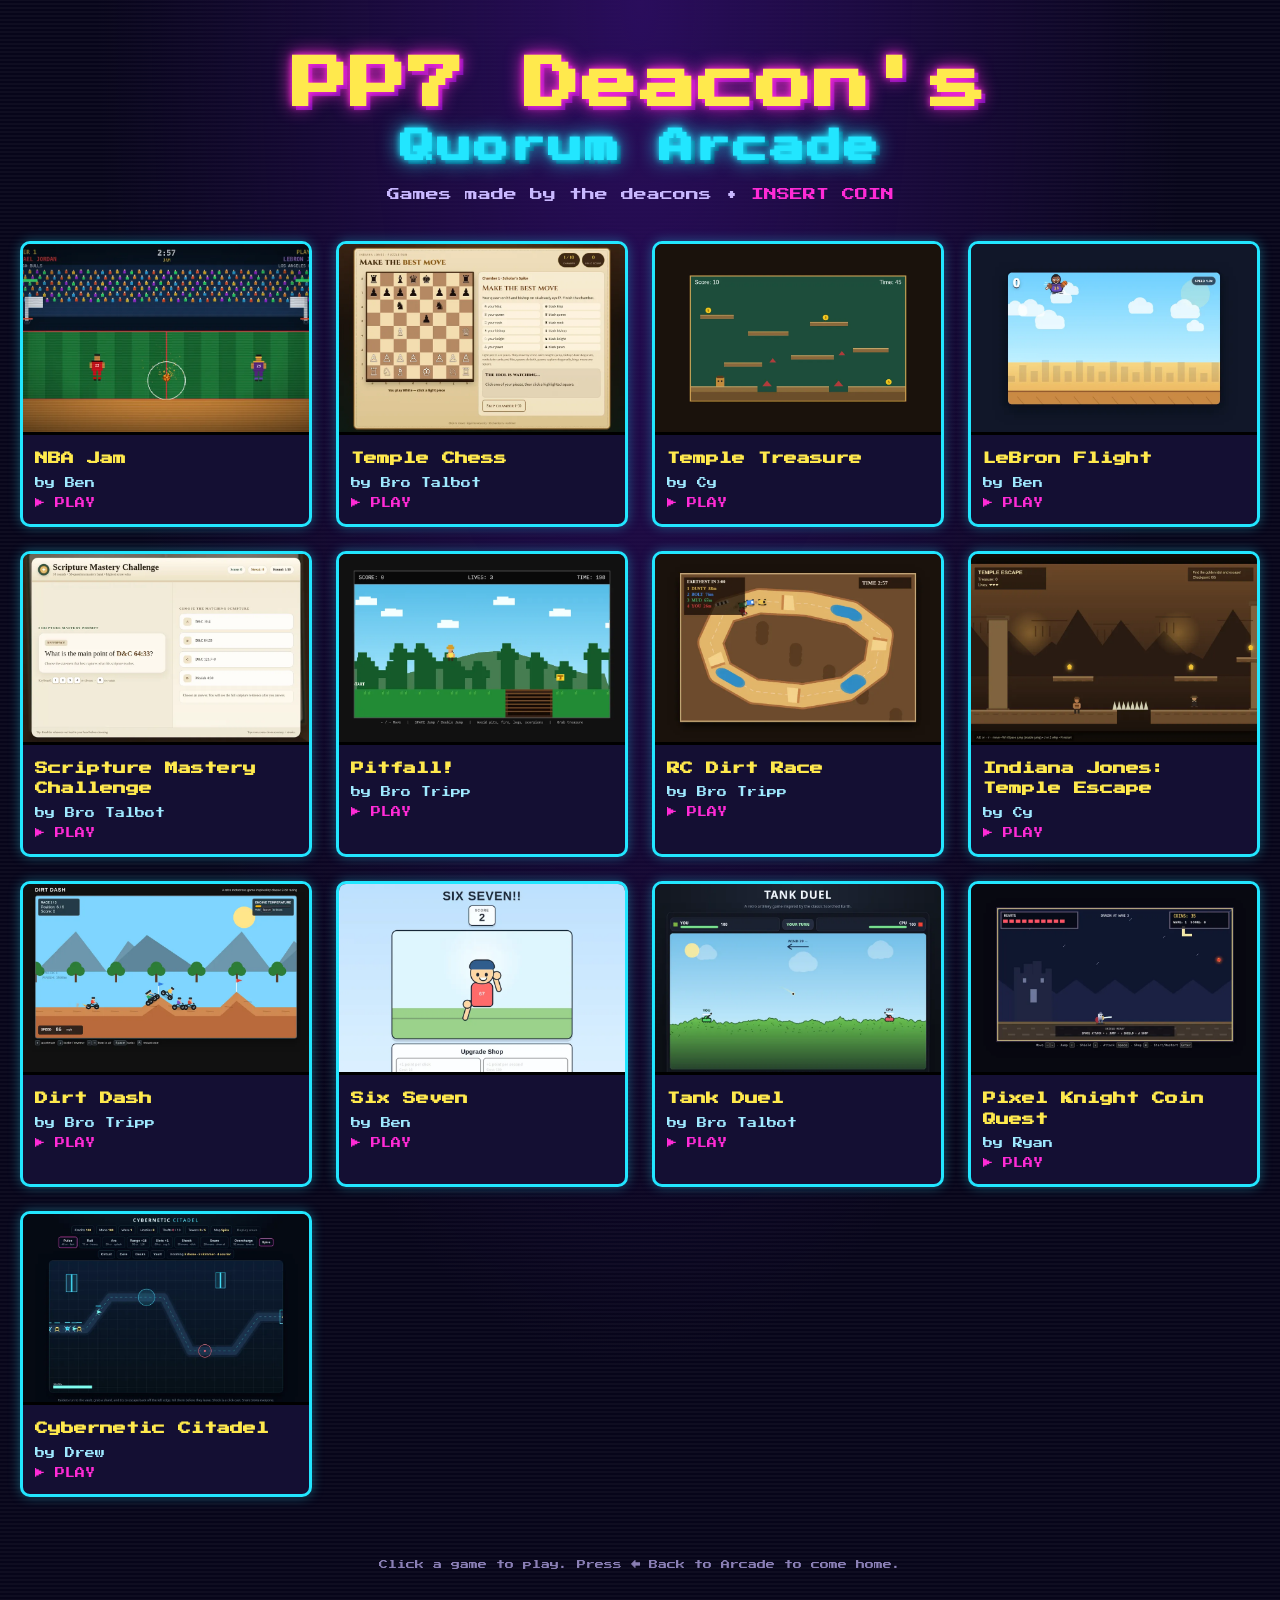
<file: index.html>
<!DOCTYPE html>
<html lang="en">
<head>
<meta charset="UTF-8">
<meta name="viewport" content="width=device-width, initial-scale=1.0">
<title>PP7 Deacon's Quorum Arcade</title>
<meta name="description" content="Games made by the PP7 deacons quorum.">
<link rel="preconnect" href="https://fonts.googleapis.com">
<link rel="preconnect" href="https://fonts.gstatic.com" crossorigin>
<link href="https://fonts.googleapis.com/css2?family=Press+Start+2P&display=swap" rel="stylesheet">
<link rel="stylesheet" href="style.css">
</head>
<body>
<header>
  <h1>PP7 Deacon's<span class="q">Quorum Arcade</span></h1>
  <p class="tag">Games made by the deacons &bull; <span class="blink">INSERT COIN</span></p>
</header>
<main><div class="grid" id="grid"></div></main>
<footer>Click a game to play. Press &larr; Back to Arcade to come home.</footer>
<script src="games.js"></script>
<script>
  const grid = document.getElementById("grid");
  for (const g of window.GAMES) {
    const a = document.createElement("a");
    a.className = "tile";
    a.href = "play.html?g=" + encodeURIComponent(g.slug);
    const img = document.createElement("img");
    img.src = g.shot; img.alt = g.title + " screenshot"; img.loading = "lazy";
    const cap = document.createElement("div"); cap.className = "cap";
    const h = document.createElement("h2"); h.textContent = g.title; cap.appendChild(h);
    if (g.maker) { const p = document.createElement("p"); p.textContent = "by " + g.maker; cap.appendChild(p); }
    const s = document.createElement("span"); s.className = "play"; s.textContent = "\u25B6 PLAY"; cap.appendChild(s);
    a.append(img, cap);
    grid.appendChild(a);
  }
</script>
</body>
</html>
</file>
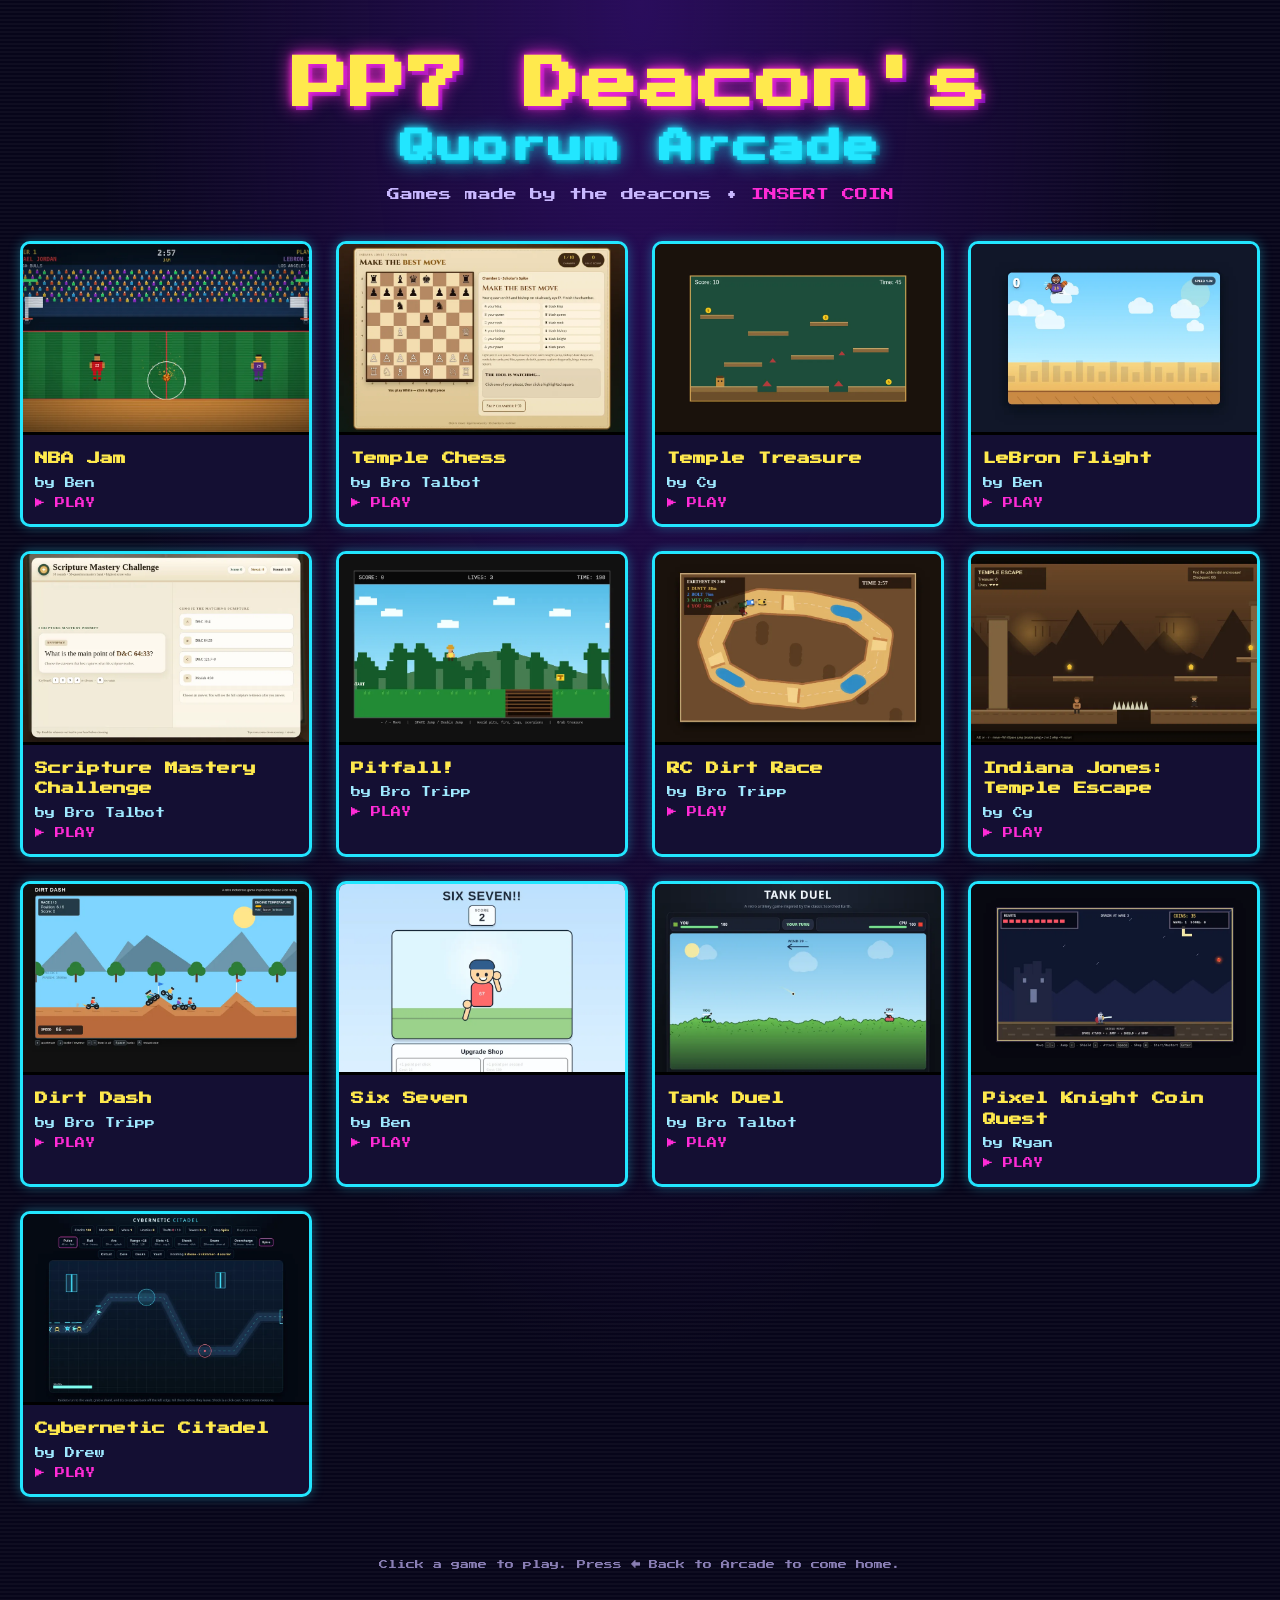
<file: play.html>
<!DOCTYPE html>
<html lang="en">
<head>
<meta charset="UTF-8">
<meta name="viewport" content="width=device-width, initial-scale=1.0">
<title>Play &ndash; PP7 Deacon's Quorum Arcade</title>
<link href="https://fonts.googleapis.com/css2?family=Press+Start+2P&display=swap" rel="stylesheet">
<link rel="stylesheet" href="style.css">
</head>
<body class="playpage">
<div class="bar">
  <a href="./">&larr; Back to Arcade</a>
  <span class="t" id="title"></span>
  <span class="m" id="maker"></span>
  <a id="direct" href="#" target="_blank" rel="noopener">Open full page &#8599;</a>
</div>
<iframe id="frame" title="Game" allow="autoplay; fullscreen; gamepad" allowfullscreen></iframe>
<script src="games.js"></script>
<script>
  const slug = new URLSearchParams(location.search).get("g");
  const game = window.GAMES.find(g => g.slug === slug);
  if (!game) { location.replace("./"); }
  else {
    document.title = game.title + " \u2013 PP7 Deacon's Quorum Arcade";
    document.getElementById("title").textContent = game.title;
    document.getElementById("maker").textContent = game.maker ? "by " + game.maker : "";
    const src = "games/" + game.slug + ".html";
    document.getElementById("direct").href = src;
    const f = document.getElementById("frame");
    const focusGame = () => { try { f.focus(); f.contentWindow.focus(); } catch (e) {} };
    f.addEventListener("load", focusGame);
    f.src = src;
    // Give focus back to the game if the player clicks the top bar background.
    document.querySelector(".bar").addEventListener("click", e => { if (e.target.tagName !== "A") focusGame(); });
  }
</script>
</body>
</html>
</file>
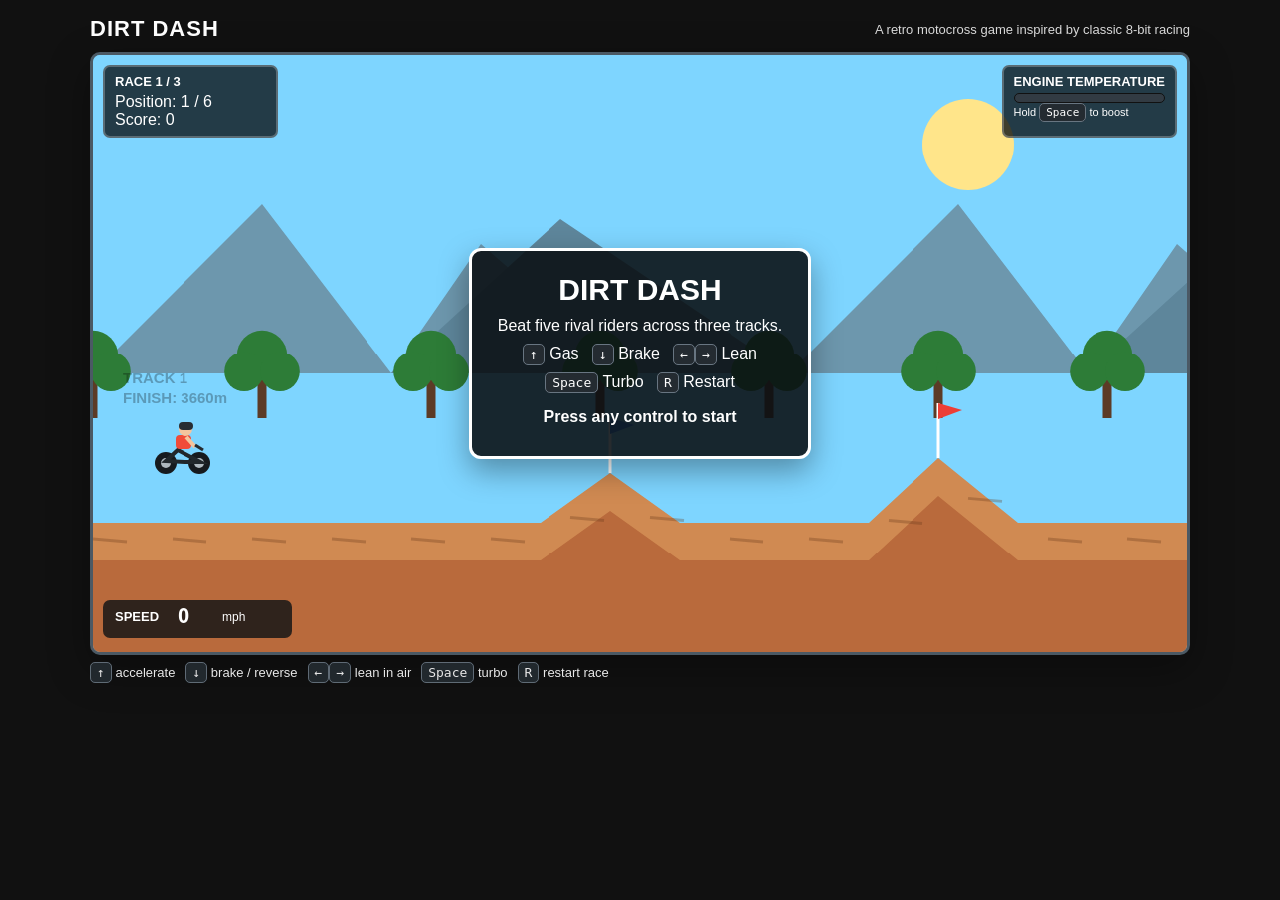
<file: games/dirt-dash.html>
<!DOCTYPE html>
<html lang="en">
<head>
<meta charset="UTF-8">
<meta name="viewport" content="width=device-width,initial-scale=1.0">
<title>Excite Bike - Dirt Dash</title>
<style>
  :root { --sky:#7ed5ff; --dirt:#b96a3c; --track:#d08a52; --grass:#4aa44a; --ink:#182028; }
  * { box-sizing:border-box; }
  html,body { margin:0; min-height:100%; font-family:Arial,Helvetica,sans-serif; background:#111; color:white; }
  body { display:flex; justify-content:center; align-items:center; padding:16px; }
  .wrap { width:min(1100px,100%); }
  .topbar { display:flex; justify-content:space-between; align-items:center; gap:12px; margin-bottom:10px; flex-wrap:wrap; }
  h1 { margin:0; font-size:22px; letter-spacing:1px; }
  .hint { opacity:.85; font-size:13px; }
  .game-shell { position:relative; background:#20262c; border:3px solid #4b5964; border-radius:10px; overflow:hidden; box-shadow:0 14px 40px rgba(0,0,0,.35); }
  canvas { display:block; width:100%; height:auto; background:var(--sky); image-rendering:pixelated; }
  .hud { position:absolute; top:10px; left:10px; right:10px; display:flex; justify-content:space-between; pointer-events:none; }
  .panel { background:rgba(10,16,20,.78); border:2px solid rgba(255,255,255,.25); border-radius:7px; padding:7px 10px; min-width:175px; }
  .panel strong { display:block; font-size:13px; margin-bottom:4px; }
  .bar { height:10px; background:#323b43; border-radius:8px; overflow:hidden; border:1px solid #111; }
  .fill { height:100%; width:0%; background:#ffb100; }
  .center-msg { position:absolute; inset:0; display:flex; align-items:center; justify-content:center; pointer-events:none; }
  .msg { text-align:center; background:rgba(10,14,18,.88); border:3px solid white; border-radius:12px; padding:22px 26px; max-width:440px; box-shadow:0 12px 30px rgba(0,0,0,.35); }
  .msg h2 { margin:0 0 8px; font-size:30px; }
  .msg p { margin:6px 0; line-height:1.4; }
  .hidden { display:none; }
  .controls { margin-top:10px; display:flex; gap:10px; flex-wrap:wrap; font-size:13px; opacity:.9; }
  kbd { background:#242b31; border:1px solid #687581; padding:2px 6px; border-radius:5px; }
</style>
</head>
<body>
<div class="wrap">
  <div class="topbar">
    <h1>DIRT DASH</h1>
    <div class="hint">A retro motocross game inspired by classic 8-bit racing</div>
  </div>

  <div class="game-shell">
    <canvas id="game" width="1100" height="600"></canvas>

    <div class="hud">
      <div class="panel">
        <strong>RACE <span id="raceText">1 / 3</span></strong>
        <div>Position: <span id="pos">1</span> / 6</div>
        <div>Score: <span id="score">0</span></div>
      </div>
      <div class="panel">
        <strong>ENGINE TEMPERATURE</strong>
        <div class="bar"><div id="tempFill" class="fill"></div></div>
        <div style="font-size:11px;margin-top:3px">Hold <kbd>Space</kbd> to boost</div>
      </div>
    </div>

    <div id="center" class="center-msg">
      <div class="msg">
        <h2>DIRT DASH</h2>
        <p>Beat five rival riders across three tracks.</p>
        <p><kbd>↑</kbd> Gas &nbsp; <kbd>↓</kbd> Brake &nbsp; <kbd>←</kbd><kbd>→</kbd> Lean</p>
        <p><kbd>Space</kbd> Turbo &nbsp; <kbd>R</kbd> Restart</p>
        <p style="margin-top:12px;font-weight:bold">Press any control to start</p>
      </div>
    </div>
  </div>

  <div class="controls">
    <span><kbd>↑</kbd> accelerate</span>
    <span><kbd>↓</kbd> brake / reverse</span>
    <span><kbd>←</kbd><kbd>→</kbd> lean in air</span>
    <span><kbd>Space</kbd> turbo</span>
    <span><kbd>R</kbd> restart race</span>
  </div>
</div>

<script>
(() => {
  "use strict";

  const canvas = document.getElementById("game");
  const ctx = canvas.getContext("2d");
  const W = canvas.width, H = canvas.height;

  const keys = Object.create(null);
  let started = false, finished = false, race = 1, score = 0;
  let cameraX = 0, time = 0, last = performance.now();

  const tracks = [
    [
      {x:0,y:470},{x:450,y:470},{x:520,y:420},{x:590,y:470},
      {x:780,y:470},{x:850,y:405},{x:930,y:470},{x:1180,y:470},
      {x:1270,y:420},{x:1360,y:470},{x:1600,y:470},{x:1740,y:390},
      {x:1880,y:470},{x:2140,y:470},{x:2240,y:425},{x:2340,y:470},
      {x:2600,y:470},{x:2700,y:360},{x:2810,y:470},{x:3100,y:470},
      {x:3270,y:410},{x:3440,y:470},{x:3750,y:470}
    ],
    [
      {x:0,y:470},{x:300,y:470},{x:380,y:380},{x:470,y:470},
      {x:700,y:470},{x:810,y:330},{x:920,y:470},{x:1130,y:470},
      {x:1210,y:395},{x:1290,y:470},{x:1490,y:470},{x:1610,y:350},
      {x:1740,y:470},{x:2010,y:470},{x:2130,y:410},{x:2250,y:470},
      {x:2500,y:470},{x:2650,y:300},{x:2800,y:470},{x:3020,y:470},
      {x:3170,y:390},{x:3320,y:470},{x:3650,y:470}
    ],
    [
      {x:0,y:470},{x:260,y:470},{x:360,y:410},{x:460,y:470},
      {x:620,y:470},{x:710,y:360},{x:800,y:470},{x:960,y:470},
      {x:1060,y:410},{x:1160,y:470},{x:1300,y:470},{x:1460,y:290},
      {x:1600,y:470},{x:1790,y:470},{x:1880,y:405},{x:1970,y:470},
      {x:2170,y:470},{x:2310,y:330},{x:2450,y:470},{x:2620,y:470},
      {x:2740,y:380},{x:2860,y:470},{x:3040,y:470},{x:3210,y:280},
      {x:3370,y:470},{x:3750,y:470}
    ]
  ];

  function trackY(x) {
    const p = tracks[race-1];
    if (x <= p[0].x) return p[0].y;
    for (let i=1;i<p.length;i++) {
      if (x <= p[i].x) {
        const a=p[i-1], b=p[i];
        const t=(x-a.x)/(b.x-a.x);
        return a.y+(b.y-a.y)*t;
      }
    }
    return p[p.length-1].y;
  }

  function slopeAt(x) {
    const p = tracks[race-1];
    for (let i=1;i<p.length;i++) {
      if (x <= p[i].x) {
        return Math.atan2(p[i].y-p[i-1].y, p[i].x-p[i-1].x);
      }
    }
    return 0;
  }

  const bike = {
    x:90,y:400,vx:0,vy:0,angle:0,air:false,airTime:0,
    temp:0,boosting:false,crash:0,wheels:0
  };

  const rivals = [];
  const rivalColors = ["#d34a37","#7d53c8","#f2c94c","#2d9cdb","#27ae60"];
  function resetRivals() {
    rivals.length=0;
    for(let i=0;i<5;i++){
      rivals.push({
        x:50-(i*50), y:trackY(Math.max(0,50-i*50))-12,
        vx:160 + Math.random()*35 + race*6,
        angle:0, color:rivalColors[i],
        wobble:Math.random()*10,
        jump:0
      });
    }
  }

  function resetRace() {
    bike.x=90; bike.y=trackY(bike.x)-12; bike.vx=0; bike.vy=0;
    bike.angle=0; bike.air=false; bike.airTime=0; bike.temp=0; bike.crash=0;
    cameraX=0; time=0; finished=false;
    resetRivals();
    hideMessage();
  }

  function startGame() {
    started=true;
    race=1; score=0;
    resetRace();
  }

  function finishRace() {
    if(finished) return;
    finished=true;
    const place = 1 + rivals.filter(r=>r.x > bike.x).length;
    const bonus = Math.max(1, 7-place) * 250;
    score += bonus;
    const msg =
      place===1 ? "YOU WIN!" :
      `FINISHED ${place}${place===2?"ND":place===3?"RD":"TH"}`;
    showMessage(msg, `Race ${race} complete. +${bonus} bonus points.`,
      race<3 ? "Press ↑ / Space to start the next race." : "Press ↑ / Space for a rematch.");
  }

  function nextRace() {
    if(!finished) return;
    if(race<3) race++;
    else { race=1; score=0; }
    resetRace();
    started=true;
  }

  function showMessage(title, body, footer) {
    const c=document.getElementById("center");
    c.querySelector(".msg").innerHTML =
      `<h2>${title}</h2><p>${body}</p><p style="margin-top:12px;font-weight:bold">${footer}</p>`;
    c.classList.remove("hidden");
  }
  function hideMessage(){document.getElementById("center").classList.add("hidden");}

  function onKey(e) {
    const k=e.key.toLowerCase();
    keys[k]=true;
    if(["arrowup","arrowdown","arrowleft","arrowright"," ","r"].includes(k) || e.code==="Space"){
      e.preventDefault();
    }
    if(!started && (k.startsWith("arrow") || e.code==="Space")) startGame();
    if(started && finished && (k.startsWith("arrow") || e.code==="Space")) nextRace();
    if(k==="r") {
      if(!started) startGame(); else { started=true; resetRace(); }
    }
  }
  function offKey(e){ keys[e.key.toLowerCase()]=false; }

  window.addEventListener("keydown",onKey,{passive:false});
  window.addEventListener("keyup",offKey);

  function spawnDust(x,y,n=3){
    for(let i=0;i<n;i++) dust.push({
      x, y, vx:-30-Math.random()*80, vy:-20-Math.random()*50,
      life:.3+Math.random()*.35, size:2+Math.random()*4
    });
  }
  const dust=[];

  function update(dt) {
    if(!started || finished) return;
    time += dt;

    const gas = keys["arrowup"];
    const brake = keys["arrowdown"];
    const left = keys["arrowleft"];
    const right = keys["arrowright"];
    const turbo = keys[" "] || keys["spacebar"];

    bike.boosting = !!turbo && bike.temp < 100 && bike.crash<=0;
    const targetMax = bike.boosting ? 370 : 265;
    const accel = gas ? (bike.boosting ? 300 : 190) : -70;
    if(bike.crash<=0){
      bike.vx += accel*dt;
      if(brake) bike.vx -= 240*dt;
      bike.vx *= Math.pow(0.985, dt*60);
      bike.vx = Math.max(-70, Math.min(targetMax, bike.vx));
      if(bike.boosting) bike.temp += 31*dt;
      else bike.temp -= 17*dt;
      bike.temp = Math.max(0, Math.min(100,bike.temp));
    } else {
      bike.vx *= Math.pow(.965,dt*60);
      bike.crash -= dt;
      if(bike.crash<=0){ bike.angle=0; }
    }

    if(bike.air){
      if(left) bike.angle -= 3.0*dt;
      if(right) bike.angle += 3.0*dt;
      bike.vy += 740*dt;
      bike.y += bike.vy*dt;
      bike.x += bike.vx*dt;
      bike.airTime += dt;

      const ground = trackY(bike.x)-12;
      if(bike.y >= ground){
        bike.y=ground;
        bike.vy=0;
        const desired=slopeAt(bike.x);
        const err = Math.abs(angleDiff(bike.angle, desired));
        bike.air=false;
        if(err > 0.75 || Math.abs(bike.airTime) > 2.1){
          bike.crash=1.1;
          bike.vx*=.55;
          score=Math.max(0,score-120);
          spawnDust(bike.x,bike.y+10,8);
        } else {
          score += Math.round(bike.airTime*80);
          bike.angle = desired;
          spawnDust(bike.x,bike.y+7,5);
        }
      }
    } else if(bike.crash<=0){
      bike.x += bike.vx*dt;
      const ground=trackY(bike.x)-12;
      bike.y=ground;
      bike.angle=slopeAt(bike.x);
      // automatic jump when the track drops quickly beneath the rider
      const aheadY=trackY(bike.x+55);
      if(ground - (aheadY-12) > 18 && bike.vx > 135){
        bike.air=true;
        bike.vy = -270 - Math.min(70,bike.vx*.12);
        bike.y -= 2;
        bike.airTime=0;
      }
      if(Math.random()<dt*10 && gas) spawnDust(bike.x-8,bike.y+10,1);
    }

    // Cool engine rapidly near landing, slowly while rolling.
    if(!bike.boosting && bike.temp>0) bike.temp=Math.max(0,bike.temp-3*dt);

    rivals.forEach((r,idx)=>{
      const target=180 + race*20 + idx*4;
      r.vx += (target-r.vx)*dt*0.8;
      r.x += r.vx*dt;
      const gy=trackY(r.x);
      const next=trackY(r.x+42);
      if(gy-next > 25 && r.vx>150 && Math.random()<dt*3.2){
        r.jump=.55+Math.random()*.35;
        r.y=gy-18; r.vx+=25;
      }
      if(r.jump>0){
        r.jump-=dt;
        r.y += (gy-r.y)*dt*.7 - 75*dt;
      } else {
        r.y=gy-10;
      }
      r.angle=slopeAt(r.x);
    });

    cameraX += ((bike.x-230)-cameraX)*Math.min(1,dt*5);
    cameraX = Math.max(0, cameraX);

    if(bike.x >= tracks[race-1][tracks[race-1].length-1].x-60) finishRace();

    // collide with rivals
    if(bike.crash<=0 && !bike.air){
      for(const r of rivals){
        if(Math.abs(bike.x-r.x)<30 && Math.abs(bike.y-r.y)<22){
          bike.crash=.75; bike.vx*=.55; score=Math.max(0,score-75);
          spawnDust(bike.x,bike.y+10,7);
          break;
        }
      }
    }

    // particles
    for(let i=dust.length-1;i>=0;i--){
      const p=dust[i]; p.x+=p.vx*dt; p.y+=p.vy*dt; p.vy+=130*dt; p.life-=dt;
      if(p.life<=0) dust.splice(i,1);
    }

    document.getElementById("score").textContent=Math.floor(score);
    const pos=1+rivals.filter(r=>r.x>bike.x).length;
    document.getElementById("pos").textContent=pos;
    document.getElementById("raceText").textContent=`${race} / 3`;
    document.getElementById("tempFill").style.width=bike.temp+"%";
  }

  function angleDiff(a,b){
    let d=a-b;
    while(d>Math.PI)d-=Math.PI*2;
    while(d<-Math.PI)d+=Math.PI*2;
    return d;
  }

  function rr(x,y,w,h,r=6){
    ctx.beginPath();
    ctx.moveTo(x+r,y);
    ctx.arcTo(x+w,y,x+w,y+h,r);
    ctx.arcTo(x+w,y+h,x,y+h,r);
    ctx.arcTo(x,y+h,x,y,r);
    ctx.arcTo(x,y,x+w,y,r);
    ctx.closePath();
    ctx.fill();
  }

  function drawBackground() {
    ctx.fillStyle="#7ed5ff"; ctx.fillRect(0,0,W,H);
    // sun
    ctx.fillStyle="#ffe58a"; ctx.beginPath(); ctx.arc(880,90,46,0,Math.PI*2); ctx.fill();

    // mountains
    const off=-(cameraX*.15)%700;
    for(let i=-1;i<3;i++){
      const x=i*700+off;
      ctx.fillStyle="#6d97ad";
      ctx.beginPath();
      ctx.moveTo(x,320); ctx.lineTo(x+170,150); ctx.lineTo(x+300,320); ctx.lineTo(x+390,190);
      ctx.lineTo(x+540,320); ctx.closePath(); ctx.fill();
      ctx.fillStyle="#5e869b";
      ctx.beginPath();
      ctx.moveTo(x+300,320); ctx.lineTo(x+470,165); ctx.lineTo(x+700,320); ctx.closePath(); ctx.fill();
    }

    // distant trees
    const treeOff=-(cameraX*.32)%170;
    for(let i=-1;i<9;i++){
      const x=i*170+treeOff;
      drawTree(x,365,0.9);
    }
  }

  function drawTree(x,y,s){
    ctx.fillStyle="#5c3b26"; ctx.fillRect(x-5*s,y-55*s,10*s,55*s);
    ctx.fillStyle="#2d7c37";
    ctx.beginPath(); ctx.arc(x,y-70*s,28*s,0,Math.PI*2); ctx.fill();
    ctx.beginPath(); ctx.arc(x-20*s,y-52*s,22*s,0,Math.PI*2); ctx.fill();
    ctx.beginPath(); ctx.arc(x+20*s,y-52*s,22*s,0,Math.PI*2); ctx.fill();
  }

  function drawTrack(){
    ctx.save();
    ctx.translate(-cameraX,0);
    const p=tracks[race-1];

    // grass/ground below track
    ctx.fillStyle="#4aa44a"; ctx.fillRect(cameraX-30,470,W+60,H-470);

    // track polygon
    ctx.fillStyle="#d08a52";
    ctx.beginPath();
    ctx.moveTo(p[0].x,470);
    for(const pt of p) ctx.lineTo(pt.x,pt.y);
    ctx.lineTo(p[p.length-1].x,H);
    ctx.lineTo(p[0].x,H);
    ctx.closePath(); ctx.fill();

    // darker lower dirt strip
    ctx.fillStyle="#b96a3c";
    ctx.beginPath();
    ctx.moveTo(p[0].x,510);
    for(const pt of p) ctx.lineTo(pt.x,pt.y+38);
    ctx.lineTo(p[p.length-1].x,H);
    ctx.lineTo(p[0].x,H);
    ctx.closePath(); ctx.fill();

    // lane-like marks
    ctx.strokeStyle="rgba(100,55,25,.30)";
    ctx.lineWidth=3;
    for(let x=Math.floor(cameraX/80)*80;x<cameraX+W+100;x+=80){
      const y=trackY(x)+16;
      ctx.beginPath(); ctx.moveTo(x,y); ctx.lineTo(x+34,y+3); ctx.stroke();
    }

    // jumps / flags
    for(let i=1;i<p.length-1;i++){
      const pt=p[i];
      if(pt.y<430){
        ctx.strokeStyle="#fff"; ctx.lineWidth=3;
        ctx.beginPath(); ctx.moveTo(pt.x,pt.y); ctx.lineTo(pt.x,pt.y-55); ctx.stroke();
        ctx.fillStyle = i%2 ? "#ed3d35" : "#2f80ed";
        ctx.beginPath(); ctx.moveTo(pt.x,pt.y-55); ctx.lineTo(pt.x+24,pt.y-48); ctx.lineTo(pt.x,pt.y-39); ctx.closePath(); ctx.fill();
      }
    }

    // finish line
    const finishX=p[p.length-1].x-50;
    const fy=trackY(finishX);
    for(let row=0;row<5;row++){
      for(let col=0;col<2;col++){
        ctx.fillStyle=(row+col)%2 ? "#fff" : "#222";
        ctx.fillRect(finishX+col*12,fy-54+row*11,12,11);
      }
    }
    ctx.restore();
  }

  function drawBike(x,y,angle,color="#ef4e36",scale=1,player=false){
    ctx.save();
    ctx.translate(x,y);
    ctx.rotate(angle);

    // shadow
    if(!player){
      ctx.globalAlpha=.18;
      ctx.fillStyle="#111"; ctx.beginPath(); ctx.ellipse(0,18,24,5,0,0,Math.PI*2); ctx.fill();
      ctx.globalAlpha=1;
    }

    // wheels
    ctx.fillStyle="#161a1e";
    for(const wx of [-17,17]){
      ctx.beginPath(); ctx.arc(wx,10,11,0,Math.PI*2); ctx.fill();
      ctx.fillStyle="#aeb7bd"; ctx.beginPath(); ctx.arc(wx,10,5,0,Math.PI*2); ctx.fill();
      ctx.fillStyle="#161a1e";
    }

    // frame
    ctx.strokeStyle="#21272b"; ctx.lineWidth=4;
    ctx.beginPath(); ctx.moveTo(-17,8); ctx.lineTo(-5,-3); ctx.lineTo(18,9); ctx.lineTo(2,9); ctx.closePath(); ctx.stroke();

    // body / rider
    ctx.fillStyle=color; rr(-7,-18,16,14,4);
    ctx.fillStyle="#f4c49d"; ctx.beginPath(); ctx.arc(3,-24,7,0,Math.PI*2); ctx.fill();
    ctx.fillStyle="#272d33"; rr(-4,-31,15,8,4);
    ctx.strokeStyle="#f4c49d"; ctx.lineWidth=4;
    ctx.beginPath(); ctx.moveTo(4,-16); ctx.lineTo(13,-6); ctx.stroke();

    // handlebars
    ctx.strokeStyle="#252b30"; ctx.lineWidth=3;
    ctx.beginPath(); ctx.moveTo(13,-8); ctx.lineTo(21,-3); ctx.stroke();

    // turbo flame
    if(player && bike.boosting){
      ctx.fillStyle="#ffcf33";
      ctx.beginPath(); ctx.moveTo(-25,4); ctx.lineTo(-46,-4); ctx.lineTo(-30,6); ctx.lineTo(-44,14); ctx.closePath(); ctx.fill();
      ctx.fillStyle="#ff6b35";
      ctx.beginPath(); ctx.moveTo(-24,7); ctx.lineTo(-40,2); ctx.lineTo(-28,10); ctx.closePath(); ctx.fill();
    }

    // crashed rider
    if(player && bike.crash>0){
      ctx.fillStyle="rgba(255,255,255,.85)";
      ctx.font="bold 14px Arial";
      ctx.fillText("!",28,-20);
    }

    ctx.restore();
  }

  function drawDust(){
    ctx.save(); ctx.translate(-cameraX,0);
    for(const p of dust){
      ctx.globalAlpha=Math.max(0,p.life/.6);
      ctx.fillStyle="#d3a16e";
      ctx.beginPath(); ctx.arc(p.x,p.y,p.size,0,Math.PI*2); ctx.fill();
    }
    ctx.restore();
  }

  function draw(){
    ctx.clearRect(0,0,W,H);
    drawBackground();
    drawTrack();

    // distance marker text
    ctx.save();
    ctx.translate(-cameraX,0);
    ctx.fillStyle="rgba(0,0,0,.28)";
    ctx.font="bold 15px Arial";
    const finish=tracks[race-1][tracks[race-1].length-1].x;
    ctx.fillText(`TRACK ${race}`, Math.max(cameraX+20,30), 330);
    ctx.fillText(`FINISH: ${Math.max(0,Math.round(finish-bike.x))}m`, Math.max(cameraX+20,30), 350);

    for(const r of rivals) drawBike(r.x,r.y,r.angle,r.color,.9,false);
    drawBike(bike.x,bike.y,bike.angle,bike.crash>0?"#d9d9d9":"#f04b39",1,true);
    ctx.restore();

    drawDust();

    // speedometer
    ctx.fillStyle="rgba(10,16,20,.78)";
    rr(10,H-52,190,38,7);
    ctx.fillStyle="#fff";
    ctx.font="bold 13px Arial";
    ctx.fillText("SPEED",22,H-31);
    ctx.font="bold 22px Arial";
    ctx.fillText(Math.max(0,Math.round(bike.vx*.43)),85,H-29);
    ctx.font="12px Arial";
    ctx.fillText("mph",130,H-31);

    if(!started){
      // title screen remains visible
    } else if(!finished && bike.temp>92){
      ctx.fillStyle="rgba(170,30,20,.86)";
      rr(W/2-150,74,300,36,7);
      ctx.fillStyle="#fff"; ctx.font="bold 16px Arial"; ctx.textAlign="center";
      ctx.fillText(bike.temp>=100?"ENGINE OVERHEATED!":"ENGINE HOT — RELEASE TURBO",W/2,98);
      ctx.textAlign="left";
    }
  }

  function loop(now){
    const dt=Math.min(.033,(now-last)/1000); last=now;
    update(dt); draw();
    requestAnimationFrame(loop);
  }

  // Initial state
  document.getElementById("tempFill").style.width="0%";
  draw();
  requestAnimationFrame(loop);
})();
</script>
</body>
</html>
</file>
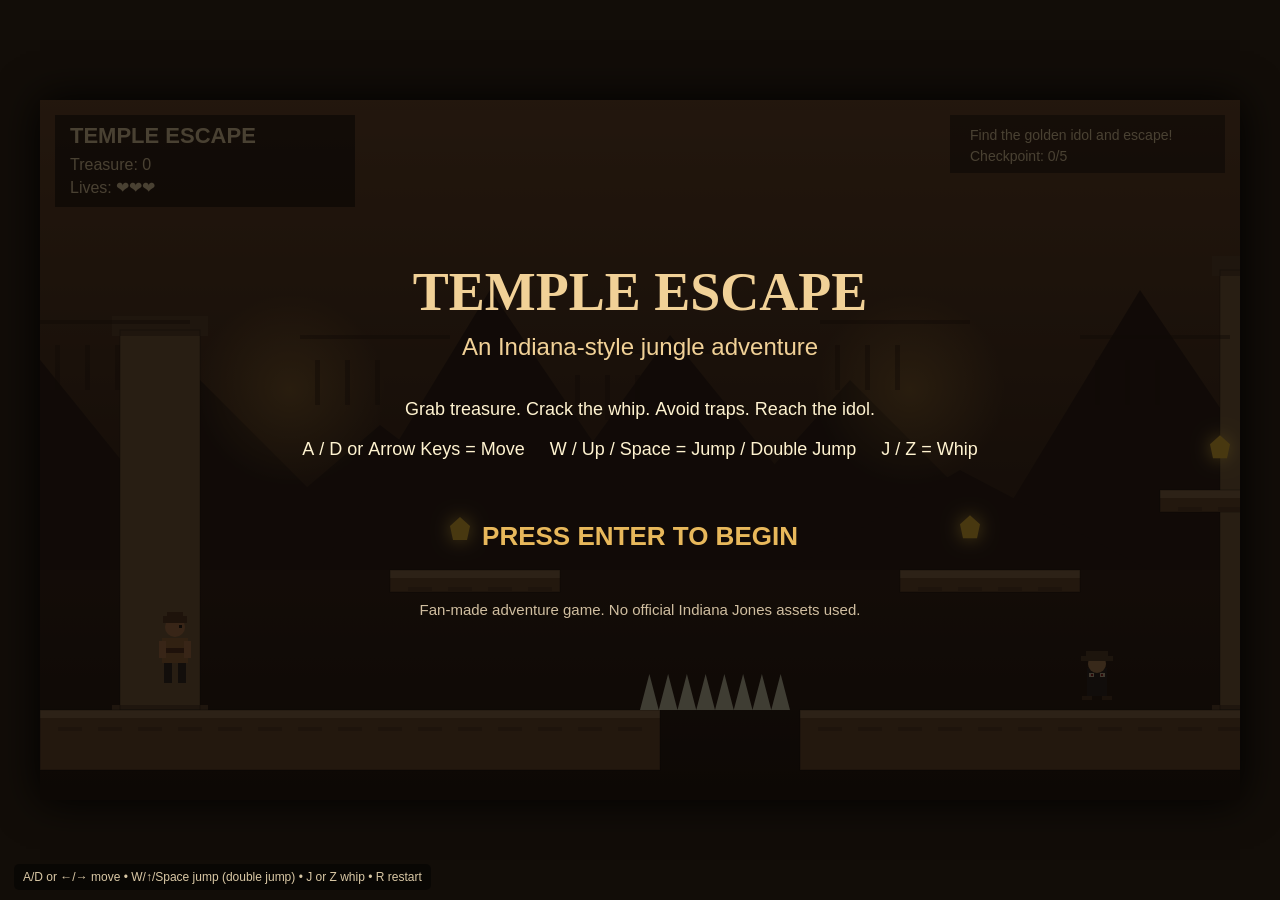
<file: games/indiana-jones-temple-escape.html>
<!DOCTYPE html>
<html lang="en">
<head>
<meta charset="UTF-8">
<meta name="viewport" content="width=device-width,initial-scale=1.0">
<title>Temple Escape - Indiana-Style Adventure</title>
<style>
  html,body{margin:0;height:100%;overflow:hidden;background:#120d08;color:#fff;font-family:Arial,Helvetica,sans-serif}
  body{display:flex;align-items:center;justify-content:center}
  canvas{display:block;background:#1b120b;image-rendering:auto;box-shadow:0 0 40px #000}
  #help{position:fixed;left:14px;bottom:10px;font-size:12px;color:#d9c8a5;background:rgba(0,0,0,.45);padding:6px 9px;border-radius:5px;pointer-events:none}
</style>
</head>
<body>
<canvas id="game" width="1200" height="700"></canvas>
<div id="help">A/D or ←/→ move • W/↑/Space jump (double jump) • J or Z whip • R restart</div>
<script>
'use strict';
const canvas=document.getElementById('game');
const ctx=canvas.getContext('2d');
const W=canvas.width,H=canvas.height;

const keys={};
addEventListener('keydown',e=>{keys[e.key.toLowerCase()]=true; if(['arrowup','arrowdown','arrowleft','arrowright',' '].includes(e.key.toLowerCase()))e.preventDefault(); if(e.key.toLowerCase()==='r'&&gameState!=='play')reset();});
addEventListener('keyup',e=>keys[e.key.toLowerCase()]=false);

const level={width:7200,height:1200};
let cameraX=0,cameraY=0,gameState='title',score=0,lives=3,time=0,message='',messageTimer=0,finishTimer=0;

const player={x:120,y:520,w:30,h:46,vx:0,vy:0,speed:250,jump:560,onGround:false,jumpsUsed:0,maxJumps:2,facing:1,whipTimer:0,invuln:0,spawnX:120,spawnY:520};

const platforms=[
{x:0,y:610,w:620,h:60},{x:760,y:610,w:490,h:60},{x:1380,y:610,w:540,h:60},{x:2040,y:610,w:410,h:60},
{x:2550,y:610,w:580,h:60},{x:3220,y:610,w:470,h:60},{x:3820,y:610,w:500,h:60},{x:4460,y:610,w:620,h:60},
{x:5200,y:610,w:470,h:60},{x:5830,y:610,w:640,h:60},{x:6600,y:610,w:600,h:60},
{x:350,y:470,w:170,h:22},{x:860,y:470,w:180,h:22},{x:1120,y:390,w:140,h:22},{x:1500,y:470,w:180,h:22},
{x:1720,y:360,w:160,h:22},{x:2140,y:470,w:170,h:22},{x:2680,y:455,w:160,h:22},{x:2920,y:360,w:150,h:22},
{x:3370,y:440,w:170,h:22},{x:3640,y:340,w:160,h:22},{x:3920,y:450,w:180,h:22},{x:4230,y:350,w:140,h:22},
{x:4620,y:460,w:170,h:22},{x:4900,y:340,w:180,h:22},{x:5300,y:455,w:150,h:22},{x:5560,y:350,w:170,h:22},
{x:5940,y:450,w:170,h:22},{x:6260,y:340,w:160,h:22},{x:6690,y:455,w:170,h:22}
];

const spikes=[
{x:600,y:574,w:150,h:36},{x:1250,y:574,w:130,h:36},{x:1920,y:574,w:120,h:36},{x:2450,y:574,w:100,h:36},
{x:3130,y:574,w:90,h:36},{x:3690,y:574,w:130,h:36},{x:4320,y:574,w:140,h:36},{x:5080,y:574,w:120,h:36},{x:5670,y:574,w:160,h:36},{x:6470,y:574,w:130,h:36}
];

const pits=[];
for(let x=620;x<7200;x+=540) pits.push({x:x,w:140});

const gems=[
{x:420,y:430},{x:930,y:430},{x:1180,y:350},{x:1560,y:430},{x:1790,y:320},{x:2200,y:430},{x:2730,y:415},{x:2970,y:320},
{x:3420,y:400},{x:3700,y:300},{x:3970,y:410},{x:4290,y:310},{x:4680,y:420},{x:4970,y:300},{x:5370,y:415},{x:5650,y:310},
{x:6020,y:410},{x:6350,y:300},{x:6760,y:415}
].map((g,i)=>({...g,r:11,collected:false,id:i}));

const enemies=[
{x:1040,y:554,w:34,h:46,vx:-55,min:790,max:1220,kind:'guard'},
{x:1740,y:314,w:34,h:46,vx:45,min:1630,max:1890,kind:'guard'},
{x:2270,y:564,w:34,h:46,vx:65,min:2050,max:2400,kind:'guard'},
{x:3470,y:394,w:34,h:46,vx:-45,min:3370,max:3535,kind:'guard'},
{x:4020,y:404,w:34,h:46,vx:55,min:3890,max:4100,kind:'guard'},
{x:4740,y:414,w:34,h:46,vx:-55,min:4620,max:4790,kind:'guard'},
{x:5440,y:409,w:34,h:46,vx:50,min:5310,max:5445,kind:'guard'},
{x:6110,y:404,w:34,h:46,vx:-55,min:5940,max:6110,kind:'guard'}
].map(e=>({...e,alive:true,stun:0}));

const rollingBoulders=[
{x:1560,y:80,r:28,vx:-90,vy:0,active:false,startX:1560},
{x:4100,y:80,r:34,vx:-110,vy:0,active:false,startX:4100},
{x:6030,y:80,r:32,vx:-105,vy:0,active:false,startX:6030}
];

const checkpoints=[{x:1200,y:520,active:false},{x:2500,y:520,active:false},{x:3820,y:520,active:false},{x:5200,y:520,active:false},{x:6600,y:520,active:false}];

const templeColumns=[
{x:80,y:230,w:80,h:380},{x:1180,y:170,w:55,h:440},{x:1900,y:210,w:65,h:400},{x:3120,y:180,w:80,h:430},
{x:4310,y:160,w:65,h:450},{x:5680,y:190,w:75,h:420},{x:7060,y:190,w:80,h:420}
];

function reset(){
 gameState='play';score=0;lives=3;time=0;finishTimer=0;message='';
 player.x=player.spawnX=120;player.y=player.spawnY=520;player.vx=player.vy=0;player.invuln=0;player.onGround=false;player.jumpsUsed=0;player.jumpLock=false;
 gems.forEach(g=>g.collected=false);enemies.forEach(e=>{e.alive=true;e.stun=0});
 rollingBoulders.forEach(b=>{b.x=b.startX;b.y=80;b.vx=-Math.abs(b.vx);b.vy=0;b.active=false});
 checkpoints.forEach(c=>c.active=false);
}

function rectsOverlap(a,b){return a.x<b.x+b.w&&a.x+a.w>b.x&&a.y<b.y+b.h&&a.y+a.h>b.y}
function clamp(v,a,b){return Math.max(a,Math.min(b,v));}
function showMsg(t){message=t;messageTimer=2.5;}
function hurt(reason){
 if(player.invuln>0)return;
 lives--;player.invuln=2.0;player.vy=-300;player.vx=-player.facing*120;showMsg(reason||'Watch out!');
 if(lives<=0){gameState='gameover';return;}
 player.x=player.spawnX;player.y=player.spawnY;player.vx=player.vy=0;player.onGround=false;player.jumpsUsed=0;player.jumpLock=false;
}

function update(dt){
 if(gameState==='title'||gameState==='gameover'||gameState==='win')return;
 time+=dt;
 if(messageTimer>0)messageTimer-=dt;
 if(player.invuln>0)player.invuln-=dt;

 const left=keys['a']||keys['arrowleft'],right=keys['d']||keys['arrowright'],jump=keys['w']||keys['arrowup']||keys[' '],whip=keys['j']||keys['z'];
 let move=(right?1:0)-(left?1:0);
 player.vx += move*player.speed*dt*7;
 if(!move) player.vx *= Math.pow(0.001,dt);
 player.vx=clamp(player.vx,-player.speed,player.speed);
 if(move)player.facing=move;
 if(jump && !player.jumpLock && player.jumpsUsed<player.maxJumps){
   player.vy=-player.jump;
   player.onGround=false;
   player.jumpsUsed++;
   player.jumpLock=true;
 }
 if(!jump)player.jumpLock=false;
 if(whip && player.whipCooldown<=0){player.whipTimer=.20;player.whipCooldown=.42;}
 if(player.whipCooldown>0)player.whipCooldown-=dt;
 if(player.whipTimer>0)player.whipTimer-=dt;

 player.vy+=1450*dt;
 let oldY=player.y;
 player.x+=player.vx*dt;player.y+=player.vy*dt;
 player.x=clamp(player.x,0,level.width-player.w);
 player.onGround=false;
 for(const p of platforms){
   if(player.x+player.w>p.x&&player.x<p.x+p.w){
     if(oldY+player.h<=p.y && player.y+player.h>=p.y && player.vy>=0){player.y=p.y-player.h;player.vy=0;player.onGround=true;player.jumpsUsed=0;}
     else if(oldY>=p.y+p.h && player.y<=p.y+p.h && player.vy<0){player.y=p.y+p.h;player.vy=0;}
   }
 }
 for(const s of spikes){if(rectsOverlap(player,{x:s.x,y:s.y,w:s.w,h:s.h}))hurt('Spikes!');}
 if(player.y>760)hurt('You fell!');

 for(const c of checkpoints){if(!c.active&&player.x>c.x){c.active=true;player.spawnX=c.x;player.spawnY=c.y;showMsg('Checkpoint reached!');}}
 for(const g of gems){if(!g.collected&&Math.hypot(player.x+player.w/2-g.x,player.y+player.h/2-g.y)<30){g.collected=true;score+=100;showMsg('+100 treasure');}}

 for(const e of enemies){
   if(!e.alive)continue;
   e.x+=e.vx*dt;
   if(e.x<e.min||e.x>e.max)e.vx*=-1;
   if(e.stun>0)e.stun-=dt;
   if(rectsOverlap(player,e)){
      const whipHit=player.whipTimer>0 && ((player.facing>0&&player.x<e.x)||(player.facing<0&&player.x>e.x));
      if(whipHit){e.alive=false;score+=200;showMsg('+200 guard defeated');}
      else if(player.vy>100&&player.y+player.h-e.y<20){e.alive=false;player.vy=-330;score+=150;showMsg('+150 stomp');}
      else hurt('A guard caught you!');
   }
 }

 for(const b of rollingBoulders){
   if(!b.active && player.x>b.startX-380)b.active=true;
   if(b.active){b.vy+=1200*dt;b.x+=b.vx*dt;b.y+=b.vy*dt;let landed=false;
     for(const p of platforms){if(b.x+b.r>p.x&&b.x-b.r<p.x+p.w&&b.y+b.r>=p.y&&b.y-b.r<p.y&&b.vy>0){b.y=p.y-b.r;b.vy=0;landed=true;}}
     if(b.y>900){b.x=b.startX;b.y=80;b.vy=0;b.active=false;}
     if(Math.hypot(player.x+player.w/2-b.x,player.y+player.h/2-b.y)<b.r+25)hurt('BOULDER!');
   }
 }

 const goalX=6980;
 if(player.x>goalX){
   gameState='win';finishTimer=time;
 }
 cameraX+=(player.x-420-cameraX)*Math.min(1,dt*5);
 cameraX=clamp(cameraX,0,level.width-W);
 cameraY=0;
}

function drawBackground(){
 const grd=ctx.createLinearGradient(0,0,0,H);grd.addColorStop(0,'#6b4728');grd.addColorStop(.55,'#3d2818');grd.addColorStop(1,'#1c120b');ctx.fillStyle=grd;ctx.fillRect(0,0,W,H);
 // distant mountains
 ctx.fillStyle='#2a1b12';
 for(let i=0;i<18;i++){let x=((i*470-cameraX*.18)%3000)-300;let h=100+(i%5)*45;ctx.beginPath();ctx.moveTo(x,470);ctx.lineTo(x+170,470-h);ctx.lineTo(x+360,470);ctx.closePath();ctx.fill();}
 // torch glow
 for(let x=250;x<7200;x+=620){
   let sx=x-cameraX*0.45;
   if(sx>-100&&sx<W+100){let g=ctx.createRadialGradient(sx,290,2,sx,290,95);g.addColorStop(0,'rgba(255,196,83,.30)');g.addColorStop(1,'rgba(255,196,83,0)');ctx.fillStyle=g;ctx.fillRect(sx-100,190,sx+100,200)}
 }
}

function drawTemple(){
 ctx.save();ctx.translate(-cameraX,-cameraY);
 for(const c of templeColumns){
   ctx.fillStyle='#7f633e';ctx.fillRect(c.x,c.y,c.w,c.h);
   ctx.fillStyle='#5d452b';ctx.fillRect(c.x-8,c.y-14,c.w+16,20);ctx.fillRect(c.x-8,c.y+c.h-5,c.w+16,15);
   ctx.strokeStyle='rgba(0,0,0,.3)';ctx.strokeRect(c.x,c.y,c.w,c.h);
 }
 ctx.fillStyle='#8f7047';ctx.fillRect(6750,140,360,30);ctx.fillStyle='#5b432b';ctx.fillRect(6780,170,300,280);
 // murals / hieroglyphs
 ctx.fillStyle='rgba(41,24,13,.45)';
 for(let x=0;x<7200;x+=260){ctx.fillRect(x,220+(x/260%3)*15,150,4);ctx.fillRect(x+15,245+(x/260%3)*15,5,45);ctx.fillRect(x+45,245+(x/260%3)*15,5,45);ctx.fillRect(x+75,245+(x/260%3)*15,5,45);}
 ctx.restore();
}

function drawPlatforms(){
 ctx.save();ctx.translate(-cameraX,-cameraY);
 for(const p of platforms){
   ctx.fillStyle='#6c4c2d';ctx.fillRect(p.x,p.y,p.w,p.h);
   ctx.fillStyle='#92704a';ctx.fillRect(p.x,p.y,p.w,8);
   ctx.strokeStyle='rgba(0,0,0,.35)';ctx.strokeRect(p.x,p.y,p.w,p.h);
   for(let x=p.x+18;x<p.x+p.w-10;x+=40){ctx.fillStyle='rgba(40,25,15,.25)';ctx.fillRect(x,p.y+17,24,4)}
 }
 // spikes
 for(const s of spikes){ctx.fillStyle='#d0d0b0';ctx.beginPath();for(let i=0;i<8;i++){let bx=s.x+i*s.w/8;ctx.moveTo(bx,s.y+s.h);ctx.lineTo(bx+s.w/16,s.y);ctx.lineTo(bx+s.w/8,s.y+s.h)}ctx.fill();}
 ctx.restore();
}

function drawGem(g){
 if(g.collected)return;const pulse=Math.sin(time*5+g.id)*2;ctx.save();ctx.translate(g.x-cameraX,g.y-pulse);ctx.shadowColor='#ffd34e';ctx.shadowBlur=18;ctx.fillStyle='#f2bf32';ctx.beginPath();ctx.moveTo(0,-13);ctx.lineTo(10,-4);ctx.lineTo(7,10);ctx.lineTo(-7,10);ctx.lineTo(-10,-4);ctx.closePath();ctx.fill();ctx.restore()}

function drawEnemy(e){
 if(!e.alive)return;const x=e.x-cameraX,y=e.y;ctx.save();ctx.translate(x,y);
 ctx.fillStyle='#2c251f';ctx.fillRect(7,14,20,28);ctx.fillStyle='#b98957';ctx.beginPath();ctx.arc(17,10,9,0,Math.PI*2);ctx.fill();
 ctx.fillStyle='#574127';ctx.fillRect(1,2,32,5);ctx.fillRect(6,-3,22,7);
 ctx.fillStyle='#d9c7a4';ctx.fillRect(9,19,5,4);ctx.fillRect(20,19,5,4);ctx.fillStyle='#8f1717';ctx.fillRect(11,20,2,2);ctx.fillRect(21,20,2,2);
 ctx.fillStyle='#4e3721';ctx.fillRect(2,42,10,4);ctx.fillRect(22,42,10,4);ctx.restore();
}

function drawBoulder(b){if(!b.active)return;ctx.save();ctx.translate(b.x-cameraX,b.y);ctx.rotate(time*4);ctx.fillStyle='#54432e';ctx.beginPath();ctx.arc(0,0,b.r,0,Math.PI*2);ctx.fill();ctx.strokeStyle='#2f2419';ctx.lineWidth=5;ctx.stroke();for(let i=0;i<5;i++){ctx.strokeStyle='#8b704a';ctx.beginPath();ctx.arc(0,0,b.r*(.3+i*.12),i*.8,(i*.8)+2);ctx.stroke();}ctx.restore();}

function drawPlayer(){
 if(player.invuln>0&&Math.floor(player.invuln*10)%2===0)return;
 const x=player.x-cameraX,y=player.y;ctx.save();ctx.translate(x+player.w/2,y+player.h/2);ctx.scale(player.facing,1);
 // legs
 ctx.fillStyle='#2f261f';let walk=Math.sin(time*12*clamp(Math.abs(player.vx)/80,0,1));ctx.fillRect(-11,15,8,25+walk*3);ctx.fillRect(3,15,8,25-walk*3);
 // body and shirt
 ctx.fillStyle='#9f6b3b';ctx.fillRect(-13,-5,26,25);ctx.fillStyle='#5b341c';ctx.fillRect(-14,5,28,5);
 // head
 ctx.fillStyle='#b97b4b';ctx.beginPath();ctx.arc(0,-16,10,0,Math.PI*2);ctx.fill();
 // hat
 ctx.fillStyle='#5a3a1f';ctx.fillRect(-12,-27,24,7);ctx.fillRect(-8,-31,16,6);
 // face
 ctx.fillStyle='#1f1811';ctx.fillRect(4,-18,3,3);
 // arms / whip
 ctx.fillStyle='#b97b4b';ctx.fillRect(-16,-2,7,17);ctx.fillRect(9,-2,7,17);
 if(player.whipTimer>0){
   ctx.strokeStyle='#d4b17b';ctx.lineWidth=3;ctx.beginPath();ctx.moveTo(14,7);ctx.quadraticCurveTo(40,-9,62,9);ctx.quadraticCurveTo(42,25,22,14);ctx.stroke();
   ctx.fillStyle='#d9c19a';ctx.beginPath();ctx.arc(63,9,3,0,Math.PI*2);ctx.fill();
 }
 ctx.restore();
}

function drawHUD(){
 ctx.fillStyle='rgba(0,0,0,.55)';ctx.fillRect(15,15,300,92);
 ctx.fillStyle='#f6dfae';ctx.font='bold 22px Arial';ctx.fillText('TEMPLE ESCAPE',30,43);
 ctx.font='16px Arial';ctx.fillText('Treasure: '+score,30,70);ctx.fillText('Lives: '+ '❤'.repeat(Math.max(0,lives)),30,93);
 ctx.fillStyle='rgba(0,0,0,.45)';ctx.fillRect(W-290,15,275,58);ctx.fillStyle='#f6dfae';ctx.font='14px Arial';ctx.fillText('Find the golden idol and escape!',W-270,40);ctx.fillText('Checkpoint: '+checkpoints.filter(c=>c.active).length+'/'+checkpoints.length,W-270,61);
 if(messageTimer>0){ctx.font='bold 24px Arial';ctx.textAlign='center';ctx.fillStyle='#ffe09b';ctx.fillText(message,W/2,100);ctx.textAlign='left';}
}

function drawGoal(){
 const x=6975-cameraX;ctx.save();ctx.translate(x,500);ctx.fillStyle='#a07a46';ctx.fillRect(0,0,100,110);ctx.fillStyle='#2b1a10';ctx.fillRect(20,20,60,90);ctx.fillStyle='#d39b31';ctx.beginPath();ctx.arc(50,60,22,0,Math.PI*2);ctx.fill();ctx.fillStyle='#ffe07a';ctx.beginPath();ctx.arc(43,52,7,0,Math.PI*2);ctx.fill();ctx.restore();
}

function render(){
 drawBackground();drawTemple();drawPlatforms();
 drawGoal();
 for(const g of gems)drawGem(g);
 for(const b of rollingBoulders)drawBoulder(b);
 for(const e of enemies)drawEnemy(e);
 drawPlayer();drawHUD();
 if(gameState==='title')drawTitle();
 else if(gameState==='gameover')drawEnd(false);
 else if(gameState==='win')drawEnd(true);
}

function drawTitle(){
 ctx.fillStyle='rgba(8,5,3,.72)';ctx.fillRect(0,0,W,H);
 ctx.textAlign='center';ctx.fillStyle='#f1d197';ctx.font='bold 54px Georgia';ctx.fillText('TEMPLE ESCAPE',W/2,210);
 ctx.font='24px Arial';ctx.fillText('An Indiana-style jungle adventure',W/2,255);
 ctx.font='18px Arial';ctx.fillStyle='#fff3d0';ctx.fillText('Grab treasure. Crack the whip. Avoid traps. Reach the idol.',W/2,315);
 ctx.fillText('A / D or Arrow Keys = Move     W / Up / Space = Jump / Double Jump     J / Z = Whip',W/2,355);
 ctx.fillStyle='#e8b85b';ctx.font='bold 26px Arial';ctx.fillText('PRESS ENTER TO BEGIN',W/2,445);
 ctx.font='15px Arial';ctx.fillStyle='#d0bea0';ctx.fillText('Fan-made adventure game. No official Indiana Jones assets used.',W/2,515);
 ctx.textAlign='left';
}
function drawEnd(win){
 ctx.fillStyle='rgba(7,4,2,.72)';ctx.fillRect(0,0,W,H);ctx.textAlign='center';ctx.fillStyle=win?'#ffd66c':'#f06d4f';ctx.font='bold 54px Georgia';ctx.fillText(win?'ESCAPE!':'GAME OVER',W/2,245);
 ctx.fillStyle='#fff2d0';ctx.font='24px Arial';ctx.fillText(win?'You made it out with the treasure.':'The temple claimed another archaeologist.',W/2,300);
 ctx.font='20px Arial';ctx.fillText('Score: '+score+'   •   Time: '+time.toFixed(1)+'s',W/2,345);
 ctx.fillStyle='#e8b85b';ctx.font='bold 24px Arial';ctx.fillText('PRESS R TO RESTART',W/2,415);ctx.textAlign='left';
}

addEventListener('keydown',e=>{if((e.key==='Enter'||e.key===' ')&&gameState==='title'){reset();}});
let last=performance.now();
function loop(now){const dt=Math.min(.033,(now-last)/1000);last=now;update(dt);render();requestAnimationFrame(loop)}
requestAnimationFrame(loop);
</script>
</body>
</html>
</file>
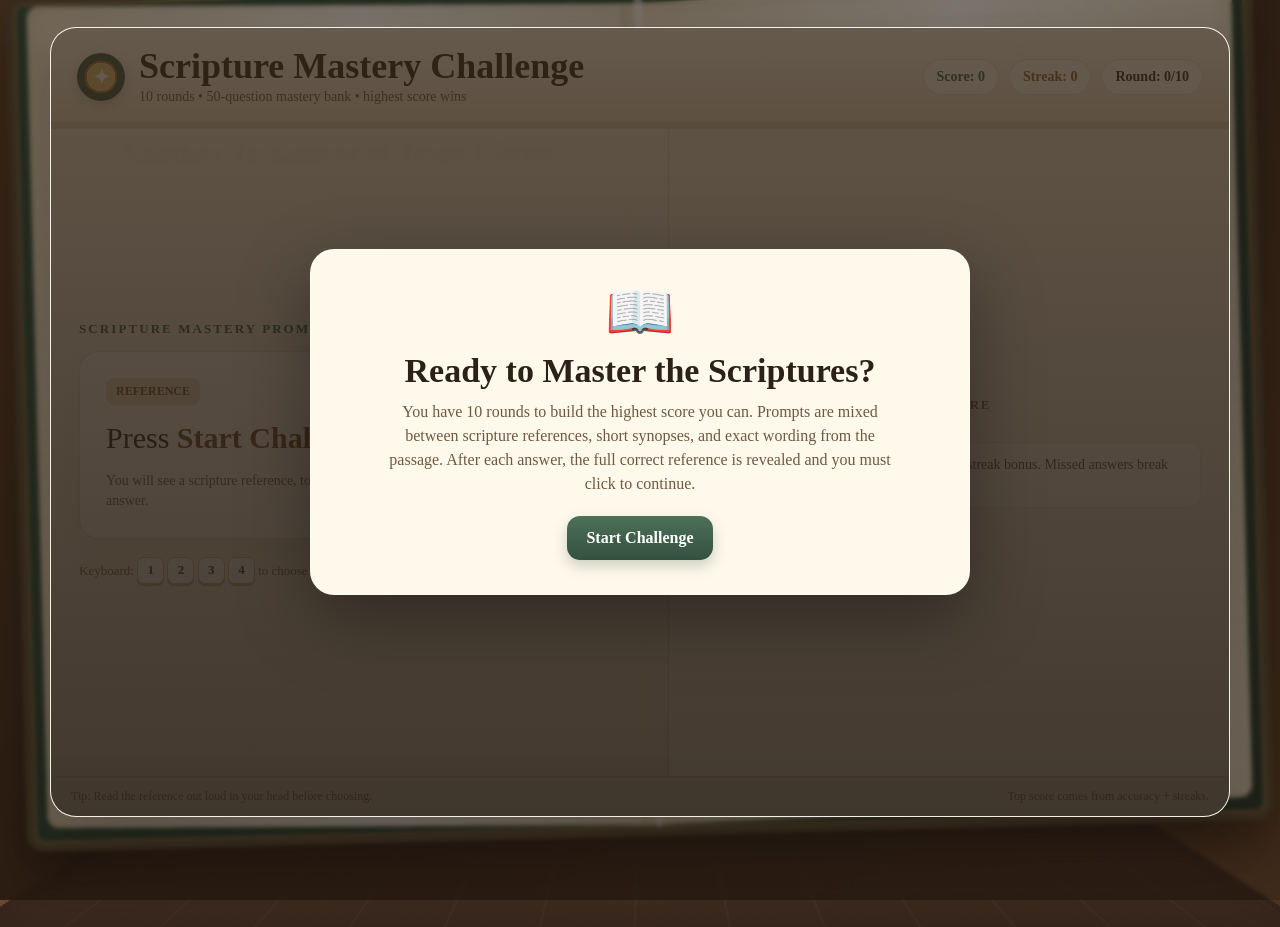
<file: games/lds-scripture-mastery.html>
<!DOCTYPE html>
<html lang="en">
<head>
<meta charset="UTF-8">
<meta name="viewport" content="width=device-width, initial-scale=1.0">
<title>LDS Scripture Mastery Challenge</title>
<style>
  :root{
    --ink:#2b2118;
    --paper:#f4ead2;
    --paper2:#fffaf0;
    --gold:#c99a43;
    --brown:#714d2e;
    --green:#365845;
    --red:#a24739;
    --shadow:0 18px 50px rgba(24,18,12,.30);
  }
  *{box-sizing:border-box}
  html,body{height:100%;margin:0}
  body{
    font-family: Georgia, "Times New Roman", serif;
    color:var(--ink);
    background:
      radial-gradient(circle at 50% 15%, rgba(255,255,255,.16), transparent 28%),
      linear-gradient(135deg,#6b492f 0%,#3f2b1d 45%,#6b492f 100%);
    overflow:hidden;
  }

  /* The background is a stylized, self-contained "open quad" illustration. */
  .quad-bg{
    position:fixed; inset:-8%;
    pointer-events:none;
    opacity:.95;
    filter:saturate(.85);
  }
  .desk{
    position:absolute; left:0; right:0; bottom:0; height:44%;
    background:
      repeating-linear-gradient(90deg,rgba(255,255,255,.025) 0 3px,transparent 3px 105px),
      linear-gradient(#523725,#2e1f16);
    transform:perspective(900px) rotateX(62deg);
    transform-origin:bottom;
    box-shadow:inset 0 20px 50px rgba(0,0,0,.25);
  }
  .quad{
    position:absolute; left:8%; right:8%; top:5%; bottom:13%;
    transform:rotate(-1.5deg);
    filter:drop-shadow(0 24px 24px rgba(0,0,0,.45));
  }
  .cover{
    position:absolute; inset:0;
    background:linear-gradient(135deg,#2c513b,#1e392b);
    border-radius:18px;
    box-shadow:inset 0 0 0 8px rgba(13,28,20,.45), inset 0 0 0 10px #967348;
  }
  .page{
    position:absolute; top:2%; bottom:2%; width:49%;
    background:
      repeating-linear-gradient(0deg,rgba(109,80,43,.06) 0 1px,transparent 1px 22px),
      linear-gradient(90deg,#e9dbbb,#fffaf0 55%,#e9ddc4);
    box-shadow:inset 0 0 25px rgba(90,62,27,.18);
    overflow:hidden;
    padding:8% 7%;
  }
  .page.left{left:1.7%; transform:skewY(1.2deg); border-radius:12px 4px 4px 12px}
  .page.right{right:1.7%; transform:skewY(-1.2deg); border-radius:4px 12px 12px 4px}
  .fold{
    position:absolute; left:49.2%; top:1%; bottom:1%; width:3%;
    background:linear-gradient(90deg,rgba(70,45,20,.25),rgba(255,255,255,.55),rgba(70,45,20,.18));
    border-radius:50%;
  }
  .page-head{
    font-size:clamp(12px,1.5vw,20px); font-weight:700; letter-spacing:.08em;
    text-align:center; color:#6c4e32; margin-bottom:10px;
  }
  .mini-title{
    font-size:clamp(18px,2.3vw,30px); text-align:center; margin:0 0 12px;
    font-weight:700; color:#3a2b1b;
  }
  .lines{
    height:78%;
    background:repeating-linear-gradient(0deg,transparent 0 17px,rgba(72,53,31,.16) 17px 18px);
    opacity:.7;
  }
  .gold-mark{
    position:absolute; left:11%; right:11%; height:14px; top:38%;
    border-top:4px solid rgba(190,133,37,.42); border-bottom:4px solid rgba(190,133,37,.18);
  }
  .gold-mark.two{top:59%; left:20%; right:18%}

  .veil{
    position:fixed; inset:0;
    background:rgba(26,18,11,.54);
    backdrop-filter:blur(2px);
  }

  .app{
    position:relative; z-index:2;
    width:min(1180px,94vw); height:min(790px,94vh);
    margin:3vh auto;
    background:rgba(247,240,221,.96);
    border:1px solid rgba(255,255,255,.35);
    border-radius:26px;
    box-shadow:var(--shadow);
    overflow:hidden;
    display:flex; flex-direction:column;
  }

  header{
    padding:20px 26px 16px;
    background:linear-gradient(180deg,rgba(255,251,239,.98),rgba(239,227,200,.96));
    border-bottom:1px solid rgba(86,61,34,.18);
    display:flex; align-items:center; justify-content:space-between; gap:20px;
  }
  .brand{
    display:flex; align-items:center; gap:14px;
  }
  .seal{
    width:48px;height:48px;border-radius:50%;
    display:grid;place-items:center;
    background:radial-gradient(circle,#e3bd6d 0 42%,#9b6e2f 43% 48%,#355442 49%);
    color:#fff; font-weight:700; font-size:20px;
    box-shadow:0 4px 12px rgba(0,0,0,.18);
  }
  h1{margin:0;font-size:clamp(24px,3vw,36px);line-height:1}
  .subtitle{margin:5px 0 0;color:#6d5841;font-size:14px}
  .hud{
    display:flex; align-items:center; gap:10px; flex-wrap:wrap; justify-content:flex-end;
  }
  .pill{
    padding:9px 13px; border-radius:999px; background:#fffaf0;
    border:1px solid rgba(79,57,33,.14); font-size:14px; font-weight:700;
  }
  .score-pill{color:var(--green)}
  .streak-pill{color:#8b6221}

  .progress{
    height:7px;background:#dfd0b2;
  }
  .progress-fill{
    height:100%; width:0;
    background:linear-gradient(90deg,var(--green),#c49a4a);
    transition:width .35s ease;
  }

  main{
    flex:1; display:grid; grid-template-columns:1.05fr .95fr;
    gap:0; min-height:0;
  }
  .left-panel,.right-panel{padding:28px;min-height:0}
  .left-panel{
    border-right:1px solid rgba(85,58,30,.14);
    display:flex; flex-direction:column;
    justify-content:center;
  }
  .round-label{
    color:var(--green); font-size:13px; text-transform:uppercase; letter-spacing:.16em;
    font-weight:700; margin-bottom:14px;
  }
  .prompt-card{
    background:rgba(255,251,241,.88);
    border:1px solid rgba(76,54,31,.16);
    border-radius:20px;
    padding:26px;
    box-shadow:0 12px 30px rgba(73,49,27,.08);
  }
  .prompt-type{
    display:inline-block; padding:6px 10px; border-radius:8px;
    background:#e9ddc3;color:#72512f; font-size:12px; font-weight:700;
    margin-bottom:14px;
  }
  .prompt{
    font-size:clamp(21px,2.4vw,30px);
    line-height:1.25; margin:0;
  }
  .prompt strong{color:#6b4a29}
  .hint{
    margin:14px 0 0; color:#765f47; font-size:14px; line-height:1.45;
  }
  .keyboard-tip{
    margin-top:18px; color:#7d694f; font-size:13px;
  }
  kbd{
    display:inline-grid;place-items:center;min-width:27px;height:27px;
    padding:0 7px;border-radius:7px;background:#fff;border:1px solid #cdbd9e;
    box-shadow:0 2px 0 #c4b294;font-family:inherit;font-weight:700;color:#4b3928;
  }

  .right-panel{
    display:flex; flex-direction:column; justify-content:center;
    background:linear-gradient(180deg,rgba(243,234,214,.72),rgba(255,250,239,.7));
  }
  .choose{
    font-size:13px;text-transform:uppercase;letter-spacing:.14em;font-weight:700;color:#7b654c;
    margin-bottom:13px;
  }
  .choices{display:grid;gap:12px}
  .choice{
    width:100%; border:1px solid rgba(78,56,31,.19);
    background:#fffdf8; border-radius:16px;
    padding:15px 16px; text-align:left;
    font-family:inherit; color:var(--ink);
    cursor:pointer; transition:.16s ease;
    display:grid;grid-template-columns:38px 1fr;align-items:center;gap:12px;
    min-height:67px;
  }
  .choice:hover{transform:translateY(-2px);box-shadow:0 7px 15px rgba(83,56,27,.10);border-color:#c7aa75}
  .choice:active{transform:translateY(0)}
  .letter{
    width:34px;height:34px;border-radius:10px;background:#efe3ca;
    display:grid;place-items:center;font-weight:700;color:#74502c;
  }
  .choice-text{font-size:15px;line-height:1.25}
  .choice.correct{background:#e9f3ea;border-color:#80aa87}
  .choice.correct .letter{background:#365845;color:#fff}
  .choice.wrong{background:#f8e8e4;border-color:#c77a6b}
  .choice.wrong .letter{background:#a24739;color:#fff}
  .choice.disabled{pointer-events:none}

  .feedback{
    min-height:54px; margin-top:16px; padding:12px 14px; border-radius:12px;
    background:rgba(255,251,239,.75); border:1px solid rgba(76,54,31,.11);
    font-size:14px; line-height:1.4; color:#624d37;
  }
  .feedback b{color:var(--green)}

  footer{
    padding:12px 20px; border-top:1px solid rgba(85,58,30,.13);
    display:flex; justify-content:space-between; align-items:center; gap:10px;
    font-size:12px; color:#78634b;
  }

  .overlay{
    position:absolute;inset:0;z-index:5;
    background:linear-gradient(rgba(48,34,22,.74),rgba(36,26,17,.86));
    display:flex; align-items:center; justify-content:center;
    padding:24px;
  }
  .modal{
    width:min(660px,94%); background:#fff9ec; border-radius:24px; padding:34px;
    box-shadow:0 24px 70px rgba(0,0,0,.35); text-align:center;
    border:1px solid rgba(255,255,255,.25);
  }
  .modal .big-seal{font-size:56px;line-height:1;margin-bottom:12px}
  .modal h2{font-size:34px;margin:0 0 10px}
  .modal p{color:#6f5942;line-height:1.5;margin:0 auto 20px;max-width:520px}
  .stats{display:grid;grid-template-columns:repeat(3,1fr);gap:10px;margin:20px 0}
  .stat{background:#f2e7cf;border-radius:14px;padding:14px}
  .stat .n{font-size:27px;font-weight:700;color:#34513d}
  .stat .l{font-size:11px;text-transform:uppercase;letter-spacing:.1em;color:#7d674b}
  .btn{
    border:0;border-radius:13px;padding:13px 19px;cursor:pointer;
    background:linear-gradient(180deg,#4d7058,#34513f); color:#fff;
    font-family:inherit;font-size:16px;font-weight:700;
    box-shadow:0 6px 14px rgba(52,81,63,.25);
  }
  .btn.alt{background:linear-gradient(180deg,#b4863f,#8d672f)}
  .hidden{display:none!important}

  .flash{
    animation:flash .45s ease;
  }
  @keyframes flash{
    0%{transform:scale(1)}
    45%{transform:scale(1.018)}
    100%{transform:scale(1)}
  }
  @media(max-width:860px){
    body{overflow:auto}
    .app{height:auto;min-height:94vh;margin:3vh auto}
    main{grid-template-columns:1fr}
    .left-panel{border-right:0;border-bottom:1px solid rgba(85,58,30,.14)}
    .right-panel{padding-top:22px}
  }
  @media(max-width:540px){
    header{padding:16px}
    .left-panel,.right-panel{padding:18px}
    .hud{gap:6px}
    .pill{font-size:12px;padding:7px 10px}
    .prompt-card{padding:20px}
    .stats{grid-template-columns:1fr}
  }
</style>
</head>
<body>
<div class="quad-bg" aria-hidden="true">
  <div class="desk"></div>
  <div class="quad">
    <div class="cover"></div>
    <div class="page left">
      <div class="page-head">THE BOOK OF MORMON</div>
      <div class="mini-title">Another Testament of Jesus Christ</div>
      <div class="lines"></div>
      <div class="gold-mark"></div>
      <div class="gold-mark two"></div>
    </div>
    <div class="page right">
      <div class="page-head">HOLY SCRIPTURES</div>
      <div class="mini-title">Doctrine & Covenants</div>
      <div class="lines"></div>
      <div class="gold-mark"></div>
      <div class="gold-mark two"></div>
    </div>
    <div class="fold"></div>
  </div>
</div>
<div class="veil"></div>

<div class="app">
  <header>
    <div class="brand">
      <div class="seal">✦</div>
      <div>
        <h1>Scripture Mastery Challenge</h1>
        <div class="subtitle">10 rounds • 50-question mastery bank • highest score wins</div>
      </div>
    </div>
    <div class="hud">
      <div class="pill score-pill">Score: <span id="score">0</span></div>
      <div class="pill streak-pill">Streak: <span id="streak">0</span></div>
      <div class="pill">Round: <span id="round">0</span>/10</div>
    </div>
  </header>

  <div class="progress"><div class="progress-fill" id="progress"></div></div>

  <main id="game">
    <section class="left-panel">
      <div class="round-label">Scripture Mastery Prompt</div>
      <div class="prompt-card" id="promptCard">
        <div class="prompt-type" id="promptType">REFERENCE</div>
        <p class="prompt" id="prompt">Press <strong>Start Challenge</strong> to begin.</p>
        <p class="hint" id="hint">You will see a scripture reference, topic, or short scripture clue. Choose the matching answer.</p>
      </div>
      <div class="keyboard-tip">
        Keyboard: <kbd>1</kbd> <kbd>2</kbd> <kbd>3</kbd> <kbd>4</kbd> to choose &nbsp;•&nbsp; <kbd>R</kbd> to restart
      </div>
    </section>

    <section class="right-panel">
      <div class="choose">Choose the matching scripture</div>
      <div class="choices" id="choices"></div>
      <div class="feedback" id="feedback">Each correct answer earns <b>100 points</b>, plus a streak bonus. Missed answers break the streak.</div>
    </section>
  </main>

  <footer>
    <span>Tip: Read the reference out loud in your head before choosing.</span>
    <span>Top score comes from accuracy + streaks.</span>
  </footer>

  <div class="overlay" id="overlay">
    <div class="modal">
      <div class="big-seal">📖</div>
      <h2 id="modalTitle">Ready to Master the Scriptures?</h2>
      <p id="modalText">You have 10 rounds to build the highest score you can. Prompts are mixed between scripture references, short synopses, and exact wording from the passage. After each answer, the full correct reference is revealed and you must click to continue.</p>
      <div class="stats hidden" id="finalStats">
        <div class="stat"><div class="n" id="finalScore">0</div><div class="l">Final Score</div></div>
        <div class="stat"><div class="n" id="finalCorrect">0/10</div><div class="l">Correct</div></div>
        <div class="stat"><div class="n" id="finalBest">0</div><div class="l">Best Streak</div></div>
      </div>
      <button class="btn" id="startBtn">Start Challenge</button>
    </div>
  </div>
</div>

<script>
const QUESTIONS = [
  // Book of Mormon — mostly mastery classics
  {book:"Book of Mormon",ref:"1 Nephi 3:7",topic:"The Lord provides a way to accomplish what He commands.",answer:"1 Nephi 3:7",promptType:"SYNOPSIS",prompt:"When God gives a command, He also provides a way for His children to accomplish it.",verse:"And it came to pass that I, Nephi, said unto my father: I will go and do the things which the Lord hath commanded, for I know that the Lord giveth no commandments unto the children of men, save he shall prepare a way for them that they may accomplish the thing which he commandeth them.",note:"What scripture teaches that obedience is possible because God prepares the way?"},
  {book:"Book of Mormon",ref:"2 Nephi 2:25",topic:"Men are that they might have joy.",answer:"2 Nephi 2:25",promptType:"CLUE",prompt:"“Men are, that they might have ___.”",note:"A foundational teaching from Lehi about agency and the purpose of life."},
  {book:"Book of Mormon",ref:"2 Nephi 2:27",topic:"We are free to choose liberty and eternal life, or captivity and death.",answer:"2 Nephi 2:27",promptType:"TOPIC",prompt:"Agency: choosing liberty and eternal life, or captivity and death.",note:"Remember the choice-and-agency theme."},
  {book:"Book of Mormon",ref:"2 Nephi 9:28–29",topic:"Learning is good when we hearken to God's counsel.",answer:"2 Nephi 9:28–29",promptType:"TOPIC",prompt:"Learning is valuable, but knowledge must be joined with God's counsel.",note:"Think “learned” versus “hearken unto the counsels of God.”"},
  {book:"Book of Mormon",ref:"2 Nephi 25:26",topic:"We talk of Christ, rejoice in Christ, preach of Christ, and prophesy of Christ.",answer:"2 Nephi 25:26",promptType:"CLUE",prompt:"We “talk of Christ… rejoice in Christ… preach of Christ… [and] prophesy of Christ.”",note:"The answer begins with a 2 Nephi reference."},
  {book:"Book of Mormon",ref:"2 Nephi 28:7–9",topic:"The false teaching that people can sin a little and still be saved.",answer:"2 Nephi 28:7–9",promptType:"TOPIC",prompt:"A warning against the idea that a little sin is harmless because God will forgive everyone.",note:"Look for the “eat, drink, and be merry” warning."},
  {book:"Book of Mormon",ref:"2 Nephi 31:20",topic:"Press forward with a steadfastness in Christ, feasting upon the word of Christ.",answer:"2 Nephi 31:20",promptType:"CLUE",prompt:"Press forward with a steadfastness in Christ, having a perfect brightness of hope.",note:"This one ends with enduring to the end."},
  {book:"Book of Mormon",ref:"Mosiah 2:17",topic:"When we are in the service of our fellow beings, we are only in the service of God.",answer:"Mosiah 2:17",promptType:"CLUE",prompt:"“When ye are in the service of your fellow beings ye are only in the service of your God.”",note:"A favorite service scripture."},
  {book:"Book of Mormon",ref:"Mosiah 3:19",topic:"The natural man must yield to the enticings of the Holy Spirit.",answer:"Mosiah 3:19",promptType:"TOPIC",prompt:"Put off the natural man and become a saint through the Atonement of Christ.",note:"Think humility, meekness, patience, love, and submission to the Spirit."},
  {book:"Book of Mormon",ref:"Mosiah 4:30",topic:"Watch yourselves, thoughts, words, and deeds, and continue in faith.",answer:"Mosiah 4:30",promptType:"TOPIC",prompt:"Guard your thoughts, words, and deeds so they remain righteous.",note:"A “watch yourselves” scripture."},
  {book:"Book of Mormon",ref:"Alma 5:14",topic:"Being spiritually born again and receiving His image in your countenance.",answer:"Alma 5:14",promptType:"TOPIC",prompt:"Have you experienced a mighty change in your heart and received His image in your countenance?",note:"The “mighty change” scripture."},
  {book:"Book of Mormon",ref:"Alma 7:11–12",topic:"Christ takes upon Him pains, sicknesses, infirmities, and temptations.",answer:"Alma 7:11–12",promptType:"TOPIC",prompt:"Christ knows how to succor His people because He experienced mortal pains, sicknesses, and temptations.",note:"A key Atonement-and-compassion passage."},
  {book:"Book of Mormon",ref:"Alma 32:21",topic:"Faith is hope for things not seen which are true.",answer:"Alma 32:21",promptType:"CLUE",prompt:"Faith is not a perfect knowledge; it is hope for things which are not seen, but are true.",note:"A definition of faith from Alma."},
  {book:"Book of Mormon",ref:"Alma 34:32",topic:"This life is the time to prepare to meet God.",answer:"Alma 34:32",promptType:"TOPIC",prompt:"This life is the time to prepare to meet God.",note:"Think “day of this life… day of repentance… prepare.”"},
  {book:"Book of Mormon",ref:"Helaman 5:12",topic:"Build your foundation on the rock of Christ.",answer:"Helaman 5:12",promptType:"CLUE",prompt:"Build your foundation upon the rock of our Redeemer, who is Christ.",note:"The foundation/rock scripture."},
  {book:"Book of Mormon",ref:"3 Nephi 11:10–11",topic:"Christ declares Himself to the people in the Americas.",answer:"3 Nephi 11:10–11",promptType:"TOPIC",prompt:"Jesus Christ identifies Himself after appearing to the people in the land of Bountiful.",note:"He teaches that He has suffered the Father's will."},
  {book:"Book of Mormon",ref:"3 Nephi 11:29",topic:"The spirit of contention is of the devil.",answer:"3 Nephi 11:29",promptType:"CLUE",prompt:"The spirit of contention is not of Christ; it is of the devil.",note:"Contention → 3 Nephi 11."},
  {book:"Book of Mormon",ref:"3 Nephi 12:48",topic:"Be perfect, even as the Father in Heaven is perfect.",answer:"3 Nephi 12:48",promptType:"CLUE",prompt:"“Therefore I would that ye should be perfect even as I…”",note:"Sermon at the temple in the Book of Mormon."},
  {book:"Book of Mormon",ref:"3 Nephi 17:21",topic:"Jesus ministers individually to children and blesses them.",answer:"3 Nephi 17:21",promptType:"TOPIC",prompt:"Jesus takes the children one by one and blesses them.",note:"A tender scene from Christ's ministry in the Americas."},
  {book:"Book of Mormon",ref:"Ether 12:27",topic:"God gives weakness so we may be humble and turn weakness into strength.",answer:"Ether 12:27",promptType:"TOPIC",prompt:"God can make weak things become strong when we humble ourselves and exercise faith.",note:"Think weakness → humility → strength."},
  {book:"Book of Mormon",ref:"Moroni 10:4–5",topic:"Ask God with real intent and receive a spiritual witness of truth.",answer:"Moroni 10:4–5",promptType:"CLUE",prompt:"Ask God with a sincere heart and real intent, having faith in Christ.",note:"The classic “know by the power of the Holy Ghost” scripture."},
  {book:"Book of Mormon",ref:"Moroni 10:32",topic:"Come unto Christ and be perfected in Him.",answer:"Moroni 10:32",promptType:"TOPIC",prompt:"Come unto Christ, deny yourselves of all ungodliness, and love God with all your might.",note:"The closing invitation of the Book of Mormon."},
  {book:"Book of Mormon",ref:"Moroni 10:33",topic:"Through Christ's grace, we can be sanctified and perfected.",answer:"Moroni 10:33",promptType:"TOPIC",prompt:"Christ's grace can sanctify and perfect those who love God with all their might.",note:"The companion to Moroni 10:32."},
  {book:"Book of Mormon",ref:"Mosiah 18:8–10",topic:"Bear one another's burdens, mourn with those that mourn, and comfort those in need.",answer:"Mosiah 18:8–10",promptType:"TOPIC",prompt:"A baptismal covenant to bear burdens, mourn, comfort, and stand as witnesses of God.",note:"Alma teaches these covenant promises at the Waters of Mormon."},
  {book:"Book of Mormon",ref:"Jacob 2:18–19",topic:"Seek the kingdom of God first; use riches to do good.",answer:"Jacob 2:18–19",promptType:"TOPIC",prompt:"Seek first the kingdom of God; if you obtain riches, use them to bless others.",note:"A stewardship-and-riches teaching."},
  {book:"Book of Mormon",ref:"1 Nephi 19:23",topic:"Apply scripture to ourselves for profit and learning.",answer:"1 Nephi 19:23",promptType:"CLUE",prompt:"Nephi likens the scriptures unto his people so they might profit and learn.",note:"“Likening” the scriptures to ourselves."},

  // Doctrine & Covenants
  {book:"Doctrine and Covenants",ref:"D&C 6:36",topic:"Look unto Christ in every thought; doubt not, fear not.",answer:"D&C 6:36",promptType:"CLUE",prompt:"“Look unto me in every thought; doubt not, fear not.”",note:"Short, memorable, and directly tied to faith over fear."},
  {book:"Doctrine and Covenants",ref:"D&C 8:2–3",topic:"The Spirit speaks to the mind and heart; by this power Moses led Israel.",answer:"D&C 8:2–3",promptType:"TOPIC",prompt:"Revelation can come through the mind and heart by the Spirit of truth.",note:"Associated with the “burning bush” / Moses example."},
  {book:"Doctrine and Covenants",ref:"D&C 10:4",topic:"Do not run faster or labor more than you have strength.",answer:"D&C 10:4",promptType:"CLUE",prompt:"“Do not run faster or labor more than you have strength…”",note:"A scripture about pacing yourself in the work."},
  {book:"Doctrine and Covenants",ref:"D&C 11:12",topic:"Put your trust in the Spirit that leads to do good, righteous judgment, humility, and love.",answer:"D&C 11:12",promptType:"TOPIC",prompt:"Trust the Spirit that leads to do good and judge righteously.",note:"A guidance-and-Spirit scripture."},
  {book:"Doctrine and Covenants",ref:"D&C 18:10",topic:"The worth of souls is great in the sight of God.",answer:"D&C 18:10",promptType:"CLUE",prompt:"“Remember the worth of souls is great in the sight of God.”",note:"One of the best-known D&C verses."},
  {book:"Doctrine and Covenants",ref:"D&C 19:16–19",topic:"Christ describes His suffering and Atonement.",answer:"D&C 19:16–19",promptType:"TOPIC",prompt:"Christ describes His suffering for the sins of the world.",note:"A powerful first-person account of the Atonement."},
  {book:"Doctrine and Covenants",ref:"D&C 25:13",topic:"Cleave unto covenants and let your heart rejoice.",answer:"D&C 25:13",promptType:"CLUE",prompt:"“Cleave unto the covenants which thou hast made…”",note:"A revelation to Emma Smith."},
  {book:"Doctrine and Covenants",ref:"D&C 42:61",topic:"If you ask, you shall receive revelation upon revelation and knowledge upon knowledge.",answer:"D&C 42:61",promptType:"CLUE",prompt:"Ask, and you will receive revelation “upon revelation, knowledge upon knowledge.”",note:"Think continuing revelation."},
  {book:"Doctrine and Covenants",ref:"D&C 58:27",topic:"Be anxiously engaged in a good cause and do many things of your own free will.",answer:"D&C 58:27",promptType:"TOPIC",prompt:"Use agency to do many good things of your own free will.",note:"A classic agency-and-initiative passage."},
  {book:"Doctrine and Covenants",ref:"D&C 64:33",topic:"Be not weary in well-doing; lay your foundation and great things shall come.",answer:"D&C 64:33",promptType:"CLUE",prompt:"“Be not weary in well-doing, for ye are laying the foundation of a great work.”",note:"Keep going when good work feels slow."},
  {book:"Doctrine and Covenants",ref:"D&C 84:35",topic:"Those who receive priesthood receive the Father and Son.",answer:"D&C 84:35",promptType:"TOPIC",prompt:"Those who receive the priesthood receive the Lord's servants and ultimately the Father and Son.",note:"Think oath/covenant and priesthood blessings."},
  {book:"Doctrine and Covenants",ref:"D&C 88:118",topic:"Seek learning by study and also by faith.",answer:"D&C 88:118",promptType:"CLUE",prompt:"“Seek ye out of the best books words of wisdom; seek learning, even by study and also by faith.”",note:"A favorite learning scripture."},
  {book:"Doctrine and Covenants",ref:"D&C 121:7–8",topic:"Adversity is temporary; God will give experience and lift us up.",answer:"D&C 121:7–8",promptType:"TOPIC",prompt:"In difficult times, remember that adversity is for a small moment and God can exalt you.",note:"A Joseph Smith Liberty Jail passage."},
  {book:"Doctrine and Covenants",ref:"D&C 121:36–37",topic:"Priesthood power depends on righteous principles, not compulsion.",answer:"D&C 121:36–37",promptType:"TOPIC",prompt:"Priesthood power or influence must be exercised by persuasion, long-suffering, gentleness, and love.",note:"Power versus unrighteous dominion."},
  {book:"Doctrine and Covenants",ref:"D&C 122:7",topic:"Tribulation gives experience and will work for your good.",answer:"D&C 122:7",promptType:"CLUE",prompt:"“All these things shall give thee experience, and shall be for thy good.”",note:"Another Liberty Jail classic."},

  // Pearl of Great Price
  {book:"Pearl of Great Price",ref:"Moses 1:39",topic:"God's work and glory is to bring to pass the immortality and eternal life of man.",answer:"Moses 1:39",promptType:"CLUE",prompt:"“This is my work and my glory—to bring to pass the immortality and eternal life of man.”",note:"One of the signature verses of the Pearl of Great Price."},
  {book:"Pearl of Great Price",ref:"Abraham 3:25",topic:"Earth life is a proving ground to see whether we will do what God commands.",answer:"Abraham 3:25",promptType:"TOPIC",prompt:"God's purpose for mortal testing: prove whether His children will do what He commands.",note:"Think “prove them now.”"},
  {book:"Pearl of Great Price",ref:"Moses 6:57",topic:"The natural man is an enemy to God unless he yields to the Holy Spirit.",answer:"Moses 6:57",promptType:"TOPIC",prompt:"A warning about the natural man and the need to become clean through the Spirit.",note:"A Pearl of Great Price parallel to teachings in Mosiah."},
  {book:"Pearl of Great Price",ref:"Joseph Smith—History 1:15–17",topic:"The First Vision and Heavenly Father and Jesus Christ appearing to Joseph Smith.",answer:"Joseph Smith—History 1:15–17",promptType:"TOPIC",prompt:"Joseph Smith prays in the Sacred Grove and sees the Father and the Son.",note:"The First Vision account."},
  {book:"Pearl of Great Price",ref:"Joseph Smith—History 1:29–33",topic:"The angel Moroni appears to Joseph Smith and teaches about the coming record.",answer:"Joseph Smith—History 1:29–33",promptType:"TOPIC",prompt:"An angel named Moroni appears and speaks of the Book of Mormon and latter-day events.",note:"The Moroni visit."},

  // New Testament
  {book:"New Testament",ref:"Matthew 5:48",topic:"Be ye therefore perfect.",answer:"Matthew 5:48",promptType:"CLUE",prompt:"“Be ye therefore perfect, even as your Father which is in heaven is perfect.”",note:"Part of the Sermon on the Mount."},
  {book:"New Testament",ref:"Matthew 11:28–30",topic:"Christ invites those who labor and are heavy laden to come unto Him.",answer:"Matthew 11:28–30",promptType:"TOPIC",prompt:"Christ invites the weary to come unto Him and learn of Him.",note:"Think yoke, rest, and meekness."},
  {book:"New Testament",ref:"Matthew 16:15–19",topic:"Peter testifies that Jesus is the Christ and receives priesthood keys.",answer:"Matthew 16:15–19",promptType:"TOPIC",prompt:"Peter identifies Jesus as the Christ; the Savior speaks of keys and revelation.",note:"“Thou art the Christ…”"},
  {book:"New Testament",ref:"Matthew 22:37–39",topic:"Love God and love your neighbor.",answer:"Matthew 22:37–39",promptType:"CLUE",prompt:"The two great commandments: love God with all your heart and love your neighbor as yourself.",note:"Two great commandments."},
  {book:"New Testament",ref:"John 3:5",topic:"Be born of water and of the Spirit.",answer:"John 3:5",promptType:"CLUE",prompt:"“Except a man be born of water and of the Spirit, he cannot enter into the kingdom of God.”",note:"Nicodemus asks Jesus about being born again."},
  {book:"New Testament",ref:"John 14:15",topic:"If ye love me, keep my commandments.",answer:"John 14:15",promptType:"CLUE",prompt:"“If ye love me, keep my commandments.”",note:"Simple connection between love and obedience."},
  {book:"New Testament",ref:"John 15:12",topic:"Love one another as Christ has loved us.",answer:"John 15:12",promptType:"TOPIC",prompt:"Christ's command: love one another as I have loved you.",note:"A discipleship standard."},
  {book:"New Testament",ref:"Romans 8:28",topic:"All things work together for good to them that love God.",answer:"Romans 8:28",promptType:"TOPIC",prompt:"God can work all things together for good for those who love Him.",note:"A classic hope-and-trust scripture."},
  {book:"New Testament",ref:"1 Corinthians 10:13",topic:"God provides a way to escape temptation.",answer:"1 Corinthians 10:13",promptType:"TOPIC",prompt:"God is faithful and provides a way to escape every temptation.",note:"Temptation does not make obedience impossible."},
  {book:"New Testament",ref:"1 Corinthians 15:40–42",topic:"Different bodies and glories; resurrection brings differing glories.",answer:"1 Corinthians 15:40–42",promptType:"TOPIC",prompt:"Paul teaches about different heavenly and earthly glories in connection with resurrection.",note:"“Glory” is the key concept."},

  // Old Testament — smaller set
  {book:"Old Testament",ref:"Joshua 1:9",topic:"Be strong and of a good courage; the Lord is with thee.",answer:"Joshua 1:9",promptType:"CLUE",prompt:"“Be strong and of a good courage; be not afraid…”",note:"Joshua receives a charge before leading Israel."},
  {book:"Old Testament",ref:"Proverbs 3:5–6",topic:"Trust in the Lord and acknowledge Him; He will direct your paths.",answer:"Proverbs 3:5–6",promptType:"TOPIC",prompt:"Trust the Lord rather than leaning only on your own understanding.",note:"A very common wisdom scripture."},
  {book:"Old Testament",ref:"Isaiah 1:18",topic:"Though sins be as scarlet, they can become white as snow.",answer:"Isaiah 1:18",promptType:"CLUE",prompt:"“Though your sins be as scarlet, they shall be as white as snow.”",note:"A forgiveness and cleansing image."},
  {book:"Old Testament",ref:"Isaiah 53:3–5",topic:"The Messiah is wounded for our transgressions and bears our griefs.",answer:"Isaiah 53:3–5",promptType:"TOPIC",prompt:"A prophecy describing the suffering Servant bearing our griefs and transgressions.",note:"A famous Messianic prophecy."},
  {book:"Old Testament",ref:"Daniel 2:44",topic:"God will set up a kingdom that shall never be destroyed.",answer:"Daniel 2:44",promptType:"TOPIC",prompt:"God establishes a kingdom that will never be destroyed or left to another people.",note:"Think latter-day kingdom and Daniel's interpretation."},
  {book:"Old Testament",ref:"Malachi 3:8–10",topic:"Tithing; bring the tithes into the storehouse.",answer:"Malachi 3:8–10",promptType:"TOPIC",prompt:"A promise and command about tithes, the storehouse, and opening the windows of heaven.",note:"The classic tithing passage."}
];

const TOTAL_ROUNDS = 10;
const LETTERS = ["A","B","C","D"];

let round = 0;
let score = 0;
let streak = 0;
let bestStreak = 0;
let correct = 0;
let current = null;
let answered = false;
let roundSet = [];
let currentPromptMode = null;

const $ = id => document.getElementById(id);

function shuffle(arr){
  const copy = [...arr];
  for(let i=copy.length-1;i>0;i--){
    const j=Math.floor(Math.random()*(i+1));
    [copy[i],copy[j]]=[copy[j],copy[i]];
  }
  return copy;
}

function makeRoundSet(){
  // Favor Book of Mormon while guaranteeing variety.
  const bom = QUESTIONS.filter(q=>q.book==="Book of Mormon");
  const dnc = QUESTIONS.filter(q=>q.book==="Doctrine and Covenants");
  const pogp = QUESTIONS.filter(q=>q.book==="Pearl of Great Price");
  const nt = QUESTIONS.filter(q=>q.book==="New Testament");
  const ot = QUESTIONS.filter(q=>q.book==="Old Testament");
  const picked = [
    ...shuffle(bom).slice(0,5),
    ...shuffle(dnc).slice(0,2),
    ...shuffle(pogp).slice(0,1),
    ...shuffle(nt).slice(0,1),
    ...shuffle(ot).slice(0,1)
  ];
  return shuffle(picked).slice(0,TOTAL_ROUNDS);
}

function distractorsFor(answer){
  const sameBook = QUESTIONS.filter(q=>q.ref!==answer.ref && q.book===answer.book);
  const other = QUESTIONS.filter(q=>q.ref!==answer.ref && q.book!==answer.book);
  const pool = shuffle([...sameBook,...other]);
  const seen = new Set();
  const out = [];
  for(const q of pool){
    if(q.answer!==answer.answer && !seen.has(q.answer)){
      seen.add(q.answer); out.push(q.answer);
      if(out.length===3) break;
    }
  }
  return shuffle([answer.answer,...out]);
}

function startGame(){
  round=0; score=0; streak=0; bestStreak=0; correct=0;
  roundSet=makeRoundSet();
  $("overlay").classList.add("hidden");
  $("finalStats").classList.add("hidden");
  $("startBtn").textContent="Start Challenge";
  updateHud();
  nextRound();
}

function getPromptMode(q, idx){
  // Deliberately mixed: reference, synopsis, and exact wording tied to the main point.
  const modes = ["REFERENCE", "SYNOPSIS", "WORDING"];
  return modes[idx % modes.length];
}

function buildPrompt(q, idx){
  const mode = getPromptMode(q, idx);
  if(mode === "REFERENCE"){
    return {
      label:"REFERENCE",
      text:`What is the main point of <strong>${q.ref}</strong>?`,
      hint:"Choose the statement that best captures what this scripture teaches.",
      mode
    };
  }
  if(mode === "WORDING"){
    // Use the exact wording field where present; otherwise use a neutral wording clue
    // based on the topic without naming the answer or book.
    const wording = q.verse || q.prompt;
    return {
      label:"SCRIPTURE WORDING",
      text:`Which main point is expressed by this scripture wording?<div style="margin-top:12px;font-size:.72em;line-height:1.45;color:#684f35;">“${wording}”</div>`,
      hint:"Choose the main teaching expressed by the words above.",
      mode
    };
  }
  return {
    label:"SYNOPSIS",
    text:q.prompt || q.topic,
    hint:"Choose the scripture reference that best matches this teaching.",
    mode
  };
}

function nextRound(){
  if(round>=TOTAL_ROUNDS){
    endGame();
    return;
  }
  current=roundSet[round];
  answered=false;
  const built=buildPrompt(current, round);
  currentPromptMode=built.mode;
  $("round").textContent=String(round+1);
  $("score").textContent=score;
  $("streak").textContent=streak;
  $("progress").style.width=((round/TOTAL_ROUNDS)*100)+"%";
  $("promptType").textContent=built.label;
  $("prompt").innerHTML=built.text;
  $("hint").textContent=built.hint;

  const choices = $("choices");
  choices.innerHTML="";
  distractorsFor(current).forEach((text,i)=>{
    const btn=document.createElement("button");
    btn.className="choice";
    btn.dataset.index=i;
    btn.innerHTML=`<span class="letter">${LETTERS[i]}</span><span class="choice-text">${text}</span>`;
    btn.addEventListener("click",()=>choose(i));
    choices.appendChild(btn);
  });
  $("feedback").innerHTML='Choose an answer. You will see the full scripture reference after you answer.';
  $("promptCard").classList.remove("flash");
  void $("promptCard").offsetWidth;
  $("promptCard").classList.add("flash");
}

function choose(index){
  if(answered) return;
  answered=true;
  const buttons=[...document.querySelectorAll(".choice")];
  const chosen=buttons[index];
  const correctIndex=buttons.findIndex(b=>b.querySelector(".choice-text").textContent===current.answer);
  const isCorrect=index===correctIndex;

  if(isCorrect){
    correct++;
    streak++;
    bestStreak=Math.max(bestStreak,streak);
    const bonus=(streak-1)*25;
    score += 100 + bonus;
    chosen.classList.add("correct");
    $("feedback").innerHTML=`<b>Correct!</b> The full reference is <strong>${current.ref}</strong> — ${current.book}. +${100+bonus} points${bonus?` (${bonus} streak bonus)`:''}.`;
  }else{
    streak=0;
    chosen.classList.add("wrong");
    buttons[correctIndex].classList.add("correct");
    $("feedback").innerHTML=`<b>Not quite.</b> The full reference was <strong>${current.ref}</strong> — ${current.book}. Your streak resets to 0.`;
  }

  updateHud();
  $("progress").style.width=((round+1)/TOTAL_ROUNDS*100)+"%";
  buttons.forEach(b=>b.classList.add("disabled"));

  // Require the player to click before moving on.
  const next=document.createElement("button");
  next.className="btn next-btn";
  next.textContent=round+1>=TOTAL_ROUNDS ? "See Final Score" : "Next Question →";
  next.style.marginTop="12px";
  next.addEventListener("click",()=>{
    round++;
    next.remove();
    nextRound();
  });
  $("feedback").appendChild(document.createElement("br"));
  $("feedback").appendChild(next);
}

function updateHud(){
  $("score").textContent=score;
  $("streak").textContent=streak;
  $("round").textContent=round;
}

function endGame(){
  $("progress").style.width="100%";
  $("finalScore").textContent=score;
  $("finalCorrect").textContent=`${correct}/${TOTAL_ROUNDS}`;
  $("finalBest").textContent=bestStreak;
  let title="Challenge Complete!";
  if(score>=1350) title="Scripture Mastery! 🔥";
  else if(score>=1100) title="Excellent Work!";
  else if(score>=850) title="Great Job!";
  else if(score>=600) title="Nice Start!";
  $("modalTitle").textContent=title;
  $("modalText").textContent=getFinalMessage(score,correct);
  $("finalStats").classList.remove("hidden");
  $("startBtn").textContent="Play Again";
  $("overlay").classList.remove("hidden");
}

function getFinalMessage(s,c){
  if(c===10) return "Perfect 10/10. You know these scriptures cold!";
  if(c>=8) return "Strong showing. A little more repetition and you'll have these references locked in.";
  if(c>=6) return "Nice work. Revisit the ones you missed, then run it again.";
  return "Good first pass. Scripture mastery is built one verse at a time — try again and beat your score!";
}

$("startBtn").addEventListener("click",startGame);

document.addEventListener("keydown",e=>{
  const key=e.key.toLowerCase();
  if(key==="r"){
    startGame();
    return;
  }
  if($("overlay").classList.contains("hidden") && !answered && ["1","2","3","4"].includes(e.key)){
    choose(Number(e.key)-1);
  }
  if(!$("overlay").classList.contains("hidden") && e.key==="Enter"){
    startGame();
  }
});

updateHud();
</script>
</body>
</html>
</file>
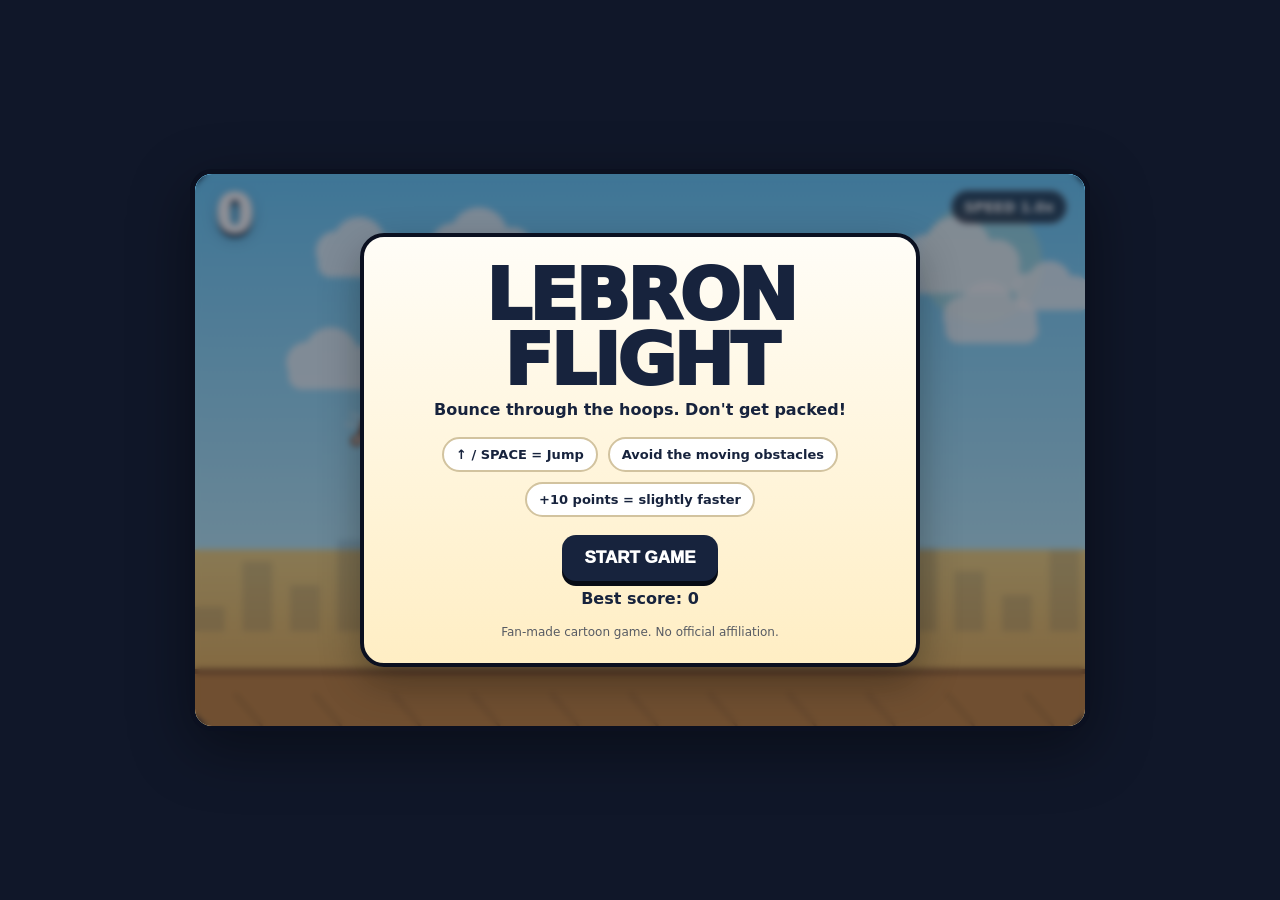
<file: games/lebron-flight.html>
<!DOCTYPE html>
<html lang="en">
<head>
<meta charset="UTF-8">
<meta name="viewport" content="width=device-width, initial-scale=1.0">
<title>LeBron Flight</title>
<style>
  :root {
    --court: #f5c96a;
    --sky: #7ed6ff;
    --navy: #17233d;
    --gold: #f7c948;
    --orange: #ff8a3d;
    --red: #e95454;
    --white: #fffdf7;
  }
  * { box-sizing: border-box; }
  html, body {
    width: 100%; height: 100%; margin: 0;
    font-family: system-ui, -apple-system, Segoe UI, Roboto, Arial, sans-serif;
    background: #101729;
    overflow: hidden;
  }
  body { display: grid; place-items: center; }
  #wrap {
    position: relative;
    width: min(94vw, 900px);
    aspect-ratio: 16 / 10;
    max-height: 94vh;
    border: 5px solid #0b1020;
    border-radius: 22px;
    overflow: hidden;
    box-shadow: 0 18px 60px rgba(0,0,0,.4);
    background: var(--sky);
  }
  canvas { width: 100%; height: 100%; display: block; }
  #hud {
    position: absolute;
    inset: 0;
    pointer-events: none;
    z-index: 3;
  }
  #score {
    position: absolute;
    left: 20px;
    top: 14px;
    color: white;
    font-weight: 1000;
    font-size: clamp(30px, 5vw, 54px);
    line-height: 1;
    text-shadow: 0 3px 0 #101729, 0 5px 14px rgba(0,0,0,.24);
    letter-spacing: -2px;
  }
  #speed {
    position: absolute;
    right: 18px;
    top: 16px;
    padding: 7px 11px;
    border-radius: 999px;
    color: #fff;
    background: rgba(16,23,41,.72);
    font-weight: 800;
    font-size: 14px;
    border: 2px solid rgba(255,255,255,.24);
  }
  #overlay {
    position: absolute;
    inset: 0;
    z-index: 5;
    display: grid;
    place-items: center;
    background: rgba(8,13,28,.46);
    backdrop-filter: blur(3px);
  }
  .panel {
    width: min(86%, 560px);
    padding: 26px 28px 24px;
    border: 4px solid #0b1020;
    border-radius: 24px;
    background: linear-gradient(180deg, #fffdf7, #ffeec4);
    color: var(--navy);
    text-align: center;
    box-shadow: 0 16px 40px rgba(0,0,0,.32);
  }
  .title {
    margin: 0 0 7px;
    font-size: clamp(38px, 7vw, 72px);
    line-height: .9;
    font-weight: 1000;
    letter-spacing: -3px;
  }
  .subtitle {
    margin: 0 0 18px;
    font-size: 16px;
    font-weight: 750;
  }
  .controls {
    display: flex;
    justify-content: center;
    gap: 10px;
    flex-wrap: wrap;
    margin: 12px 0 18px;
  }
  .pill {
    padding: 8px 12px;
    background: white;
    border: 2px solid #d2c39f;
    border-radius: 999px;
    font-size: 13px;
    font-weight: 800;
  }
  button {
    appearance: none;
    border: 0;
    border-radius: 14px;
    background: var(--navy);
    color: white;
    padding: 13px 22px;
    font-size: 17px;
    font-weight: 950;
    cursor: pointer;
    box-shadow: 0 5px 0 #070b15;
    transition: transform .08s ease, filter .12s ease;
  }
  button:hover { filter: brightness(1.14); }
  button:active { transform: translateY(3px); box-shadow: 0 2px 0 #070b15; }
  #status {
    margin: 8px 0 0;
    font-weight: 850;
    min-height: 23px;
  }
  .tiny { font-size: 12px; opacity: .72; margin-top: 13px; }
  @media (max-width: 620px) {
    #wrap { border-width: 3px; border-radius: 15px; }
    .panel { padding: 22px 18px; }
  }
</style>
</head>
<body>
<div id="wrap">
  <canvas id="game" width="900" height="560" aria-label="LeBron Flight game"></canvas>
  <div id="hud">
    <div id="score">0</div>
    <div id="speed">SPEED 1.0x</div>
  </div>
  <div id="overlay">
    <div class="panel">
      <h1 class="title">LEBRON<br>FLIGHT</h1>
      <p class="subtitle">Bounce through the hoops. Don't get packed!</p>
      <div class="controls">
        <span class="pill">↑ / SPACE = Jump</span>
        <span class="pill">Avoid the moving obstacles</span>
        <span class="pill">+10 points = slightly faster</span>
      </div>
      <button id="startBtn">START GAME</button>
      <div id="status"></div>
      <div class="tiny">Fan-made cartoon game. No official affiliation.</div>
    </div>
  </div>
</div>
<script>
(() => {
  const canvas = document.getElementById('game');
  const ctx = canvas.getContext('2d');
  const overlay = document.getElementById('overlay');
  const scoreEl = document.getElementById('score');
  const speedEl = document.getElementById('speed');
  const startBtn = document.getElementById('startBtn');
  const statusEl = document.getElementById('status');

  const W = canvas.width, H = canvas.height;
  const groundY = H - 58;

  // Difficulty is deliberately conservative so each 10-point speed bump is noticeable, not brutal.
  const BASE_SPEED = 205;
  const SPEED_STEP = 18;
  const MAX_SPEED_BONUS = 6;
  const GRAVITY = 1200;
  const JUMP_VELOCITY = -425;
  const PLAYER_X = 205;
  const PLAYER_RADIUS = 24;
  const OBSTACLE_WIDTH = 78;
  const GAP_HEIGHT = 172;
  const SPAWN_DISTANCE = 345;

  let state = 'ready';
  let score = 0;
  let best = Number(localStorage.getItem('lebronFlightBest') || 0);
  let elapsed = 0;
  let spawnTimer = 0;
  let nextId = 1;
  let obstacles = [];
  let particles = [];
  let clouds = [];
  let shake = 0;

  const player = { x: PLAYER_X, y: H * .46, vy: 0, rotation: 0, bob: 0 };

  // Decorative clouds are placed once for a smoother background.
  for (let i = 0; i < 8; i++) {
    clouds.push({
      x: Math.random() * W,
      y: 50 + Math.random() * 170,
      s: .65 + Math.random() * .8,
      speed: 8 + Math.random() * 13
    });
  }

  function resetGame() {
    state = 'playing';
    score = 0;
    elapsed = 0;
    spawnTimer = .8;
    nextId = 1;
    obstacles = [];
    particles = [];
    player.y = H * .46;
    player.vy = 0;
    player.rotation = 0;
    shake = 0;
    scoreEl.textContent = '0';
    speedEl.textContent = 'SPEED 1.0x';
    overlay.style.display = 'none';
  }

  function currentSpeed() {
    const bonusLevels = Math.min(MAX_SPEED_BONUS, Math.floor(score / 10));
    return BASE_SPEED + bonusLevels * SPEED_STEP;
  }

  function jump() {
    if (state === 'ready' || state === 'gameover') {
      resetGame();
    }
    if (state === 'playing') {
      player.vy = JUMP_VELOCITY;
      burst(player.x - 6, player.y + 23, 5, 0.25);
    }
  }

  function spawnObstacle(x = W + 40) {
    const minTop = 74;
    const maxTop = groundY - GAP_HEIGHT - 74;
    const gapTop = minTop + Math.random() * Math.max(1, maxTop - minTop);
    const wobble = (Math.random() - .5) * 12;
    obstacles.push({
      id: nextId++, x, gapTop, width: OBSTACLE_WIDTH, passed: false,
      phase: Math.random() * Math.PI * 2,
      wobble,
      amplitude: 16 + Math.random() * 18,
      speed: .75 + Math.random() * .45
    });
  }

  function update(dt) {
    elapsed += dt;

    for (const c of clouds) {
      c.x -= c.speed * dt;
      if (c.x < -150) c.x = W + 70;
    }

    if (state !== 'playing') return;

    const speed = currentSpeed();
    speedEl.textContent = `SPEED ${(speed / BASE_SPEED).toFixed(1)}x`;

    player.vy += GRAVITY * dt;
    player.y += player.vy * dt;
    player.rotation = Math.max(-0.42, Math.min(1.0, player.vy / 700));
    player.bob += dt * 10;

    spawnTimer -= dt;
    if (spawnTimer <= 0) {
      const last = obstacles[obstacles.length - 1];
      if (!last || last.x < W - 250) spawnObstacle();
      spawnTimer = SPAWN_DISTANCE / speed;
    }

    for (const o of obstacles) {
      o.x -= speed * dt;
      const dy = Math.sin(elapsed * o.speed * 2 + o.phase) * o.amplitude + o.wobble;
      o.renderGapTop = o.gapTop + dy;

      if (!o.passed && o.x + o.width < player.x - PLAYER_RADIUS) {
        o.passed = true;
        score += 1;
        scoreEl.textContent = score;
        burst(o.x + o.width, o.renderGapTop + GAP_HEIGHT / 2, 7, 0.5);
      }

      const circleHit = circleRectCollision(player.x, player.y, PLAYER_RADIUS - 3, o.x, 0, o.width, o.renderGapTop)
        || circleRectCollision(player.x, player.y, PLAYER_RADIUS - 3, o.x, o.renderGapTop + GAP_HEIGHT, o.width, groundY - (o.renderGapTop + GAP_HEIGHT));
      if (circleHit) gameOver();
    }

    obstacles = obstacles.filter(o => o.x > -100);

    if (player.y - PLAYER_RADIUS < 0 || player.y + PLAYER_RADIUS > groundY) gameOver();

    updateParticles(dt);
    shake = Math.max(0, shake - dt);
  }

  function circleRectCollision(cx, cy, r, rx, ry, rw, rh) {
    if (rw <= 0 || rh <= 0) return false;
    const nx = Math.max(rx, Math.min(cx, rx + rw));
    const ny = Math.max(ry, Math.min(cy, ry + rh));
    const dx = cx - nx, dy = cy - ny;
    return dx * dx + dy * dy < r * r;
  }

  function gameOver() {
    if (state !== 'playing') return;
    state = 'gameover';
    shake = .22;
    best = Math.max(best, score);
    localStorage.setItem('lebronFlightBest', String(best));
    burst(player.x, player.y, 18, 1.0);
    overlay.style.display = 'grid';
    startBtn.textContent = 'PLAY AGAIN';
    statusEl.innerHTML = `Score: <b>${score}</b> &nbsp; • &nbsp; Best: <b>${best}</b>`;
  }

  function burst(x, y, amount, life) {
    for (let i = 0; i < amount; i++) {
      const a = Math.random() * Math.PI * 2;
      const s = 40 + Math.random() * 130;
      particles.push({ x, y, vx: Math.cos(a) * s, vy: Math.sin(a) * s, life, max: life, size: 2 + Math.random() * 4 });
    }
  }

  function updateParticles(dt) {
    for (const p of particles) {
      p.life -= dt;
      p.x += p.vx * dt;
      p.y += p.vy * dt;
      p.vy += 260 * dt;
    }
    particles = particles.filter(p => p.life > 0);
  }

  function draw() {
    ctx.save();
    if (shake > 0) {
      ctx.translate((Math.random() - .5) * 10 * (shake / .22), (Math.random() - .5) * 8 * (shake / .22));
    }
    drawBackground();
    drawObstacles();
    drawGround();
    drawPlayer();
    drawParticles();
    ctx.restore();
  }

  function drawBackground() {
    const sky = ctx.createLinearGradient(0, 0, 0, H);
    sky.addColorStop(0, '#6fd0ff');
    sky.addColorStop(.68, '#bff0ff');
    sky.addColorStop(.68, '#f7d785');
    sky.addColorStop(1, '#e9ad54');
    ctx.fillStyle = sky;
    ctx.fillRect(0, 0, W, H);

    // Soft sun halo.
    ctx.globalAlpha = .25;
    ctx.fillStyle = '#fff7b0';
    ctx.beginPath(); ctx.arc(W - 105, 90, 62, 0, Math.PI * 2); ctx.fill();
    ctx.globalAlpha = 1;

    for (const c of clouds) drawCloud(c);

    // Distant arena silhouette.
    ctx.fillStyle = 'rgba(33,49,78,.12)';
    for (let x = 0; x < W; x += 48) {
      const h = 25 + ((x * 17) % 70);
      ctx.fillRect(x, groundY - 38 - h, 30, h);
    }
  }

  function drawCloud(c) {
    ctx.save();
    ctx.translate(c.x, c.y);
    ctx.scale(c.s, c.s);
    ctx.fillStyle = 'rgba(255,255,255,.78)';
    ctx.beginPath();
    ctx.arc(0, 12, 20, 0, Math.PI * 2);
    ctx.arc(23, 4, 26, 0, Math.PI * 2);
    ctx.arc(53, 14, 18, 0, Math.PI * 2);
    ctx.roundRect(-18, 12, 90, 26, 13);
    ctx.fill();
    ctx.restore();
  }

  function drawGround() {
    ctx.fillStyle = '#ca8a45';
    ctx.fillRect(0, groundY, W, H - groundY);
    ctx.fillStyle = '#8d5930';
    ctx.fillRect(0, groundY, W, 5);
    ctx.strokeStyle = 'rgba(75,45,28,.22)';
    ctx.lineWidth = 3;
    for (let x = -40; x < W + 40; x += 80) {
      ctx.beginPath(); ctx.moveTo(x, groundY + 25); ctx.lineTo(x + 28, H); ctx.stroke();
    }
  }

  function drawObstacles() {
    for (const o of obstacles) {
      const gapTop = o.renderGapTop ?? o.gapTop;
      drawBasketPost(o.x, gapTop - 18, o.width, 18, true);
      drawBasketPost(o.x, gapTop + GAP_HEIGHT, o.width, groundY - (gapTop + GAP_HEIGHT), false);

      // glowing hoop in the middle of the gap
      const hx = o.x + o.width * .5;
      const hy = gapTop + GAP_HEIGHT * .5;
      ctx.strokeStyle = '#ff5b35';
      ctx.lineWidth = 8;
      ctx.beginPath(); ctx.arc(hx, hy, 29, 0, Math.PI * 2); ctx.stroke();
      ctx.strokeStyle = 'rgba(255,255,255,.65)';
      ctx.lineWidth = 3;
      ctx.beginPath(); ctx.arc(hx, hy, 29, 0, Math.PI * 2); ctx.stroke();

      // Net lines.
      ctx.strokeStyle = 'rgba(255,255,255,.85)';
      ctx.lineWidth = 2;
      for (let i = -16; i <= 16; i += 8) {
        ctx.beginPath(); ctx.moveTo(hx + i, hy + 28); ctx.lineTo(hx + i * .62, hy + 52); ctx.stroke();
      }
    }
  }

  function drawBasketPost(x, y, w, h, fromTop) {
    ctx.save();
    const g = ctx.createLinearGradient(x, y, x + w, y);
    g.addColorStop(0, '#17233d');
    g.addColorStop(.5, '#364b78');
    g.addColorStop(1, '#17233d');
    ctx.fillStyle = g;
    ctx.fillRect(x, y, w, h);
    ctx.strokeStyle = '#0b1020';
    ctx.lineWidth = 4;
    ctx.strokeRect(x, y, w, h);
    ctx.fillStyle = 'rgba(255,255,255,.12)';
    ctx.fillRect(x + 10, y + 7, 11, Math.max(0, h - 14));
    ctx.restore();
  }

  function drawPlayer() {
    const bob = state === 'ready' ? Math.sin(elapsed * 3.3) * 7 : Math.sin(player.bob) * 2;
    ctx.save();
    ctx.translate(player.x, player.y + bob);
    ctx.rotate(player.rotation);
    drawLeBron();
    ctx.restore();
  }

  // Stylized, fictional cartoon basketball-player character.
  function drawLeBron() {
    // shadow
    ctx.globalAlpha = .18;
    ctx.fillStyle = '#111827';
    ctx.beginPath(); ctx.ellipse(0, 33, 29, 8, 0, 0, Math.PI * 2); ctx.fill();
    ctx.globalAlpha = 1;

    // Legs: thicker, athletic stance
    ctx.strokeStyle = '#171a25'; ctx.lineWidth = 10; ctx.lineCap = 'round';
    ctx.beginPath(); ctx.moveTo(-10, 18); ctx.lineTo(-14, 39); ctx.moveTo(10, 18); ctx.lineTo(17, 39); ctx.stroke();
    // Athletic calves
    ctx.strokeStyle = '#8d583d'; ctx.lineWidth = 9;
    ctx.beginPath(); ctx.moveTo(-13, 28); ctx.lineTo(-14, 39); ctx.moveTo(13, 28); ctx.lineTo(17, 39); ctx.stroke();
    // shoes
    ctx.fillStyle = '#f2f4f7';
    ctx.beginPath(); ctx.roundRect(-23, 35, 22, 10, 4); ctx.fill();
    ctx.beginPath(); ctx.roundRect(8, 35, 23, 10, 4); ctx.fill();
    ctx.strokeStyle = '#17233d'; ctx.lineWidth = 3;
    ctx.beginPath(); ctx.moveTo(-19, 39); ctx.lineTo(-6, 39); ctx.moveTo(12, 39); ctx.lineTo(25, 39); ctx.stroke();

    // Broad, V-shaped torso / bodybuilder chest
    ctx.fillStyle = '#6b4bc2';
    ctx.beginPath();
    ctx.moveTo(-28, 0); ctx.quadraticCurveTo(-30, 7, -27, 16);
    ctx.lineTo(-21, 30); ctx.quadraticCurveTo(0, 37, 21, 30);
    ctx.lineTo(27, 16); ctx.quadraticCurveTo(30, 7, 28, 0);
    ctx.quadraticCurveTo(14, -7, 0, -4);
    ctx.quadraticCurveTo(-14, -7, -28, 0);
    ctx.closePath(); ctx.fill();
    ctx.strokeStyle = '#17233d'; ctx.lineWidth = 4; ctx.stroke();
    // Chest definition
    ctx.strokeStyle = 'rgba(23,35,61,.55)'; ctx.lineWidth = 2.5;
    ctx.beginPath(); ctx.moveTo(0, 1); ctx.lineTo(0, 25); ctx.moveTo(-22, 8); ctx.quadraticCurveTo(-11, 1, 0, 7); ctx.moveTo(0, 7); ctx.quadraticCurveTo(11, 1, 22, 8); ctx.stroke();
    ctx.fillStyle = '#f6c945';
    ctx.font = '900 16px system-ui'; ctx.textAlign = 'center'; ctx.textBaseline = 'middle';
    ctx.fillText('23', 0, 17);

    // Huge muscular arms and rounded deltoids
    ctx.fillStyle = '#8d583d';
    ctx.beginPath();
    ctx.ellipse(-28, 5, 9, 12, -.45, 0, Math.PI * 2);
    ctx.ellipse(28, 4, 9, 12, .45, 0, Math.PI * 2);
    ctx.fill();
    ctx.strokeStyle = '#6d412e'; ctx.lineWidth = 2; ctx.stroke();
    ctx.strokeStyle = '#8d583d'; ctx.lineWidth = 11;
    ctx.beginPath(); ctx.moveTo(-29, 6); ctx.lineTo(-42, 15); ctx.moveTo(29, 5); ctx.lineTo(42, -2); ctx.stroke();
    // biceps highlights
    ctx.strokeStyle = 'rgba(255,205,170,.42)'; ctx.lineWidth = 3;
    ctx.beginPath(); ctx.moveTo(-34, 9); ctx.quadraticCurveTo(-39, 12, -40, 15); ctx.moveTo(34, 7); ctx.quadraticCurveTo(39, 3, 40, 0); ctx.stroke();
    // wristbands
    ctx.strokeStyle = '#f5f0e8'; ctx.lineWidth = 5;
    ctx.beginPath(); ctx.moveTo(-38, 12); ctx.lineTo(-42, 15); ctx.moveTo(38, 0); ctx.lineTo(42, -2); ctx.stroke();

    // Thick neck
    ctx.fillStyle = '#8d583d'; ctx.fillRect(-9, -13, 18, 12);
    ctx.fillStyle = 'rgba(255,205,170,.35)'; ctx.fillRect(-6, -10, 5, 9);
    // head
    ctx.fillStyle = '#9c6245';
    ctx.beginPath(); ctx.arc(0, -21, 19, 0, Math.PI * 2); ctx.fill();
    ctx.strokeStyle = '#17233d'; ctx.lineWidth = 4; ctx.stroke();
    // hairline
    ctx.fillStyle = '#252329';
    ctx.beginPath();
    ctx.arc(0, -27, 17, Math.PI, Math.PI * 2);
    ctx.lineTo(10, -38); ctx.lineTo(6, -30); ctx.lineTo(2, -34); ctx.lineTo(-3, -30); ctx.lineTo(-8, -34); ctx.lineTo(-14, -27);
    ctx.closePath(); ctx.fill();
    // eyebrows + eyes
    ctx.strokeStyle = '#3a2218'; ctx.lineWidth = 2.5;
    ctx.beginPath(); ctx.moveTo(-11, -24); ctx.lineTo(-4, -26); ctx.moveTo(4, -26); ctx.lineTo(11, -24); ctx.stroke();
    ctx.fillStyle = '#fff';
    ctx.beginPath(); ctx.arc(-7, -20, 4, 0, Math.PI * 2); ctx.arc(7, -20, 4, 0, Math.PI * 2); ctx.fill();
    ctx.fillStyle = '#182033';
    ctx.beginPath(); ctx.arc(-7, -20, 2, 0, Math.PI * 2); ctx.arc(7, -20, 2, 0, Math.PI * 2); ctx.fill();
    // beard + smile
    ctx.fillStyle = '#3a241b';
    ctx.beginPath(); ctx.arc(0, -12, 8, 0, Math.PI); ctx.fill();
    ctx.strokeStyle = '#fff3e8'; ctx.lineWidth = 2;
    ctx.beginPath(); ctx.arc(0, -11, 7, 0.15, Math.PI - .15); ctx.stroke();

    // basketball in hand
    ctx.fillStyle = '#e8752d';
    ctx.beginPath(); ctx.arc(36, -3, 10, 0, Math.PI * 2); ctx.fill();
    ctx.strokeStyle = '#5b321c'; ctx.lineWidth = 1.7;
    ctx.beginPath(); ctx.arc(36, -3, 10, -1.1, 1.1); ctx.stroke();
    ctx.beginPath(); ctx.moveTo(29, -10); ctx.quadraticCurveTo(40, -3, 43, 6); ctx.stroke();

    // little cape-like motion streak, purely decorative
    ctx.strokeStyle = 'rgba(255,255,255,.65)'; ctx.lineWidth = 3;
    ctx.beginPath(); ctx.moveTo(-31, -7); ctx.lineTo(-47, -12); ctx.moveTo(-33, -1); ctx.lineTo(-52, -2); ctx.stroke();
  }

  function drawParticles() {
    for (const p of particles) {
      ctx.globalAlpha = Math.max(0, p.life / p.max);
      ctx.fillStyle = '#fff6c6';
      ctx.beginPath(); ctx.arc(p.x, p.y, p.size, 0, Math.PI * 2); ctx.fill();
    }
    ctx.globalAlpha = 1;
  }

  let last = performance.now();
  function loop(now) {
    const dt = Math.min(.033, (now - last) / 1000);
    last = now;
    update(dt);
    draw();
    requestAnimationFrame(loop);
  }

  function handleInput(e) {
    if (e.code === 'Space' || e.code === 'ArrowUp') {
      e.preventDefault();
      jump();
    }
  }

  window.addEventListener('keydown', handleInput);
  canvas.addEventListener('pointerdown', jump);
  startBtn.addEventListener('click', resetGame);

  statusEl.textContent = `Best score: ${best}`;
  requestAnimationFrame(loop);
})();
</script>
</body>
</html>
</file>
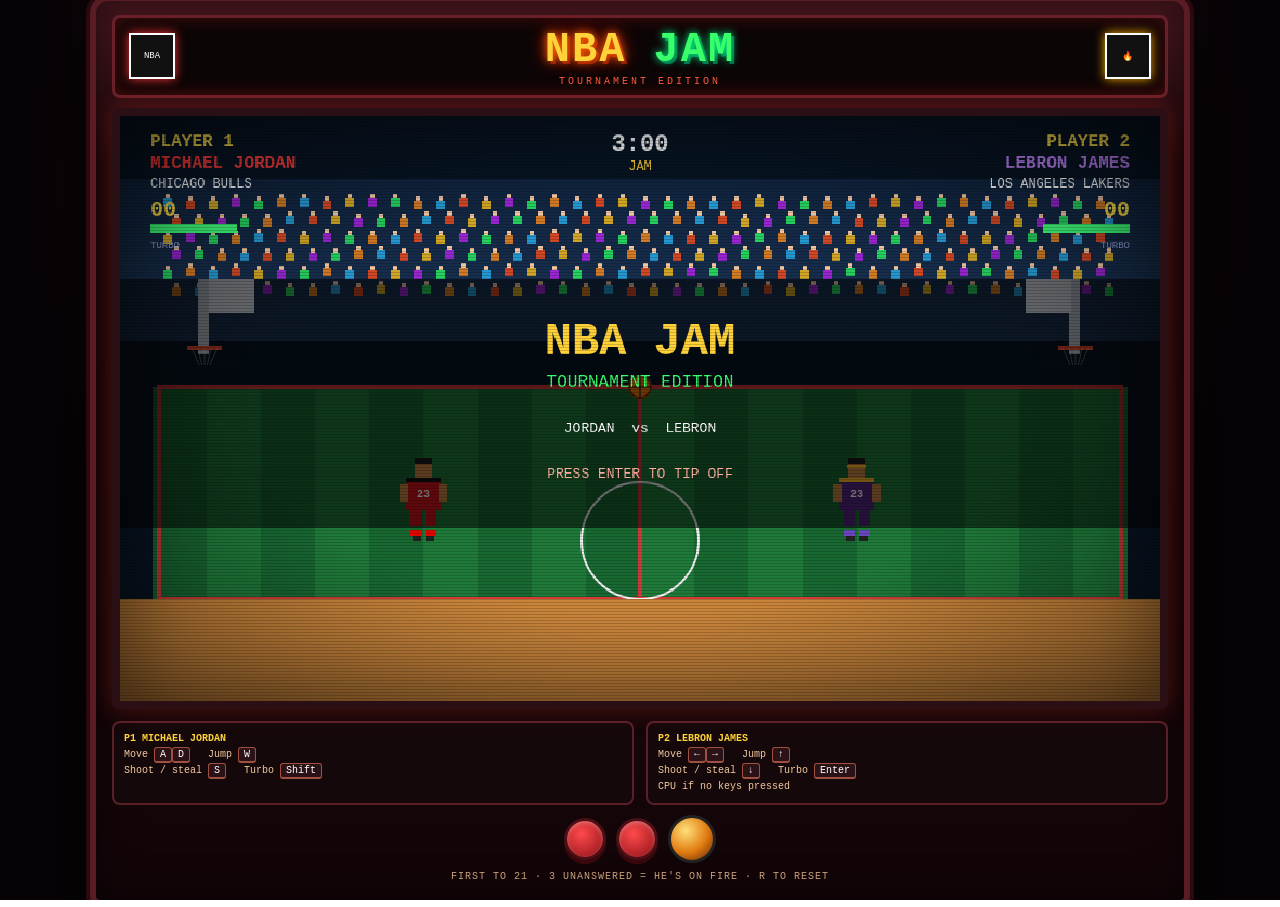
<file: games/nba-jam.html>
<!DOCTYPE html>
<html lang="en">
<head>
<meta charset="UTF-8" />
<meta name="viewport" content="width=device-width, initial-scale=1" />
<title>NBA JAM — Tournament Edition</title>
<style>
  :root {
    --cab: #1a0a0c;
    --cab-edge: #3a1218;
    --neon: #ff2a2a;
  }
  * { box-sizing: border-box; }
  html, body {
    margin: 0; height: 100%;
    background: radial-gradient(ellipse at 50% 20%, #2a1014 0%, #070306 70%);
    color: #ffe8c8;
    font-family: "Press Start 2P", "Courier New", monospace;
    overflow: hidden;
  }
  body {
    display: flex; align-items: center; justify-content: center;
    min-height: 100%;
  }
  .cabinet {
    width: min(1100px, 96vw);
    background: linear-gradient(180deg, #4a1820 0%, #1c070a 18%, #120508 100%);
    border: 6px solid #5a1c24;
    border-radius: 18px 18px 10px 10px;
    box-shadow: 0 0 0 4px #2a0a10, 0 30px 80px rgba(0,0,0,.7), inset 0 0 40px rgba(0,0,0,.5);
    padding: 14px 16px 18px;
  }
  .marquee {
    display: flex; align-items: center; justify-content: space-between;
    background: #0b0506;
    border: 3px solid #6a2028;
    border-radius: 8px;
    padding: 8px 14px;
    margin-bottom: 10px;
    box-shadow: inset 0 0 18px rgba(255,40,40,.25);
  }
  .logo {
    font-weight: 900;
    letter-spacing: 2px;
    font-size: clamp(22px, 4vw, 42px);
    color: #ffd23a;
    text-shadow: 0 0 8px #ff6a00, 0 0 18px #ff2200, 3px 3px 0 #7a1800;
  }
  .logo span { color: #39ff6a; text-shadow: 0 0 8px #0f8, 3px 3px 0 #064; }
  .sub {
    font-size: 10px;
    color: #ff5a3a;
    letter-spacing: 3px;
    text-align: center;
    margin-top: 2px;
  }
  .badge {
    width: 46px; height: 46px;
    border: 2px solid #fff;
    background: #111;
    display: grid; place-items: center;
    font-size: 9px; color: #fff;
    box-shadow: 0 0 10px #f33;
  }
  .screen-wrap {
    position: relative;
    background: #000;
    border: 8px solid #2a1014;
    border-radius: 6px;
    box-shadow: inset 0 0 30px rgba(0,255,180,.08), 0 0 24px rgba(255,60,40,.25);
    overflow: hidden;
  }
  canvas { display: block; width: 100%; height: auto; image-rendering: pixelated; background: #061018; }
  .crt {
    pointer-events: none;
    position: absolute; inset: 0;
    background:
      repeating-linear-gradient(to bottom, rgba(0,0,0,.18) 0 1px, transparent 1px 3px);
    mix-blend-mode: multiply;
    box-shadow: inset 0 0 80px rgba(0,0,0,.45);
  }
  .crt::after {
    content: "";
    position: absolute; inset: 0;
    background: radial-gradient(ellipse at center, transparent 50%, rgba(0,0,0,.45) 100%);
  }
  .controls {
    display: flex; justify-content: space-between; gap: 12px;
    margin-top: 12px; font-size: 10px; line-height: 1.6; color: #f3c9a0;
  }
  .panel {
    flex: 1;
    background: #14080a;
    border: 2px solid #5a2028;
    border-radius: 8px;
    padding: 8px 10px;
  }
  .panel b { color: #ffd23a; }
  .buttons {
    display: flex; gap: 10px; align-items: center; justify-content: center;
    margin-top: 10px;
  }
  button.joy {
    width: 42px; height: 42px; border-radius: 50%;
    border: 3px solid #4a1016;
    background: radial-gradient(circle at 40% 35%, #ff4a4a, #8a1018);
    box-shadow: 0 4px 0 #3a080c, inset 0 2px 4px rgba(255,255,255,.3);
    cursor: pointer;
  }
  button.ball {
    width: 48px; height: 48px; border-radius: 50%;
    border: 3px solid #222;
    background: radial-gradient(circle at 35% 30%, #ffe07a, #e07a10 55%, #5a2208);
  }
  .hint { text-align: center; font-size: 10px; color: #c9a07a; margin-top: 8px; letter-spacing: 1px; }
  kbd {
    background: #2a1216; border: 1px solid #a05040; border-bottom-width: 2px;
    padding: 1px 5px; border-radius: 3px; color: #fff;
  }
</style>
</head>
<body>
<div class="cabinet">
  <div class="marquee">
    <div class="badge">NBA</div>
    <div style="text-align:center">
      <div class="logo">NBA <span>JAM</span></div>
      <div class="sub">TOURNAMENT EDITION</div>
    </div>
    <div class="badge" style="box-shadow:0 0 10px #fa0">🔥</div>
  </div>
  <div class="screen-wrap">
    <canvas id="game" width="960" height="540"></canvas>
    <div class="crt"></div>
  </div>
  <div class="controls">
    <div class="panel"><b>P1 MICHAEL JORDAN</b><br>Move <kbd>A</kbd><kbd>D</kbd> &nbsp; Jump <kbd>W</kbd><br>Shoot / steal <kbd>S</kbd> &nbsp; Turbo <kbd>Shift</kbd></div>
    <div class="panel"><b>P2 LEBRON JAMES</b><br>Move <kbd>←</kbd><kbd>→</kbd> &nbsp; Jump <kbd>↑</kbd><br>Shoot / steal <kbd>↓</kbd> &nbsp; Turbo <kbd>Enter</kbd><br>CPU if no keys pressed</div>
  </div>
  <div class="buttons">
    <button class="joy" aria-label="button"></button>
    <button class="joy" aria-label="button"></button>
    <button class="ball" aria-label="ball"></button>
  </div>
  <div class="hint">FIRST TO 21 · 3 UNANSWERED = HE'S ON FIRE · R TO RESET</div>
</div>
<script>
const canvas = document.getElementById("game");
const ctx = canvas.getContext("2d");
ctx.imageSmoothingEnabled = false;

const W = 960, H = 540;
const COURT_Y = 392;
const HOOP_L = { x: 78, y: 168, rim: 214 };
const HOOP_R = { x: 882, y: 168, rim: 214 };

const keys = {};
addEventListener("keydown", e => {
  keys[e.key] = true;
  if (["ArrowUp","ArrowDown","ArrowLeft","ArrowRight"," "].includes(e.key)) e.preventDefault();
  if (e.key === "r" || e.key === "R") reset();
  if (state === "title" && (e.key === "Enter" || e.key === " ")) state = "play";
});
addEventListener("keyup", e => { keys[e.key] = false; });

const sparks = [];
const crowd = [];
for (let r = 0; r < 6; r++) {
  for (let c = 0; c < 42; c++) {
    crowd.push({
      x: 40 + c * 21 + (r % 2) * 8,
      y: 78 + r * 16,
      hue: [200, 12, 45, 280, 140, 30][(c + r) % 6],
      phase: Math.random() * 6
    });
  }
}

function makePlayer(side) {
  return {
    side,
    x: side === 1 ? 280 : 680,
    y: COURT_Y,
    vx: 0, vy: 0,
    w: 46, h: 78,
    face: 1,
    turbo: 100,
    onFire: false,
    fireMeter: 0,
    score: 0,
    dunking: 0,
    stealCd: 0,
    shotCd: 0,
    anim: 0,
    cpu: side === 2
  };
}

let p1, p2, ball, state, msg, msgT, clock, winner;
function reset() {
  p1 = makePlayer(1);
  p2 = makePlayer(2);
  ball = {
    x: 480, y: 250, vx: 0, vy: 0,
    holder: null, r: 11,
    shot: false, glow: 0
  };
  state = "title";
  msg = "";
  msgT = 0;
  clock = 180;
  winner = null;
  sparks.length = 0;
}
reset();
state = "title";

function announce(text, t = 90) { msg = text; msgT = t; }

function spawnSparks(x, y, color, n = 10) {
  for (let i = 0; i < n; i++) {
    sparks.push({
      x, y,
      vx: (Math.random() - 0.5) * 6,
      vy: -Math.random() * 5 - 1,
      life: 20 + Math.random() * 18,
      color
    });
  }
}

function possess(player) {
  ball.holder = player;
  ball.shot = false;
  ball.vx = 0; ball.vy = 0;
}

function shoot(player, dunk) {
  if (ball.holder !== player || player.shotCd > 0) return;
  const dir = player.side === 1 ? 1 : -1;
  const hoop = player.side === 1 ? HOOP_R : HOOP_L;
  ball.holder = null;
  ball.shot = true;
  ball.x = player.x + dir * 18;
  ball.y = player.y - (dunk ? 70 : 58);
  const dx = hoop.x - ball.x;
  const dy = hoop.rim - ball.y;
  const power = dunk ? 1.05 : 0.92;
  ball.vx = dx * 0.045 * power + dir * (dunk ? 1.2 : 0.4);
  ball.vy = -11.5 - Math.min(4, Math.abs(dx) / 90);
  if (player.onFire) { ball.vx *= 1.05; ball.glow = 40; }
  player.shotCd = dunk ? 28 : 16;
  if (dunk) {
    player.dunking = 22;
    spawnSparks(ball.x, ball.y, player.side === 1 ? "#ffd23a" : "#c084fc", 16);
  } else {
    spawnSparks(ball.x, ball.y, "#ffb020", 6);
  }
}

function trySteal(thief, victim) {
  if (thief.stealCd > 0 || ball.holder !== victim) return;
  const dist = Math.abs(thief.x - victim.x);
  if (dist < 54 && Math.abs(thief.y - victim.y) < 30) {
    if (Math.random() < (thief.onFire ? 0.55 : 0.38)) {
      possess(thief);
      announce("STEAL!");
      spawnSparks(thief.x, thief.y - 40, "#fff", 8);
    }
    thief.stealCd = 30;
  }
}

function score(side) {
  const scorer = side === 1 ? p1 : p2;
  const points = scorer.onFire ? 2 : 1;
  scorer.score += points;
  scorer.fireMeter += 1;
  if (scorer.fireMeter >= 3 && !scorer.onFire) {
    scorer.onFire = true;
    announce(side === 1 ? "JORDAN'S ON FIRE!" : "LEBRON'S ON FIRE!", 120);
  } else {
    announce(points === 2 ? "BOOM SHAKALAKA!" : (Math.random() < 0.5 ? "FROM DOWNTOWN!" : "HE'S HEATING UP!"));
  }
  const other = side === 1 ? p2 : p1;
  other.fireMeter = 0;
  other.onFire = false;
  spawnSparks(side === 1 ? HOOP_R.x : HOOP_L.x, 200, "#ffe14a", 22);
  if (scorer.score >= 21) {
    winner = scorer;
    state = "over";
    announce(side === 1 ? "JORDAN WINS!" : "LEBRON WINS!", 999);
  } else {
    setTimeout(() => {
      if (state !== "play") return;
      ball.holder = null;
      ball.shot = false;
      ball.x = 480; ball.y = 230; ball.vx = 0; ball.vy = 2;
    }, 500);
  }
}

function updatePlayer(p, input) {
  p.anim++;
  if (p.stealCd > 0) p.stealCd--;
  if (p.shotCd > 0) p.shotCd--;
  if (p.dunking > 0) p.dunking--;

  const turboHeld = input.turbo && p.turbo > 0;
  if (turboHeld) p.turbo = Math.max(0, p.turbo - 0.45);
  else p.turbo = Math.min(100, p.turbo + 0.28);
  const spd = turboHeld ? 6.4 : 4.1;

  if (p.y >= COURT_Y - 0.5) {
    p.y = COURT_Y;
    p.vy = 0;
    if (input.left) { p.vx = -spd; p.face = -1; }
    else if (input.right) { p.vx = spd; p.face = 1; }
    else p.vx *= 0.7;
    if (input.jump) p.vy = turboHeld ? -13.4 : -11.2;
  } else {
    if (input.left) p.vx = Math.max(p.vx - 0.35, -spd);
    if (input.right) p.vx = Math.min(p.vx + 0.35, spd);
    p.vy += 0.48;
  }

  p.x += p.vx;
  p.y += p.vy;
  p.x = Math.max(70, Math.min(890, p.x));
  if (p.y > COURT_Y) { p.y = COURT_Y; p.vy = 0; }

  if (ball.holder === p) {
    const dir = p.face;
    ball.x = p.x + dir * 16;
    ball.y = p.y - (p.dunking ? 72 : 46) + Math.sin(p.anim * 0.45) * 3;
    if (input.shoot) {
      const hoop = p.side === 1 ? HOOP_R : HOOP_L;
      const near = Math.abs(p.x - hoop.x) < 150 && p.y < COURT_Y - 20;
      shoot(p, near || p.dunking);
    }
  } else if (input.shoot && !ball.shot) {
    const victim = p === p1 ? p2 : p1;
    trySteal(p, victim);
    if (!ball.holder && Math.hypot(p.x - ball.x, (p.y - 40) - ball.y) < 42) possess(p);
  }
}

function cpuInput(p) {
  const offense = ball.holder === p || (!ball.holder && ((p.side === 1 && ball.x < 480) || (p.side === 2 && ball.x > 480)));
  const hoop = p.side === 1 ? HOOP_R : HOOP_L;
  let left = false, right = false, jump = false, shoot = false, turbo = false;
  if (ball.holder === p) {
    if (p.side === 1 && p.x < hoop.x - 90) right = true;
    else if (p.side === 2 && p.x > hoop.x + 90) left = true;
    else {
      jump = p.y >= COURT_Y;
      if (p.y < COURT_Y - 30 || Math.abs(p.x - hoop.x) < 120) shoot = true;
    }
    turbo = Math.abs(p.x - hoop.x) > 160 && p.turbo > 20;
  } else if (ball.holder) {
    const v = ball.holder;
    if (p.x > v.x + 10) left = true;
    else if (p.x < v.x - 10) right = true;
    shoot = Math.abs(p.x - v.x) < 50;
    turbo = p.turbo > 30;
  } else {
    if (p.x > ball.x + 8) left = true;
    else if (p.x < ball.x - 8) right = true;
    if (ball.y < COURT_Y - 50 && Math.abs(p.x - ball.x) < 40) jump = true;
    shoot = Math.hypot(p.x - ball.x, (p.y - 40) - ball.y) < 46;
  }
  return { left, right, jump, shoot, turbo };
}

function updateBall() {
  if (ball.holder) return;
  ball.vy += 0.42;
  ball.x += ball.vx;
  ball.y += ball.vy;
  if (ball.glow > 0) ball.glow--;

  if (ball.y > COURT_Y - 8) {
    ball.y = COURT_Y - 8;
    ball.vy *= -0.62;
    ball.vx *= 0.86;
    if (Math.abs(ball.vy) < 1.4) ball.vy = 0;
    spawnSparks(ball.x, ball.y, "#ffb040", 3);
    ball.shot = false;
  }
  if (ball.x < 50 || ball.x > 910) ball.vx *= -0.8;

  for (const hoop of [HOOP_L, HOOP_R]) {
    if (ball.shot && ball.vy > 0 && Math.abs(ball.x - hoop.x) < 18 && ball.y > hoop.rim - 8 && ball.y < hoop.rim + 16) {
      const side = hoop === HOOP_R ? 1 : 2;
      ball.shot = false;
      ball.vy = 2;
      score(side);
      return;
    }
  }

  if (!ball.shot && ball.vy === 0) {
    for (const p of [p1, p2]) {
      if (Math.hypot(p.x - ball.x, (p.y - 30) - ball.y) < 36) possess(p);
    }
  }
}

function step() {
  if (state !== "play") return;
  clock -= 1 / 60;
  if (clock <= 0) {
    clock = 0;
    state = "over";
    winner = p1.score === p2.score ? null : (p1.score > p2.score ? p1 : p2);
    announce(winner ? (winner === p1 ? "JORDAN WINS!" : "LEBRON WINS!") : "TIE GAME!", 999);
    return;
  }

  const p2human = keys["ArrowLeft"] || keys["ArrowRight"] || keys["ArrowUp"] || keys["ArrowDown"] || keys["Enter"];
  p2.cpu = !p2human;

  const i1 = {
    left: keys["a"] || keys["A"],
    right: keys["d"] || keys["D"],
    jump: keys["w"] || keys["W"],
    shoot: keys["s"] || keys["S"],
    turbo: keys["Shift"]
  };
  const i2 = p2.cpu ? cpuInput(p2) : {
    left: keys["ArrowLeft"],
    right: keys["ArrowRight"],
    jump: keys["ArrowUp"],
    shoot: keys["ArrowDown"],
    turbo: keys["Enter"]
  };
  updatePlayer(p1, i1);
  updatePlayer(p2, i2);
  updateBall();

  for (let i = sparks.length - 1; i >= 0; i--) {
    const s = sparks[i];
    s.x += s.vx; s.y += s.vy; s.vy += 0.15; s.life--;
    if (s.life <= 0) sparks.splice(i, 1);
  }
  if (msgT > 0) msgT--;
}

function px(x, y, w, h, c) { ctx.fillStyle = c; ctx.fillRect(x | 0, y | 0, w, h); }

function drawCrowd() {
  for (const f of crowd) {
    const bob = Math.sin(performance.now() / 220 + f.phase) > 0.2 ? -2 : 0;
    px(f.x, f.y + bob, 8, 8, `hsl(${f.hue} 70% 48%)`);
    px(f.x + 2, f.y - 4 + bob, 4, 4, "#f1c7a2");
  }
}

function drawCourt() {
  ctx.fillStyle = "#071424";
  ctx.fillRect(0, 0, W, H);
  const g = ctx.createLinearGradient(0, 60, 0, 200);
  g.addColorStop(0, "#10243f");
  g.addColorStop(1, "#1a3354");
  ctx.fillStyle = g;
  ctx.fillRect(0, 58, W, 150);
  drawCrowd();

  for (let i = 0; i < 18; i++) {
    ctx.fillStyle = i % 2 ? "#1f7a3a" : "#186832";
    ctx.fillRect(30 + i * 50, 250, 50, 200);
  }
  ctx.strokeStyle = "#d23a3a";
  ctx.lineWidth = 4;
  ctx.strokeRect(36, 250, 888, 196);
  ctx.beginPath();
  ctx.moveTo(480, 250); ctx.lineTo(480, 446);
  ctx.stroke();
  ctx.strokeStyle = "#f2f2f2";
  ctx.lineWidth = 2;
  ctx.beginPath();
  ctx.arc(480, 392, 54, 0, Math.PI * 2);
  ctx.stroke();
  ctx.fillStyle = "#c9843a";
  ctx.fillRect(0, 446, W, 94);

  drawHoop(HOOP_L, -1);
  drawHoop(HOOP_R, 1);
}

function drawHoop(h, dir) {
  ctx.fillStyle = "#c8d0da";
  ctx.fillRect(h.x - 6, 150, 10, 70);
  ctx.fillStyle = "#e8eef6";
  ctx.fillRect(h.x + (dir < 0 ? 4 : -46), 150, 42, 32);
  ctx.strokeStyle = "#ff5030";
  ctx.lineWidth = 4;
  ctx.beginPath();
  ctx.moveTo(h.x - 16, h.rim);
  ctx.lineTo(h.x + 16, h.rim);
  ctx.stroke();
  ctx.strokeStyle = "rgba(255,255,255,.35)";
  ctx.lineWidth = 1;
  for (let i = -12; i <= 12; i += 6) {
    ctx.beginPath();
    ctx.moveTo(h.x + i, h.rim);
    ctx.lineTo(h.x + i * 0.4, h.rim + 16);
    ctx.stroke();
  }
}

function drawPlayer(p) {
  const x = p.x, y = p.y;
  const bob = (p.y >= COURT_Y && Math.abs(p.vx) > 0.4) ? Math.sin(p.anim * 0.5) * 2 : 0;
  const fire = p.onFire;
  if (fire) {
    ctx.fillStyle = "rgba(255,120,20,.35)";
    ctx.beginPath();
    ctx.ellipse(x, y - 36, 28, 40, 0, 0, Math.PI * 2);
    ctx.fill();
  }
  const jersey = p.side === 1 ? "#d0121c" : "#552583";
  const trim = p.side === 1 ? "#111" : "#fdb927";
  const skin = "#c68642";
  ctx.fillStyle = "#222";
  ctx.fillRect(x - 10, y - 8 + bob, 8, 8);
  ctx.fillRect(x + 2, y - 8 + bob, 8, 8);
  ctx.fillStyle = p.side === 1 ? "#e10600" : "#6b46c1";
  ctx.fillRect(x - 12, y - 10 + bob, 10, 6);
  ctx.fillRect(x + 2, y - 10 + bob, 10, 6);

  ctx.fillStyle = jersey;
  ctx.fillRect(x - 16, y - 58 + bob, 32, 30);
  ctx.fillStyle = trim;
  ctx.fillRect(x - 16, y - 58 + bob, 32, 4);
  ctx.fillStyle = "#fff";
  ctx.font = "bold 10px monospace";
  ctx.textAlign = "center";
  ctx.fillText("23", x, y - 40 + bob);
  ctx.fillStyle = skin;
  ctx.fillRect(x - 8, y - 74 + bob, 16, 16);
  ctx.fillStyle = "#1a1a1a";
  ctx.fillRect(x - 8, y - 76 + bob, 16, 5);
  if (p.side === 2) {
    ctx.fillStyle = "#fdb927";
    ctx.fillRect(x - 9, y - 70 + bob, 18, 3);
  }
  ctx.fillStyle = skin;
  ctx.fillRect(x - 22, y - 52 + bob, 8, 16);
  ctx.fillRect(x + 14, y - 52 + bob, 8, 16);
  ctx.fillStyle = jersey;
  ctx.fillRect(x - 12, y - 30 + bob, 10, 16);
  ctx.fillRect(x + 2, y - 30 + bob, 10, 16);

  if (p.dunking) {
    ctx.fillStyle = skin;
    ctx.fillRect(x + p.face * 10, y - 78, 8, 14);
  }
}

function drawBall() {
  const x = ball.x, y = ball.y;
  if (ball.glow > 0 || (ball.holder && ball.holder.onFire)) {
    ctx.fillStyle = "rgba(255,180,40,.45)";
    ctx.beginPath();
    ctx.arc(x, y, 16, 0, Math.PI * 2);
    ctx.fill();
  }
  ctx.fillStyle = "#e87512";
  ctx.beginPath();
  ctx.arc(x, y, ball.r, 0, Math.PI * 2);
  ctx.fill();
  ctx.strokeStyle = "#5a2808";
  ctx.lineWidth = 1.5;
  ctx.beginPath();
  ctx.arc(x, y, ball.r - 1, 0, Math.PI * 2);
  ctx.moveTo(x - ball.r, y); ctx.lineTo(x + ball.r, y);
  ctx.moveTo(x, y - ball.r); ctx.lineTo(x, y + ball.r);
  ctx.stroke();
  if (ball.vx || ball.vy) {
    ctx.strokeStyle = "rgba(255,200,80,.5)";
    ctx.beginPath();
    ctx.moveTo(x - ball.vx * 2, y - ball.vy * 2);
    ctx.lineTo(x, y);
    ctx.stroke();
  }
}

function hud() {
  ctx.textAlign = "left";
  ctx.font = "bold 16px monospace";
  ctx.fillStyle = "#ffe14a";
  ctx.fillText("PLAYER 1", 28, 28);
  ctx.fillStyle = "#ff3b3b";
  ctx.fillText("MICHAEL JORDAN", 28, 48);
  ctx.fillStyle = "#fff";
  ctx.font = "12px monospace";
  ctx.fillText("CHICAGO BULLS", 28, 66);
  ctx.fillStyle = "#ffe14a";
  ctx.font = "bold 20px monospace";
  ctx.fillText(String(p1.score).padStart(2, "0"), 28, 92);

  ctx.textAlign = "right";
  ctx.font = "bold 16px monospace";
  ctx.fillStyle = "#ffe14a";
  ctx.fillText("PLAYER 2", W - 28, 28);
  ctx.fillStyle = "#c084fc";
  ctx.fillText("LEBRON JAMES", W - 28, 48);
  ctx.fillStyle = "#fff";
  ctx.font = "12px monospace";
  ctx.fillText("LOS ANGELES LAKERS", W - 28, 66);
  ctx.fillStyle = "#ffe14a";
  ctx.font = "bold 20px monospace";
  ctx.fillText(String(p2.score).padStart(2, "0"), W - 28, 92);

  const m = Math.floor(clock / 60);
  const s = Math.floor(clock % 60);
  ctx.textAlign = "center";
  ctx.fillStyle = "#fff";
  ctx.font = "bold 22px monospace";
  ctx.fillText(`${m}:${String(s).padStart(2, "0")}`, W / 2, 32);
  ctx.fillStyle = "#ffd23a";
  ctx.font = "12px monospace";
  ctx.fillText("JAM", W / 2, 50);

  function meter(x, val, fire) {
    ctx.fillStyle = "#222";
    ctx.fillRect(x, 100, 80, 8);
    ctx.fillStyle = fire ? "#ff6a00" : "#3dff7a";
    ctx.fillRect(x, 100, val * 0.8, 8);
  }
  meter(28, p1.turbo, p1.onFire);
  meter(W - 108, p2.turbo, p2.onFire);
  ctx.textAlign = "left";
  ctx.font = "9px monospace";
  ctx.fillStyle = p1.onFire ? "#ffb020" : "#9ad";
  ctx.fillText(p1.onFire ? "ON FIRE" : "TURBO", 28, 122);
  ctx.textAlign = "right";
  ctx.fillStyle = p2.onFire ? "#ffb020" : "#9ad";
  ctx.fillText(p2.onFire ? "ON FIRE" : "TURBO", W - 28, 122);

  if (msgT > 0) {
    ctx.textAlign = "center";
    ctx.font = "bold 26px monospace";
    ctx.fillStyle = "#111";
    ctx.fillText(msg, W / 2 + 3, 183);
    ctx.fillStyle = "#ffe14a";
    ctx.fillText(msg, W / 2, 180);
  }
}

function drawTitle() {
  ctx.fillStyle = "rgba(0,0,0,.55)";
  ctx.fillRect(0, 150, W, 230);
  ctx.textAlign = "center";
  ctx.font = "bold 42px monospace";
  ctx.fillStyle = "#ffd23a";
  ctx.fillText("NBA JAM", W / 2, 220);
  ctx.font = "16px monospace";
  ctx.fillStyle = "#39ff6a";
  ctx.fillText("TOURNAMENT EDITION", W / 2, 250);
  ctx.fillStyle = "#fff";
  ctx.font = "13px monospace";
  ctx.fillText("JORDAN  vs  LEBRON", W / 2, 292);
  ctx.fillStyle = "#ffb0a0";
  ctx.fillText("PRESS ENTER TO TIP OFF", W / 2, 334);
}

function drawOver() {
  ctx.fillStyle = "rgba(0,0,0,.55)";
  ctx.fillRect(0, 160, W, 200);
  ctx.textAlign = "center";
  ctx.font = "bold 32px monospace";
  ctx.fillStyle = "#ffe14a";
  ctx.fillText(winner ? (winner === p1 ? "JORDAN WINS" : "LEBRON WINS") : "TIE GAME", W / 2, 230);
  ctx.font = "16px monospace";
  ctx.fillStyle = "#fff";
  ctx.fillText(`${p1.score}  -  ${p2.score}`, W / 2, 270);
  ctx.fillStyle = "#ffb0a0";
  ctx.fillText("PRESS R TO PLAY AGAIN", W / 2, 314);
}

function frame() {
  step();
  drawCourt();
  const order = [p1, p2].sort((a, b) => a.y - b.y);
  order.forEach(drawPlayer);
  drawBall();
  for (const s of sparks) {
    ctx.globalAlpha = Math.max(0, s.life / 30);
    ctx.fillStyle = s.color;
    ctx.fillRect(s.x, s.y, 3, 3);
    ctx.globalAlpha = 1;
  }
  hud();
  if (state === "title") drawTitle();
  if (state === "over") drawOver();
  requestAnimationFrame(frame);
}
requestAnimationFrame(frame);
</script>
</body>
</html>
</file>
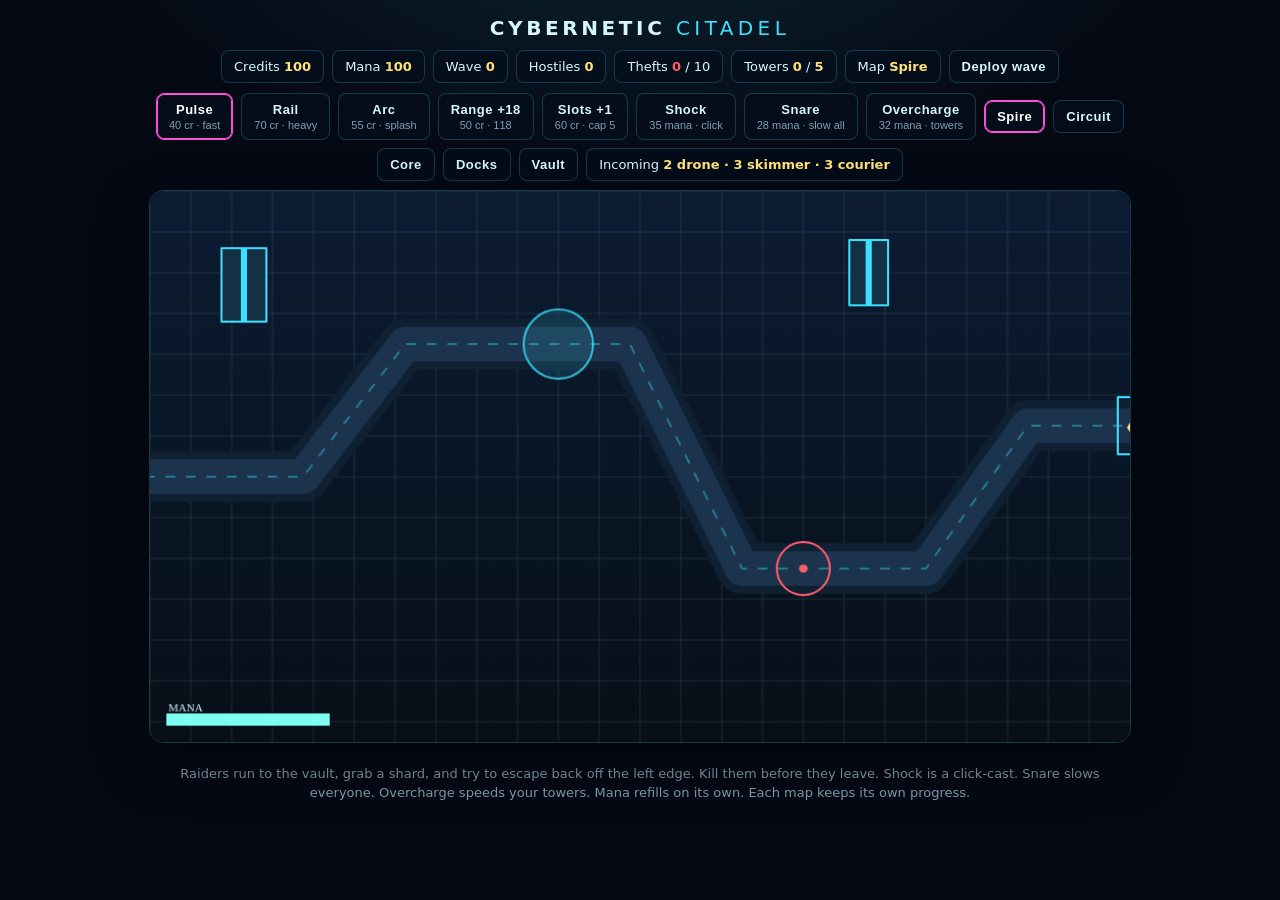
<file: games/pathwatch.html>
<!DOCTYPE html>
<html lang="en">
<head>
<meta charset="UTF-8" />
<meta name="viewport" content="width=device-width, initial-scale=1" />
<title>Cybernetic Citadel</title>
<style>
  :root { --ink:#d7f7ff; --muted:#7f9eae; --cyan:#3ee0ff; --mag:#ff4fd8; --gold:#ffe27a; --danger:#ff5d6c; --panel:rgba(6,14,28,.82); }
  * { box-sizing: border-box; }
  html, body { margin:0; min-height:100%; background:radial-gradient(900px 420px at 50% -10%, rgba(62,224,255,.12), transparent 60%), #050914; color:var(--ink); font-family:"Segoe UI", system-ui, sans-serif; }
  body { display:flex; flex-direction:column; align-items:center; padding:16px 12px 28px; gap:10px; }
  h1 { margin:0; font-weight:700; letter-spacing:.18em; text-transform:uppercase; font-size:20px; }
  h1 span { color:var(--cyan); font-weight:500; letter-spacing:.22em; }
  .hud, .shop { display:flex; flex-wrap:wrap; gap:8px; align-items:center; justify-content:center; width:min(980px,100%); }
  .stat, button { background:var(--panel); border:1px solid rgba(62,224,255,.22); border-radius:8px; padding:8px 12px; color:var(--ink); font-size:13px; }
  .stat b { color:var(--gold); font-variant-numeric:tabular-nums; }
  .stat.leak b { color:var(--danger); }
  button { cursor:pointer; font-weight:700; letter-spacing:.04em; }
  button small { display:block; font-weight:500; color:var(--muted); letter-spacing:0; font-size:11px; margin-top:2px; }
  button:hover:not(:disabled) { border-color:var(--cyan); color:var(--cyan); }
  button:hover:not(:disabled) small { color:inherit; }
  button:disabled { opacity:.42; cursor:not-allowed; }
  button.sel { border-color:var(--mag); box-shadow:0 0 0 1px var(--mag) inset; color:#fff; }
  #wrap { position:relative; width:min(980px,100%); border-radius:14px; overflow:hidden; box-shadow:0 0 0 1px rgba(62,224,255,.25), 0 20px 50px rgba(0,0,0,.5); }
  canvas { display:block; width:100%; height:auto; cursor:crosshair; background:#07111c; }
  .hint { width:min(980px,100%); color:var(--muted); font-size:13px; line-height:1.45; text-align:center; }
  #overlay { position:absolute; inset:0; display:none; align-items:center; justify-content:center; background:rgba(4,8,16,.7); text-align:center; }
  #overlay.show { display:flex; }
  .card { background:rgba(8,16,32,.96); border:1px solid rgba(62,224,255,.45); border-radius:14px; padding:26px 32px; max-width:400px; }
  .card h2 { margin:0 0 8px; letter-spacing:.08em; text-transform:uppercase; }
  .card p { margin:0 0 16px; color:var(--muted); }
</style>
</head>
<body>
  <h1>Cybernetic <span>Citadel</span></h1>
  <div class="hud">
    <div class="stat">Credits <b id="coins">100</b></div>
    <div class="stat">Mana <b id="mana">100</b></div>
    <div class="stat">Wave <b id="wave">0</b></div>
    <div class="stat">Hostiles <b id="left">0</b></div>
    <div class="stat leak">Thefts <b id="leaked">0</b> / 10</div>
    <div class="stat">Towers <b id="towers">0</b> / <b id="maxTowers">5</b></div>
    <div class="stat">Map <b id="mapName">Spire</b></div>
    <button id="next" type="button">Deploy wave</button>
  </div>
  <div class="shop">
    <button id="pickPulse" class="sel" type="button">Pulse<small>40 cr · fast</small></button>
    <button id="pickRail" type="button">Rail<small>70 cr · heavy</small></button>
    <button id="pickArc" type="button">Arc<small>55 cr · splash</small></button>
    <button id="buyRange" type="button">Range +18<small id="rangePrice">50 cr</small></button>
    <button id="buySlots" type="button">Slots +1<small id="slotPrice">60 cr</small></button>
    <button id="powShock" type="button">Shock<small id="shockCost">35 mana · click</small></button>
    <button id="powSnare" type="button">Snare<small>28 mana · slow all</small></button>
    <button id="powOver" type="button">Overcharge<small>32 mana · towers</small></button>
    <button id="map0" class="sel" type="button">Spire</button>
    <button id="map1" type="button">Circuit</button>
    <button id="map2" type="button">Core</button>
    <button id="map3" type="button">Docks</button>
    <button id="map4" type="button">Vault</button>
    <div class="stat">Incoming <b id="preview">raid</b></div>
  </div>
  <div id="wrap">
    <canvas id="c" width="960" height="540"></canvas>
    <div id="overlay">
      <div class="card">
        <h2 id="endTitle">Core stolen</h2>
        <p id="endText">Ten thieves escaped with shards.</p>
        <button id="retry" type="button">Reboot this map</button>
      </div>
    </div>
  </div>
  <p class="hint">Raiders run to the vault, grab a shard, and try to escape back off the left edge. Kill them before they leave. Shock is a click-cast. Snare slows everyone. Overcharge speeds your towers. Mana refills on its own. Each map keeps its own progress.</p>
<script>
(() => {
  const canvas = document.getElementById("c");
  const ctx = canvas.getContext("2d");
  const W = canvas.width, H = canvas.height;
  const TOWER_COST = 40;     // Pulse cost
  const TOWER_RANGE = 118;   // base range, pixels
  const ENEMY_HEALTH = 32;   // drone hit points
  const WAVE_SIZE = 8;
  const MAX_TOWERS = 5;
  const START_COINS = 100;
  const START_MANA = 100;
  const MANA_REGEN = 7;      // mana per second
  const LEAK_LIMIT = 10;
  const SAVE_KEY = "cybernetic-citadel-v3";

  const TOWERS = {
    pulse: { name: "Pulse", cost: TOWER_COST, range: 1, damage: 7, fire: 280, color: "#3ee0ff", splash: 0 },
    rail:  { name: "Rail", cost: 70, range: 1.35, damage: 22, fire: 760, color: "#ff4fd8", splash: 0 },
    arc:   { name: "Arc", cost: 55, range: 0.86, damage: 9, fire: 450, color: "#ffe27a", splash: 44 }
  };
  const POWERS = { shock: 35, snare: 28, over: 32 };

  const MAPS = [
    { name: "Spire", accent: "#3ee0ff", sky: ["#0c1c33", "#071018"], roster: ["drone", "skimmer", "courier"],
      path: [{x:-24,y:280},{x:150,y:280},{x:250,y:150},{x:470,y:150},{x:580,y:370},{x:760,y:370},{x:860,y:230},{x:1000,y:230}],
      obstacles: [
        {kind:"pylon",x:92,y:92,w:44,h:72}, {kind:"pylon",x:704,y:80,w:38,h:64},
        {kind:"slow",x:400,y:150,r:34,slow:0.5}, {kind:"mine",x:640,y:370,r:26,dmg:18}
      ] },
    { name: "Circuit", accent: "#7dfff2", sky: ["#10241c", "#07140f"], roster: ["hulk", "shield", "drone"],
      path: [{x:-24,y:120},{x:180,y:120},{x:300,y:250},{x:180,y:400},{x:460,y:400},{x:620,y:220},{x:780,y:220},{x:1000,y:340}],
      obstacles: [
        {kind:"wall",x:360,y:70,w:96,h:26}, {kind:"wall",x:520,y:300,w:26,h:92},
        {kind:"boost",x:180,y:120,r:32,boost:1.45}, {kind:"slow",x:460,y:400,r:38,slow:0.42}
      ] },
    { name: "Core", accent: "#ff4fd8", sky: ["#1a1028", "#0c0814"], roster: ["wraith", "sapper", "drone"],
      path: [{x:-24,y:420},{x:140,y:420},{x:220,y:260},{x:380,y:120},{x:560,y:120},{x:700,y:280},{x:620,y:430},{x:820,y:430},{x:1000,y:200}],
      obstacles: [
        {kind:"monolith",x:470,y:250,w:34,h:112}, {kind:"vent",x:380,y:120,r:32,dps:14},
        {kind:"vent",x:700,y:280,r:30,dps:14}, {kind:"laser",x:620,y:430,r:22,dps:22}
      ] },
    { name: "Docks", accent: "#ffb15a", sky: ["#1c1810", "#100e0a"], roster: ["courier", "hulk", "skimmer"],
      path: [{x:-24,y:180},{x:200,y:180},{x:320,y:340},{x:520,y:340},{x:640,y:160},{x:820,y:160},{x:1000,y:300}],
      obstacles: [
        {kind:"crane",x:120,y:70,w:28,h:90}, {kind:"crane",x:740,y:60,w:28,h:80},
        {kind:"boost",x:320,y:340,r:36,boost:1.55}, {kind:"mine",x:520,y:340,r:28,dmg:22},
        {kind:"wall",x:400,y:80,w:70,h:22}
      ] },
    { name: "Vault", accent: "#d7a6ff", sky: ["#14102a", "#0a0816"], roster: ["shield", "wraith", "sapper", "courier"],
      path: [{x:-24,y:270},{x:160,y:270},{x:240,y:140},{x:420,y:140},{x:500,y:300},{x:360,y:420},{x:620,y:420},{x:760,y:240},{x:1000,y:240}],
      obstacles: [
        {kind:"monolith",x:300,y:300,w:30,h:90}, {kind:"pylon",x:680,y:90,w:36,h:60},
        {kind:"laser",x:420,y:140,r:24,dps:20}, {kind:"slow",x:620,y:420,r:40,slow:0.4},
        {kind:"mine",x:760,y:240,r:26,dmg:16}
      ] }
  ];

  const ui = {
    coins: document.getElementById("coins"), mana: document.getElementById("mana"),
    wave: document.getElementById("wave"), left: document.getElementById("left"),
    leaked: document.getElementById("leaked"), towers: document.getElementById("towers"),
    maxTowers: document.getElementById("maxTowers"), mapName: document.getElementById("mapName"),
    next: document.getElementById("next"), buyRange: document.getElementById("buyRange"),
    buySlots: document.getElementById("buySlots"), rangePrice: document.getElementById("rangePrice"),
    slotPrice: document.getElementById("slotPrice"), preview: document.getElementById("preview"),
    pulse: document.getElementById("pickPulse"), rail: document.getElementById("pickRail"),
    arc: document.getElementById("pickArc"), shock: document.getElementById("powShock"),
    snare: document.getElementById("powSnare"), over: document.getElementById("powOver"),
    maps: [0,1,2,3,4].map((i) => document.getElementById("map" + i)),
    overlay: document.getElementById("overlay"), endTitle: document.getElementById("endTitle"),
    endText: document.getElementById("endText"), retry: document.getElementById("retry")
  };

  let mapIndex = 0, saves = [null, null, null, null, null];
  let coins = START_COINS, mana = START_MANA, wave = 0, leaked = 0;
  let towerRange = TOWER_RANGE, maxTowers = MAX_TOWERS, rangeLevel = 0, slotLevel = 0;
  let selected = "pulse", casting = "";
  let towers = [], enemies = [], shots = [], sparks = [], queue = [];
  let spawnTimer = 0, spawning = false, over = false;
  let hover = null, message = "", messageT = 0, banner = "", bannerT = 0;
  let snareT = 0, overT = 0;

  function map() { return MAPS[mapIndex]; }
  function path() { return map().path; }
  function pathLen() {
    const p = path(); let n = 0;
    for (let i = 1; i < p.length; i++) n += Math.hypot(p[i].x - p[i-1].x, p[i].y - p[i-1].y);
    return n;
  }
  function pointOnPath(dist) {
    const p = path(); let left = Math.max(0, Math.min(pathLen(), dist));
    for (let i = 1; i < p.length; i++) {
      const a = p[i-1], b = p[i], seg = Math.hypot(b.x - a.x, b.y - a.y);
      if (left <= seg) { const t = seg ? left / seg : 0; return { x: a.x + (b.x-a.x)*t, y: a.y + (b.y-a.y)*t }; }
      left -= seg;
    }
    return { x: p[p.length-1].x, y: p[p.length-1].y };
  }
  function distToSegment(px, py, ax, ay, bx, by) {
    const dx = bx-ax, dy = by-ay, len2 = dx*dx+dy*dy;
    let t = len2 ? ((px-ax)*dx + (py-ay)*dy) / len2 : 0;
    t = Math.max(0, Math.min(1, t));
    return Math.hypot(px - (ax+dx*t), py - (ay+dy*t));
  }
  function onPath(x, y, pad) {
    const p = path();
    for (let i = 1; i < p.length; i++) if (distToSegment(x, y, p[i-1].x, p[i-1].y, p[i].x, p[i].y) < pad) return true;
    return false;
  }
  function onObstacle(x, y) {
    for (const o of map().obstacles) {
      if (!o.w) continue;
      if (Math.abs(x-o.x) < o.w/2+16 && Math.abs(y-o.y) < o.h/2+16) return true;
    }
    return false;
  }
  function zoneAt(x, y) {
    for (const o of map().obstacles) if (o.r && Math.hypot(x-o.x, y-o.y) <= o.r) return o;
    return null;
  }

  function fresh() {
    return { coins: START_COINS, mana: START_MANA, wave: 0, leaked: 0, towerRange: TOWER_RANGE, maxTowers: MAX_TOWERS, rangeLevel: 0, slotLevel: 0, towers: [], enemies: [], queue: [], spawning: false, spawnTimer: 0, over: false };
  }
  function capture() {
    saves[mapIndex] = { coins, mana, wave, leaked, towerRange, maxTowers, rangeLevel, slotLevel, towers: towers.map((t) => ({...t})), enemies: enemies.map((e) => ({...e})), queue: queue.slice(), spawning, spawnTimer, over };
    try { localStorage.setItem(SAVE_KEY, JSON.stringify(saves)); } catch (err) {}
  }
  function apply(state) {
    const s = state && typeof state.coins === "number" ? state : fresh();
    coins = s.coins; mana = s.mana == null ? START_MANA : s.mana;
    wave = s.wave || 0; leaked = s.leaked || 0;
    towerRange = s.towerRange || TOWER_RANGE; maxTowers = s.maxTowers || MAX_TOWERS;
    rangeLevel = s.rangeLevel || 0; slotLevel = s.slotLevel || 0;
    towers = (s.towers || []).filter((t) => TOWERS[t.kind]).map((t) => ({...t}));
    enemies = (s.enemies || []).filter((e) => e && typeof e.dist === "number").map((e) => ({...e}));
    queue = (s.queue || []).slice(); spawning = !!s.spawning; spawnTimer = s.spawnTimer || 0; over = !!s.over;
    shots = []; sparks = []; banner = ""; bannerT = 0; snareT = 0; overT = 0; casting = "";
    ui.overlay.classList.toggle("show", over);
    if (over) { ui.endTitle.textContent = "Core stolen"; ui.endText.textContent = "Ten shards left " + map().name + ". Last wave: " + wave + "."; }
  }
  function loadSaves() {
    try {
      const parsed = JSON.parse(localStorage.getItem(SAVE_KEY) || "null");
      if (Array.isArray(parsed) && parsed.length === 5) saves = parsed;
    } catch (err) { saves = [null,null,null,null,null]; }
  }

  function enemiesLeft() { return enemies.length + (spawning ? queue.length : 0); }
  function waveHealth(n) { return ENEMY_HEALTH + Math.max(0, n-1) * 6; }
  function buildQueue(n) {
    const roster = map().roster;
    if (n % 5 === 0) {
      const list = ["boss"];
      for (let i = 0; i < 4 + Math.floor(n/5); i++) list.push(roster[i % roster.length]);
      return list;
    }
    const count = WAVE_SIZE + (n-1) * 2;
    const list = [];
    for (let i = 0; i < count; i++) list.push(roster[(i + n) % roster.length]);
    return list;
  }
  function previewText(n) {
    if (n % 5 === 0) return "BOSS raid";
    const q = buildQueue(n);
    return map().roster.map((k) => q.filter((x) => x === k).length + " " + k).join(" · ");
  }
  function syncHud() {
    ui.coins.textContent = Math.floor(coins);
    ui.mana.textContent = Math.floor(mana);
    ui.wave.textContent = wave;
    ui.left.textContent = enemiesLeft();
    ui.leaked.textContent = leaked;
    ui.towers.textContent = towers.length;
    ui.maxTowers.textContent = maxTowers;
    ui.mapName.textContent = map().name;
    ui.rangePrice.textContent = (50 + rangeLevel * 25) + " cr · " + Math.round(towerRange);
    ui.slotPrice.textContent = (60 + slotLevel * 30) + " cr · cap " + maxTowers;
    ui.preview.textContent = previewText(wave + 1);
    ui.next.disabled = over || spawning || enemies.length > 0;
    ui.shock.classList.toggle("sel", casting === "shock");
    ui.pulse.classList.toggle("sel", selected === "pulse" && !casting);
    ui.rail.classList.toggle("sel", selected === "rail" && !casting);
    ui.arc.classList.toggle("sel", selected === "arc" && !casting);
    ui.maps.forEach((btn, i) => btn.classList.toggle("sel", i === mapIndex));
  }
  function toast(text) { message = text; messageT = 1.6; }
  function spendMana(cost) {
    if (mana < cost) { toast("Need " + cost + " mana"); return false; }
    mana -= cost; return true;
  }

  function makeEnemy(kind) {
    const base = waveHealth(wave);
    const common = { dist: 0, carrying: false, returning: false, mined: false, wobble: Math.random()*6 };
    if (kind === "boss") return { ...common, kind, hp: base*16+90, maxHp: base*16+90, speed: 22, r: 22, reward: 90, leak: 3, color: "#ff4fd8", armor: 1 };
    if (kind === "skimmer") return { ...common, kind, hp: Math.round(base*0.55), maxHp: Math.round(base*0.55), speed: 76, r: 10, reward: 10, leak: 1, color: "#7dfff2", armor: 1 };
    if (kind === "hulk") return { ...common, kind, hp: Math.round(base*2.7), maxHp: Math.round(base*2.7), speed: 26, r: 15, reward: 22, leak: 1, color: "#ffb15a", armor: 1 };
    if (kind === "shield") return { ...common, kind, hp: Math.round(base*1.45), maxHp: Math.round(base*1.45), speed: 38, r: 12, reward: 16, leak: 1, color: "#9bdcff", armor: 0.55 };
    if (kind === "wraith") return { ...common, kind, hp: Math.round(base*0.72), maxHp: Math.round(base*0.72), speed: 62, r: 11, reward: 14, leak: 1, color: "#d7a6ff", armor: 1 };
    if (kind === "courier") return { ...common, kind, hp: Math.round(base*0.85), maxHp: Math.round(base*0.85), speed: 52, r: 11, reward: 18, leak: 1, color: "#ffe27a", armor: 1 };
    if (kind === "sapper") return { ...common, kind, hp: Math.round(base*1.1), maxHp: Math.round(base*1.1), speed: 42, r: 12, reward: 15, leak: 1, color: "#ff8a5b", armor: 1 };
    return { ...common, kind: "drone", hp: base, maxHp: base, speed: 44, r: 11, reward: 11, leak: 1, color: "#3ee0ff", armor: 1 };
  }
  function burst(x, y, color, n) {
    for (let i = 0; i < n; i++) {
      const a = Math.random()*Math.PI*2, s = 40+Math.random()*100;
      sparks.push({ x, y, vx: Math.cos(a)*s, vy: Math.sin(a)*s, life: 0.35+Math.random()*0.3, color });
    }
  }
  function hurt(enemy, amount, x, y) {
    enemy.hp -= amount * (enemy.armor == null ? 1 : enemy.armor);
    burst(x, y, "#d7f7ff", 3);
    if (enemy.hp <= 0) {
      coins += (enemy.reward || 0) + (enemy.carrying ? 8 : 0);
      burst(x, y, enemy.color, enemy.kind === "boss" ? 22 : 10);
      enemies = enemies.filter((e) => e !== enemy);
      if (enemy.kind === "boss") { banner = "BOSS DOWN — SHARD SECURED"; bannerT = 1.6; }
      syncHud();
    }
  }
  function nearest(tower, range) {
    let best = null, bestD = range;
    for (const e of enemies) {
      const p = pointOnPath(e.dist), d = Math.hypot(p.x-tower.x, p.y-tower.y);
      if (d <= bestD) { bestD = d; best = e; }
    }
    return best;
  }

  function reset() { apply(fresh()); ui.overlay.classList.remove("show"); capture(); syncHud(); }
  function startWave() {
    if (over || spawning || enemies.length) return;
    wave += 1; queue = buildQueue(wave); spawnTimer = 0.12; spawning = true;
    if (wave % 5 === 0) { banner = "WAVE " + wave + " — VAULT RAID"; bannerT = 2.4; }
    capture(); syncHud();
  }
  function endGame() {
    over = true; spawning = false; queue = [];
    ui.endTitle.textContent = "Core stolen";
    ui.endText.textContent = "Ten shards escaped " + map().name + ". Last wave: " + wave + ".";
    ui.overlay.classList.add("show"); capture(); syncHud();
  }

  ui.next.addEventListener("click", startWave);
  ui.retry.addEventListener("click", reset);
  ui.pulse.addEventListener("click", () => { selected = "pulse"; casting = ""; syncHud(); });
  ui.rail.addEventListener("click", () => { selected = "rail"; casting = ""; syncHud(); });
  ui.arc.addEventListener("click", () => { selected = "arc"; casting = ""; syncHud(); });
  ui.shock.addEventListener("click", () => { casting = casting === "shock" ? "" : "shock"; syncHud(); });
  ui.snare.addEventListener("click", () => { if (over) return; if (!spendMana(POWERS.snare)) return; snareT = 3.2; toast("Snare field"); syncHud(); });
  ui.over.addEventListener("click", () => { if (over) return; if (!spendMana(POWERS.over)) return; overT = 4; toast("Towers overcharged"); syncHud(); });
  ui.maps.forEach((btn, i) => btn.addEventListener("click", () => {
    if (i === mapIndex) return;
    capture(); mapIndex = i; apply(saves[i] || fresh()); toast(map().name + " restored"); syncHud();
  }));
  ui.buyRange.addEventListener("click", () => {
    if (over) return; const cost = 50 + rangeLevel*25;
    if (coins < cost) return toast("Range costs " + cost);
    coins -= cost; rangeLevel++; towerRange += 18; capture(); syncHud();
  });
  ui.buySlots.addEventListener("click", () => {
    if (over) return; const cost = 60 + slotLevel*30;
    if (coins < cost) return toast("Slot costs " + cost);
    coins -= cost; slotLevel++; maxTowers++; capture(); syncHud();
  });

  function canvasPos(ev) {
    const r = canvas.getBoundingClientRect();
    return { x: (ev.clientX-r.left)*(W/r.width), y: (ev.clientY-r.top)*(H/r.height) };
  }
  canvas.addEventListener("mousemove", (ev) => { hover = canvasPos(ev); });
  canvas.addEventListener("mouseleave", () => { hover = null; });
  canvas.addEventListener("click", (ev) => {
    if (over) return;
    const p = canvasPos(ev);
    if (casting === "shock") {
      if (!spendMana(POWERS.shock)) return;
      burst(p.x, p.y, "#ffe27a", 16);
      for (const e of enemies.slice()) {
        const q = pointOnPath(e.dist);
        if (Math.hypot(q.x-p.x, q.y-p.y) < 90) hurt(e, 26, q.x, q.y);
      }
      casting = ""; syncHud(); return;
    }
    const def = TOWERS[selected];
    if (towers.length >= maxTowers) return toast("Tower cap " + maxTowers);
    if (coins < def.cost) return toast(def.name + " costs " + def.cost);
    if (p.x < 26 || p.y < 26 || p.x > W-26 || p.y > H-26 || onPath(p.x, p.y, 36) || onObstacle(p.x, p.y)) return toast("Grid blocked");
    for (const t of towers) if (Math.hypot(t.x-p.x, t.y-p.y) < 44) return toast("Too close");
    coins -= def.cost;
    towers.push({ x: p.x, y: p.y, kind: selected, cooldown: 0, angle: -Math.PI/2, spin: Math.random()*6 });
    burst(p.x, p.y, def.color, 10); capture(); syncHud();
  });

  function drawBackdrop() {
    const g = ctx.createLinearGradient(0, 0, 0, H);
    g.addColorStop(0, map().sky[0]); g.addColorStop(1, map().sky[1]);
    ctx.fillStyle = g; ctx.fillRect(0, 0, W, H);
    ctx.strokeStyle = "rgba(215,247,255,0.05)";
    for (let x = 0; x < W; x += 40) { ctx.beginPath(); ctx.moveTo(x, 0); ctx.lineTo(x, H); ctx.stroke(); }
    for (let y = 0; y < H; y += 40) { ctx.beginPath(); ctx.moveTo(0, y); ctx.lineTo(W, y); ctx.stroke(); }
  }
  function drawPath() {
    const p = path();
    ctx.lineJoin = "round"; ctx.lineCap = "round";
    ctx.strokeStyle = "#102033"; ctx.lineWidth = 50;
    ctx.beginPath(); ctx.moveTo(p[0].x, p[0].y);
    for (let i = 1; i < p.length; i++) ctx.lineTo(p[i].x, p[i].y);
    ctx.stroke();
    ctx.strokeStyle = "#1b334c"; ctx.lineWidth = 34; ctx.stroke();
    ctx.strokeStyle = map().accent; ctx.globalAlpha = 0.4; ctx.lineWidth = 2;
    ctx.setLineDash([8, 12]); ctx.stroke(); ctx.setLineDash([]); ctx.globalAlpha = 1;
    const end = p[p.length-1];
    ctx.save(); ctx.translate(end.x-36, end.y);
    ctx.strokeStyle = map().accent; ctx.lineWidth = 2;
    ctx.strokeRect(-16, -28, 32, 56);
    ctx.fillStyle = "#ffe27a"; ctx.beginPath(); ctx.moveTo(0, -10); ctx.lineTo(7, 2); ctx.lineTo(0, 12); ctx.lineTo(-7, 2); ctx.closePath(); ctx.fill();
    ctx.restore();
  }
  function drawObstacles(now) {
    for (const o of map().obstacles) {
      ctx.save(); ctx.translate(o.x, o.y);
      if (o.kind === "pylon") {
        ctx.fillStyle = "#143044"; ctx.strokeStyle = "#3ee0ff"; ctx.lineWidth = 2;
        ctx.fillRect(-o.w/2, -o.h/2, o.w, o.h); ctx.strokeRect(-o.w/2, -o.h/2, o.w, o.h);
        ctx.fillStyle = "#3ee0ff"; ctx.fillRect(-3, -o.h/2, 6, o.h);
      } else if (o.kind === "wall") {
        ctx.fillStyle = "#12382f"; ctx.strokeStyle = "#7dfff2"; ctx.lineWidth = 2;
        ctx.fillRect(-o.w/2, -o.h/2, o.w, o.h); ctx.strokeRect(-o.w/2, -o.h/2, o.w, o.h);
      } else if (o.kind === "monolith") {
        ctx.fillStyle = "#2a1438"; ctx.strokeStyle = "#ff4fd8"; ctx.lineWidth = 2;
        ctx.beginPath(); ctx.moveTo(0, -o.h/2); ctx.lineTo(o.w/2, o.h/2); ctx.lineTo(-o.w/2, o.h/2); ctx.closePath(); ctx.fill(); ctx.stroke();
      } else if (o.kind === "crane") {
        ctx.strokeStyle = "#ffb15a"; ctx.lineWidth = 3;
        ctx.beginPath(); ctx.moveTo(0, o.h/2); ctx.lineTo(0, -o.h/2); ctx.lineTo(28, -o.h/2); ctx.stroke();
        ctx.fillStyle = "#ffb15a"; ctx.fillRect(24, -o.h/2, 6, 18);
      } else if (o.kind === "slow") {
        ctx.strokeStyle = "rgba(62,224,255,.8)"; ctx.beginPath(); ctx.arc(0, 0, o.r, 0, Math.PI*2); ctx.stroke();
        ctx.globalAlpha = 0.12; ctx.fillStyle = "#3ee0ff"; ctx.fill();
      } else if (o.kind === "boost") {
        ctx.strokeStyle = "rgba(255,177,90,.9)"; ctx.setLineDash([4, 4]);
        ctx.beginPath(); ctx.arc(0, 0, o.r, 0, Math.PI*2); ctx.stroke(); ctx.setLineDash([]);
        ctx.globalAlpha = 0.12; ctx.fillStyle = "#ffb15a"; ctx.fill();
      } else if (o.kind === "vent" || o.kind === "laser") {
        ctx.strokeStyle = o.kind === "laser" ? "#ff5d6c" : "#ff4fd8";
        ctx.beginPath(); ctx.arc(0, 0, o.r + Math.sin(now/180)*2, 0, Math.PI*2); ctx.stroke();
        if (o.kind === "laser") { ctx.beginPath(); ctx.moveTo(-o.r, 0); ctx.lineTo(o.r, 0); ctx.stroke(); }
        ctx.globalAlpha = 0.14; ctx.fillStyle = ctx.strokeStyle; ctx.fill();
      } else if (o.kind === "mine") {
        ctx.strokeStyle = "#ff5d6c"; ctx.lineWidth = 2;
        ctx.beginPath(); ctx.arc(0, 0, o.r, 0, Math.PI*2); ctx.stroke();
        ctx.fillStyle = "#ff5d6c"; ctx.beginPath(); ctx.arc(0, 0, 4, 0, Math.PI*2); ctx.fill();
      }
      ctx.restore();
    }
  }
  function drawTower(t, preview, now) {
    const def = TOWERS[t.kind] || TOWERS.pulse;
    ctx.save(); ctx.translate(t.x, t.y); ctx.globalAlpha = preview ? 0.55 : 1;
    ctx.fillStyle = "rgba(0,0,0,.3)"; ctx.beginPath(); ctx.ellipse(0, 16, 14, 5, 0, 0, Math.PI*2); ctx.fill();
    ctx.strokeStyle = def.color; ctx.fillStyle = "#071018"; ctx.lineWidth = 2;
    if (t.kind === "rail") {
      ctx.beginPath(); ctx.moveTo(-11, 12); ctx.lineTo(-7, -8); ctx.lineTo(7, -8); ctx.lineTo(11, 12); ctx.closePath(); ctx.fill(); ctx.stroke();
      ctx.save(); ctx.rotate(t.angle||0); ctx.beginPath(); ctx.moveTo(4, -4); ctx.lineTo(22, -4); ctx.moveTo(4, 4); ctx.lineTo(22, 4); ctx.stroke(); ctx.restore();
    } else if (t.kind === "arc") {
      ctx.beginPath(); ctx.moveTo(-12, 12); ctx.lineTo(0, -2); ctx.lineTo(12, 12); ctx.stroke();
      ctx.beginPath(); ctx.arc(0, -2, 7, 0, Math.PI*2); ctx.fill(); ctx.stroke();
      ctx.save(); ctx.rotate(t.angle||0); ctx.beginPath(); ctx.moveTo(6, -4); ctx.lineTo(18, -8); ctx.moveTo(6, 4); ctx.lineTo(18, 8); ctx.stroke(); ctx.restore();
    } else {
      ctx.beginPath(); ctx.arc(0, 0, 13, 0, Math.PI*2); ctx.fill(); ctx.stroke();
      ctx.save(); ctx.rotate((now||0)/260 + (t.spin||0)); ctx.beginPath(); ctx.arc(0, 0, 8, 0.2, 2.2); ctx.stroke(); ctx.restore();
      ctx.save(); ctx.rotate(t.angle||0); ctx.fillStyle = def.color; ctx.fillRect(4, -2, 12, 4); ctx.restore();
    }
    ctx.restore();
  }
  function limb(x1, y1, x2, y2) { ctx.beginPath(); ctx.moveTo(x1, y1); ctx.lineTo(x2, y2); ctx.stroke(); }
  function drawEnemy(e, now) {
    const p = pointOnPath(e.dist);
    const bob = Math.sin(now/150 + e.wobble) * 2;
    const face = e.returning ? Math.PI : 0;
    ctx.save(); ctx.translate(p.x, p.y + bob); ctx.rotate(face);
    ctx.lineWidth = 2; ctx.strokeStyle = e.color; ctx.fillStyle = e.color;
    if (e.kind === "boss") {
      ctx.beginPath();
      ctx.moveTo(0, -18); ctx.lineTo(14, -6); ctx.lineTo(10, 14); ctx.lineTo(-10, 14); ctx.lineTo(-14, -6); ctx.closePath();
      ctx.fill();
      ctx.fillStyle = "#1a0a18"; ctx.fillRect(-6, -2, 12, 6);
      limb(-12, 8, -18, 16); limb(12, 8, 18, 16);
    } else if (e.kind === "hulk") {
      ctx.fillStyle = "#3a2a18"; ctx.fillRect(-12, -8, 24, 16); ctx.strokeRect(-12, -8, 24, 16);
      ctx.fillStyle = e.color; ctx.fillRect(-4, -3, 8, 6);
      limb(-10, 8, -14, 16); limb(10, 8, 14, 16);
    } else if (e.kind === "shield") {
      ctx.beginPath(); ctx.arc(-2, 0, 7, 0, Math.PI*2); ctx.fill();
      ctx.strokeStyle = "#e8f7ff"; ctx.beginPath(); ctx.arc(2, 0, 12, -1, 1); ctx.stroke();
    } else if (e.kind === "wraith") {
      ctx.globalAlpha = 0.8;
      ctx.beginPath(); ctx.moveTo(0, -12); ctx.quadraticCurveTo(12, 0, 6, 14); ctx.lineTo(-6, 14); ctx.quadraticCurveTo(-12, 0, 0, -12); ctx.fill();
      ctx.globalAlpha = 1; ctx.fillStyle = "#fff"; ctx.fillRect(-3, -2, 2, 2); ctx.fillRect(2, -2, 2, 2);
    } else if (e.kind === "skimmer") {
      ctx.beginPath(); ctx.moveTo(14, 0); ctx.lineTo(-8, -7); ctx.lineTo(-4, 0); ctx.lineTo(-8, 7); ctx.closePath(); ctx.fill();
      limb(-2, -7, 4, -12); limb(-2, 7, 4, 12);
    } else if (e.kind === "courier") {
      ctx.fillStyle = "#221c08"; ctx.beginPath(); ctx.arc(0, 0, 7, 0, Math.PI*2); ctx.fill(); ctx.stroke();
      ctx.fillStyle = e.color; ctx.fillRect(-5, -8, 10, 5);
      limb(-5, 4, -9, 12); limb(5, 4, 9, 12);
    } else if (e.kind === "sapper") {
      ctx.beginPath(); ctx.arc(0, -1, 7, 0, Math.PI*2); ctx.fill();
      ctx.fillStyle = "#2a140c"; ctx.fillRect(4, -4, 8, 8); ctx.strokeRect(4, -4, 8, 8);
    } else {
      ctx.beginPath(); ctx.arc(0, 0, 8, 0, Math.PI*2); ctx.fill();
      ctx.strokeStyle = "#d7f7ff"; limb(-6, -2, -12, -8); limb(6, -2, 12, -8); limb(-4, 6, -8, 12); limb(4, 6, 8, 12);
      ctx.fillStyle = "#071018"; ctx.beginPath(); ctx.arc(2, -1, 2, 0, Math.PI*2); ctx.fill();
    }
    if (e.carrying) {
      ctx.fillStyle = "#ffe27a";
      ctx.beginPath(); ctx.moveTo(0, -e.r-12); ctx.lineTo(5, -e.r-6); ctx.lineTo(0, -e.r); ctx.lineTo(-5, -e.r-6); ctx.closePath(); ctx.fill();
    }
    ctx.rotate(-face);
    const ratio = Math.max(0, e.hp / (e.maxHp || 1));
    const bw = e.kind === "boss" ? 40 : 22;
    ctx.fillStyle = "rgba(0,0,0,.55)"; ctx.fillRect(-bw/2, -e.r-16, bw, 3);
    ctx.fillStyle = e.returning ? "#ffe27a" : "#3ee0ff"; ctx.fillRect(-bw/2, -e.r-16, bw*ratio, 3);
    ctx.restore();
  }

  let last = performance.now();
  function frame(now) {
    const dt = Math.min(0.05, (now-last)/1000); last = now;
    const len = pathLen();
    if (!over) {
      mana = Math.min(START_MANA, mana + MANA_REGEN * dt);
      if (snareT > 0) snareT -= dt;
      if (overT > 0) overT -= dt;
      if (spawning) {
        spawnTimer -= dt;
        if (spawnTimer <= 0 && queue.length) {
          enemies.push(makeEnemy(queue.shift()));
          spawnTimer = 0.58;
          if (!queue.length) spawning = false;
          syncHud();
        }
      }
      for (const e of enemies) {
        const pos = pointOnPath(e.dist);
        const zone = zoneAt(pos.x, pos.y);
        let speed = e.speed;
        if (snareT > 0) speed *= 0.45;
        if (zone && zone.kind === "slow") speed *= zone.slow;
        if (zone && zone.kind === "boost") speed *= zone.boost;
        if (zone && (zone.kind === "vent" || zone.kind === "laser")) e.hp -= zone.dps * dt;
        if (zone && zone.kind === "mine" && !e.mined) { e.hp -= zone.dmg; e.mined = true; burst(pos.x, pos.y, "#ff5d6c", 8); }
        if (!e.returning) {
          e.dist += speed * dt;
          if (e.dist >= len) { e.dist = len; e.returning = true; e.carrying = true; }
        } else {
          e.dist -= speed * (e.kind === "courier" ? 1.15 : 1) * dt;
        }
        if (e.hp <= 0) { coins += e.reward || 0; burst(pos.x, pos.y, e.color, 8); }
      }
      const dead = enemies.some((e) => e.hp <= 0);
      enemies = enemies.filter((e) => e.hp > 0);
      const escaped = enemies.filter((e) => e.returning && e.dist <= 0);
      if (escaped.length) {
        leaked += escaped.reduce((n, e) => n + (e.leak || 1), 0);
        enemies = enemies.filter((e) => !(e.returning && e.dist <= 0));
        syncHud();
        if (leaked >= LEAK_LIMIT) endGame();
      } else if (dead) syncHud();
      const fireMul = overT > 0 ? 0.55 : 1;
      for (const t of towers) {
        const def = TOWERS[t.kind]; if (!def) continue;
        t.cooldown -= dt * 1000;
        const target = nearest(t, towerRange * def.range);
        if (!target) continue;
        const p = pointOnPath(target.dist);
        t.angle = Math.atan2(p.y-t.y, p.x-t.x);
        if (t.cooldown <= 0) {
          t.cooldown = def.fire * fireMul;
          shots.push({ x: t.x, y: t.y, target, speed: t.kind === "rail" ? 520 : 360, damage: def.damage, splash: def.splash, color: def.color });
        }
      }
      for (let i = shots.length-1; i >= 0; i--) {
        const s = shots[i];
        if (!enemies.includes(s.target)) { shots.splice(i, 1); continue; }
        const p = pointOnPath(s.target.dist);
        const dx = p.x-s.x, dy = p.y-s.y, dist = Math.hypot(dx, dy) || 1;
        if (dist <= s.speed*dt + (s.target.r||10)) {
          hurt(s.target, s.damage, p.x, p.y);
          if (s.splash) for (const e of enemies.slice()) {
            if (e === s.target) continue;
            const q = pointOnPath(e.dist);
            if (Math.hypot(q.x-p.x, q.y-p.y) <= s.splash) hurt(e, Math.ceil(s.damage*0.6), q.x, q.y);
          }
          shots.splice(i, 1);
        } else { s.x += dx/dist*s.speed*dt; s.y += dy/dist*s.speed*dt; }
      }
      for (let i = sparks.length-1; i >= 0; i--) {
        const s = sparks[i]; s.life -= dt; s.x += s.vx*dt; s.y += s.vy*dt;
        if (s.life <= 0) sparks.splice(i, 1);
      }
      if (messageT > 0) messageT -= dt;
      if (bannerT > 0) bannerT -= dt;
    }
    drawBackdrop(); drawPath(); drawObstacles(now);
    if (hover && !over) {
      if (casting === "shock") {
        ctx.beginPath(); ctx.arc(hover.x, hover.y, 90, 0, Math.PI*2);
        ctx.strokeStyle = "rgba(255,226,122,.7)"; ctx.stroke();
      } else {
        const def = TOWERS[selected];
        const ok = towers.length < maxTowers && coins >= def.cost && !onPath(hover.x, hover.y, 36) && !onObstacle(hover.x, hover.y);
        ctx.beginPath(); ctx.arc(hover.x, hover.y, towerRange*def.range, 0, Math.PI*2);
        ctx.strokeStyle = ok ? "rgba(62,224,255,.45)" : "rgba(255,93,108,.5)"; ctx.stroke();
        drawTower({ x: hover.x, y: hover.y, kind: selected, angle: 0, spin: 0 }, true, now);
      }
    }
    for (const t of towers) {
      const def = TOWERS[t.kind]; if (!def) continue;
      ctx.beginPath(); ctx.arc(t.x, t.y, towerRange*def.range, 0, Math.PI*2);
      ctx.strokeStyle = overT > 0 ? "rgba(255,226,122,.25)" : "rgba(215,247,255,.08)"; ctx.stroke();
      drawTower(t, false, now);
    }
    for (const e of enemies) drawEnemy(e, now);
    for (const s of shots) { ctx.fillStyle = s.color; ctx.beginPath(); ctx.arc(s.x, s.y, 3, 0, Math.PI*2); ctx.fill(); }
    for (const s of sparks) { ctx.globalAlpha = Math.max(0, s.life*2); ctx.fillStyle = s.color; ctx.fillRect(s.x, s.y, 3, 3); ctx.globalAlpha = 1; }
    ctx.fillStyle = "rgba(8,16,28,.7)"; ctx.fillRect(16, H-28, 160, 12);
    ctx.fillStyle = "#7dfff2"; ctx.fillRect(16, H-28, 160 * (mana / START_MANA), 12);
    ctx.fillStyle = "#d7f7ff"; ctx.font = "11px Segoe UI"; ctx.textAlign = "left"; ctx.fillText("MANA", 18, H-30);
    if (bannerT > 0) {
      ctx.globalAlpha = Math.min(1, bannerT); ctx.fillStyle = "#ff4fd8"; ctx.font = "700 20px Segoe UI"; ctx.textAlign = "center";
      ctx.fillText(banner, W/2, 48); ctx.globalAlpha = 1;
    } else if (messageT > 0) {
      ctx.globalAlpha = Math.min(1, messageT); ctx.fillStyle = "#d7f7ff"; ctx.font = "600 16px Segoe UI"; ctx.textAlign = "center";
      ctx.fillText(message, W/2, 40); ctx.globalAlpha = 1;
    }
    requestAnimationFrame(frame);
  }

  loadSaves();
  apply(saves[0] || fresh());
  syncHud();
  requestAnimationFrame(frame);
})();
</script>
</body>
</html>
</file>
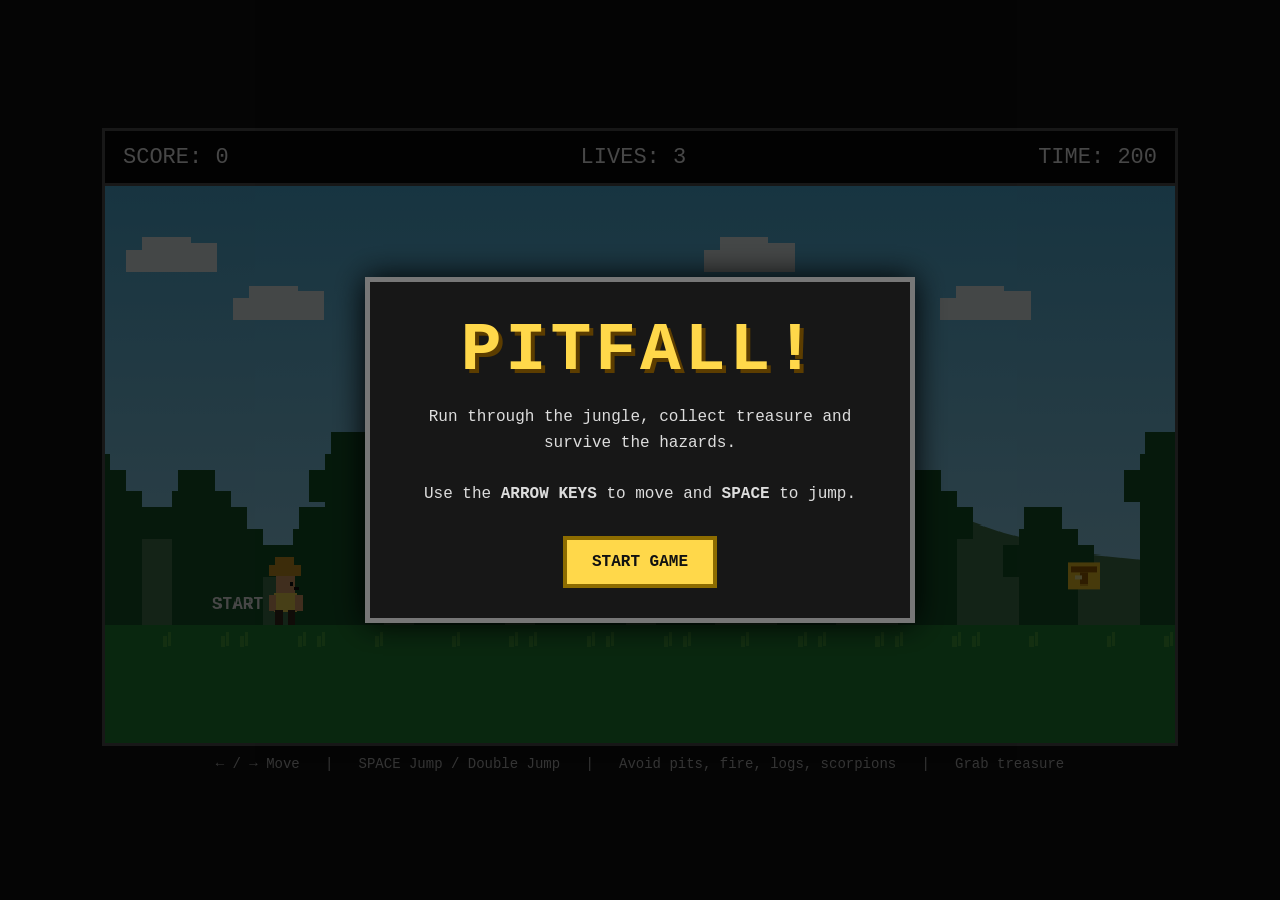
<file: games/pitfall.html>
<!DOCTYPE html>
<html lang="en">
<head>
<meta charset="UTF-8">
<meta name="viewport" content="width=device-width, initial-scale=1.0">
<title>Pitfall!</title>
<style>
* { box-sizing: border-box; }
body {
  margin: 0;
  background: #111;
  color: #fff;
  font-family: "Courier New", monospace;
  display: flex;
  align-items: center;
  justify-content: center;
  min-height: 100vh;
  overflow: hidden;
}
#gameWrap { width: min(100vw, 1100px); padding: 12px; }
#hud {
  height: 58px;
  background: #090909;
  border: 3px solid #555;
  display: flex;
  align-items: center;
  justify-content: space-between;
  padding: 0 18px;
  font-size: clamp(14px, 2vw, 22px);
}
#game {
  display: block;
  width: 100%;
  height: auto;
  background: #1d7a2c;
  image-rendering: pixelated;
  border-left: 3px solid #555;
  border-right: 3px solid #555;
  border-bottom: 3px solid #555;
}
#instructions { text-align: center; color: #bbb; margin-top: 10px; font-size: 14px; }
#overlay {
  position: fixed; inset: 0; display: flex; align-items: center; justify-content: center;
  background: rgba(0,0,0,.72); z-index: 10;
}
#panel {
  width: min(90vw, 550px); background: #171717; border: 5px solid #777;
  padding: 30px; text-align: center; box-shadow: 0 0 30px #000;
}
#panel h1 {
  margin: 0 0 12px; color: #ffd84a; font-size: clamp(34px, 7vw, 68px);
  text-shadow: 4px 4px #5c3d00; letter-spacing: 4px;
}
#panel p { color: #ddd; line-height: 1.6; }
button {
  margin-top: 12px; padding: 13px 25px; font: inherit; font-weight: bold;
  color: #111; background: #ffd84a; border: 4px solid #8d6c00; cursor: pointer;
}
</style>
</head>
<body>
<div id="gameWrap">
  <div id="hud">
    <div>SCORE: <span id="score">0</span></div>
    <div>LIVES: <span id="lives">3</span></div>
    <div>TIME: <span id="time">200</span></div>
  </div>
  <canvas id="game" width="1000" height="520"></canvas>
  <div id="instructions">← / → Move &nbsp; | &nbsp; SPACE Jump / Double Jump &nbsp; | &nbsp; Avoid pits, fire, logs, scorpions &nbsp; | &nbsp; Grab treasure</div>
</div>
<div id="overlay">
  <div id="panel">
    <h1>PITFALL!</h1>
    <p>Run through the jungle, collect treasure and survive the hazards.<br><br>Use the <b>ARROW KEYS</b> to move and <b>SPACE</b> to jump.</p>
    <button id="startBtn">START GAME</button>
  </div>
</div>
<script>
"use strict";
const canvas = document.getElementById("game");
const ctx = canvas.getContext("2d");
const scoreEl = document.getElementById("score");
const livesEl = document.getElementById("lives");
const timeEl = document.getElementById("time");
const overlay = document.getElementById("overlay");
const panel = document.getElementById("panel");
ctx.imageSmoothingEnabled = false;

const WORLD_WIDTH = 18000, GROUND_Y = 410, GRAVITY = 1800, PLAYER_SPEED = 260, JUMP_SPEED = 700, GAME_TIME = 200;
const keys = {left:false, right:false, jump:false};
window.addEventListener("keydown", e => {
  if (["ArrowLeft","ArrowRight","Space"].includes(e.code)) e.preventDefault();
  if (e.code === "ArrowLeft") keys.left = true;
  if (e.code === "ArrowRight") keys.right = true;
  if (e.code === "Space" && !e.repeat) {
    keys.jump = true;
    if (game.running && player.jumps < 2) {
      player.vy = -JUMP_SPEED;
      player.onGround = false;
      player.jumps++;
    }
  }
  if ((e.code === "Enter" || e.code === "Space") && !game.running) startGame();
});
window.addEventListener("keyup", e => {
  if (e.code === "ArrowLeft") keys.left = false;
  if (e.code === "ArrowRight") keys.right = false;
  if (e.code === "Space") keys.jump = false;
});
function rand(min,max){return Math.random()*(max-min)+min}
function clamp(v,min,max){return Math.max(min,Math.min(max,v))}
function rectsOverlap(a,b){return a.x<b.x+b.w&&a.x+a.w>b.x&&a.y<b.y+b.h&&a.y+a.h>b.y}

const hazards=[], treasures=[], scorpions=[], logs=[];
function generateWorld(){
  hazards.length=0; treasures.length=0; scorpions.length=0; logs.length=0;
  let x=700;
  while(x<WORLD_WIDTH-700){
    const r=Math.random();
    if(r<.28){
      const w=rand(110,190); hazards.push({type:"pit",x,y:GROUND_Y+12,w,h:150}); x+=w+rand(220,420);
    } else if(r<.48){
      const w=rand(60,110); hazards.push({type:"fire",x,y:GROUND_Y-4,w,h:55}); x+=w+rand(220,400);
    } else if(r<.65){
      logs.push({x,y:GROUND_Y-28,w:70,h:28,speed:rand(90,150),startX:x,direction:Math.random()<.5?1:-1}); x+=rand(300,500);
    } else x+=rand(250,450);
  }
  for(let i=0;i<45;i++) treasures.push({x:rand(800,WORLD_WIDTH-500),y:rand(270,370),w:30,h:25,collected:false,bob:rand(0,Math.PI*2)});
  for(let i=0;i<26;i++) scorpions.push({x:rand(900,WORLD_WIDTH-500),y:GROUND_Y-18,w:38,h:18,speed:rand(25,55),direction:Math.random()<.5?-1:1});
  treasures[0].x=900; treasures[0].y=350; treasures[1].x=1250; treasures[1].y=330; treasures[2].x=1600; treasures[2].y=345;
}
const player={x:150,y:GROUND_Y-58,w:36,h:58,vx:0,vy:0,onGround:true,jumps:0,invulnerable:0,anim:0};
function resetPlayer(){player.x=150;player.y=GROUND_Y-player.h;player.vx=0;player.vy=0;player.onGround=true;player.jumps=0;player.invulnerable=1.5}
const game={running:false,score:0,lives:3,timeLeft:GAME_TIME,cameraX:0,lastTime:0,flash:0,win:false};

function startGame(){
  generateWorld(); game.running=true; game.win=false; game.score=0; game.lives=3; game.timeLeft=GAME_TIME; game.cameraX=0; game.flash=0;
  resetPlayer(); overlay.style.display="none"; scoreEl.textContent=game.score; livesEl.textContent=game.lives; timeEl.textContent=Math.ceil(game.timeLeft); game.lastTime=performance.now();
}
function endGame(won=false){
  game.running=false; game.win=won;
  panel.innerHTML=`<h1>${won?"YOU DID IT!":"GAME OVER"}</h1><p>Final Score: <b>${game.score}</b><br>${won?"You made it safely through the jungle!":"The jungle got the better of you!"}</p><button id="again">PLAY AGAIN</button>`;
  panel.querySelector("#again").addEventListener("click",startGame); overlay.style.display="flex";
}
function hurtPlayer(){
  if(player.invulnerable>0||!game.running)return;
  game.lives--; player.invulnerable=2; game.flash=.35;
  if(game.lives<=0){endGame(false);return}
  resetPlayer(); livesEl.textContent=game.lives;
}
function update(dt){
  if(!game.running)return;
  game.timeLeft-=dt; if(game.timeLeft<=0){game.timeLeft=0;endGame(false);return}
  player.invulnerable=Math.max(0,player.invulnerable-dt); game.flash=Math.max(0,game.flash-dt);
  let moving=false;
  if(keys.right){player.vx=PLAYER_SPEED;moving=true}else if(keys.left){player.vx=-PLAYER_SPEED;moving=true}else player.vx=0;
  player.vy+=GRAVITY*dt; player.x+=player.vx*dt; player.y+=player.vy*dt; player.x=clamp(player.x,0,WORLD_WIDTH-player.w);
  if(player.y+player.h>=GROUND_Y){player.y=GROUND_Y-player.h;player.vy=0;player.onGround=true;player.jumps=0}
  player.anim+=dt*(moving?10:3);
  for(const h of hazards){
    if(h.type==="pit"){
      const inside=player.x+player.w*.55>h.x&&player.x+player.w*.45<h.x+h.w;
      if(inside&&player.y+player.h>=GROUND_Y&&player.x+player.w>h.x+10&&player.x<h.x+h.w-10){hurtPlayer();return}
    } else if(rectsOverlap(player,h)){hurtPlayer();break}
  }
  for(const log of logs){
    log.x+=log.speed*log.direction*dt; if(log.x<log.startX-100||log.x>log.startX+100)log.direction*=-1;
    if(rectsOverlap(player,log)){hurtPlayer();break}
  }
  for(const s of scorpions){
    s.x+=s.speed*s.direction*dt;
    if(rectsOverlap(player,s)){hurtPlayer();break}
  }
  for(const t of treasures) if(!t.collected&&rectsOverlap(player,t)){t.collected=true;game.score+=250}
  if(player.x>=WORLD_WIDTH-600){game.score+=Math.ceil(game.timeLeft)*10;endGame(true);return}
  const target=player.x-canvas.width*.35; game.cameraX+= (target-game.cameraX)*Math.min(1,dt*6); game.cameraX=clamp(game.cameraX,0,WORLD_WIDTH-canvas.width);
  scoreEl.textContent=game.score; livesEl.textContent=game.lives; timeEl.textContent=Math.ceil(game.timeLeft);
}
function drawBackground(){
  const g=ctx.createLinearGradient(0,0,0,GROUND_Y); g.addColorStop(0,"#54bce8");g.addColorStop(1,"#a8e8ff");ctx.fillStyle=g;ctx.fillRect(0,0,canvas.width,GROUND_Y);
  for(let i=0;i<7;i++){const x=((i*220-game.cameraX*.15)%1200+1200)%1200-100,y=60+(i%3)*45;ctx.fillStyle="#f5ffff";ctx.fillRect(x,y,85,20);ctx.fillRect(x+15,y-12,45,25);ctx.fillRect(x+55,y-7,30,20)}
  ctx.fillStyle="#477d52";ctx.beginPath();ctx.moveTo(0,350);for(let x=0;x<=canvas.width;x+=70){const wx=x+game.cameraX*.35,y=305+Math.sin(wx*.008)*45;ctx.lineTo(x,y)}ctx.lineTo(canvas.width,GROUND_Y);ctx.lineTo(0,GROUND_Y);ctx.closePath();ctx.fill();
  for(let i=0;i<15;i++){const x=((i*113-game.cameraX*.5)%1100+1100)%1100-50,y=250+(i%3)*35;ctx.fillStyle="#145a2a";ctx.fillRect(x,y,55,170);ctx.fillRect(x-15,y+15,85,30);ctx.fillRect(x+5,y-20,35,45)}
  ctx.fillStyle="#228b36";ctx.fillRect(0,GROUND_Y,canvas.width,canvas.height-GROUND_Y);
  ctx.fillStyle="#47a83e";for(let x=0;x<canvas.width;x+=18){const wx=x+Math.floor(game.cameraX);if(Math.sin(wx*2.7)>.25){ctx.fillRect(x,GROUND_Y+10,4,10);ctx.fillRect(x+5,GROUND_Y+6,3,13)}}
}
function drawPit(h){const x=h.x-game.cameraX;ctx.fillStyle="#3b2314";ctx.fillRect(x,GROUND_Y,h.w,canvas.height-GROUND_Y);ctx.fillStyle="#130b07";ctx.fillRect(x+10,GROUND_Y+12,h.w-20,90);ctx.fillStyle="#704624";for(let y=GROUND_Y;y<GROUND_Y+90;y+=14)ctx.fillRect(x,y,h.w,5)}
function drawFire(h){const x=h.x-game.cameraX,f=Math.sin(performance.now()*.015+h.x)*7;ctx.fillStyle="#8f1d0e";ctx.fillRect(x,GROUND_Y+28,h.w,10);ctx.fillStyle="#ffb000";ctx.beginPath();ctx.moveTo(x+h.w*.5,GROUND_Y-25-f);ctx.lineTo(x+h.w*.18,GROUND_Y+30);ctx.lineTo(x+h.w*.48,GROUND_Y+15);ctx.lineTo(x+h.w*.7,GROUND_Y+30);ctx.lineTo(x+h.w*.9,GROUND_Y-5);ctx.closePath();ctx.fill();ctx.fillStyle="#ffe15a";ctx.beginPath();ctx.moveTo(x+h.w*.5,GROUND_Y-5-f);ctx.lineTo(x+h.w*.35,GROUND_Y+28);ctx.lineTo(x+h.w*.55,GROUND_Y+15);ctx.lineTo(x+h.w*.68,GROUND_Y+28);ctx.closePath();ctx.fill()}
function drawLog(l){const x=l.x-game.cameraX;ctx.fillStyle="#623817";ctx.fillRect(x,l.y,l.w,l.h);ctx.fillStyle="#946034";ctx.fillRect(x+8,l.y+6,l.w-16,4);ctx.strokeStyle="#3b1f0c";ctx.lineWidth=4;ctx.beginPath();ctx.arc(x+8,l.y+l.h/2,11,0,Math.PI*2);ctx.stroke();ctx.beginPath();ctx.arc(x+l.w-8,l.y+l.h/2,11,0,Math.PI*2);ctx.stroke()}
function drawScorpion(s){const x=s.x-game.cameraX;ctx.fillStyle="#201512";ctx.fillRect(x+8,s.y,22,12);ctx.fillRect(x,s.y+4,8,6);ctx.fillRect(x+30,s.y+4,8,6);for(let i=0;i<3;i++){ctx.fillRect(x+8+i*8,s.y+10,3,10);ctx.fillRect(x+26-i*8,s.y+10,3,10)}ctx.strokeStyle="#201512";ctx.lineWidth=4;ctx.beginPath();ctx.arc(x+26,s.y-4,12,.2*Math.PI,1.4*Math.PI);ctx.stroke();ctx.fillStyle="#d0d0d0";ctx.fillRect(x+11,s.y+3,4,4)}
function drawTreasure(t){const x=t.x-game.cameraX,b=Math.sin(performance.now()*.004+t.bob)*4;ctx.fillStyle="#ffd129";ctx.fillRect(x,t.y+b,t.w,t.h);ctx.fillStyle="#a76500";ctx.fillRect(x+3,t.y+b+4,t.w-6,5);ctx.fillRect(x+11,t.y+b+9,8,12);ctx.fillStyle="#fff59a";ctx.fillRect(x+7,t.y+b+12,6,4)}
function drawExit(){const x=WORLD_WIDTH-430-game.cameraX;ctx.fillStyle="#6f4e37";ctx.fillRect(x,210,18,200);ctx.fillRect(x+170,210,18,200);ctx.fillRect(x,210,188,18);ctx.fillStyle="#ffd740";ctx.font="bold 23px Courier New";ctx.fillText("HOME",x+52,190);ctx.fillStyle="#e41d2f";ctx.beginPath();ctx.moveTo(x+95,228);ctx.lineTo(x+148,242);ctx.lineTo(x+95,256);ctx.closePath();ctx.fill()}
function drawPlayer(){
  if(player.invulnerable>0&&Math.floor(player.invulnerable*12)%2===0)return;
  const x=player.x-game.cameraX,y=player.y,running=Math.abs(player.vx)>1,leg=running?Math.sin(player.anim)*7:0;
  ctx.fillStyle="#d79d27";ctx.fillRect(x+3,y+2,30,10);ctx.fillRect(x+9,y-6,18,10);
  ctx.fillStyle="#e6a56b";ctx.fillRect(x+10,y+12,18,17);ctx.fillStyle="#ffe253";ctx.fillRect(x+8,y+28,21,18);
  ctx.fillStyle="#e6a56b";ctx.fillRect(x+3,y+30,7,15);ctx.fillRect(x+28,y+30,7,15);
  ctx.fillStyle="#3b2b1d";ctx.fillRect(x+9,y+44,7,14+leg);ctx.fillRect(x+21,y+44,7,14-leg);
  ctx.fillStyle="#111";const d=player.vx<0?-1:1;ctx.fillRect(x+(d>0?23:10),y+18,3,3);ctx.fillRect(x+(d>0?27:7),y+22,4,3)
}
function drawWorld(){
  drawBackground();
  for(const h of hazards){if(h.x+h.w<game.cameraX-100||h.x>game.cameraX+canvas.width+100)continue;if(h.type==="pit")drawPit(h);else drawFire(h)}
  for(const l of logs)if(l.x+l.w>game.cameraX-100&&l.x<game.cameraX+canvas.width+100)drawLog(l);
  for(const s of scorpions)if(s.x+s.w>game.cameraX-100&&s.x<game.cameraX+canvas.width+100)drawScorpion(s);
  for(const t of treasures)if(!t.collected&&t.x+t.w>game.cameraX-100&&t.x<game.cameraX+canvas.width+100)drawTreasure(t);
  drawExit();drawPlayer();
  if(player.x<500){ctx.fillStyle="#fff";ctx.font="bold 16px Courier New";ctx.fillText("START",100-game.cameraX,GROUND_Y-15)}
  if(game.flash>0){ctx.fillStyle=`rgba(255,0,0,${game.flash*.4})`;ctx.fillRect(0,0,canvas.width,canvas.height)}
}
generateWorld(); drawWorld();
function loop(now){const dt=Math.min((now-game.lastTime)/1000,.033);game.lastTime=now;update(dt);drawWorld();requestAnimationFrame(loop)}
requestAnimationFrame(loop);
</script>
</body>
</html>
</file>
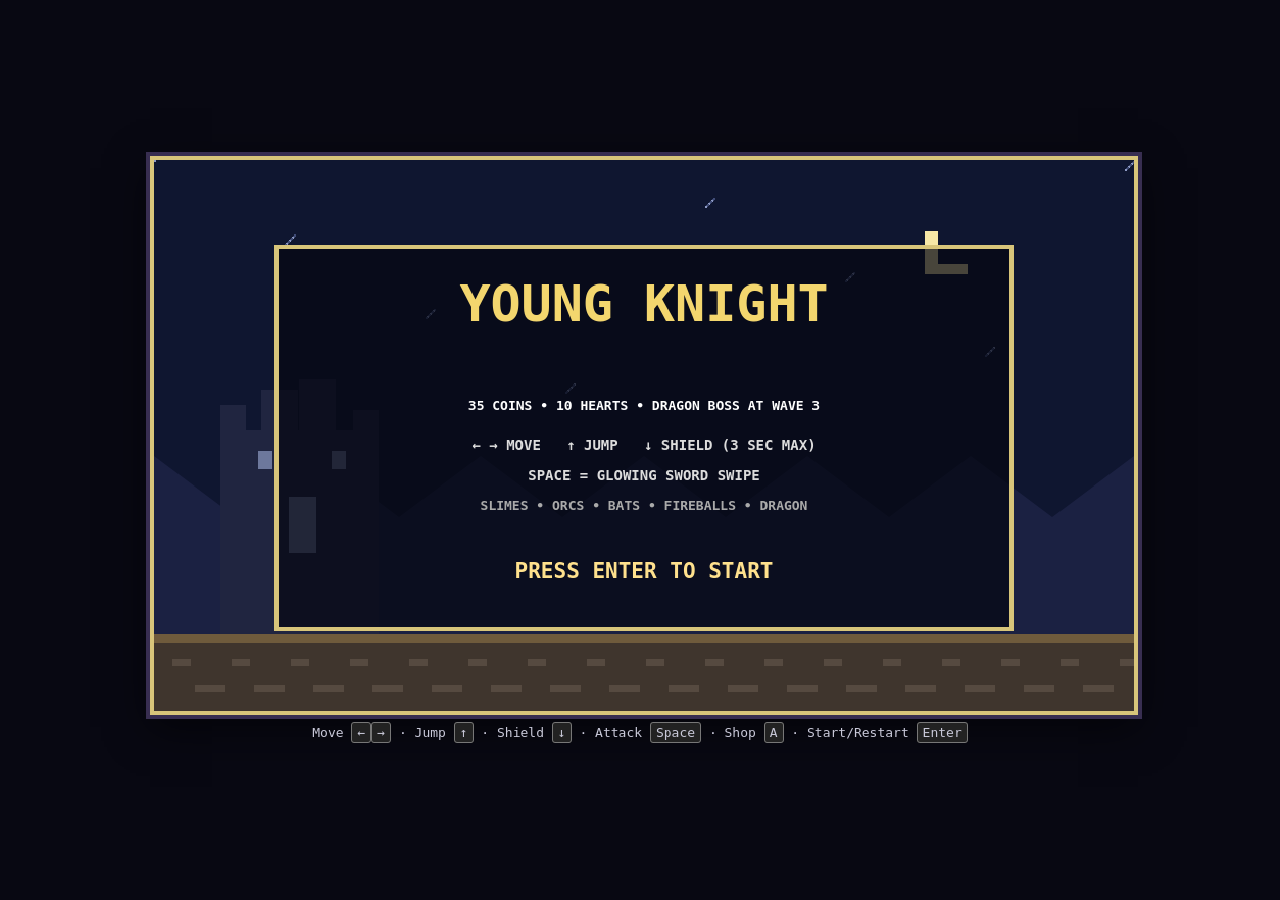
<file: games/pixel-knight-coin-quest.html>
<!DOCTYPE html>
<html lang="en">
<head>
<meta charset="UTF-8">
<meta name="viewport" content="width=device-width, initial-scale=1.0">
<title>Young Knight</title>
<style>
  html,body{
    margin:0;
    padding:0;
    background:#080812;
    color:#fff;
    font-family:monospace;
  }
  body{
    min-height:100vh;
    display:flex;
    justify-content:center;
    align-items:center;
  }
  #gameWrap{
    width:min(1000px,100vw);
    padding:10px;
    box-sizing:border-box;
    text-align:center;
  }
  canvas{
    display:block;
    width:100%;
    height:auto;
    aspect-ratio:16/9;
    background:#10152a;
    border:4px solid #d8c57a;
    image-rendering:pixelated;
    image-rendering:crisp-edges;
    box-shadow:0 0 0 4px #382e51,0 12px 40px rgba(0,0,0,.6);
    touch-action:none;
  }
  #help{
    margin-top:8px;
    color:#c9c9d9;
    font-size:13px;
    line-height:1.6;
  }
  kbd{
    border:1px solid #777;
    background:#222;
    padding:2px 5px;
    border-radius:3px;
  }
</style>
</head>
<body>
<div id="gameWrap">
  <canvas id="game" width="960" height="540" aria-label="Pixel Knight Coin Quest"></canvas>
  <div id="help">
    Move <kbd>←</kbd><kbd>→</kbd> · Jump <kbd>↑</kbd> · Shield <kbd>↓</kbd> ·
    Attack <kbd>Space</kbd> · Shop <kbd>A</kbd> · Start/Restart <kbd>Enter</kbd>
  </div>
</div>

<script>
(() => {
  "use strict";

  const canvas = document.getElementById("game");
  const ctx = canvas.getContext("2d");
  ctx.imageSmoothingEnabled = false;

  const W = canvas.width;
  const H = canvas.height;
  const GROUND_Y = 465;
  const MAX_HEARTS = 10;

  const keys = Object.create(null);
  let state = "title";
  let lastTime = performance.now();

  let enemySpawnTimer = 0;
  let batSpawnTimer = 7;
  let fireballTimer = 1.7;
  let coinTimer = 5.5;

  let particles = [];
  let floatingTexts = [];
  let game = null;

  function resetGame() {
    game = {
      score: 0,
      coins: 35,
      hearts: 10,
      wave: 1,
      enemiesDefeated: 0,
      time: 0,
      damageCooldown: 0,
      dragon: null,
      dragonNextWave: 3,
      dragonAshes: [],
      fireZones: [],
      player: {
        x: 140,
        y: GROUND_Y - 34,
        w: 24,
        h: 34,
        vx: 0,
        vy: 0,
        speed: 220,
        jumpPower: 470,
        onGround: true,
        facing: 1,
        attackTimer: 0,
        attackCooldown: 0,
        swordLevel: 1,
        armorLevel: 1,
        glowTimer: 0,
        shield: false,
        shieldTime: 0,
        shieldPulse: 0,
        walkTimer: 0
      },
      enemies: [],
      fireballs: [],
      coinsPickups: []
    };

    enemySpawnTimer = 1.9;
    batSpawnTimer = 7;
    fireballTimer = 1.6;
    coinTimer = 5.5;
    particles = [];
    floatingTexts = [];
  }

  function startGame() {
    resetGame();
    state = "playing";
  }

  const rand = (a, b) => a + Math.random() * (b - a);
  const clamp = (v, a, b) => Math.max(a, Math.min(b, v));
  const rectHit = (a, b) =>
    a.x < b.x + b.w &&
    a.x + a.w > b.x &&
    a.y < b.y + b.h &&
    a.y + a.h > b.y;

  function addText(x, y, text, color = "#fff") {
    floatingTexts.push({ x, y, text, color, life: 0.9, maxLife: 0.9 });
  }

  function burst(x, y, color, count = 10) {
    for (let i = 0; i < count; i++) {
      const a = rand(0, Math.PI * 2);
      const s = rand(40, 180);
      particles.push({
        x,
        y,
        vx: Math.cos(a) * s,
        vy: Math.sin(a) * s,
        life: rand(0.25, 0.75),
        maxLife: 0.75,
        color,
        size: Math.random() < 0.7 ? 3 : 5
      });
    }
  }

  function recordDefeat() {
    game.enemiesDefeated++;
    if (game.enemiesDefeated === 25 && !game.dragon && game.wave >= game.dragonNextWave) {
      spawnDragon();
    }
  }

  function damagePlayer() {
    const p = game.player;
    if (game.damageCooldown > 0) return;

    if (p.shield) {
      p.shieldPulse = 0.22;
      addText(p.x + 28, p.y - 16, "BLOCK!", "#9ce8ff");
      burst(p.x + 28, p.y + 17, "#9ce8ff", 7);
      return;
    }

    game.hearts--;
    game.damageCooldown = 0.72;
    burst(p.x + 12, p.y + 16, "#ff5969", 12);
    addText(p.x + 12, p.y - 12, "-1 HEART", "#ff7777");

    if (game.hearts <= 0) {
      game.hearts = 0;
      state = "gameover";
    }
  }

  function addCoins(amount) {
    game.coins += amount;
    game.score += amount * 10;
    addText(game.player.x + 12, game.player.y - 14, "+" + amount + " COINS", "#ffd85e");
  }

  function spawnCoinPickup(x, y, amount = 2) {
    game.coinsPickups.push({
      x,
      y,
      w: 15,
      h: 15,
      amount,
      bob: rand(0, Math.PI * 2)
    });
  }

  function spawnEnemy() {
    const groundCount = game.enemies.filter(
      e => e.kind === "slime" || e.kind === "orc"
    ).length;

    if (groundCount >= 3) return;

    const kind = Math.random() < 0.58 ? "slime" : "orc";
    const fromRight = Math.random() < 0.85;

    game.enemies.push({
      kind,
      x: fromRight ? W + 35 : -60,
      y: kind === "slime" ? GROUND_Y - 28 : GROUND_Y - 50,
      w: kind === "slime" ? 30 : 32,
      h: kind === "slime" ? 28 : 50,
      hp: kind === "slime" ? 2 : 4,
      maxHp: kind === "slime" ? 2 : 4,
      speed: kind === "slime" ? rand(48, 68) : rand(32, 48),
      dir: fromRight ? -1 : 1,
      pulse: rand(0, Math.PI * 2),
      knockback: 0
    });
  }

  function spawnBat() {
    if (game.enemies.filter(e => e.kind === "bat").length >= 2) return;

    const fromRight = Math.random() < 0.72;
    const y = rand(130, 310);

    game.enemies.push({
      kind: "bat",
      x: fromRight ? W + 45 : -45,
      y,
      baseY: y,
      w: 36,
      h: 22,
      hp: 1,
      maxHp: 1,
      speed: rand(58, 85),
      dir: fromRight ? -1 : 1,
      pulse: rand(0, Math.PI * 2),
      phase: rand(0, Math.PI * 2),
      knockback: 0
    });
  }

  function spawnFireball(x = W + 30, y = rand(190, 400), vx = -rand(165, 225), dragon = false) {
    game.fireballs.push({
      x,
      y,
      w: dragon ? 24 : 18,
      h: dragon ? 24 : 18,
      vx,
      vy: dragon ? rand(-18, 18) : rand(-25, 25),
      spin: rand(0, Math.PI * 2),
      dragonFlame: dragon,
      life: dragon ? 2.7 : Infinity
    });
  }

  function spawnDragon() {
    if (game.dragon) return;
    game.dragon = {
      x: W + 220,
      y: 125,
      targetX: 58,
      groundY: GROUND_Y - 150,
      w: 190,
      h: 160,
      hp: 65,
      maxHp: 65,
      wingTimer: 0,
      fireTimer: 2.3,
      roarTimer: 1.8,
      hitCooldown: 0,
      mode: 'flying',
      flyTime: 0,
      aim: 0,
      fireAnim: 0,
      fireShot: false,
      headBob: 0,
      breath: 0,
      roarPulse: 0,
      landed: false,
      dying: false,
      deathTimer: 0,
      deathMax: 4.2,
      deathBurstTimer: 0,
      flameTime: 0,
      fallAngle: 0
    };
    addText(W / 2, 150, 'THE DRAGON IS FLYING IN!', '#ff646e');
    burst(W - 80, 170, '#8c2636', 25);
  }

  function attack() {
    const p = game.player;

    // Sword cannot be used while shield is equipped.
    if (p.shield || p.attackCooldown > 0 || state !== "playing") return;

    p.attackTimer = 0.30;
    p.attackCooldown = Math.max(0.20, 0.36 - p.swordLevel * 0.025);
    p.glowTimer = 0.35;

    const reach = 54 + p.swordLevel * 5;
    const hitbox = {
      x: p.facing === 1 ? p.x + 10 : p.x - reach + 14,
      y: p.y - 8,
      w: reach,
      h: 48
    };

    let hitSomething = false;

    for (let i = game.enemies.length - 1; i >= 0; i--) {
      const e = game.enemies[i];

      if (!rectHit(hitbox, e)) continue;

      e.hp -= p.swordLevel >= 2 ? 2 : 1;
      e.knockback = 0.32;
      e.x += p.facing * 20;
      hitSomething = true;

      burst(
        e.x + e.w / 2,
        e.y + e.h / 2,
        e.kind === "bat" ? "#ffd85e" : "#8de7ff",
        8
      );

      if (e.hp <= 0) {
        recordDefeat();

        if (e.kind === "bat") {
          addCoins(8 + Math.floor(Math.random() * 5));
          for (let j = 0; j < 10; j++) {
            const a = rand(0, Math.PI * 2);
            const r = rand(12, 38);
            spawnCoinPickup(
              e.x + e.w / 2 + Math.cos(a) * r,
              e.y + e.h / 2 + Math.sin(a) * r,
              1
            );
          }
          burst(e.x + 18, e.y + 11, "#ffd85e", 25);
          addText(e.x + 18, e.y - 10, "BAT EXPLODED!", "#ffe18d");
        } else {
          addCoins(e.kind === "orc" ? 7 : 3);
          burst(e.x + e.w / 2, e.y + e.h / 2, "#ffd85e", 12);
        }

        game.enemies.splice(i, 1);
      }
    }

    // Fireballs can also be sliced.
    for (let i = game.fireballs.length - 1; i >= 0; i--) {
      const f = game.fireballs[i];
      if (!f.groundFire && rectHit(hitbox, f)) {
        burst(f.x + f.w / 2, f.y + f.h / 2, "#ffbd4a", 13);
        game.score += 15;
        addText(f.x, f.y - 5, "+15", "#ffcf63");
        game.fireballs.splice(i, 1);
        hitSomething = true;
      }
    }

    // Dragon boss can be damaged by sword.
    if (game.dragon && !game.dragon.dying && rectHit(hitbox, game.dragon)) {
      const d = game.dragon;
      if (d.hitCooldown <= 0) {
        d.hp -= p.swordLevel >= 2 ? 2 : 1;
        d.hitCooldown = 0.12;
        burst(d.x + 120, d.y + 75, "#ff5565", 9);
        addText(d.x + 115, d.y - 10, "HIT DRAGON!", "#ff7b7b");
        hitSomething = true;

        if (d.hp <= 0 && !d.dying) {
          d.hp = 0;
          d.dying = true;
          d.deathTimer = d.deathMax;
          d.deathBurstTimer = 0;
          d.mode = "dead";
          d.fireAnim = 1.4;
          d.flameTime = 0;
          d.fallAngle = 0;
          addCoins(35);
          addText(d.x + 105, d.y - 40, "DRAGON DEFEATED!", "#ffe18d");
          addText(d.x + 105, d.y - 68, "BURST INTO FLAMES!", "#ff713f");
          burst(d.x + 105, d.y + 70, "#ff7b2f", 24);
        }
      }
    }

    if (hitSomething) {
      addText(p.x + 16, p.y - 28, "SLASH!", "#9ce8ff");
    }
  }

  function update(dt) {
    // Particles/text are updated in every state.
    particles = particles.filter(pt => {
      pt.life -= dt;
      pt.x += pt.vx * dt;
      pt.y += pt.vy * dt;
      pt.vy += 250 * dt;
      return pt.life > 0;
    });

    floatingTexts = floatingTexts.filter(t => {
      t.life -= dt;
      t.y -= 28 * dt;
      return t.life > 0;
    });

    if (state !== "playing") return;

    game.time += dt;
    game.wave = 1 + Math.floor(game.time / 30);
    game.damageCooldown = Math.max(0, game.damageCooldown - dt);

    const p = game.player;
    p.attackTimer = Math.max(0, p.attackTimer - dt);
    p.attackCooldown = Math.max(0, p.attackCooldown - dt);
    p.glowTimer = Math.max(0, p.glowTimer - dt);
    p.shieldPulse = Math.max(0, p.shieldPulse - dt);

    // Shield has a hard three-second maximum.
    if (keys.ArrowDown && !p.shield && p.shieldTime <= 0) {
      p.shield = true;
      p.shieldTime = 3;
    }

    if (!keys.ArrowDown) {
      p.shield = false;
      p.shieldTime = 0;
    }

    if (p.shield) {
      p.shieldTime -= dt;
      if (p.shieldTime <= 0) {
        p.shieldTime = 0;
        p.shield = false;
        keys.ArrowDown = false;
        addText(p.x + 32, p.y - 20, "SHIELD EXPIRED!", "#ffe18d");
      }
    }

    // Movement and facing.
    const move = (keys.ArrowRight ? 1 : 0) - (keys.ArrowLeft ? 1 : 0);
    p.vx = move * p.speed;
    p.x = clamp(p.x + p.vx * dt, 20, W - p.w - 20);

    // The knight cannot walk through the front of the grounded dragon.
    if (game.dragon && !game.dragon.dying && game.dragon.mode !== "flying") {
      const dragonWall = game.dragon.x + 140;
      const minimumX = dragonWall + 4;
      if (p.x < minimumX) {
        p.x = minimumX;
        if (p.vx < 0) p.vx = 0;
      }
    }

    if (move !== 0) {
      p.facing = move;
      p.walkTimer += dt * 12;
    } else {
      p.walkTimer = 0;
    }

    // Up is the only jump trigger.
    if (keys.ArrowUp && p.onGround) {
      p.vy = -p.jumpPower;
      p.onGround = false;
      keys.ArrowUp = false;
    }

    p.vy += 1150 * dt;
    p.y += p.vy * dt;

    if (p.y >= GROUND_Y - p.h) {
      p.y = GROUND_Y - p.h;
      p.vy = 0;
      p.onGround = true;
    }

    // Ground enemies are deliberately sparse and slow.
    enemySpawnTimer -= dt;
    if (enemySpawnTimer <= 0) {
      spawnEnemy();
      enemySpawnTimer = rand(2.2, 3.2);
    }

    // Bats are occasional.
    batSpawnTimer -= dt;
    if (batSpawnTimer <= 0) {
      spawnBat();
      batSpawnTimer = rand(5.5, 8.5);
    }

    fireballTimer -= dt;
    if (fireballTimer <= 0) {
      spawnFireball();
      fireballTimer = rand(1.8, 2.8);
    }

    // Coins spawn less often now.
    coinTimer -= dt;
    if (coinTimer <= 0) {
      spawnCoinPickup(rand(80, W - 80), rand(300, 405), 2);
      coinTimer = rand(5.5, 8.0);
    }

    // Dragon boss enters on Wave 3. The old 25-defeat milestone is also preserved.
    if (game.wave >= 3 && !game.dragon) {
      spawnDragon();
    }

    // Dragon update: dramatic entrance, ground landing, aiming, roaring, wing flaps, and fire.
    if (game.dragon) {
      const d = game.dragon;
      d.wingTimer += dt * (d.mode === 'flying' ? 11 : 6);
      d.headBob += dt * 3.2;
      d.breath += dt * 5;
      d.roarTimer -= dt;
      d.hitCooldown = Math.max(0, d.hitCooldown - dt);
      d.roarPulse = Math.max(0, d.roarPulse - dt);
      d.fireAnim = Math.max(0, d.fireAnim - dt);

      if (d.mode === 'flying') {
        d.flyTime += dt;
        d.x += (d.targetX - d.x) * Math.min(1, dt * 0.9);
        d.y += Math.sin(d.flyTime * 3) * 0.65;
        if (d.x <= d.targetX + 10) {
          d.mode = 'landing';
          d.roarPulse = 1;
          d.y = 145;
          addText(d.x + 90, d.y - 48, 'ROOOOOAR!', '#ff5b68');
        }
      } else if (d.mode === 'landing') {
        d.y += 125 * dt;
        if (d.y >= d.groundY) {
          d.y = d.groundY;
          d.mode = 'ground';
          d.landed = true;
          burst(d.x + 90, GROUND_Y - 6, '#49313a', 20);
        }
      } else {
        d.y = d.groundY + Math.sin(d.headBob) * 2;
      }

      // Aim the long neck/head toward the knight.
      d.aim = Math.atan2((p.y + 12) - (d.y + 25), p.x - (d.x + 150));
      d.aim = clamp(d.aim, -0.55, 0.55);

      // Periodic roar.
      if (d.roarTimer <= 0) {
        d.roarPulse = 0.8;
        d.roarTimer = rand(5, 7);
        addText(d.x + 120, d.y - 50, 'ROAR!', '#ff5b68');
      }

      // Charge up and launch aimed fire after landing.
      if (d.mode === 'ground' && d.fireAnim <= 0 && d.fireTimer > 0) d.fireTimer -= dt;
      if (d.mode === 'ground' && d.fireTimer <= 0 && d.fireAnim <= 0) {
        d.fireAnim = 0.6;
        d.fireTimer = rand(3, 4.2);
        d.fireShot = false;
      }
      if (d.fireAnim > 0) {
        d.fireAnim -= dt;
        if (d.fireAnim <= 0.30 && !d.fireShot) {
          d.fireShot = true;
          const angle = d.aim;
          const mouthX = d.x + 184;
          const mouthY = d.y + 47 + Math.sin(angle) * 18;
          spawnFireball(mouthX, mouthY, Math.cos(angle) * 175, true);
          const f = game.fireballs[game.fireballs.length - 1];
          f.vy = Math.sin(angle) * 175;
          burst(mouthX, mouthY, '#ff7b2f', 14);
        }
      }
    }

    // Enemies.
    for (const e of game.enemies) {
      e.pulse += dt * 6;

      if (e.kind === "bat") {
        e.phase += dt * 2.4;
        e.y = e.baseY + Math.sin(e.phase) * 48;
      }

      if (e.knockback > 0) {
        e.knockback -= dt;
        e.x += p.facing * 130 * dt;
      } else if (e.kind === "bat") {
        e.x += e.dir * e.speed * dt;
        if (Math.random() < dt * 0.28) e.dir *= -1;
      } else {
        const dir = p.x > e.x ? 1 : -1;
        e.dir = dir;
        e.x += dir * e.speed * (1 + game.wave * 0.01) * dt;
      }

      if (rectHit(p, e)) {
        if (p.shield) {
          e.x += p.facing * 180 * dt;
          e.dir = p.facing;
          e.knockback = 0.28;
          p.shieldPulse = 0.2;
        } else {
          damagePlayer();
        }
      }
    }

    // Fireballs + dragon ground fire.
    for (const f of game.fireballs) {
      if (f.groundFire) {
        f.life -= dt;
        if (f.life <= 0) continue;

        if (rectHit(p, f)) {
          if (p.shield) {
            p.shieldPulse = 0.2;
          } else {
            damagePlayer();
          }
        }
        continue;
      }

      f.x += f.vx * dt;
      f.y += f.vy * dt;
      f.spin += dt * 8;
      f.life -= dt;

      if (rectHit(p, f)) {
        if (p.shield) {
          // Push a blocked fireball away from the shield.
          f.vx = Math.abs(f.vx) * p.facing * 0.95;
          f.x += p.facing * 18;
          p.shieldPulse = 0.25;
          addText(p.x + 30, p.y - 12, "BLOCK!", "#9ce8ff");
          burst(p.x + 28, p.y + 18, "#9ce8ff", 7);
        } else {
          damagePlayer();

          if (f.dragonFlame) {
            // Dragon fire spreads and leaves a 10-second burning zone.
            game.fireZones.push({
              x: clamp(f.x - 55, 45, W - 180),
              y: GROUND_Y - 20,
              w: 170,
              h: 24,
              life: 10,
              maxLife: 10
            });
            addText(p.x + 20, p.y - 32, "FIRE SPREAD!", "#ff8c43");
          }

          f.life = -1;
        }
      }
    }

    // Convert fire zones to collision objects.
    game.fireZones = game.fireZones.filter(zone => {
      zone.life -= dt;
      if (zone.life <= 0) return false;

      if (rectHit(p, zone)) {
        if (!p.shield) damagePlayer();
        else p.shieldPulse = 0.15;
      }
      return true;
    });

    // Pickup coins.
    for (let i = game.coinsPickups.length - 1; i >= 0; i--) {
      const c = game.coinsPickups[i];
      c.bob += dt * 5;
      c.y += Math.sin(c.bob) * 0.12;

      if (rectHit(p, c)) {
        addCoins(c.amount || 2);
        burst(c.x + 7, c.y + 7, "#ffd85e", 9);
        game.coinsPickups.splice(i, 1);
      }
    }

    game.enemies = game.enemies.filter(e => e.x > -130 && e.x < W + 130);
    game.fireballs = game.fireballs.filter(f => f.life > 0 && (f.dragonFlame || (f.x > -90 && f.x < W + 90)));
  }

  function drawText(text, x, y, size, color = "#fff", align = "left") {
    ctx.font = "bold " + size + "px monospace";
    ctx.textAlign = align;
    ctx.textBaseline = "middle";
    ctx.fillStyle = color;
    ctx.fillText(text, x, y);
  }

  function drawBackground() {
    ctx.fillStyle = "#0f1630";
    ctx.fillRect(0, 0, W, H);

    for (let i = 0; i < 65; i++) {
      ctx.fillStyle = i % 3 === 0 ? "#8e9ac4" : "#3f4b76";
      ctx.fillRect((i * 137) % W, (i * 73) % 255, 2, 2);
    }

    ctx.fillStyle = "#f6e7a6";
    ctx.fillRect(755, 70, 42, 42);
    ctx.fillStyle = "#0f1630";
    ctx.fillRect(768, 62, 40, 40);

    ctx.fillStyle = "#1b2142";
    ctx.beginPath();
    ctx.moveTo(0, 350);
    for (let x = 0; x <= W; x += 80) {
      ctx.lineTo(x, 290 + ((x / 80) % 2) * 60);
    }
    ctx.lineTo(W, GROUND_Y);
    ctx.lineTo(0, GROUND_Y);
    ctx.closePath();
    ctx.fill();

    // Castle.
    ctx.fillStyle = "#202540";
    ctx.fillRect(80, 265, 115, 200);
    ctx.fillRect(65, 240, 25, 225);
    ctx.fillRect(195, 245, 25, 220);
    ctx.fillRect(105, 225, 36, 40);
    ctx.fillRect(142, 215, 36, 50);
    ctx.fillStyle = "#6d789c";
    ctx.fillRect(132, 330, 27, 55);
    ctx.fillRect(102, 285, 14, 18);
    ctx.fillRect(174, 285, 14, 18);

    ctx.fillStyle = "#3f352d";
    ctx.fillRect(0, GROUND_Y, W, H - GROUND_Y);
    ctx.fillStyle = "#6f5b3c";
    ctx.fillRect(0, GROUND_Y, W, 8);

    for (let x = 18; x < W; x += 58) {
      ctx.fillStyle = "#564a40";
      ctx.fillRect(x, GROUND_Y + 24, 18, 7);
      ctx.fillRect(x + 22, GROUND_Y + 50, 30, 6);
    }
  }

  function drawKnight() {
    const p = game.player;
    const x = Math.round(p.x);
    const y = Math.round(p.y);

    if (game.damageCooldown > 0 && Math.floor(game.damageCooldown * 12) % 2 === 0) {
      return;
    }

    const moving = Math.abs(p.vx) > 1 && p.onGround;
    const walk = moving ? Math.sin(p.walkTimer) : 0;
    const bodyBob = moving ? Math.round(Math.abs(Math.sin(p.walkTimer)) * 2) : 0;

    ctx.save();
    ctx.translate(x + p.w / 2, y + bodyBob);
    ctx.scale(p.facing, 1);

    // Shadow.
    ctx.save();
    ctx.scale(p.facing, 1);
    ctx.fillStyle = "rgba(0,0,0,.35)";
    ctx.fillRect(-16, GROUND_Y - y - bodyBob + 4, 34, 7);
    ctx.restore();

    // Cape.
    ctx.fillStyle = "#a52d3c";
    ctx.fillRect(-17 - Math.round(walk * 2), 14, 8, 23);
    ctx.fillRect(-21 - Math.round(walk * 3), 20, 9, 12);

    // Body.
    ctx.fillStyle = p.armorLevel >= 3 ? "#c5ccdc" : "#8e98b4";
    ctx.fillRect(-9, 13, 18, 16);
    ctx.fillStyle = "#2f3550";
    ctx.fillRect(-5, 25, 11, 5);

    // Legs/boots animate while moving.
    const stepA = Math.round(walk * 4);
    const stepB = -stepA;

    ctx.fillStyle = "#626b87";
    ctx.fillRect(-8 + stepA, 29, 6, 11);
    ctx.fillRect(4 + stepB, 29, 6, 11);

    ctx.fillStyle = "#20253a";
    ctx.fillRect(-10 + stepA, 39, 9, 4);
    ctx.fillRect(3 + stepB, 39, 9, 4);

    // Helmet faces forward direction after mirroring.
    ctx.fillStyle = "#c7cfdf";
    ctx.fillRect(-10, 0, 20, 16);
    ctx.fillStyle = "#7b849d";
    ctx.fillRect(-6, -4, 12, 5);
    ctx.fillRect(0, -8, 4, 4);

    ctx.fillStyle = "#252a3d";
    ctx.fillRect(6, 5, 7, 7);
    ctx.fillRect(-1, 6, 3, 3);

    // Sword is completely invisible while shield is up.
    if (!p.shield) {
      const swordLength = 30 + p.swordLevel * 4;
      const handX = 11;
      const handY = 18;
      let swordAngle = -0.10;

      if (p.attackTimer > 0) {
        const progress = 1 - p.attackTimer / 0.30;
        const eased =
          progress < 0.5
            ? 2 * progress * progress
            : 1 - Math.pow(-2 * progress + 2, 2) / 2;
        swordAngle = -1.45 + eased * 2.45;
      } else if (moving) {
        swordAngle = -0.10 + walk * 0.07;
      }

      ctx.save();
      ctx.translate(handX, handY);
      ctx.rotate(swordAngle);

      if (p.attackTimer > 0 || p.glowTimer > 0) {
        ctx.shadowColor = "#72e9ff";
        ctx.shadowBlur = p.attackTimer > 0 ? 24 : 14;
      }

      ctx.fillStyle = "#f6ce63";
      ctx.fillRect(-3, -8, 6, 16);

      ctx.fillStyle = "#8b6339";
      ctx.fillRect(-5, -2, 8, 4);

      ctx.fillStyle = "#f8fbff";
      ctx.fillRect(2, -3, swordLength, 6);

      ctx.fillStyle = "#c9f7ff";
      ctx.fillRect(5, -3, swordLength - 5, 2);

      ctx.restore();

      // Sword swing trail.
      if (p.attackTimer > 0) {
        const progress = 1 - p.attackTimer / 0.30;
        const eased =
          progress < 0.5
            ? 2 * progress * progress
            : 1 - Math.pow(-2 * progress + 2, 2) / 2;

        const angle = -1.45 + eased * 2.45;

        ctx.save();
        ctx.translate(handX, handY);

        ctx.beginPath();
        ctx.arc(0, 0, swordLength + 5, angle - 0.50, angle + 0.08);
        ctx.lineWidth = 9;
        ctx.strokeStyle = "rgba(114,233,255,.20)";
        ctx.stroke();

        ctx.beginPath();
        ctx.arc(0, 0, swordLength + 4, angle - 0.41, angle + 0.05);
        ctx.lineWidth = 4;
        ctx.strokeStyle = "#8defff";
        ctx.shadowColor = "#72e9ff";
        ctx.shadowBlur = 18;
        ctx.stroke();

        ctx.restore();
      }
    }

    // Shield.
    if (p.shield) {
      ctx.save();
      ctx.shadowColor = "#72dfff";
      ctx.shadowBlur = p.shieldPulse > 0 ? 20 : 9;

      ctx.fillStyle = "#617496";
      ctx.fillRect(14, 2, 9, 31);

      ctx.fillStyle = "#9ce8ff";
      ctx.fillRect(16, 5, 5, 25);

      ctx.fillStyle = "#d7eaff";
      ctx.fillRect(21, 12, 4, 12);

      ctx.restore();
    }

    ctx.restore();
  }

  function drawHealthBar(enemy) {
    ctx.fillStyle = "#261c24";
    ctx.fillRect(enemy.x, enemy.y - 9, enemy.w, 4);
    ctx.fillStyle = "#ff6464";
    ctx.fillRect(
      enemy.x,
      enemy.y - 9,
      enemy.w * (enemy.hp / enemy.maxHp),
      4
    );
  }

  function drawSlime(e) {
    const squish = Math.sin(e.pulse) * 2;
    ctx.fillStyle = "#5bd26a";
    ctx.fillRect(e.x, e.y + 7 + squish, e.w, e.h - 7);

    ctx.fillStyle = "#17331c";
    ctx.fillRect(e.x + 7, e.y + 10, 4, 5);
    ctx.fillRect(e.x + 19, e.y + 10, 4, 5);

    ctx.fillStyle = "#b0ff92";
    ctx.fillRect(e.x + 6, e.y + 3, 7, 4);

    drawHealthBar(e);
  }

  function drawOrc(e) {
    const x = Math.round(e.x);
    const y = Math.round(e.y);

    ctx.fillStyle = "#647b49";
    ctx.fillRect(x + 5, y + 10, 22, 30);
    ctx.fillRect(x + 1, y + 20, 6, 18);
    ctx.fillRect(x + 25, y + 20, 6, 18);

    ctx.fillStyle = "#889d62";
    ctx.fillRect(x + 3, y, e.w - 5, 16);

    ctx.fillStyle = "#23261f";
    ctx.fillRect(x + 8, y + 6, 4, 4);
    ctx.fillRect(x + 19, y + 6, 4, 4);

    ctx.fillStyle = "#f0cf8b";
    ctx.fillRect(x + 10, y + 13, 12, 3);

    ctx.fillStyle = "#3c302b";
    ctx.fillRect(x, y + 41, 11, 5);
    ctx.fillRect(x + 21, y + 41, 11, 5);

    drawHealthBar(e);
  }

  function drawBat(e) {
    const flap = Math.sin(e.pulse) * 5;

    ctx.fillStyle = "#6f5aa0";
    ctx.fillRect(e.x + 12, e.y + 5, 14, 13);

    ctx.fillStyle = "#9a76d1";
    ctx.fillRect(e.x + 5, e.y + 2 - flap, 8, 12);
    ctx.fillRect(e.x + 25, e.y + 2 - flap, 8, 12);

    ctx.fillStyle = "#4a386d";
    ctx.fillRect(e.x + 15, e.y + 2, 8, 20);

    ctx.fillStyle = "#ff6978";
    ctx.fillRect(e.x + 15, e.y + 9, 3, 3);
    ctx.fillRect(e.x + 21, e.y + 9, 3, 3);
  }

  function drawFireball(f) {
    ctx.save();
    ctx.translate(f.x + f.w / 2, f.y + f.h / 2);
    ctx.rotate(f.spin);

    ctx.shadowColor = "#ff6b35";
    ctx.shadowBlur = 16;

    ctx.fillStyle = "#ffdb61";
    ctx.fillRect(-5, -5, 10, 10);

    ctx.fillStyle = "#ff7b2f";
    ctx.fillRect(-8, -3, 16, 7);

    ctx.fillStyle = "#db3e2f";
    ctx.fillRect(-4, -8, 8, 16);

    ctx.restore();
  }

  function drawFireZone(zone) {
    const flicker = Math.sin(performance.now() * 0.018 + zone.x) * 3;

    ctx.save();
    ctx.globalAlpha = 0.9;

    for (let x = zone.x; x < zone.x + zone.w; x += 18) {
      ctx.fillStyle = "#db3e2f";
      ctx.fillRect(x, GROUND_Y - 8, 14, 8);

      ctx.fillStyle = "#ff7b2f";
      ctx.fillRect(x + 3, GROUND_Y - 18 - flicker, 8, 12);

      ctx.fillStyle = "#ffdb61";
      ctx.fillRect(x + 5, GROUND_Y - 15 - flicker, 4, 7);
    }

    ctx.restore();
  }

  function drawDragonAshes() {
    for (const ash of game.dragonAshes) {
      const settle = Math.min(1, ash.age / 1.5);
      ctx.save();
      ctx.globalAlpha = 0.90;
      ctx.fillStyle = "#29262b";
      ctx.fillRect(ash.x, ash.y, ash.w, 8);
      ctx.fillStyle = "#4a4241";
      ctx.fillRect(ash.x + 14, ash.y - 5 * settle, ash.w - 28, 8);
      ctx.fillStyle = "#71605a";
      ctx.fillRect(ash.x + 45, ash.y - 9 * settle, 64, 5);

      // Charred bones and horn fragments.
      ctx.fillStyle = "#17151a";
      ctx.fillRect(ash.x + 23, ash.y - 13, 39, 5);
      ctx.fillRect(ash.x + 114, ash.y - 17, 9, 17);
      ctx.fillRect(ash.x + 132, ash.y - 8, 25, 4);

      // Tiny glowing embers.
      if (ash.age < 8) {
        ctx.fillStyle = "#d94f2f";
        ctx.fillRect(ash.x + 38, ash.y - 3, 4, 4);
        ctx.fillRect(ash.x + 98, ash.y - 4, 3, 3);
      }
      ctx.restore();
    }
  }

  function drawDragon() {
    const d = game.dragon;
    if (!d) return;

    const wing = Math.sin(d.wingTimer) * (d.mode === "flying" ? 20 : 12);
    const flap = Math.cos(d.wingTimer * 0.8) * 5;
    const roar = d.roarPulse > 0 ? 7 + Math.sin(d.roarPulse * 30) * 3 : 0;
    const neckSway = Math.sin(d.breath) * 4;
    const lift = d.mode === "flying" ? Math.sin(d.wingTimer * 0.55) * 5 : 0;
    const deathProgress = d.dying ? 1 - d.deathTimer / d.deathMax : 0;

    ctx.save();
    ctx.translate(d.x, d.y + lift + (d.dying ? deathProgress * 48 : 0));

    if (d.dying) {
      ctx.translate(95, 82);
      ctx.rotate(Math.min(0.46, d.fallAngle));
      ctx.translate(-95, -82);
      ctx.globalAlpha = Math.max(0.25, 1 - deathProgress * 0.52);
    }

    // Ground shadow.
    ctx.save();
    const shadowScale = d.mode === "flying" ? 0.72 : 1;
    ctx.globalAlpha = d.mode === "flying" ? 0.23 : 0.42;
    ctx.fillStyle = "#000";
    ctx.fillRect(4, 145, 208 * shadowScale, 11);
    ctx.restore();

    // Back wing.
    ctx.fillStyle = "#15151d";
    ctx.beginPath();
    ctx.moveTo(50, 42);
    ctx.lineTo(-42, -60 - wing);
    ctx.lineTo(2, 92);
    ctx.lineTo(56, 72);
    ctx.closePath();
    ctx.fill();

    // Back wing membrane ribs.
    ctx.strokeStyle = "#403a48";
    ctx.lineWidth = 3;
    for (let i = 0; i < 4; i++) {
      ctx.beginPath();
      ctx.moveTo(45, 48);
      ctx.lineTo(-20 + i * 12, -38 - wing * (0.7 - i * 0.06));
      ctx.stroke();
    }

    // Main body.
    ctx.fillStyle = "#0f0f16";
    ctx.fillRect(30, 47, 105, 73);

    // Layered scales on body.
    for (let row = 0; row < 4; row++) {
      for (let col = 0; col < 6; col++) {
        const sx = 38 + col * 15 + (row % 2) * 7;
        const sy = 58 + row * 14;
        ctx.fillStyle = (row + col) % 2 ? "#24212b" : "#302b37";
        ctx.fillRect(sx, sy, 8, 7);
      }
    }

    // Belly plates.
    ctx.fillStyle = "#3b3541";
    for (let i = 0; i < 6; i++) {
      ctx.fillRect(70 + i * 8, 54 + i * 7, 6, 13);
    }

    // Tail.
    ctx.fillStyle = "#0b0b11";
    ctx.beginPath();
    ctx.moveTo(47, 105);
    ctx.lineTo(-55, 139);
    ctx.lineTo(48, 128);
    ctx.lineTo(78, 111);
    ctx.closePath();
    ctx.fill();

    // Tail spikes.
    ctx.fillStyle = "#5a5360";
    for (let i = 0; i < 3; i++) {
      ctx.fillRect(-35 + i * 21, 119 - i * 3, 10, 8);
    }

    // Legs with claws.
    ctx.fillStyle = "#0a0a10";
    ctx.fillRect(37, 104, 27, 34);
    ctx.fillRect(100, 104, 27, 34);
    ctx.fillStyle = "#5a525f";
    ctx.fillRect(30, 130, 38, 8);
    ctx.fillRect(93, 130, 38, 8);
    ctx.fillStyle = "#8a7a86";
    ctx.fillRect(35, 137, 7, 4);
    ctx.fillRect(49, 137, 7, 4);
    ctx.fillRect(98, 137, 7, 4);
    ctx.fillRect(112, 137, 7, 4);

    // Long neck aiming at the knight.
    ctx.save();
    ctx.translate(111, 55);
    ctx.rotate(d.aim * 0.34 + neckSway * 0.008);

    ctx.fillStyle = "#101017";
    ctx.fillRect(0, -8, 23, 81);
    ctx.fillRect(9, -20, 24, 32);

    // Neck scales/ridges.
    for (let i = 0; i < 6; i++) {
      ctx.fillStyle = i % 2 ? "#3b3542" : "#28242f";
      ctx.fillRect(2 + (i % 2) * 3, -2 + i * 12, 12, 5);
    }

    // Small neck spikes.
    ctx.fillStyle = "#5a5360";
    for (let i = 0; i < 4; i++) {
      ctx.fillRect(0, 4 + i * 16, 7, 7);
    }

    // Head.
    ctx.fillStyle = "#111118";
    ctx.fillRect(15, -40 - roar, 62, 57 + roar);
    ctx.fillRect(48, -7 - roar, 36, 23 + roar);

    // Brow ridges.
    ctx.fillStyle = "#25212b";
    ctx.fillRect(27, -26 - roar, 18, 7);
    ctx.fillRect(50, -26 - roar, 18, 7);

    // Horns.
    ctx.fillStyle = "#5a5260";
    ctx.fillRect(24, -57 - roar, 10, 23);
    ctx.fillRect(55, -61 - roar, 10, 24);

    // Horn highlights.
    ctx.fillStyle = "#857988";
    ctx.fillRect(25, -55 - roar, 3, 10);
    ctx.fillRect(56, -59 - roar, 3, 11);

    // Red eyes.
    ctx.fillStyle = "#ff2638";
    ctx.shadowColor = "#ff2638";
    ctx.shadowBlur = 16;
    ctx.fillRect(32, -20 - roar, 8, 6);
    ctx.fillRect(56, -20 - roar, 8, 6);
    ctx.shadowBlur = 0;

    // Nose ridges.
    ctx.fillStyle = "#3a3440";
    ctx.fillRect(68, -2 - roar, 11, 5);
    ctx.fillRect(76, 3 - roar, 8, 4);

    // Mouth/jaw.
    ctx.fillStyle = "#5a1a27";
    ctx.fillRect(64, 0 - roar, 25, 10 + roar);
    ctx.fillStyle = "#21131b";
    ctx.fillRect(62, 5 - roar, 29, 8 + roar);

    // SHARP TEETH.
    ctx.fillStyle = "#f1ece2";
    const teethTop = [
      [66, 1], [72, 1], [78, 2], [84, 2]
    ];
    for (const tooth of teethTop) {
      ctx.beginPath();
      ctx.moveTo(tooth[0], 6 - roar);
      ctx.lineTo(tooth[0] + 3, 6 - roar);
      ctx.lineTo(tooth[0] + 1.5, 12 - roar);
      ctx.closePath();
      ctx.fill();
    }
    const teethBottom = [
      [68, 13], [74, 13], [80, 13], [85, 12]
    ];
    for (const tooth of teethBottom) {
      ctx.beginPath();
      ctx.moveTo(tooth[0], 12 - roar);
      ctx.lineTo(tooth[0] + 3, 12 - roar);
      ctx.lineTo(tooth[0] + 1.5, 18 - roar);
      ctx.closePath();
      ctx.fill();
    }

    // Roar waves.
    if (d.roarPulse > 0) {
      ctx.strokeStyle = "rgba(255,90,105,.72)";
      ctx.lineWidth = 3;
      ctx.beginPath();
      ctx.arc(80, 6, 19 + roar * .9, -0.8, 0.8);
      ctx.stroke();
      ctx.beginPath();
      ctx.arc(84, 6, 30 + roar * 1.2, -0.65, 0.65);
      ctx.stroke();
    }

    // Fire animation.
    if (d.fireAnim > 0 && !d.dying) {
      const fireProgress = 1 - d.fireAnim / 0.6;
      const flame = 12 + fireProgress * 34;

      ctx.shadowColor = "#ff6b35";
      ctx.shadowBlur = 20;

      ctx.fillStyle = "#db3e2f";
      ctx.fillRect(80, 1, flame, 14);

      ctx.fillStyle = "#ff7b2f";
      ctx.fillRect(84, 3, flame * 0.75, 10);

      ctx.fillStyle = "#ffdb61";
      ctx.fillRect(87, 5, flame * 0.47, 7);

      ctx.shadowBlur = 0;
    }

    ctx.restore();

    // Front wing.
    ctx.fillStyle = "#1a1822";
    ctx.beginPath();
    ctx.moveTo(76, 48);
    ctx.lineTo(173, -62 + wing * 0.9);
    ctx.lineTo(149, 57 + flap);
    ctx.lineTo(118, 86);
    ctx.closePath();
    ctx.fill();

    // Wing membrane details.
    ctx.strokeStyle = "#4a4352";
    ctx.lineWidth = 3;
    const wingTopY = -62 + wing * 0.9;
    ctx.beginPath();
    ctx.moveTo(79, 49);
    ctx.lineTo(173, wingTopY);
    ctx.moveTo(90, 59);
    ctx.lineTo(159, wingTopY + 30);
    ctx.moveTo(102, 68);
    ctx.lineTo(149, wingTopY + 57);
    ctx.moveTo(115, 77);
    ctx.lineTo(143, wingTopY + 75);
    ctx.stroke();

    // Front wing spikes.
    ctx.fillStyle = "#625868";
    ctx.fillRect(168, wingTopY, 12, 6);
    ctx.fillRect(158, wingTopY + 27, 10, 6);

    // Burning death overlay: entire dragon erupts in flames.
    if (d.dying) {
      const flicker = d.flameTime;

      for (let i = 0; i < 13; i++) {
        const fx = 8 + ((i * 17) % 170);
        const wave = Math.sin(flicker + i * 1.4) * 5;
        const fy = 115 - (Math.abs(Math.sin(flicker * 0.55 + i)) * 30);

        ctx.fillStyle = i % 2 ? "#ff7b2f" : "#db3e2f";
        ctx.fillRect(fx, fy - wave, 13, 27);

        ctx.fillStyle = "#ffdb61";
        ctx.fillRect(fx + 4, fy + 4 - wave, 5, 14);
      }

      // Fire corona around head and wings.
      ctx.fillStyle = "#ff8b3d";
      ctx.fillRect(147, -58 - Math.sin(flicker) * 8, 9, 24);
      ctx.fillRect(169, -44 + Math.cos(flicker) * 9, 8, 24);
      ctx.fillRect(-11, -40 + Math.sin(flicker * .8) * 7, 9, 21);

      // Smoke.
      ctx.globalAlpha = 0.6;
      ctx.fillStyle = "#3a3539";
      for (let i = 0; i < 7; i++) {
        const sx = 20 + i * 28 + Math.sin(flicker + i) * 8;
        const sy = -35 - deathProgress * 48 - i * 6;
        ctx.fillRect(sx, sy, 18 + i * 2, 14 + i);
      }
      ctx.globalAlpha = 1;

      drawText("BURNING!", 93, -104, 16, "#ff8a52", "center");
    }

    // Boss health bar (hide once fully dead).
    if (!d.dying) {
      ctx.fillStyle = "rgba(8,8,18,.86)";
      ctx.fillRect(-28, -76, 240, 25);
      ctx.fillStyle = "#ef3340";
      ctx.fillRect(-20, -67, 220 * (d.hp / d.maxHp), 10);
      drawText("DRAGON BOSS", -20, -74, 11, "#ff7777");
    }

    if (!d.dying) {
      if (d.mode === "flying") {
        drawText("FLYING IN!", 76, -92, 14, "#ff8a63", "center");
      } else if (d.mode === "landing") {
        drawText("LANDING!", 78, -92, 14, "#ff8a63", "center");
      } else if (d.roarPulse > 0) {
        drawText("ROOOOOAR!", 90, -101, 17, "#ff5b68", "center");
      } else if (d.fireAnim > 0) {
        drawText("FIRE!", 151, -84, 15, "#ff9a52", "center");
      }
    }

    ctx.restore();
  }

  function drawCoin(c) {
    ctx.fillStyle = "#b78622";
    ctx.fillRect(c.x, c.y, 15, 15);

    ctx.fillStyle = "#ffe16d";
    ctx.fillRect(c.x + 3, c.y + 1, 9, 13);

    ctx.fillStyle = "#fff0a1";
    ctx.fillRect(c.x + 6, c.y + 3, 3, 9);
  }

  function drawHUD() {
    ctx.fillStyle = "rgba(8,8,18,.82)";
    ctx.fillRect(12, 12, 315, 67);
    ctx.strokeStyle = "#665b74";
    ctx.strokeRect(12, 12, 315, 67);

    drawText("HEARTS", 23, 27, 14, "#ddd");

    for (let i = 0; i < MAX_HEARTS; i++) {
      ctx.fillStyle = i < game.hearts ? "#ff5364" : "#37283b";
      ctx.fillRect(20 + i * 26, 43, 19, 14);
    }

    ctx.fillStyle = "rgba(8,8,18,.82)";
    ctx.fillRect(W - 255, 12, 243, 67);
    ctx.strokeStyle = "#665b74";
    ctx.strokeRect(W - 255, 12, 243, 67);

    drawText("COINS: " + game.coins, W - 240, 30, 17, "#ffd85e");
    drawText(
      "WAVE: " + game.wave + "  SCORE: " + game.score,
      W - 240,
      56,
      13,
      "#fff"
    );

    // Boss progress reminder.
    if (!game.dragon && game.wave < game.dragonNextWave) {
      if (game.dragonNextWave === 3) {
        drawText("DRAGON AT WAVE 3", W / 2, 28, 12, "#ddd", "center");
      } else {
        drawText("DRAGON RETURNS: WAVE " + game.dragonNextWave, W / 2, 28, 12, "#a99b94", "center");
      }
    }
  }

  function drawEffects() {
    for (const pt of particles) {
      ctx.globalAlpha = clamp(pt.life / pt.maxLife, 0, 1);
      ctx.fillStyle = pt.color;
      ctx.fillRect(pt.x, pt.y, pt.size, pt.size);
    }

    ctx.globalAlpha = 1;

    for (const t of floatingTexts) {
      ctx.globalAlpha = clamp(t.life / t.maxLife, 0, 1);
      drawText(t.text, t.x, t.y, 13, t.color, "center");
    }

    ctx.globalAlpha = 1;
  }

  function drawTitle() {
    drawBackground();

    ctx.fillStyle = "rgba(6,8,18,.72)";
    ctx.fillRect(120, 85, 720, 375);

    ctx.strokeStyle = "#d8c57a";
    ctx.lineWidth = 4;
    ctx.strokeRect(120, 85, 720, 375);

    drawText("YOUNG KNIGHT", W / 2, 145, 50, "#f3d66e", "center");
    drawText("", W / 2, 195, 30, "#9ce8ff", "center");
    drawText(
      "35 COINS • 10 HEARTS • DRAGON BOSS AT WAVE 3",
      W / 2,
      242,
      13,
      "#fff",
      "center"
    );
    drawText(
      "← → MOVE   ↑ JUMP   ↓ SHIELD (3 SEC MAX)",
      W / 2,
      280,
      14,
      "#ddd",
      "center"
    );
    drawText(
      "SPACE = GLOWING SWORD SWIPE",
      W / 2,
      310,
      14,
      "#ddd",
      "center"
    );
    drawText(
      "SLIMES • ORCS • BATS • FIREBALLS • DRAGON",
      W / 2,
      340,
      13,
      "#aaa",
      "center"
    );
    drawText(
      "PRESS ENTER TO START",
      W / 2,
      405,
      21,
      "#ffe18d",
      "center"
    );
  }

  function drawShop() {
    drawBackground();

    ctx.fillStyle = "rgba(8,8,18,.84)";
    ctx.fillRect(125, 85, 710, 375);

    ctx.strokeStyle = "#d8c57a";
    ctx.lineWidth = 4;
    ctx.strokeRect(125, 85, 710, 375);

    drawText("KNIGHT'S SHOP", W / 2, 132, 35, "#f3d66e", "center");
    drawText("COINS: " + game.coins, W / 2, 168, 18, "#ffd85e", "center");

    const swordCost = 30 + (game.player.swordLevel - 1) * 20;
    const armorCost = 35 + (game.player.armorLevel - 1) * 25;

    ctx.fillStyle = "#191d33";
    ctx.fillRect(175, 205, 270, 170);
    ctx.fillRect(515, 205, 270, 170);

    ctx.strokeStyle = "#4b5675";
    ctx.strokeRect(175, 205, 270, 170);
    ctx.strokeRect(515, 205, 270, 170);

    drawText("GLOWING SWORD", 310, 235, 18, "#9ce8ff", "center");
    drawText("LEVEL " + game.player.swordLevel, 310, 264, 16, "#fff", "center");
    drawText("MORE DAMAGE + SWIPE REACH", 310, 292, 12, "#aaa", "center");
    drawText(
      game.player.swordLevel >= 6 ? "MAXED" : "S = BUY FOR " + swordCost,
      310, 334, 17, "#ffe18d", "center"
    );

    drawText("ARMOR", 650, 235, 18, "#ffe18d", "center");
    drawText("LEVEL " + game.player.armorLevel, 650, 264, 16, "#fff", "center");
    drawText("MORE SURVIVABILITY + HEART", 650, 292, 12, "#aaa", "center");
    drawText(
      game.player.armorLevel >= 5 ? "MAXED" : "A = BUY FOR " + armorCost,
      650, 334, 17, "#ffe18d", "center"
    );

    drawText("ENTER = RETURN TO BATTLE", W / 2, 420, 17, "#ddd", "center");
  }

  function drawGameOver() {
    drawBackground();

    ctx.fillStyle = "rgba(16,8,18,.82)";
    ctx.fillRect(170, 105, 620, 330);

    ctx.strokeStyle = "#a94355";
    ctx.lineWidth = 4;
    ctx.strokeRect(170, 105, 620, 330);

    drawText("GAME OVER", W / 2, 175, 46, "#ff6873", "center");
    drawText("THE MONSTERS GOT YOU.", W / 2, 220, 17, "#fff", "center");
    drawText("SCORE: " + game.score, W / 2, 265, 20, "#ffe18d", "center");
    drawText("COINS: " + game.coins, W / 2, 298, 18, "#ffd85e", "center");
    drawText("ENEMIES DEFEATED: " + game.enemiesDefeated, W / 2, 331, 15, "#ddd", "center");
    drawText("PRESS ENTER TO RESTART", W / 2, 390, 21, "#9ce8ff", "center");
  }

  function drawPlaying() {
    drawBackground();

    for (const zone of game.fireZones) {
      drawFireZone(zone);
    }

    drawDragonAshes();

    for (const c of game.coinsPickups) {
      drawCoin(c);
    }

    for (const e of game.enemies) {
      if (e.kind === "slime") drawSlime(e);
      else if (e.kind === "orc") drawOrc(e);
      else drawBat(e);
    }

    for (const f of game.fireballs) {
      drawFireball(f);
    }

    drawDragon();
    drawKnight();
    drawHUD();
    drawEffects();

    ctx.fillStyle = "rgba(8,8,18,.75)";
    ctx.fillRect(W / 2 - 245, H - 58, 490, 43);

    if (game.player.shield) {
      drawText(
        "SHIELD: " + game.player.shieldTime.toFixed(1) + "s",
        W / 2,
        H - 46,
        11,
        "#9ce8ff",
        "center"
      );
    } else {
      drawText("SHIELD READY", W / 2, H - 46, 11, "#aaa", "center");
    }

    drawText(
      "SPACE ATTACK • ↑ JUMP • ↓ SHIELD • A SHOP",
      W / 2,
      H - 27,
      11,
      "#ddd",
      "center"
    );
  }

  function render() {
    ctx.clearRect(0, 0, W, H);

    if (state === "title") drawTitle();
    else if (state === "playing") drawPlaying();
    else if (state === "shop") drawShop();
    else if (state === "gameover") drawGameOver();
  }

  window.addEventListener("keydown", event => {
    const code = event.code;
    const key = event.key;

    if (["ArrowLeft", "ArrowRight", "ArrowUp", "ArrowDown", "Space"].includes(code)) {
      event.preventDefault();
    }

    keys[key] = true;
    keys[code] = true;

    if ((state === "title" || state === "gameover") && key === "Enter") {
      startGame();
    } else if (state === "playing" && code === "Space") {
      attack();
    } else if (state === "playing" && key.toLowerCase() === "a") {
      state = "shop";
    } else if (state === "shop" && key.toLowerCase() === "s") {
      buySword();
    } else if (state === "shop" && key.toLowerCase() === "a") {
      buyArmor();
    } else if (state === "shop" && key === "Enter") {
      state = "playing";
    }
  });

  window.addEventListener("keyup", event => {
    keys[event.key] = false;
    keys[event.code] = false;
  });

  function buySword() {
    const p = game.player;
    const cost = 30 + (p.swordLevel - 1) * 20;

    if (p.swordLevel >= 6) {
      addText(W / 2, 330, "SWORD MAXED!", "#9ce8ff");
    } else if (game.coins >= cost) {
      game.coins -= cost;
      p.swordLevel++;
      p.glowTimer = 0.7;
      addText(W / 2, 330, "SWORD UPGRADED!", "#9ce8ff");
    } else {
      addText(W / 2, 330, "NOT ENOUGH COINS", "#ff7777");
    }
  }

  function buyArmor() {
    const p = game.player;
    const cost = 35 + (p.armorLevel - 1) * 25;

    if (p.armorLevel >= 5) {
      addText(W / 2, 350, "ARMOR MAXED!", "#ffe18d");
    } else if (game.coins >= cost) {
      game.coins -= cost;
      p.armorLevel++;
      game.hearts = Math.min(MAX_HEARTS, game.hearts + 1);
      p.glowTimer = 0.7;
      addText(W / 2, 350, "ARMOR UPGRADED!", "#ffe18d");
    } else {
      addText(W / 2, 350, "NOT ENOUGH COINS", "#ff7777");
    }
  }

  resetGame();

  requestAnimationFrame(function loop(now) {
    const dt = Math.min(0.033, Math.max(0, (now - lastTime) / 1000));
    lastTime = now;
    update(dt);
    render();
    requestAnimationFrame(loop);
  });
})();
</script>
</body>
</html>
</file>
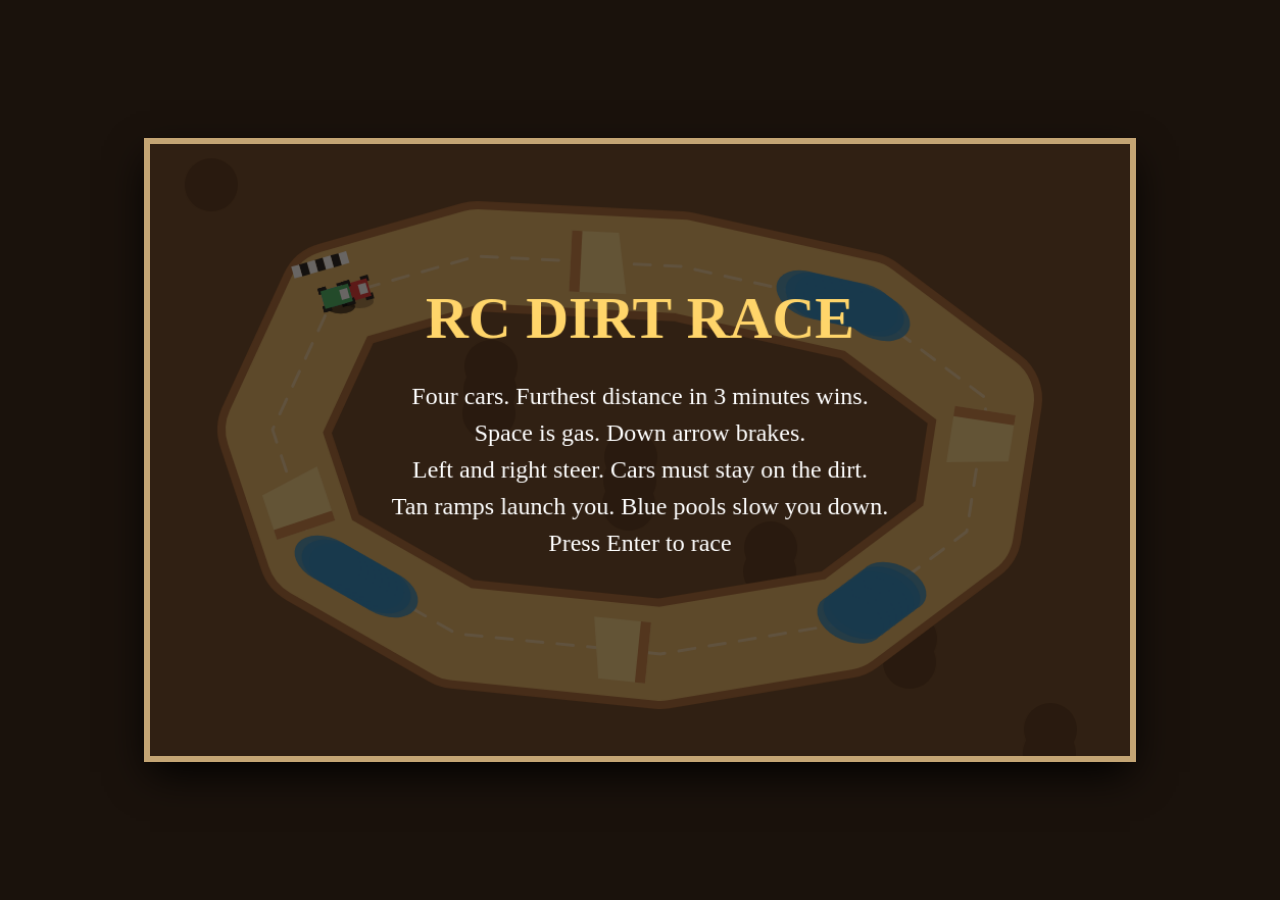
<file: games/rc-dirt-race.html>
<!DOCTYPE html>
<html lang="en">
<head>
  <meta charset="UTF-8">
  <meta name="viewport" content="width=device-width, initial-scale=1.0">
  <title>RC Dirt Race</title>
  <style>
    html, body {
      margin: 0;
      height: 100%;
      background: #1a120c;
      display: flex;
      align-items: center;
      justify-content: center;
      font-family: "Trebuchet MS", Verdana, sans-serif;
    }
    canvas {
      width: min(100vw, 980px);
      height: auto;
      box-shadow: 0 0 0 6px #c4a574, 0 16px 40px #000;
      background: #6b4a2a;
    }
  </style>
</head>
<body>
<canvas id="game" width="960" height="600"></canvas>
<script>
const canvas = document.getElementById("game");
const ctx = canvas.getContext("2d");
const W = 960;
const H = 600;
const RACE_SECONDS = 180;
const TRACK_HALF = 46;

const keys = {};
let state = "title";
let cars = [];
let last = 0;
let dust = [];
let winner = null;
let timeLeft = RACE_SECONDS;

const center = [
  [180, 150], [320, 110], [520, 120], [700, 160], [820, 250],
  [800, 380], [680, 470], [500, 500], [300, 480], [160, 400],
  [120, 280]
];

const jumps = [
  { at: 1.6, len: 0.28 },
  { at: 4.3, len: 0.26 },
  { at: 7.2, len: 0.3 },
  { at: 9.4, len: 0.24 }
];

const pools = [
  { at: 2.7, len: 0.42 },
  { at: 5.6, len: 0.38 },
  { at: 8.5, len: 0.4 }
];

function lerp(a, b, t) { return a + (b - a) * t; }
function dist(ax, ay, bx, by) { return Math.hypot(bx - ax, by - ay); }

function wrapProgress(p) {
  const n = center.length;
  return ((p % n) + n) % n;
}

function pointOnTrack(i) {
  const n = center.length;
  const f = Math.floor(wrapProgress(i));
  const a = center[f];
  const b = center[(f + 1) % n];
  const t = wrapProgress(i) - f;
  return { x: lerp(a[0], b[0], t), y: lerp(a[1], b[1], t) };
}

function nearestProgress(x, y) {
  let best = 0;
  let bestD = 1e9;
  for (let i = 0; i < center.length; i += 0.04) {
    const p = pointOnTrack(i);
    const d = dist(x, y, p.x, p.y);
    if (d < bestD) {
      bestD = d;
      best = i;
    }
  }
  return { progress: best, off: bestD, point: pointOnTrack(best) };
}

function inBand(progress, at, len) {
  const n = center.length;
  const d = wrapProgress(progress - at);
  return d < len || d > n - 0.02;
}

function makeCar(name, color, accent, progress, ai) {
  const p = pointOnTrack(progress);
  const n = pointOnTrack(progress + 0.05);
  return {
    name, color, accent, ai,
    x: p.x, y: p.y, z: 0, vz: 0,
    angle: Math.atan2(n.y - p.y, n.x - p.x),
    speed: 0,
    progress,
    laps: 0,
    lastProg: progress,
    distance: 0,
    wet: 0
  };
}

function startRace() {
  cars = [
    makeCar("YOU", "#e23b3b", "#fff", 0.15, false),
    makeCar("DUSTY", "#f0c14a", "#333", 0.02, true),
    makeCar("BOLT", "#3d8bfd", "#fff", 10.85, true),
    makeCar("MUD", "#49b86a", "#fff", 10.72, true)
  ];
  dust = [];
  winner = null;
  timeLeft = RACE_SECONDS;
  state = "race";
}

function keepOnTrack(car) {
  if (car.z > 2) return;
  const near = nearestProgress(car.x, car.y);
  if (near.off > TRACK_HALF) {
    const p = near.point;
    car.x = p.x + (car.x - p.x) * (TRACK_HALF / near.off);
    car.y = p.y + (car.y - p.y) * (TRACK_HALF / near.off);
    car.speed *= 0.9;
  }
}

function updateCar(car, dt) {
  const max = car.ai ? 170 + (car.name === "BOLT" ? 12 : 0) : 190;
  const airborne = car.z > 1;
  if (car.ai) {
    const look = pointOnTrack(car.progress + 0.4);
    const want = Math.atan2(look.y - car.y, look.x - car.x);
    let diff = want - car.angle;
    while (diff > Math.PI) diff -= Math.PI * 2;
    while (diff < -Math.PI) diff += Math.PI * 2;
    if (!airborne) car.angle += Math.max(-2.5, Math.min(2.5, diff)) * dt * 3.2;
    const wetSlow = car.wet > 0 ? 0.55 : 1;
    const target = (Math.abs(diff) > 0.55 ? max * 0.6 : max) * wetSlow;
    car.speed += (target - car.speed) * dt * 1.5;
  } else {
    const steer = airborne ? 0.35 : 1;
    if (keys["ArrowLeft"]) car.angle -= 2.6 * dt * steer * (0.4 + car.speed / max);
    if (keys["ArrowRight"]) car.angle += 2.6 * dt * steer * (0.4 + car.speed / max);
    if (keys[" "] || keys["Spacebar"]) car.speed += 240 * dt;
    else car.speed -= 80 * dt;
    if (keys["ArrowDown"]) car.speed -= 200 * dt;
  }

  car.wet = 0;
  if (!airborne) {
    for (const pool of pools) {
      if (inBand(car.progress, pool.at, pool.len)) car.wet = 1;
    }
    if (car.wet) car.speed -= 140 * dt;
  }
  car.speed = Math.max(0, Math.min(max, car.speed));

  car.x += Math.cos(car.angle) * car.speed * dt;
  car.y += Math.sin(car.angle) * car.speed * dt;
  car.vz -= 900 * dt;
  car.z += car.vz * dt;
  if (car.z <= 0) {
    car.z = 0;
    car.vz = 0;
  }

  keepOnTrack(car);
  const near = nearestProgress(car.x, car.y);
  let advanced = near.progress - car.lastProg;
  if (advanced < -center.length / 2) {
    advanced += center.length;
    car.laps += 1;
  } else if (advanced > center.length / 2) {
    advanced -= center.length;
    car.laps = Math.max(0, car.laps - 1);
  }
  if (advanced > 0) car.distance += advanced;
  car.progress = near.progress;
  car.lastProg = near.progress;

  if (car.z === 0 && car.speed > 90) {
    for (const jump of jumps) {
      if (inBand(car.progress, jump.at, 0.08)) car.vz = 210 + car.speed * 0.35;
    }
  }

  if (car.speed > 40 && car.z < 2 && Math.random() < dt * 12) {
    dust.push({
      x: car.x - Math.cos(car.angle) * 16,
      y: car.y - Math.sin(car.angle) * 16,
      life: car.wet ? 0.35 : 0.45,
      r: 4,
      wet: car.wet
    });
  }
}

function bumpCars() {
  for (let i = 0; i < cars.length; i++) {
    for (let j = i + 1; j < cars.length; j++) {
      const a = cars[i];
      const b = cars[j];
      if (Math.abs(a.z - b.z) > 16) continue;
      const d = dist(a.x, a.y, b.x, b.y);
      if (d < 28 && d > 0) {
        const nx = (b.x - a.x) / d;
        const ny = (b.y - a.y) / d;
        const push = (28 - d) / 2;
        a.x -= nx * push;
        a.y -= ny * push;
        b.x += nx * push;
        b.y += ny * push;
        a.speed *= 0.98;
        b.speed *= 0.98;
        keepOnTrack(a);
        keepOnTrack(b);
      }
    }
  }
}

function standings() {
  return cars.slice().sort((a, b) => b.distance - a.distance);
}

function update(dt) {
  if (state !== "race") return;
  timeLeft -= dt;
  for (const car of cars) updateCar(car, dt);
  bumpCars();
  dust = dust.filter(p => {
    p.life -= dt;
    p.r += dt * 16;
    return p.life > 0;
  });
  if (timeLeft <= 0) {
    timeLeft = 0;
    winner = standings()[0];
    state = "done";
  }
}

function drawRibbon(width, color) {
  ctx.strokeStyle = color;
  ctx.lineWidth = width;
  ctx.lineCap = "round";
  ctx.lineJoin = "round";
  ctx.beginPath();
  center.forEach((p, i) => i === 0 ? ctx.moveTo(p[0], p[1]) : ctx.lineTo(p[0], p[1]));
  ctx.closePath();
  ctx.stroke();
}

function drawTrack() {
  ctx.fillStyle = "#6d4a2c";
  ctx.fillRect(0, 0, W, H);
  ctx.fillStyle = "#5a3b22";
  for (let i = 0; i < 18; i++) {
    ctx.beginPath();
    ctx.arc(60 + (i * 137) % W, 40 + (i * 89) % H, 26, 0, Math.PI * 2);
    ctx.fill();
  }
  drawRibbon(108, "#a86b3c");
  drawRibbon(92, "#e2b56a");
  ctx.setLineDash([16, 14]);
  drawRibbon(3, "rgba(255,255,255,0.35)");
  ctx.setLineDash([]);

  for (const pool of pools) {
    for (let t = 0; t < pool.len; t += 0.05) {
      const p = pointOnTrack(pool.at + t);
      ctx.fillStyle = "rgba(46, 140, 196, 0.82)";
      ctx.beginPath();
      ctx.ellipse(p.x, p.y, 34, 22, 0.4, 0, Math.PI * 2);
      ctx.fill();
    }
  }
  for (const jump of jumps) {
    const p = pointOnTrack(jump.at);
    const n = pointOnTrack(jump.at + 0.08);
    const ang = Math.atan2(n.y - p.y, n.x - p.x);
    ctx.save();
    ctx.translate(p.x, p.y);
    ctx.rotate(ang);
    ctx.fillStyle = "#f3d28a";
    ctx.beginPath();
    ctx.moveTo(-28, -30);
    ctx.lineTo(18, -30);
    ctx.lineTo(28, 30);
    ctx.lineTo(-28, 30);
    ctx.fill();
    ctx.fillStyle = "#c9844a";
    ctx.fillRect(-28, -30, 10, 60);
    ctx.restore();
  }

  const start = pointOnTrack(0);
  const next = pointOnTrack(0.15);
  const ang = Math.atan2(next.y - start.y, next.x - start.x) + Math.PI / 2;
  ctx.save();
  ctx.translate(start.x, start.y);
  ctx.rotate(ang);
  for (let i = -3; i <= 3; i++) {
    ctx.fillStyle = i % 2 ? "#fff" : "#222";
    ctx.fillRect(-40, i * 8, 12, 8);
  }
  ctx.restore();
}

function drawCar(car) {
  const lift = car.z * 0.35;
  ctx.fillStyle = "rgba(0,0,0,0.28)";
  ctx.beginPath();
  ctx.ellipse(car.x + 4, car.y + 10, 14, 7, 0, 0, Math.PI * 2);
  ctx.fill();
  ctx.save();
  ctx.translate(car.x, car.y - lift);
  ctx.rotate(car.angle);
  const s = 1 + car.z / 180;
  ctx.scale(s, s);
  ctx.fillStyle = "#222";
  ctx.fillRect(-16, -12, 8, 6);
  ctx.fillRect(8, -12, 8, 6);
  ctx.fillRect(-16, 6, 8, 6);
  ctx.fillRect(8, 6, 8, 6);
  ctx.fillStyle = car.color;
  ctx.fillRect(-14, -9, 28, 18);
  ctx.fillStyle = car.accent;
  ctx.fillRect(4, -5, 8, 10);
  ctx.restore();
}

function clock() {
  const m = Math.floor(timeLeft / 60);
  const s = Math.floor(timeLeft % 60);
  return m + ":" + String(s).padStart(2, "0");
}

function meters(car) {
  return Math.floor(car.distance * 80);
}

function drawHud() {
  const order = standings();
  ctx.fillStyle = "rgba(20,12,6,0.75)";
  ctx.fillRect(12, 12, 250, 154);
  ctx.fillStyle = "#fff6e4";
  ctx.textAlign = "left";
  ctx.font = "bold 18px Trebuchet MS";
  ctx.fillText("FARTHEST IN 3:00", 24, 36);
  order.forEach((car, i) => {
    ctx.fillStyle = car.color;
    ctx.fillText((i + 1) + "  " + car.name + "  " + meters(car) + "m", 24, 64 + i * 24);
  });
  ctx.fillStyle = "rgba(20,12,6,0.75)";
  ctx.fillRect(730, 12, 216, 46);
  ctx.fillStyle = "#fff6e4";
  ctx.font = "bold 22px Trebuchet MS";
  ctx.fillText("TIME " + clock(), 744, 42);
}

function drawOverlay(title, lines) {
  ctx.fillStyle = "rgba(12,8,4,0.62)";
  ctx.fillRect(0, 0, W, H);
  ctx.fillStyle = "#ffd56a";
  ctx.textAlign = "center";
  ctx.font = "bold 58px Trebuchet MS";
  ctx.fillText(title, W / 2, 190);
  ctx.fillStyle = "#fff";
  ctx.font = "24px Trebuchet MS";
  lines.forEach((line, i) => ctx.fillText(line, W / 2, 255 + i * 36));
}

function draw() {
  drawTrack();
  for (const p of dust) {
    ctx.fillStyle = p.wet ? "rgba(70,140,180," + p.life + ")" : "rgba(90,60,30," + p.life + ")";
    ctx.beginPath();
    ctx.arc(p.x, p.y, p.r, 0, Math.PI * 2);
    ctx.fill();
  }
  const order = cars.slice().sort((a, b) => a.y - b.y);
  for (const car of order) drawCar(car);
  if (state === "title") {
    drawOverlay("RC DIRT RACE", [
      "Four cars. Furthest distance in 3 minutes wins.",
      "Space is gas. Down arrow brakes.",
      "Left and right steer. Cars must stay on the dirt.",
      "Tan ramps launch you. Blue pools slow you down.",
      "Press Enter to race"
    ]);
    return;
  }
  drawHud();
  if (state === "done") {
    const youWon = winner && winner.name === "YOU";
    drawOverlay(youWon ? "YOU WIN" : "RACE OVER", [
      winner.name + " went the furthest",
      winner.name + " " + meters(winner) + "m    You " + meters(cars[0]) + "m",
      "Press Enter to race again"
    ]);
  }
}

function frame(now) {
  if (!last) last = now;
  const dt = Math.min(0.033, (now - last) / 1000);
  last = now;
  update(dt);
  draw();
  requestAnimationFrame(frame);
}

window.addEventListener("keydown", (e) => {
  keys[e.key] = true;
  if (["ArrowLeft", "ArrowRight", "ArrowUp", "ArrowDown", " "].includes(e.key)) e.preventDefault();
  if (e.key === "Enter" && state !== "race") startRace();
});
window.addEventListener("keyup", (e) => { keys[e.key] = false; });

cars = [
  makeCar("YOU", "#e23b3b", "#fff", 0.15, false),
  makeCar("DUSTY", "#f0c14a", "#333", 0.02, true),
  makeCar("BOLT", "#3d8bfd", "#fff", 0.02, true),
  makeCar("MUD", "#49b86a", "#fff", 0.02, true)
];
requestAnimationFrame(frame);
</script>
</body>
</html>
</file>
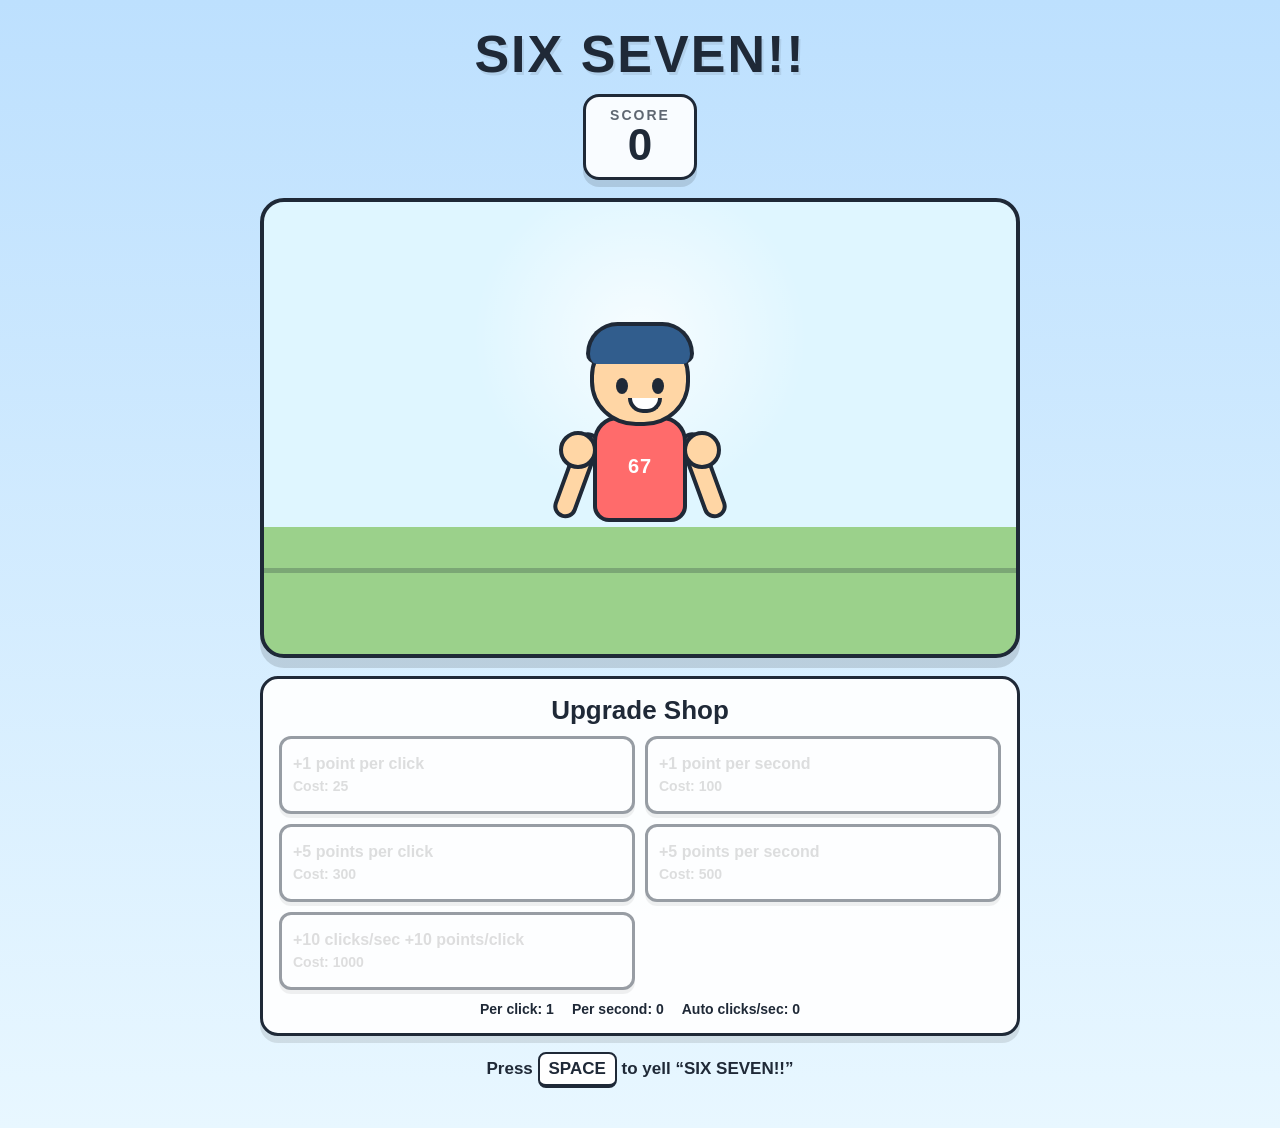
<file: games/six-seven.html>
<!DOCTYPE html>
<html lang="en">
<head>
  <meta charset="UTF-8" />
  <meta name="viewport" content="width=device-width, initial-scale=1.0" />
  <title>SIX SEVEN!!</title>
  <style>
    :root {
      --bg1: #bde0fe;
      --bg2: #e8f7ff;
      --body: #4f86c6;
      --body-dark: #315d8d;
      --skin: #ffd6a5;
      --shirt: #ff6b6b;
      --white: #ffffff;
      --ink: #1f2937;
    }

    * { box-sizing: border-box; }

    body {
      margin: 0;
      min-height: 100vh;
      font-family: Arial, Helvetica, sans-serif;
      background: linear-gradient(var(--bg1), var(--bg2));
      color: var(--ink);
      overflow-x: hidden;
      overflow-y: auto;
    }

    .game {
      width: min(760px, 94vw);
      margin: 0 auto;
      padding: 24px 0 40px;
      text-align: center;
      user-select: none;
    }

    h1 {
      margin: 0 0 10px;
      font-size: clamp(30px, 6vw, 52px);
      letter-spacing: 2px;
      text-shadow: 2px 3px 0 rgba(0,0,0,0.08);
    }

    .score-card {
      display: inline-block;
      background: rgba(255,255,255,0.9);
      border: 3px solid var(--ink);
      border-radius: 16px;
      padding: 10px 24px;
      margin-bottom: 18px;
      box-shadow: 0 7px 0 rgba(0,0,0,0.12);
    }

    .score-label {
      font-size: 14px;
      font-weight: 700;
      letter-spacing: 2px;
      opacity: 0.7;
    }

    #score {
      font-size: 44px;
      font-weight: 900;
      line-height: 1;
    }

    .stage {
      position: relative;
      height: 460px;
      border: 4px solid var(--ink);
      border-radius: 24px;
      background:
        radial-gradient(circle at 50% 30%, rgba(255,255,255,0.75), transparent 34%),
        linear-gradient(#dff6ff 0 72%, #9bd18b 72% 100%);
      box-shadow: 0 10px 0 rgba(0,0,0,0.13);
      overflow: hidden;
    }

    .floor-line {
      position: absolute;
      left: 0;
      right: 0;
      bottom: 18%;
      height: 5px;
      background: rgba(31,41,55,0.25);
    }

    .character {
      position: absolute;
      left: 50%;
      top: 52%;
      width: 170px;
      height: 230px;
      transform: translate(-50%, -50%);
    }

    .head {
      position: absolute;
      left: 35px;
      top: 8px;
      width: 100px;
      height: 96px;
      border: 4px solid var(--ink);
      border-radius: 48% 48% 46% 46%;
      background: var(--skin);
      z-index: 4;
    }

    .hair {
      position: absolute;
      left: 31px;
      top: 0;
      width: 108px;
      height: 42px;
      background: var(--body-dark);
      border: 4px solid var(--ink);
      border-bottom: 0;
      border-radius: 55px 55px 18px 18px;
      z-index: 5;
    }

    .eye {
      position: absolute;
      top: 44px;
      width: 12px;
      height: 16px;
      background: var(--ink);
      border-radius: 50%;
    }

    .eye.left { left: 22px; }
    .eye.right { right: 22px; }

    .mouth {
      position: absolute;
      left: 34px;
      top: 64px;
      width: 34px;
      height: 15px;
      border: 4px solid var(--ink);
      border-top: 0;
      border-radius: 0 0 30px 30px;
      background: #fff;
    }

    .mouth.yell {
      width: 38px;
      height: 28px;
      left: 31px;
      top: 58px;
      border: 4px solid var(--ink);
      border-radius: 50%;
      background: #4b1f1f;
    }

    .body {
      position: absolute;
      left: 38px;
      top: 94px;
      width: 94px;
      height: 106px;
      border: 4px solid var(--ink);
      border-radius: 25px 25px 16px 16px;
      background: var(--shirt);
      z-index: 2;
    }

    .shirt-text {
      position: absolute;
      inset: 35px 0 auto;
      font-size: 20px;
      font-weight: 900;
      color: white;
      letter-spacing: 1px;
    }

    .hand {
      position: absolute;
      top: 109px;
      width: 38px;
      height: 38px;
      border: 4px solid var(--ink);
      border-radius: 50%;
      background: var(--skin);
      z-index: 3;
      transition: transform 250ms ease-in-out;
    }

    .hand.left {
      left: 4px;
      transform: translateY(0);
    }

    .hand.right {
      right: 4px;
      transform: translateY(0);
    }

    .arm {
      position: absolute;
      top: 111px;
      width: 24px;
      height: 90px;
      border: 4px solid var(--ink);
      border-radius: 20px;
      background: var(--skin);
      z-index: 1;
      transform-origin: top center;
      transition: transform 250ms ease-in-out;
    }

    .arm.left { left: 25px; transform: rotate(20deg); }
    .arm.right { right: 25px; transform: rotate(-20deg); }

    .character.action .arm.left,
    .character.action .hand.left {
      transform: translateY(-65px) rotate(-18deg);
    }

    .character.action .arm.right,
    .character.action .hand.right {
      transform: translateY(65px) rotate(18deg);
    }

    .character.reverse .arm.left,
    .character.reverse .hand.left {
      transform: translateY(65px) rotate(18deg);
    }

    .character.reverse .arm.right,
    .character.reverse .hand.right {
      transform: translateY(-65px) rotate(-18deg);
    }

    .burst {
      position: absolute;
      left: 50%;
      top: 20px;
      transform: translateX(-50%) scale(0.6);
      font-size: clamp(32px, 7vw, 60px);
      font-weight: 1000;
      color: #ff3d71;
      text-shadow:
        3px 3px 0 white,
        6px 6px 0 var(--ink);
      opacity: 0;
      pointer-events: none;
    }

    .burst.show {
      animation: pop 500ms ease-out forwards;
    }

    @keyframes pop {
      0%   { opacity: 0; transform: translateX(-50%) scale(0.6) rotate(-5deg); }
      20%  { opacity: 1; transform: translateX(-50%) scale(1.08) rotate(3deg); }
      100% { opacity: 0; transform: translateX(-50%) scale(1.0) rotate(0deg); }
    }

    .shop {
      margin-top: 18px;
      padding: 16px;
      background: rgba(255,255,255,0.92);
      border: 3px solid var(--ink);
      border-radius: 18px;
      box-shadow: 0 7px 0 rgba(0,0,0,0.10);
      text-align: left;
    }

    .shop h2 {
      margin: 0 0 10px;
      text-align: center;
      font-size: 26px;
    }

    .shop-grid {
      display: grid;
      grid-template-columns: repeat(2, minmax(0, 1fr));
      gap: 10px;
    }

    .upgrade {
      width: 100%;
      min-height: 78px;
      padding: 11px;
      border: 3px solid var(--ink);
      border-radius: 12px;
      background: #fff;
      font: inherit;
      text-align: left;
      cursor: pointer;
      box-shadow: 0 4px 0 rgba(0,0,0,0.12);
      transition: transform 100ms ease, opacity 100ms ease;
    }

    .upgrade:hover:not(:disabled) { transform: translateY(-2px); }
    .upgrade:active:not(:disabled) { transform: translateY(2px); box-shadow: 0 2px 0 rgba(0,0,0,0.12); }
    .upgrade:disabled { opacity: 0.45; cursor: not-allowed; }

    .upgrade-title {
      display: block;
      font-weight: 900;
      margin-bottom: 4px;
    }

    .upgrade-cost {
      display: inline-block;
      font-weight: 800;
      font-size: 14px;
    }

    .stats {
      margin-top: 11px;
      display: flex;
      justify-content: center;
      gap: 18px;
      flex-wrap: wrap;
      font-weight: 800;
      font-size: 14px;
    }

    .hint {
      margin-top: 16px;
      font-weight: 700;
      font-size: 17px;
    }

    @media (max-width: 620px) {
      .shop-grid { grid-template-columns: 1fr; }
    }

    .hint kbd {
      display: inline-block;
      padding: 5px 9px;
      border: 2px solid var(--ink);
      border-bottom-width: 4px;
      border-radius: 8px;
      background: #fff;
      font-family: inherit;
    }

    .flash {
      position: absolute;
      inset: 0;
      pointer-events: none;
      opacity: 0;
    }

    .flash.show {
      animation: flash 180ms ease-out;
    }

    @keyframes flash {
      0% { opacity: 0.4; background: white; }
      100% { opacity: 0; background: white; }
    }
  </style>
</head>
<body>
  <main class="game">
    <h1>SIX SEVEN!!</h1>

    <div class="score-card" aria-live="polite">
      <div class="score-label">SCORE</div>
      <div id="score">0</div>
    </div>

    <section class="stage" id="stage">
      <div class="flash" id="flash"></div>
      <div class="burst" id="burst">SIX SEVEN!!</div>
      <div class="floor-line"></div>

      <div class="character" id="character" aria-label="Cartoon character">
        <div class="hair"></div>
        <div class="head">
          <div class="eye left"></div>
          <div class="eye right"></div>
          <div class="mouth" id="mouth"></div>
        </div>

        <div class="arm left"></div>
        <div class="arm right"></div>

        <div class="body">
          <div class="shirt-text">67</div>
        </div>

        <div class="hand left"></div>
        <div class="hand right"></div>
      </div>
    </section>

    <section class="shop">
      <h2>Upgrade Shop</h2>
      <div class="shop-grid">
        <button class="upgrade" data-cost="25" data-type="click" data-value="1">
          <span class="upgrade-title">+1 point per click</span>
          <span class="upgrade-cost">Cost: 25</span>
        </button>
        <button class="upgrade" data-cost="100" data-type="second" data-value="1">
          <span class="upgrade-title">+1 point per second</span>
          <span class="upgrade-cost">Cost: 100</span>
        </button>
        <button class="upgrade" data-cost="300" data-type="click" data-value="5">
          <span class="upgrade-title">+5 points per click</span>
          <span class="upgrade-cost">Cost: 300</span>
        </button>
        <button class="upgrade" data-cost="500" data-type="second" data-value="5">
          <span class="upgrade-title">+5 points per second</span>
          <span class="upgrade-cost">Cost: 500</span>
        </button>
        <button class="upgrade" data-cost="1000" data-type="combo" data-value="10">
          <span class="upgrade-title">+10 clicks/sec +10 points/click</span>
          <span class="upgrade-cost">Cost: 1000</span>
        </button>
      </div>
      <div class="stats">
        <span>Per click: <strong id="perClick">1</strong></span>
        <span>Per second: <strong id="perSecond">0</strong></span>
        <span>Auto clicks/sec: <strong id="autoClicks">0</strong></span>
      </div>
    </section>

    <div class="hint">Press <kbd>SPACE</kbd> to yell “SIX SEVEN!!”</div>
  </main>

  <script>
    const scoreEl = document.getElementById("score");
    const character = document.getElementById("character");
    const burst = document.getElementById("burst");
    const mouth = document.getElementById("mouth");
    const flash = document.getElementById("flash");
    const perClickEl = document.getElementById("perClick");
    const perSecondEl = document.getElementById("perSecond");
    const autoClicksEl = document.getElementById("autoClicks");
    const upgradeButtons = [...document.querySelectorAll(".upgrade")];

    let score = 0;
    let pointsPerClick = 1;
    let pointsPerSecond = 0;
    let autoClicksPerSecond = 0;
    let clickLocked = false;
    const clickCooldownMs = 350;
    let lastTick = performance.now();

    // Speech is queued one yell at a time so fast clicks never overlap or cancel an unfinished yell.
    const yellQueue = [];
    let isYelling = false;

    function playNextYell() {
      if (!("speechSynthesis" in window) || isYelling || yellQueue.length === 0) return;

      const text = yellQueue.shift();
      const voice = new SpeechSynthesisUtterance(text);
      voice.rate = 0.88;
      voice.pitch = 0.95;
      voice.volume = 1.0;

      const voices = window.speechSynthesis.getVoices();
      const preferred = voices.find(v =>
        /en-US|en-GB|en-AU/i.test(v.lang) &&
        /male|david|alex|daniel|fred|google us english/i.test(v.name)
      );
      if (preferred) voice.voice = preferred;

      isYelling = true;
      voice.onend = () => {
        isYelling = false;
        playNextYell();
      };
      voice.onerror = () => {
        isYelling = false;
        playNextYell();
      };
      window.speechSynthesis.speak(voice);
    }

    function queueYell() {
      if (!("speechSynthesis" in window)) return;
      yellQueue.push("SIX SEVEN!!");
      playNextYell();
    }

    function trigger() {
      // Spacebar auto-repeat and ultra-fast clicks are ignored, so holding a key/mouse
      // cannot generate an endless stream of points. A fresh click after the cooldown counts.
      if (clickLocked) return;
      clickLocked = true;

      score += pointsPerClick;
      updateUI();

      queueYell();

      character.classList.remove("reverse");
      character.classList.add("action");
      mouth.classList.add("yell");

      burst.classList.remove("show");
      void burst.offsetWidth;
      burst.classList.add("show");

      flash.classList.remove("show");
      void flash.offsetWidth;
      flash.classList.add("show");

      // Reverse halfway through the ~0.5 second move.
      setTimeout(() => {
        character.classList.remove("action");
        character.classList.add("reverse");
      }, 250);

      // Return to the neutral pose after ~0.5 seconds total.
      setTimeout(() => {
        character.classList.remove("reverse");
        mouth.classList.remove("yell");
      }, 500);

      // Require a fresh press/click before another point can be earned.
      setTimeout(() => {
        clickLocked = false;
      }, clickCooldownMs);
    }

    function updateUI() {
      scoreEl.textContent = Math.floor(score);
      perClickEl.textContent = pointsPerClick;
      perSecondEl.textContent = pointsPerSecond;
      autoClicksEl.textContent = autoClicksPerSecond;

      for (const button of upgradeButtons) {
        const cost = Number(button.dataset.cost);
        button.disabled = score < cost;
        button.querySelector(".upgrade-cost").textContent = `Cost: ${cost}`;
      }
    }

    function buyUpgrade(button) {
      const cost = Number(button.dataset.cost);
      if (score < cost) return;

      // Upgrades are intentionally repeatable forever: buy the same button
      // again and again whenever the current score can cover its fixed cost.
      score -= cost;

      const type = button.dataset.type;
      const value = Number(button.dataset.value);
      if (type === "click") pointsPerClick += value;
      if (type === "second") pointsPerSecond += value;
      if (type === "combo") {
        autoClicksPerSecond += value;
        pointsPerClick += value;
      }

      updateUI();
    }

    upgradeButtons.forEach(button => {
      button.addEventListener("click", () => buyUpgrade(button));
    });

    window.addEventListener("keydown", (event) => {
      if (event.code === "Space") {
        event.preventDefault();
        if (!event.repeat) trigger();
      }
    });

    // Mouse/touch clicks work too. Each click event is discrete, while the cooldown
    // prevents repeated scoring from holding a key or rapidly hammering the control.
    document.getElementById("stage").addEventListener("click", (event) => {
      if (event.target.closest("button")) return;
      trigger();
    });

    function gameTick(now) {
      const elapsed = (now - lastTick) / 1000;
      lastTick = now;

      if (pointsPerSecond > 0) score += pointsPerSecond * elapsed;
      if (autoClicksPerSecond > 0) {
        // The 1000-point upgrade clicks automatically, but keeps the big yell
        // animation from firing every frame. It simply adds the same click value.
        score += autoClicksPerSecond * pointsPerClick * elapsed;
      }

      updateUI();
      requestAnimationFrame(gameTick);
    }

    updateUI();
    requestAnimationFrame(gameTick);

    // Some browsers only populate voices after this event.
    window.speechSynthesis?.addEventListener("voiceschanged", () => {
      window.speechSynthesis.getVoices();
    });
  </script>
</body>
</html>
</file>
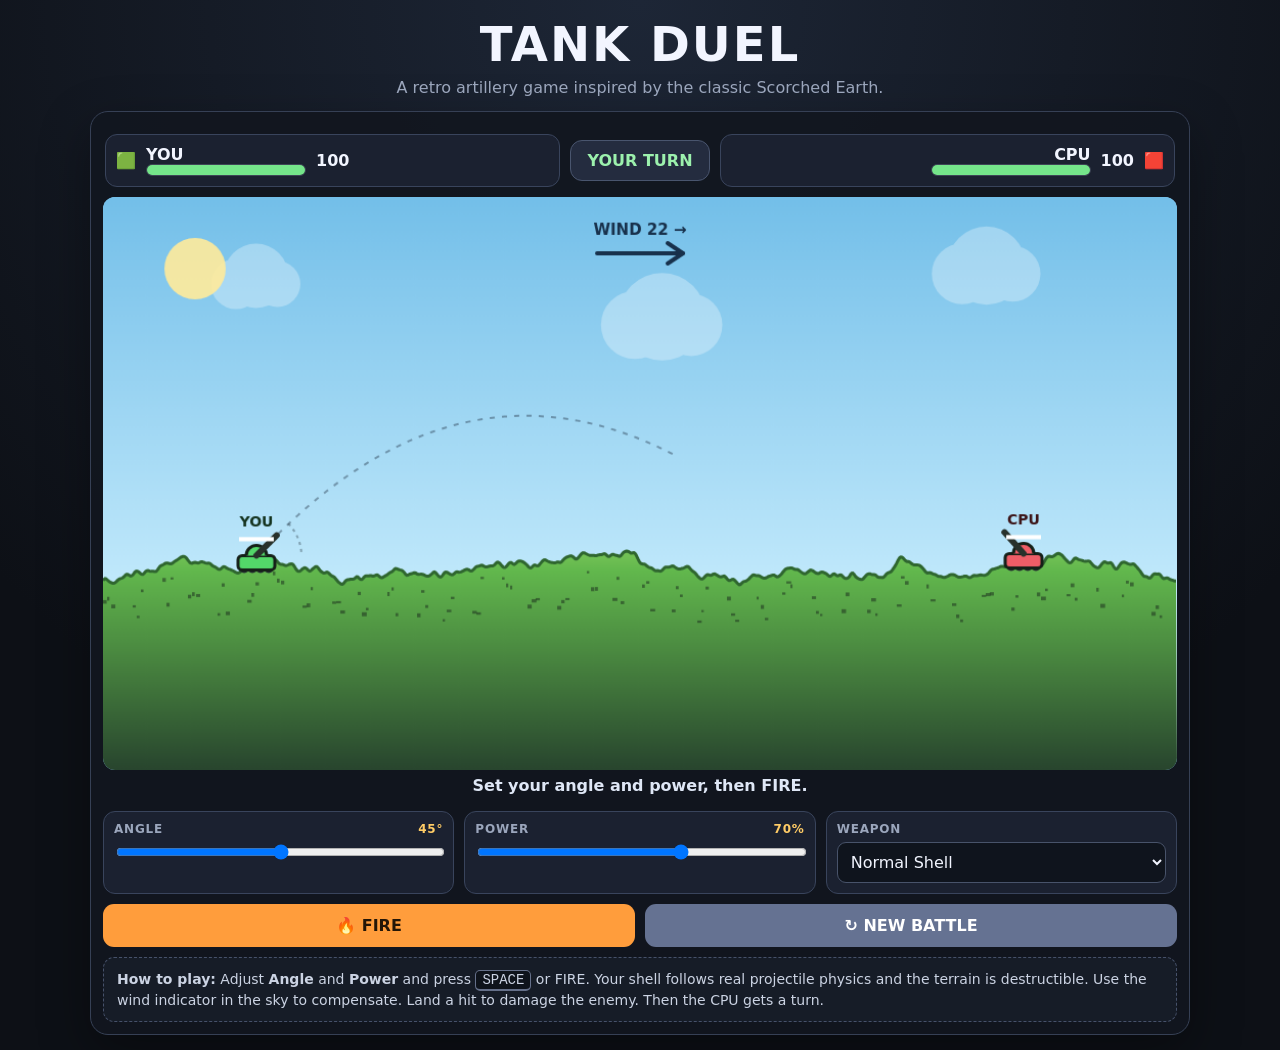
<file: games/tank-duel.html>
<!DOCTYPE html>
<html lang="en">
<head>
<meta charset="UTF-8">
<meta name="viewport" content="width=device-width, initial-scale=1.0">
<title>Tank Duel - Scorched Earth Style</title>
<style>
  :root{
    --bg:#10131a; --panel:#1b2130; --panel2:#242c3f; --text:#f2f5ff;
    --accent:#ffcc66; --danger:#ff6868; --good:#75e58a; --muted:#9ba6bc;
  }
  *{box-sizing:border-box}
  html,body{margin:0;min-height:100%;background:radial-gradient(circle at top,#1d2636,#0d1016 70%);color:var(--text);font-family:system-ui,-apple-system,Segoe UI,Roboto,Arial,sans-serif}
  body{padding:16px;overflow-x:hidden}
  .wrap{max-width:1100px;margin:0 auto}
  h1{margin:0 0 6px;text-align:center;font-size:clamp(28px,5vw,48px);letter-spacing:2px}
  .sub{text-align:center;color:var(--muted);margin-bottom:14px}
  .gamebox{background:rgba(18,22,31,.92);border:1px solid #364055;border-radius:18px;box-shadow:0 18px 50px rgba(0,0,0,.35);padding:12px}
  canvas{display:block;width:100%;height:auto;background:#8bc8ef;border-radius:12px;touch-action:none}
  .hud{display:grid;grid-template-columns:1fr auto 1fr;gap:10px;align-items:center;padding:10px 2px}
  .card{background:var(--panel);border:1px solid #39445c;border-radius:12px;padding:10px}
  .tankinfo{display:flex;align-items:center;gap:10px}
  .tankname{font-weight:800}
  .healthbar{width:160px;height:12px;background:#0e1118;border-radius:20px;overflow:hidden;border:1px solid #3d4555}
  .healthfill{height:100%;width:100%;background:var(--good);transition:width .2s}
  .turn{font-weight:900;text-align:center;background:var(--panel2);padding:10px 16px;border-radius:12px;border:1px solid #49556e}
  .right{text-align:right}
  .controls{display:grid;grid-template-columns:repeat(3,minmax(0,1fr));gap:10px;margin-top:10px}
  .control{background:var(--panel);border:1px solid #39445c;border-radius:12px;padding:10px}
  label{display:block;font-size:12px;font-weight:800;color:var(--muted);margin-bottom:6px;text-transform:uppercase;letter-spacing:.8px}
  input[type=range]{width:100%}
  select,button{width:100%;font:inherit}
  select{background:#0f141d;color:var(--text);border:1px solid #48536a;border-radius:9px;padding:9px}
  .value{font-weight:900;color:var(--accent);float:right}
  .buttons{display:grid;grid-template-columns:1fr 1fr;gap:10px;margin-top:10px}
  button{border:0;border-radius:11px;padding:12px 14px;font-weight:900;cursor:pointer;transition:transform .08s,filter .12s}
  button:hover{filter:brightness(1.08)}
  button:active{transform:translateY(1px)}
  .fire{background:#ff9d3c;color:#241607}
  .restart{background:#657292;color:#fff}
  .help{margin-top:10px;padding:11px 13px;background:#161c27;border:1px dashed #46516a;border-radius:11px;color:#cbd3e3;font-size:14px;line-height:1.45}
  .message{text-align:center;min-height:24px;padding:6px;color:#dfe7f6;font-weight:800}
  .kbd{padding:1px 6px;border:1px solid #65708a;border-bottom-width:2px;border-radius:5px;background:#0e131b;font-family:monospace}
  @media(max-width:780px){
    .hud{grid-template-columns:1fr}
    .right{text-align:left}
    .controls{grid-template-columns:1fr}
    .buttons{grid-template-columns:1fr}
    .healthbar{width:130px}
  }
</style>
</head>
<body>
<div class="wrap">
  <h1>TANK DUEL</h1>
  <div class="sub">A retro artillery game inspired by the classic Scorched Earth.</div>

  <div class="gamebox">
    <div class="hud">
      <div class="card tankinfo">
        <div>🟩</div>
        <div>
          <div class="tankname">YOU</div>
          <div class="healthbar"><div id="playerHealth" class="healthfill"></div></div>
        </div>
        <strong id="playerHp">100</strong>
      </div>
      <div id="turnLabel" class="turn">YOUR TURN</div>
      <div class="card tankinfo right" style="justify-content:flex-end">
        <div>
          <div class="tankname">CPU</div>
          <div class="healthbar"><div id="cpuHealth" class="healthfill"></div></div>
        </div>
        <strong id="cpuHp">100</strong>
        <div>🟥</div>
      </div>
    </div>

    <canvas id="game" width="1050" height="560" aria-label="Tank artillery battlefield"></canvas>
    <div id="message" class="message">Set your angle and power, then FIRE.</div>

    <div class="controls">
      <div class="control">
        <label for="angle">Angle <span class="value"><span id="angleVal">45</span>°</span></label>
        <input id="angle" type="range" min="10" max="80" value="45">
      </div>
      <div class="control">
        <label for="power">Power <span class="value"><span id="powerVal">70</span>%</span></label>
        <input id="power" type="range" min="20" max="100" value="70">
      </div>
      <div class="control">
        <label for="weapon">Weapon</label>
        <select id="weapon">
          <option value="normal">Normal Shell</option>
          <option value="big">Big Blast</option>
          <option value="bouncer">Bouncer</option>
        </select>
      </div>
    </div>

    <div class="buttons">
      <button id="fire" class="fire">🔥 FIRE</button>
      <button id="restart" class="restart">↻ NEW BATTLE</button>
    </div>

    <div class="help">
      <strong>How to play:</strong> Adjust <strong>Angle</strong> and <strong>Power</strong> and press <span class="kbd">SPACE</span> or FIRE.
      Your shell follows real projectile physics and the terrain is destructible. Use the wind indicator in the sky to compensate.
      Land a hit to damage the enemy. Then the CPU gets a turn.
    </div>
  </div>
</div>

<script>
(() => {
  'use strict';

  const canvas = document.getElementById('game');
  const ctx = canvas.getContext('2d');
  const W = canvas.width, H = canvas.height;

  const angleInput = document.getElementById('angle');
  const powerInput = document.getElementById('power');
  const weaponInput = document.getElementById('weapon');
  const angleVal = document.getElementById('angleVal');
  const powerVal = document.getElementById('powerVal');
  const fireBtn = document.getElementById('fire');
  const restartBtn = document.getElementById('restart');
  const playerHealth = document.getElementById('playerHealth');
  const cpuHealth = document.getElementById('cpuHealth');
  const playerHp = document.getElementById('playerHp');
  const cpuHp = document.getElementById('cpuHp');
  const turnLabel = document.getElementById('turnLabel');
  const message = document.getElementById('message');

  const GRAVITY = 0.19;
  const MAX_TERRAIN_Y = 500;
  const MIN_TERRAIN_Y = 255;
  const TANK_W = 34;
  const TANK_H = 21;

  let terrain = [];
  let player = {};
  let cpu = {};
  let wind = 0;
  let projectile = null;
  let particles = [];
  let explosions = [];
  let gameOver = false;
  let turn = 'player';
  let cpuThinkingTimer = 0;
  let shake = 0;

  function clamp(v,min,max){ return Math.max(min,Math.min(max,v)); }
  function rand(a,b){ return a + Math.random()*(b-a); }

  function generateTerrain(){
    terrain = new Array(W);
    let y = 375;
    for(let x=0;x<W;x++){
      if(x>0) y += rand(-2.7,2.7);
      y += (360-y)*0.018;
      y = clamp(y, MIN_TERRAIN_Y, MAX_TERRAIN_Y);
      terrain[x] = y;
    }
    // Smooth the terrain a little.
    for(let pass=0;pass<3;pass++){
      const copy = terrain.slice();
      for(let x=1;x<W-1;x++){
        terrain[x] = (copy[x-1]+copy[x]+copy[x+1])/3;
      }
    }
  }

  function surfaceY(x){
    x = clamp(Math.round(x),0,W-1);
    return terrain[x];
  }

  function placeTanks(){
    player = {x:150, y:surfaceY(150)-TANK_H/2, hp:100, color:'#53d769'};
    cpu = {x:900, y:surfaceY(900)-TANK_H/2, hp:100, color:'#ef5d67'};
  }

  function newBattle(){
    generateTerrain();
    placeTanks();
    wind = rand(-0.045,0.045);
    projectile = null;
    particles = [];
    explosions = [];
    gameOver = false;
    turn = 'player';
    cpuThinkingTimer = 0;
    shake = 0;
    angleInput.value = 45;
    powerInput.value = 70;
    weaponInput.value = 'normal';
    syncUI();
    message.textContent = 'Set your angle and power, then FIRE.';
  }

  function syncUI(){
    angleVal.textContent = angleInput.value;
    powerVal.textContent = powerInput.value;
    playerHp.textContent = Math.max(0,Math.round(player.hp));
    cpuHp.textContent = Math.max(0,Math.round(cpu.hp));
    playerHealth.style.width = clamp(player.hp,0,100)+'%';
    cpuHealth.style.width = clamp(cpu.hp,0,100)+'%';
    turnLabel.textContent = gameOver ? 'BATTLE OVER' : (turn === 'player' ? 'YOUR TURN' : 'CPU TURN');
    turnLabel.style.color = turn === 'player' ? '#9cf1ad' : '#ff9696';
  }

  function tankMuzzle(tank, angleDeg, isPlayer){
    const angle = angleDeg * Math.PI/180;
    const dir = isPlayer ? 1 : -1;
    const barrelLen = 30;
    const mx = tank.x + dir * Math.cos(angle) * barrelLen;
    const my = tank.y - Math.sin(angle) * barrelLen;
    return {x:mx,y:my};
  }

  function fireFrom(tank, isPlayer, angleDeg, powerPct, weapon){
    const rad = angleDeg * Math.PI/180;
    const dir = isPlayer ? 1 : -1;
    const muzzle = tankMuzzle(tank, angleDeg, isPlayer);
    let speed = 3.2 + powerPct*0.09;
    let radius = 28;
    let damage = 30;
    let bounce = 0;
    if(weapon === 'big'){ speed *= .92; radius = 46; damage = 45; }
    if(weapon === 'bouncer'){ speed *= 1.02; radius = 20; damage = 24; bounce = 2; }

    projectile = {
      x:muzzle.x, y:muzzle.y,
      vx:dir*Math.cos(rad)*speed,
      vy:-Math.sin(rad)*speed,
      radius, damage, bounce, owner:isPlayer?'player':'cpu',
      trail:[]
    };
    explosions.push({x:muzzle.x,y:muzzle.y,r:10,life:10,max:10,kind:'muzzle'});
    message.textContent = isPlayer ? 'Nice shot! Watch the trajectory...' : 'Incoming!';
  }

  function carveTerrain(cx, cy, radius){
    const minX = Math.max(0,Math.floor(cx-radius-2));
    const maxX = Math.min(W-1,Math.ceil(cx+radius+2));
    for(let x=minX;x<=maxX;x++){
      const dx=x-cx;
      if(Math.abs(dx)>radius) continue;
      const depth=Math.sqrt(radius*radius-dx*dx);
      const top = cy-depth;
      const bottom = cy+depth;
      if(terrain[x] < bottom){
        // A blast can remove material around and below the crater.
        terrain[x] = Math.max(175, Math.min(terrain[x], top));
      }
    }
    settleTerrain();
  }

  function settleTerrain(){
    for(let pass=0;pass<2;pass++){
      const old=terrain.slice();
      for(let x=1;x<W-1;x++){
        const local = (old[x-1]+old[x]+old[x+1])/3;
        terrain[x] = clamp(local, MIN_TERRAIN_Y, MAX_TERRAIN_Y);
      }
    }
    // Put tanks back on top if terrain was changed under them.
    if(player && player.hp>0) player.y=surfaceY(player.x)-TANK_H/2;
    if(cpu && cpu.hp>0) cpu.y=surfaceY(cpu.x)-TANK_H/2;
  }

  function explode(x,y,damageRadius,baseDamage,owner){
    explosions.push({x,y,r:6,life:26,max:26,kind:'blast',maxR:damageRadius});
    shake=10;
    carveTerrain(x,y,damageRadius);

    const targets = [
      {tank:player,name:'player'},
      {tank:cpu,name:'cpu'}
    ];
    for(const t of targets){
      const dx=t.tank.x-x;
      const dy=(t.tank.y-8)-y;
      const dist=Math.hypot(dx,dy);
      if(dist < damageRadius + 24 && t.tank.hp>0){
        const falloff = clamp(1-dist/(damageRadius+24),0.15,1);
        const dealt = Math.round(baseDamage*falloff);
        t.tank.hp -= dealt;
        for(let i=0;i<18;i++){
          particles.push({
            x:t.tank.x+rand(-14,14), y:t.tank.y+rand(-12,8),
            vx:rand(-2.5,2.5), vy:rand(-4,-1), life:rand(18,34), size:rand(2,5), kind:'hit'
          });
        }
        if(t.name==='player') message.textContent=`CPU hit you for ${dealt} damage!`;
        else message.textContent=`Direct-ish hit! CPU lost ${dealt} HP.`;
      }
    }

    for(let i=0;i<65;i++){
      const a=rand(0,Math.PI*2), s=rand(1,5.5);
      particles.push({
        x,y,vx:Math.cos(a)*s,vy:Math.sin(a)*s-rand(0,2),
        life:rand(20,48),size:rand(2,6),kind:Math.random()<.5?'spark':'dirt'
      });
    }
  }

  function resolveProjectile(){
    if(!projectile) return;
    const p=projectile;
    let impact = false;

    if(p.x<0 || p.x>W || p.y>H+50){
      projectile=null;
      turn='player';
      message.textContent='That one went wide. Your turn.';
      syncUI();
      return;
    }

    const terrainHit = p.y >= surfaceY(p.x)-2;
    const playerHit = player.hp>0 && Math.hypot(p.x-player.x, p.y-(player.y-4))<22;
    const cpuHit = cpu.hp>0 && Math.hypot(p.x-cpu.x, p.y-(cpu.y-4))<22;

    if(terrainHit || playerHit || cpuHit){
      impact = true;
      if(terrainHit || playerHit || cpuHit){
        explode(p.x,p.y,p.radius,p.damage,p.owner);
      }
      if(p.bounce>0 && terrainHit && !playerHit && !cpuHit){
        p.bounce--;
        p.vy=-Math.abs(p.vy)*0.72;
        p.vx*=0.8;
        p.y=surfaceY(p.x)-3;
        impact=false;
      }
    }

    if(impact){
      projectile=null;
      if(player.hp<=0 || cpu.hp<=0){
        gameOver=true;
        turn='none';
        syncUI();
        message.textContent = player.hp<=0 ? '💥 YOU LOST! Press NEW BATTLE to try again.' : '🏆 YOU WIN! Press NEW BATTLE to play again.';
        return;
      }
      if(turn==='player'){
        turn='cpu';
        cpuThinkingTimer=70;
        message.textContent='CPU is choosing a shot...';
      } else {
        turn='player';
        message.textContent='Your turn. Pick a new angle and power.';
      }
      syncUI();
    }
  }

  function update(){
    if(projectile){
      projectile.trail.push({x:projectile.x,y:projectile.y});
      if(projectile.trail.length>18) projectile.trail.shift();
      projectile.vx += wind*0.55;
      projectile.vy += GRAVITY;
      projectile.x += projectile.vx;
      projectile.y += projectile.vy;
      resolveProjectile();
    }

    if(turn==='cpu' && !projectile && !gameOver){
      cpuThinkingTimer--;
      if(cpuThinkingTimer<=0){
        // Estimate a useful angle/power from the current geometry with some randomness.
        const dx = player.x-cpu.x;
        const distance = Math.abs(dx);
        let a = clamp(42 + (distance-650)*0.015 + rand(-7,7), 25, 68);
        let p = clamp(68 + (distance-500)*0.025 + rand(-9,9), 45, 100);
        fireFrom(cpu,false,a,p,Math.random()<0.18?'big':'normal');
      }
    }

    for(const q of particles){
      q.x+=q.vx; q.y+=q.vy; q.vy+=0.11; q.vx*=0.98; q.life--;
    }
    particles=particles.filter(q=>q.life>0);

    for(const e of explosions) e.life--;
    explosions=explosions.filter(e=>e.life>0);

    if(shake>0) shake*=0.85;
    syncUI();
  }

  function drawSky(){
    const grad=ctx.createLinearGradient(0,0,0,H);
    grad.addColorStop(0,'#73bfe9');
    grad.addColorStop(.66,'#bfe8fb');
    grad.addColorStop(1,'#d8f1ff');
    ctx.fillStyle=grad; ctx.fillRect(0,0,W,H);

    // Clouds
    ctx.globalAlpha=.3;
    ctx.fillStyle='#fff';
    const clouds=[[130,85,70],[520,125,95],[840,75,85]];
    for(const [x,y,s] of clouds){
      ctx.beginPath();
      ctx.arc(x,y,s*.35,0,Math.PI*2);
      ctx.arc(x+s*.28,y-8,s*.45,0,Math.PI*2);
      ctx.arc(x+s*.58,y,s*.32,0,Math.PI*2);
      ctx.fill();
    }
    ctx.globalAlpha=1;

    // Sun
    ctx.fillStyle='rgba(255,236,156,.9)';
    ctx.beginPath();ctx.arc(90,70,30,0,Math.PI*2);ctx.fill();
  }

  function drawWind(){
    const x=W/2, y=55;
    ctx.save();
    ctx.font='bold 15px system-ui';
    ctx.fillStyle='#18314c';
    ctx.textAlign='center';
    ctx.fillText(`WIND ${Math.round(Math.abs(wind)*1000)} ${wind>=0?'→':'←'}`,x,y-18);
    ctx.strokeStyle='#18314c'; ctx.lineWidth=4; ctx.lineCap='round';
    ctx.beginPath();ctx.moveTo(x-42,y);ctx.lineTo(x+42,y);ctx.stroke();
    ctx.beginPath();
    if(wind>=0){
      ctx.moveTo(x+42,y);ctx.lineTo(x+27,y-10);ctx.moveTo(x+42,y);ctx.lineTo(x+27,y+10);
    }else{
      ctx.moveTo(x-42,y);ctx.lineTo(x-27,y-10);ctx.moveTo(x-42,y);ctx.lineTo(x-27,y+10);
    }
    ctx.stroke();
    ctx.restore();
  }

  function drawTerrain(){
    ctx.beginPath();
    ctx.moveTo(0,H);
    ctx.lineTo(0,terrain[0]);
    for(let x=1;x<W;x++) ctx.lineTo(x,terrain[x]);
    ctx.lineTo(W,H);ctx.closePath();
    const grad=ctx.createLinearGradient(0,300,0,H);
    grad.addColorStop(0,'#a8df70');grad.addColorStop(.25,'#62b84d');grad.addColorStop(1,'#28452e');
    ctx.fillStyle=grad;ctx.fill();

    ctx.strokeStyle='#2f662f';ctx.lineWidth=3;
    ctx.beginPath();ctx.moveTo(0,terrain[0]);
    for(let x=1;x<W;x++)ctx.lineTo(x,terrain[x]);
    ctx.stroke();

    // little rocks
    ctx.fillStyle='rgba(30,50,32,.55)';
    for(let i=0;i<110;i++){
      const x=(i*83)%W, y=surfaceY(x)+rand(10,45);
      ctx.fillRect(x,y,rand(2,5),rand(2,4));
    }
  }

  function drawTank(tank,isPlayer){
    const baseY=tank.y+4;
    ctx.save();
    ctx.translate(tank.x, tank.y);

    // Wheels
    ctx.fillStyle='#20252d';
    for(const wx of [-12,-4,4,12]){
      ctx.beginPath();ctx.arc(wx,12,5,0,Math.PI*2);ctx.fill();
    }

    // Body
    ctx.fillStyle=tank.color;
    ctx.strokeStyle='#152018';ctx.lineWidth=3;
    ctx.beginPath();ctx.roundRect(-18,0,36,14,4);ctx.fill();ctx.stroke();

    // Turret
    ctx.beginPath();ctx.arc(0,0,10,Math.PI,0);ctx.fill();ctx.stroke();

    // Barrel
    const a=(isPlayer?1:-1)*1;
    const aim = isPlayer ? Number(angleInput.value) : 48;
    const r=aim*Math.PI/180;
    ctx.lineWidth=6;ctx.lineCap='round';
    ctx.beginPath();
    ctx.moveTo(0,0);
    ctx.lineTo(a*Math.cos(r)*28,-Math.sin(r)*28);
    ctx.strokeStyle='#28312b';ctx.stroke();

    // Health pips
    ctx.fillStyle='rgba(255,255,255,.2)';
    ctx.fillRect(-17,-18,34,4);
    ctx.fillStyle='#ffffff';
    ctx.fillRect(-17,-18,34*clamp(tank.hp/100,0,1),4);

    ctx.restore();
  }

  function drawPreview(){
    if(turn!=='player' || projectile || gameOver) return;
    const angle=Number(angleInput.value), power=Number(powerInput.value);
    const rad=angle*Math.PI/180;
    const dir=1;
    const muzzle=tankMuzzle(player,angle,true);
    let speed=3.2+power*.09;
    ctx.save();
    ctx.setLineDash([5,7]);
    ctx.strokeStyle='rgba(35,50,70,.42)';
    ctx.lineWidth=2;
    ctx.beginPath();
    let x=muzzle.x,y=muzzle.y,vx=Math.cos(rad)*speed,vy=-Math.sin(rad)*speed;
    ctx.moveTo(x,y);
    for(let i=0;i<55;i++){
      vx+=wind*.55;vy+=GRAVITY;x+=vx;y+=vy;
      if(y>H)break;
      ctx.lineTo(x,y);
    }
    ctx.stroke();ctx.restore();
  }

  function drawProjectile(){
    if(!projectile) return;
    ctx.save();
    for(let i=0;i<projectile.trail.length;i++){
      const q=projectile.trail[i];
      const a=(i+1)/projectile.trail.length;
      ctx.globalAlpha=a*.35;
      ctx.fillStyle='#fff2b0';
      ctx.beginPath();ctx.arc(q.x,q.y,Math.max(1.5,a*4),0,Math.PI*2);ctx.fill();
    }
    ctx.globalAlpha=1;
    ctx.fillStyle='#2c2630';ctx.strokeStyle='#fff7bf';ctx.lineWidth=2;
    ctx.beginPath();ctx.arc(projectile.x,projectile.y,5,0,Math.PI*2);ctx.fill();ctx.stroke();
    ctx.restore();
  }

  function drawEffects(){
    for(const e of explosions){
      if(e.kind==='muzzle'){
        const a=e.life/e.max;
        ctx.globalAlpha=a;
        ctx.fillStyle='#ffd166';
        ctx.beginPath();ctx.arc(e.x,e.y,e.r+(10*(1-a)),0,Math.PI*2);ctx.fill();
        ctx.globalAlpha=1;
      }else{
        const p=1-e.life/e.max;
        const r=e.maxR*(0.25+0.75*p);
        ctx.globalAlpha=(e.life/e.max)*0.7;
        ctx.fillStyle='#ff9b2f';
        ctx.beginPath();ctx.arc(e.x,e.y,r,0,Math.PI*2);ctx.fill();
        ctx.globalAlpha=(e.life/e.max);
        ctx.strokeStyle='#fff0a0';ctx.lineWidth=5;
        ctx.beginPath();ctx.arc(e.x,e.y,r*.72,0,Math.PI*2);ctx.stroke();
        ctx.globalAlpha=1;
      }
    }

    for(const q of particles){
      ctx.globalAlpha=clamp(q.life/35,0,1);
      ctx.fillStyle=q.kind==='hit'?'#ff704d':(q.kind==='spark'?'#ffd25a':'#5d4b35');
      ctx.fillRect(q.x,q.y,q.size,q.size);
    }
    ctx.globalAlpha=1;
  }

  function draw(){
    ctx.save();
    if(shake>0){
      ctx.translate(rand(-shake,shake),rand(-shake,shake));
    }
    drawSky();
    drawWind();
    drawTerrain();
    drawPreview();
    drawTank(player,true);
    drawTank(cpu,false);
    drawProjectile();
    drawEffects();

    // Labels
    ctx.font='800 14px system-ui';
    ctx.textAlign='center';
    ctx.fillStyle='#13321e';
    ctx.fillText('YOU',player.x,player.y-28);
    ctx.fillStyle='#3b1316';
    ctx.fillText('CPU',cpu.x,cpu.y-28);
    ctx.restore();

    // Aim angle visual near player
    if(turn==='player' && !projectile && !gameOver){
      ctx.save();
      ctx.strokeStyle='rgba(20,35,42,.35)';ctx.lineWidth=2;ctx.setLineDash([3,4]);
      const r=Number(angleInput.value)*Math.PI/180;
      ctx.beginPath();
      ctx.arc(player.x,player.y,44,-r,0,false);
      ctx.stroke();ctx.restore();
    }
  }

  function loop(){
    update();
    draw();
    requestAnimationFrame(loop);
  }

  angleInput.addEventListener('input',syncUI);
  powerInput.addEventListener('input',syncUI);

  function playerFire(){
    if(turn!=='player' || projectile || gameOver) return;
    fireFrom(player,true,Number(angleInput.value),Number(powerInput.value),weaponInput.value);
    syncUI();
  }
  fireBtn.addEventListener('click',playerFire);
  restartBtn.addEventListener('click',newBattle);

  window.addEventListener('keydown',e=>{
    if(e.code==='Space'){
      e.preventDefault();
      playerFire();
    }
    if(e.key==='ArrowUp'){
      angleInput.value=clamp(Number(angleInput.value)+1,10,80);syncUI();
    }
    if(e.key==='ArrowDown'){
      angleInput.value=clamp(Number(angleInput.value)-1,10,80);syncUI();
    }
    if(e.key==='ArrowRight'){
      powerInput.value=clamp(Number(powerInput.value)+1,20,100);syncUI();
    }
    if(e.key==='ArrowLeft'){
      powerInput.value=clamp(Number(powerInput.value)-1,20,100);syncUI();
    }
  });

  // Make canvas responsive without changing game coordinates.
  function resizeCanvas(){
    const rect=canvas.getBoundingClientRect();
    canvas.style.aspectRatio=W+'/'+H;
  }
  window.addEventListener('resize',resizeCanvas);

  newBattle();
  resizeCanvas();
  loop();
})();
</script>
</body>
</html>
</file>
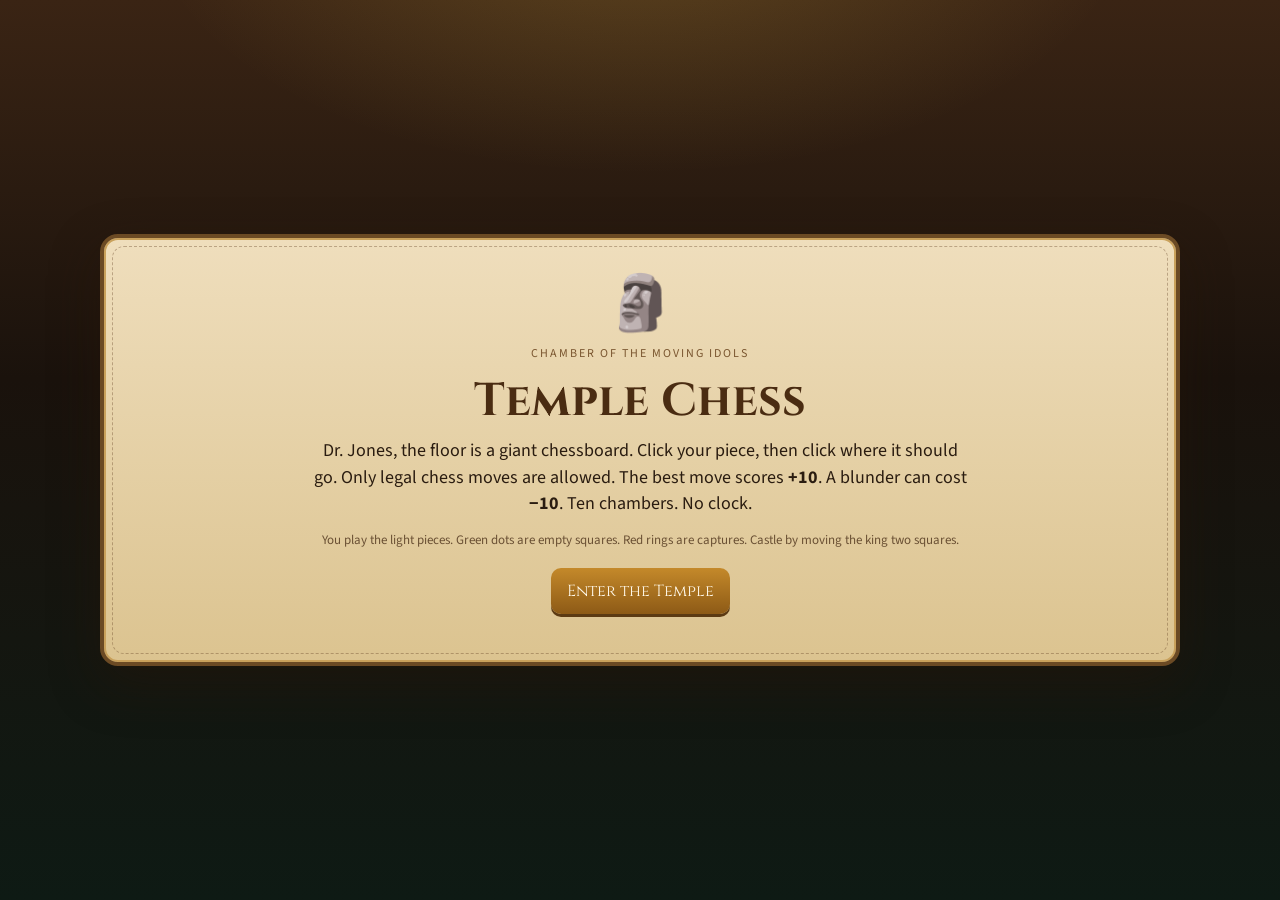
<file: games/temple-chess.html>
<!DOCTYPE html>
<html lang="en">
<head>
<meta charset="UTF-8">
<meta name="viewport" content="width=device-width, initial-scale=1">
<title>Temple Chess — Indiana Jones</title>
<link rel="preconnect" href="https://fonts.googleapis.com">
<link href="https://fonts.googleapis.com/css2?family=Cinzel:wght@600;800&family=Source+Sans+3:wght@400;600;700&display=swap" rel="stylesheet">
<style>
  :root {
    --ink: #2a1c10;
    --gold: #d4a017;
    --gold-bright: #f0c84a;
    --good: #1f6b34;
    --bad: #9b2c2c;
  }
  * { box-sizing: border-box; }
  body {
    margin: 0;
    min-height: 100vh;
    color: var(--ink);
    font-family: "Source Sans 3", "Segoe UI", sans-serif;
    background:
      radial-gradient(900px 480px at 50% -10%, rgba(240, 200, 74, 0.2), transparent 55%),
      linear-gradient(180deg, #3a2414 0%, #1a120c 42%, #0e1a14 100%);
    display: flex;
    align-items: center;
    justify-content: center;
    padding: 16px;
  }
  .wrap {
    width: min(1080px, 100%);
    background: linear-gradient(180deg, rgba(243,226,192,0.98), rgba(226,201,148,0.97));
    border: 4px solid #6b4a24;
    border-radius: 18px;
    box-shadow: 0 18px 50px rgba(40, 22, 8, 0.45), inset 0 0 0 2px #c9a15b;
    position: relative;
    overflow: hidden;
  }
  .wrap::after {
    content: "";
    position: absolute;
    inset: 8px;
    border: 1px dashed rgba(92, 58, 30, 0.35);
    border-radius: 12px;
    pointer-events: none;
  }
  header {
    display: flex;
    justify-content: space-between;
    gap: 12px;
    align-items: center;
    padding: 16px 22px 8px;
    position: relative;
    z-index: 1;
  }
  h1 {
    font-family: Cinzel, Georgia, serif;
    font-size: clamp(22px, 3vw, 34px);
    margin: 0;
    color: #4a2c12;
  }
  h1 span { color: #8a5a16; }
  .tag { font-size: 12px; letter-spacing: 2px; text-transform: uppercase; color: #7a5630; margin-top: 2px; }
  .stats { display: flex; gap: 8px; flex-wrap: wrap; justify-content: flex-end; }
  .pill {
    background: #3d2816;
    color: #f6e7c4;
    border-radius: 999px;
    padding: 7px 14px;
    min-width: 92px;
    text-align: center;
    box-shadow: inset 0 0 0 1px #c9a15b;
  }
  .pill b { display: block; font-family: Cinzel, serif; font-size: 18px; color: var(--gold-bright); }
  .pill small { letter-spacing: 1px; text-transform: uppercase; font-size: 10px; opacity: 0.85; }
  main {
    display: grid;
    grid-template-columns: minmax(280px, 480px) 1fr;
    gap: 18px;
    padding: 8px 22px 22px;
    position: relative;
    z-index: 1;
  }
  @media (max-width: 860px) { main { grid-template-columns: 1fr; } }
  .board-panel { display: flex; flex-direction: column; align-items: center; }
  .coords { display: grid; grid-template-columns: 22px 1fr; gap: 4px; width: min(100%, 480px); }
  .files { display: grid; grid-template-columns: repeat(8, 1fr); text-align: center; color: #6a4a28; font-weight: 700; font-size: 13px; margin-top: 4px; }
  .ranks { display: grid; grid-template-rows: repeat(8, 1fr); color: #6a4a28; font-weight: 700; font-size: 13px; text-align: center; }
  .ranks span { display: flex; align-items: center; justify-content: center; }
  .board {
    width: 100%;
    aspect-ratio: 1;
    display: grid;
    grid-template-columns: repeat(8, 1fr);
    grid-template-rows: repeat(8, 1fr);
    border: 6px solid #4a3018;
    border-radius: 4px;
    box-shadow: 0 8px 0 #2b1a0d, 0 14px 24px rgba(0,0,0,0.28);
    overflow: hidden;
  }
  .sq {
    display: flex;
    align-items: center;
    justify-content: center;
    font-size: clamp(28px, 5.4vw, 44px);
    line-height: 1;
    user-select: none;
    position: relative;
    cursor: pointer;
  }
  .light { background: #f3ddb0; }
  .dark { background: #b58863; }
  .sq.selected { box-shadow: inset 0 0 0 4px #2f6b3a; }
  .sq.last { box-shadow: inset 0 0 0 4px #d4a017; }
  .sq.dot::after, .sq.cap::after {
    content: "";
    position: absolute;
    border-radius: 50%;
    pointer-events: none;
  }
  .sq.dot::after { width: 18%; height: 18%; background: rgba(47, 107, 58, 0.75); }
  .sq.cap::after { width: 72%; height: 72%; border: 4px solid rgba(139, 46, 31, 0.8); }
  .white-piece { color: #fffaf0; text-shadow: 0 1px 0 #5a3b1c, 0 0 3px #3a2412, 0 0 1px #3a2412; }
  .black-piece { color: #1a100c; text-shadow: 0 1px 0 rgba(255,255,255,0.35); }
  .turn { margin-top: 10px; font-weight: 700; color: #4a2c12; text-align: center; }
  .side {
    background: rgba(255, 248, 230, 0.55);
    border: 1px solid rgba(92, 58, 30, 0.25);
    border-radius: 14px;
    padding: 16px;
    display: flex;
    flex-direction: column;
    gap: 10px;
  }
  .prompt { font-family: Cinzel, Georgia, serif; font-size: clamp(22px, 3vw, 30px); margin: 0; color: #6b3b12; }
  .story, .hint { margin: 0; line-height: 1.45; }
  .hint { font-size: 13px; color: #6a5034; }
  .chamber-name { font-weight: 700; color: #6b3b12; margin: 0; }
  .row { display: flex; gap: 8px; flex-wrap: wrap; }
  button {
    font-family: Cinzel, Georgia, serif;
    background: linear-gradient(#c4892a, #8d5a16);
    color: #fff8e8;
    border: 0;
    border-radius: 10px;
    padding: 12px 16px;
    font-size: 16px;
    cursor: pointer;
    box-shadow: 0 3px 0 #5c3a12;
  }
  button:hover { filter: brightness(1.06); }
  button.ghost { background: transparent; color: #5c3a1e; box-shadow: none; border: 2px solid #8a6436; }
  .feedback {
    min-height: 120px;
    border-radius: 12px;
    padding: 12px;
    background: rgba(61, 40, 22, 0.08);
    border: 1px solid rgba(92, 58, 30, 0.15);
  }
  .feedback h3 { margin: 0 0 6px; font-family: Cinzel, serif; }
  .score-good { color: var(--good); }
  .score-bad { color: var(--bad); }
  .score-mid { color: #8a5a16; }
  .legend { display: grid; grid-template-columns: 1fr 1fr; gap: 6px 12px; font-size: 14px; }
  .legend div { background: rgba(255,248,230,0.7); border-radius: 8px; padding: 4px 8px; }
  .screen { padding: 28px 26px 32px; text-align: center; position: relative; z-index: 1; }
  .screen h2 { font-family: Cinzel, serif; font-size: clamp(28px, 5vw, 46px); margin: 8px 0 6px; color: #4a2c12; }
  .idol { font-size: 54px; }
  .rank { font-family: Cinzel, serif; font-size: 28px; color: #8a5a16; margin: 8px 0; }
  .hidden { display: none !important; }
  footer { text-align: center; font-size: 12px; color: #7a5a38; padding: 0 16px 14px; position: relative; z-index: 1; }
  .recap-item { padding: 6px 0; border-bottom: 1px solid rgba(92,58,30,0.15); }
  .promo {
    position: absolute;
    inset: 0;
    background: rgba(28, 16, 8, 0.45);
    display: flex;
    align-items: center;
    justify-content: center;
    z-index: 3;
  }
  .promo box, .promo .card {
    background: #f6e7c8;
    border: 3px solid #6b4a24;
    border-radius: 14px;
    padding: 16px;
    text-align: center;
  }
  .promo p { margin: 0 0 10px; font-family: Cinzel, serif; }
  .promo button { margin: 4px; font-size: 22px; min-width: 52px; }
</style>
</head>
<body>
<div class="wrap">
  <section id="start" class="screen">
    <div class="idol">🗿</div>
    <div class="tag">Chamber of the Moving Idols</div>
    <h2>Temple Chess</h2>
    <p style="max-width:660px;margin:0 auto 14px;font-size:18px;line-height:1.45;">
      Dr. Jones, the floor is a giant chessboard. Click your piece, then click where it should go.
      Only legal chess moves are allowed. The best move scores <b>+10</b>. A blunder can cost <b>−10</b>.
      Ten chambers. No clock.
    </p>
    <p class="hint">You play the light pieces. Green dots are empty squares. Red rings are captures. Castle by moving the king two squares.</p>
    <p style="margin-top:18px;"><button id="begin">Enter the Temple</button></p>
  </section>

  <section id="game" class="hidden">
    <header>
      <div>
        <div class="tag">Indiana Jones · Puzzle Run</div>
        <h1>Make the <span>best move</span></h1>
      </div>
      <div class="stats">
        <div class="pill"><b id="roundLabel">1 / 10</b><small>Chamber</small></div>
        <div class="pill"><b id="scoreLabel">0</b><small>Relic score</small></div>
      </div>
    </header>
    <main>
      <div class="board-panel">
        <div class="coords">
          <div class="ranks" id="ranks"></div>
          <div>
            <div class="board" id="board"></div>
            <div class="files"><span>a</span><span>b</span><span>c</span><span>d</span><span>e</span><span>f</span><span>g</span><span>h</span></div>
          </div>
        </div>
        <div class="turn" id="turnLabel">You play White — click a light piece</div>
      </div>
      <div class="side">
        <p class="chamber-name" id="chamberName"></p>
        <p class="prompt">Make the best move</p>
        <p class="story" id="story"></p>
        <div class="legend">
          <div>♔ your king</div><div>♚ black king</div>
          <div>♕ your queen</div><div>♛ black queen</div>
          <div>♖ your rook</div><div>♜ black rook</div>
          <div>♗ your bishop</div><div>♝ black bishop</div>
          <div>♘ your knight</div><div>♞ black knight</div>
          <div>♙ your pawn</div><div>♟ black pawn</div>
        </div>
        <p class="hint">Light pieces are yours. They move by chess rules: knights jump, bishops take diagonals, rooks take ranks and files, queens do both, pawns capture diagonally, kings move one square.</p>
        <div class="feedback" id="feedback">
          <h3>The idol is watching…</h3>
          <p>Click one of your pieces, then click a highlighted square.</p>
        </div>
        <div class="row">
          <button class="ghost" id="skip" type="button">Skip chamber (−3)</button>
          <button class="hidden" id="next" type="button">Next puzzle</button>
        </div>
      </div>
    </main>
    <footer>Click to move · legal moves only · 10 chambers · no timer</footer>
  </section>

  <section id="end" class="screen hidden">
    <div class="idol" id="endIdol">🏆</div>
    <div class="tag">Expedition complete</div>
    <h2 id="endTitle">You made it out</h2>
    <div class="rank" id="rank"></div>
    <p id="endCopy" style="max-width:660px;margin:0 auto 8px;font-size:18px;"></p>
    <p><b id="finalScore"></b></p>
    <div id="recap" style="max-width:680px;margin:14px auto;text-align:left;"></div>
    <p><button id="again">Raid the temple again</button></p>
  </section>

  <div id="promo" class="promo hidden">
    <div class="card">
      <p>Promote the pawn</p>
      <button data-p="Q">♕</button>
      <button data-p="R">♖</button>
      <button data-p="B">♗</button>
      <button data-p="N">♘</button>
    </div>
  </div>
</div>

<script>
const GLYPH = { K:"♔", Q:"♕", R:"♖", B:"♗", N:"♘", P:"♙", k:"♚", q:"♛", r:"♜", b:"♝", n:"♞", p:"♟" };
const NAMES = { K:"King", Q:"Queen", R:"Rook", B:"Bishop", N:"Knight", P:"Pawn" };

const ROUNDS = [
  {
    name: "Scholar’s Spike",
    story: "Your queen on h5 and bishop on c4 already eye f7. Finish the chamber.",
    board: ["r.bqk..r","pppp.ppp","..n..n..","....p...","..B....Q","........","PPPP.PPP","RNB.K.NR"],
    best: "Qxf7#",
    bestKey: "h5f7",
    answers: {
      h5f7: { score: 10, note: "Queen takes on f7 is checkmate. The bishop on c4 protects her, and the king has nowhere to go." },
      c4f7: { score: 4, note: "Bishop takes f7 is only a check. Black can take the bishop or step away. The queen capture was mate." },
      h5e5: { score: 1, note: "You grab a pawn and miss mate on f7." },
      h5e8: { score: 2, note: "Queen takes on e8 is check, but not the clean mate, and the queen can be answered." }
    },
    fallback: { score: -4, note: "That lets the trap reset. Queen takes f7 was checkmate." }
  },
  {
    name: "Snake Fork",
    story: "The knight on e4 can bite the king and the queen at the same time.",
    board: ["r...k..r","ppp..ppp","..n.....","...q....","....N...","........","PPPP.PPP","R.B.KB.R"],
    best: "Nf6+",
    bestKey: "e4f6",
    answers: {
      e4f6: { score: 10, note: "Knight to f6 checks the king and attacks the queen on d5. Black must save the king, then the queen falls." },
      e4c3: { score: 3, note: "A normal knight retreat. The fork on f6 was the treasure." },
      e4d2: { score: 2, note: "The knight steps back and misses king and queen." },
      e4g3: { score: 3, note: "Safe, but not the double attack." },
      e4c5: { score: 4, note: "The knight jumps forward, but f6 was the fork." },
      e4d6: { score: 6, note: "Check, good eyes — but the queen on d5 is not attacked. f6 forks both." },
      e4g5: { score: 4, note: "A knight jump that does not win the queen." }
    },
    fallback: { score: -3, note: "From e4 the knight should jump to f6, forking king and queen." }
  },
  {
    name: "Back-Rank Boulder",
    story: "The king on g8 is stuck behind pawns on f7, g7, and h7. A rook on the back rank ends it.",
    board: ["......k.",".....ppp","........","........","........","........",".PP..PP.","R...K..R"],
    best: "Ra8#",
    bestKey: "a1a8",
    answers: {
      a1a8: { score: 10, note: "Rook to a8 is checkmate. It sweeps the 8th rank, and the pawns block f7, g7, and h7." },
      h1h8: { score: 10, note: "Rook to h8 is also checkmate. Same boulder from the other side." },
      a1a7: { score: 2, note: "You invade, but it is not mate." },
      h1h7: { score: 2, note: "The rook lands on h7, and the king is not mated." },
      e1d1: { score: -2, note: "The king steps aside and walks past mate." },
      e1f1: { score: -2, note: "King move. Ra8 or Rh8 was mate." }
    },
    fallback: { score: -5, note: "Slide a rook to a8 or h8. That is mate." }
  },
  {
    name: "Loose Relic",
    story: "The black rook on a5 has no guard. Unguarded treasure does not stay long.",
    board: ["....k...","ppp..ppp","..n.....","r.......","........","........","PPP..PPP","R.BQK..R"],
    best: "Rxa5",
    bestKey: "a1a5",
    answers: {
      a1a5: { score: 10, note: "Your rook takes the loose rook. The king on e8 cannot reach a5, and nothing else defends it." },
      a1a3: { score: 1, note: "You use the open file, but stop before the capture." },
      a1a4: { score: 1, note: "Almost. The rook is on a5." },
      d1d2: { score: -2, note: "Queen shuffle. The free rook was on a5." },
      e1d2: { score: -4, note: "King walk, and the relic stays on a5." }
    },
    fallback: { score: -4, note: "Take the rook on a5 with your a1 rook." }
  },
  {
    name: "The Idol Promotes",
    story: "Your pawn on a7 is one step from the altar. Turn it into a queen.",
    board: [".......k","P.......","........","........","........","........","........","....K..."],
    best: "a8=Q",
    bestKey: "a7a8q",
    answers: {
      a7a8q: { score: 10, note: "Pawn to a8 becomes a queen, with check. That is the strongest promotion." },
      a7a8r: { score: 6, note: "A rook still checks, but a queen is the bigger idol." },
      a7a8b: { score: 2, note: "A bishop is a small prize on a promotion square, and it does not check." },
      a7a8n: { score: 1, note: "A knight does not check the king on h8 from a8." },
      e1d1: { score: -6, note: "You hesitate, and the pawn never reaches the altar." },
      e1d2: { score: -6, note: "King move. Promote the pawn." },
      e1f1: { score: -6, note: "King move. The pawn was ready." },
      e1f2: { score: -6, note: "King move. Push a7 to a8 and choose a queen." },
      e1e2: { score: -6, note: "King move. Promotion was the whole chamber." }
    },
    fallback: { score: -5, note: "Push the pawn to a8 and promote to a queen." }
  },
  {
    name: "Hidden Whip",
    story: "Your rook on e1 is blocked only by your knight. Move the knight to f6 and the whip cracks.",
    board: ["....k...","ppp..ppp","........","...q....","....N...","........","PPPP.PPP","....R.K."],
    best: "Nf6+",
    bestKey: "e4f6",
    answers: {
      e4f6: { score: 10, note: "Knight to f6 discovers check from the rook and attacks the queen on d5." },
      e4d6: { score: 7, note: "Discovered check, good. f6 is better because it also wins the queen." },
      e4c5: { score: 6, note: "The rook checks once the knight leaves the file. f6 also attacks the queen." },
      e4g5: { score: 6, note: "Discovered check, but the queen escapes." },
      e4c3: { score: 6, note: "Discovered check. The fork on f6 was the full treasure." },
      e4g3: { score: 6, note: "Discovered check, second best family. f6 attacks d5." },
      e4d2: { score: 5, note: "The knight uncovers the rook. f6 was the double hit." },
      e1e2: { score: -4, note: "Moving the rook gives up the discovered check." },
      e1e3: { score: -4, note: "The rook steps into its own knight. Jump the knight instead." }
    },
    fallback: { score: -3, note: "Jump the knight off the e-file. Nf6+ is best." }
  },
  {
    name: "Skewer on the Rope Bridge",
    story: "The king on a5 stands in front of the queen on a8. Check on the a-file.",
    board: ["q.......","........","........","k.......","........","........","........","R...K..."],
    best: "Ra3+",
    bestKey: "a1a3",
    answers: {
      a1a3: { score: 10, note: "Rook check. The king must step off the file, and then you can take the queen on a8." },
      a1a2: { score: 8, note: "Also a skewer check. After the king moves, the queen is loose." },
      a1a4: { score: -8, note: "The rook lands next to the king with no protection. The king can take it." },
      a1a6: { score: -2, note: "That square is past the king, so the rook cannot leap over him." }
    },
    fallback: { score: -4, note: "Play the rook to a3 or a2 with check. Do not drop it beside the king." }
  },
  {
    name: "Queen of the Temple",
    story: "The king on g8 is boxed in by f7, g7, and h7. Your queen can reach the back rank.",
    board: ["......k.",".....ppp","........","........","........","........","........","...Q.K.."],
    best: "Qd8#",
    bestKey: "d1d8",
    answers: {
      d1d8: { score: 10, note: "Queen to d8 is checkmate. She covers the back rank, and the pawns block the king." },
      d1h5: { score: 4, note: "Queen to h5 is check, but the king still has squares. d8 was mate." },
      d1d5: { score: 3, note: "A check up the board, not mate." },
      d1d4: { score: 2, note: "The queen steps out. d8 finishes the chamber." },
      d1a4: { score: 3, note: "Diagonal check. The back-rank mate was immediate." },
      f1e1: { score: -2, note: "King shuffle. The queen mate was ready." },
      f1e2: { score: -3, note: "The king wanders. Slide the queen to d8." },
      f1g1: { score: -2, note: "King move. Qd8 was mate." },
      f1g2: { score: -3, note: "King move. Qd8 was mate." },
      f1f2: { score: -2, note: "King move. Qd8 was mate." }
    },
    fallback: { score: -4, note: "Slide the queen to d8. That is mate." }
  },
  {
    name: "Knight Grabs the Map",
    story: "The black queen on d4 has no guard. Your knight on f3 can take the map.",
    board: ["r...k..r","ppp..ppp","..n.....","........","...q....",".....N..","PPPP.PPP","R..QKB.R"],
    best: "Nxd4",
    bestKey: "f3d4",
    answers: {
      f3d4: { score: 10, note: "Knight takes the unguarded queen. Nothing recaptures." },
      f3e5: { score: 1, note: "The knight moves and leaves the queen sitting there." },
      f3g5: { score: 1, note: "A jump away from the free queen." },
      f3h4: { score: 1, note: "The map was on d4." },
      f3d2: { score: -2, note: "Retreat. Nxd4 wins a queen." },
      f3g1: { score: -2, note: "Back to the start. Take the queen." },
      f3h2: { score: -2, note: "The knight hides. The queen was free." },
      d1d2: { score: -1, note: "Queen move. The knight was the piece that attacks d4." },
      e1e2: { score: -6, note: "The king steps in front of your own pieces and ignores a free queen." }
    },
    fallback: { score: -5, note: "Knight from f3 takes the queen on d4." }
  },
  {
    name: "Escape the Falling Ceiling",
    story: "You are not in check. Castle kingside: king to g1, rook to f1. That tucks the king away and wakes the rook.",
    board: ["r...k..r","pppp.ppp","........","q.......","........","........","PPPP.PPP","RNB.K..R"],
    best: "O-O",
    bestKey: "e1g1",
    answers: {
      e1g1: { score: 10, note: "Castle kingside. The king leaves the center and the h1 rook swings to f1." },
      g1f3: { score: 7, note: "Developing the knight is a strong second choice." },
      g1e2: { score: 4, note: "The knight develops, but castling was cleaner." },
      g1h3: { score: 3, note: "A knight on the rim. O-O was best." },
      d2d3: { score: 3, note: "A small pawn move. Castling was the plan." },
      e2e3: { score: 3, note: "Solid, but the king is still in the center." },
      c2c3: { score: 2, note: "Quiet. Castle instead." },
      e1d1: { score: -2, note: "The king steps toward the queen on a5. Castle to g1." },
      e1f1: { score: -1, note: "The king steps aside, but castling also brings the rook over." },
      b1c3: { score: 5, note: "Developing is useful. Castling was still the best single move." },
      b1a3: { score: 1, note: "Knight on the rim. O-O was better." },
      c1d2: { score: 4, note: "The bishop develops. Castling was the priority." },
      c1e3: { score: 2, note: "This bishop move is not possible past your own pawn. If you got here, the bishop found a square — still castle next time." },
      c1f4: { score: 3, note: "Bishop out. The king still belongs on g1." },
      c1g5: { score: 3, note: "Active bishop. Castling was safer." },
      c1h6: { score: 1, note: "The bishop bites granite. O-O was the move." }
    },
    fallback: { score: -3, note: "Move the king from e1 to g1 to castle." }
  }
];

const files = "abcdefgh";
let round = 0, score = 0, locked = false, log = [];
let grid = [], selected = null, legal = [], pending = null;

const boardEl = document.getElementById("board");
const ranksEl = document.getElementById("ranks");
for (let r = 8; r >= 1; r--) {
  const s = document.createElement("span");
  s.textContent = r;
  ranksEl.appendChild(s);
}

function cloneBoard(rows) {
  return rows.map(row => row.split("").map(ch => ch === "." ? null : ch));
}
function colorOf(p) { return p && p === p.toUpperCase() ? "w" : "b"; }
function sqName(r, c) { return files[c] + (8 - r); }
function findKing(bd, color) {
  const k = color === "w" ? "K" : "k";
  for (let r = 0; r < 8; r++) for (let c = 0; c < 8; c++) if (bd[r][c] === k) return [r, c];
  return null;
}
function onBoard(r, c) { return r >= 0 && r < 8 && c >= 0 && c < 8; }

function attacked(bd, r, c, byColor) {
  const pawnDir = byColor === "w" ? 1 : -1;
  for (const dc of [-1, 1]) {
    const rr = r + pawnDir, cc = c + dc;
    if (onBoard(rr, cc) && bd[rr][cc] === (byColor === "w" ? "P" : "p")) return true;
  }
  const knight = [[-2,-1],[-2,1],[-1,-2],[-1,2],[1,-2],[1,2],[2,-1],[2,1]];
  for (const [dr, dc] of knight) {
    const rr = r + dr, cc = c + dc;
    if (onBoard(rr, cc) && bd[rr][cc] === (byColor === "w" ? "N" : "n")) return true;
  }
  const king = [[-1,-1],[-1,0],[-1,1],[0,-1],[0,1],[1,-1],[1,0],[1,1]];
  for (const [dr, dc] of king) {
    const rr = r + dr, cc = c + dc;
    if (onBoard(rr, cc) && bd[rr][cc] === (byColor === "w" ? "K" : "k")) return true;
  }
  const rays = [
    { dr: -1, dc: 0, slide: "RQ" },
    { dr: 1, dc: 0, slide: "RQ" },
    { dr: 0, dc: -1, slide: "RQ" },
    { dr: 0, dc: 1, slide: "RQ" },
    { dr: -1, dc: -1, slide: "BQ" },
    { dr: -1, dc: 1, slide: "BQ" },
    { dr: 1, dc: -1, slide: "BQ" },
    { dr: 1, dc: 1, slide: "BQ" }
  ];
  for (const ray of rays) {
    let rr = r + ray.dr, cc = c + ray.dc;
    while (onBoard(rr, cc)) {
      const p = bd[rr][cc];
      if (p) {
        if (colorOf(p) === byColor && ray.slide.includes(p.toUpperCase())) return true;
        break;
      }
      rr += ray.dr; cc += ray.dc;
    }
  }
  return false;
}
function inCheck(bd, color) {
  const k = findKing(bd, color);
  if (!k) return false;
  return attacked(bd, k[0], k[1], color === "w" ? "b" : "w");
}
function applyMove(bd, move) {
  const next = bd.map(row => row.slice());
  const p = next[move.r][move.c];
  next[move.r][move.c] = null;
  if (move.castle) {
    const rookFrom = move.castle === "K" ? 7 : 0;
    const rookTo = move.castle === "K" ? 5 : 3;
    next[move.tr][rookTo] = next[move.tr][rookFrom];
    next[move.tr][rookFrom] = null;
  }
  next[move.tr][move.tc] = move.promo ? (colorOf(p) === "w" ? move.promo : move.promo.toLowerCase()) : p;
  return next;
}
function pseudo(bd, r, c) {
  const p = bd[r][c];
  if (!p) return [];
  const mine = colorOf(p);
  const moves = [];
  const add = (tr, tc, extra) => {
    if (!onBoard(tr, tc)) return;
    const t = bd[tr][tc];
    if (t && colorOf(t) === mine) return;
    moves.push(Object.assign({ r, c, tr, tc, capture: !!t }, extra));
  };
  const slide = (dr, dc) => {
    let tr = r + dr, tc = c + dc;
    while (onBoard(tr, tc)) {
      if (!bd[tr][tc]) add(tr, tc);
      else { add(tr, tc); break; }
      tr += dr; tc += dc;
    }
  };
  const U = p.toUpperCase();
  if (U === "N") [[-2,-1],[-2,1],[-1,-2],[-1,2],[1,-2],[1,2],[2,-1],[2,1]].forEach(([dr,dc]) => add(r+dr, c+dc));
  if (U === "K") {
    [[-1,-1],[-1,0],[-1,1],[0,-1],[0,1],[1,-1],[1,0],[1,1]].forEach(([dr,dc]) => add(r+dr, c+dc));
    if (mine === "w" && r === 7 && c === 4 && p === "K" && !inCheck(bd, "w")) {
      if (!bd[7][5] && !bd[7][6] && bd[7][7] === "R" && !attacked(bd, 7, 5, "b") && !attacked(bd, 7, 6, "b"))
        moves.push({ r, c, tr: 7, tc: 6, capture: false, castle: "K" });
      if (!bd[7][1] && !bd[7][2] && !bd[7][3] && bd[7][0] === "R" && !attacked(bd, 7, 2, "b") && !attacked(bd, 7, 3, "b"))
        moves.push({ r, c, tr: 7, tc: 2, capture: false, castle: "Q" });
    }
  }
  if (U === "R" || U === "Q") [[-1,0],[1,0],[0,-1],[0,1]].forEach(([dr,dc]) => slide(dr, dc));
  if (U === "B" || U === "Q") [[-1,-1],[-1,1],[1,-1],[1,1]].forEach(([dr,dc]) => slide(dr, dc));
  if (U === "P") {
    const dir = mine === "w" ? -1 : 1;
    const start = mine === "w" ? 6 : 1;
    if (onBoard(r+dir, c) && !bd[r+dir][c]) {
      add(r+dir, c);
      if (r === start && !bd[r+2*dir][c]) add(r+2*dir, c);
    }
    for (const dc of [-1, 1]) {
      const tr = r + dir, tc = c + dc;
      if (onBoard(tr, tc) && bd[tr][tc] && colorOf(bd[tr][tc]) !== mine) add(tr, tc);
    }
  }
  return moves;
}
function legalMovesFrom(bd, r, c) {
  const p = bd[r][c];
  if (!p || colorOf(p) !== "w") return [];
  return pseudo(bd, r, c).filter(m => !inCheck(applyMove(bd, m), "w"));
}
function moveKey(m) {
  let k = sqName(m.r, m.c) + sqName(m.tr, m.tc);
  if (m.promo) k += m.promo.toLowerCase();
  return k;
}
function pretty(m) {
  const p = grid[m.r][m.c];
  const name = NAMES[p.toUpperCase()];
  const to = sqName(m.tr, m.tc);
  if (m.castle === "K") return "Castle kingside (king e1 to g1, rook h1 to f1)";
  if (m.castle === "Q") return "Castle queenside";
  if (m.promo) return name + " " + sqName(m.r, m.c) + " to " + to + ", promote to " + NAMES[m.promo];
  if (m.capture) return name + " " + sqName(m.r, m.c) + " takes on " + to;
  return name + " " + sqName(m.r, m.c) + " to " + to;
}

function render(marks) {
  boardEl.innerHTML = "";
  const last = new Set(marks || []);
  for (let r = 0; r < 8; r++) {
    for (let c = 0; c < 8; c++) {
      const sq = document.createElement("div");
      sq.className = "sq " + ((r + c) % 2 === 0 ? "light" : "dark");
      const name = sqName(r, c);
      if (selected && selected[0] === r && selected[1] === c) sq.classList.add("selected");
      if (last.has(name)) sq.classList.add("last");
      const hit = legal.find(m => m.tr === r && m.tc === c);
      if (hit) sq.classList.add(hit.capture ? "cap" : "dot");
      const p = grid[r][c];
      if (p) {
        const span = document.createElement("span");
        span.className = colorOf(p) === "w" ? "white-piece" : "black-piece";
        span.textContent = GLYPH[p];
        sq.appendChild(span);
      }
      sq.onclick = () => onSquare(r, c);
      boardEl.appendChild(sq);
    }
  }
}

function onSquare(r, c) {
  if (locked) return;
  const p = grid[r][c];
  const hit = legal.find(m => m.tr === r && m.tc === c);
  if (hit) {
    const piece = grid[hit.r][hit.c];
    const promoRank = colorOf(piece) === "w" ? 0 : 7;
    if (piece.toUpperCase() === "P" && hit.tr === promoRank) {
      pending = hit;
      document.getElementById("promo").classList.remove("hidden");
      return;
    }
    commit(hit);
    return;
  }
  if (p && colorOf(p) === "w") {
    selected = [r, c];
    legal = legalMovesFrom(grid, r, c);
    render();
    document.getElementById("turnLabel").textContent = legal.length
      ? "Selected " + NAMES[p] + " on " + sqName(r, c) + " — click a marked square"
      : "That piece has no legal move";
  } else {
    selected = null;
    legal = [];
    render();
  }
}

function commit(move) {
  const text = pretty(move);
  const key = moveKey(move);
  grid = applyMove(grid, move);
  selected = null;
  legal = [];
  locked = true;
  const puzzle = ROUNDS[round];
  const hit = puzzle.answers[key];
  const result = hit || puzzle.fallback;
  const gained = Math.max(-10, Math.min(10, result.score));
  score += gained;
  document.getElementById("scoreLabel").textContent = score;
  const cls = gained >= 7 ? "score-good" : gained < 0 ? "score-bad" : "score-mid";
  const why = (hit ? result.note : result.note + " Best was " + puzzle.best + ".");
  document.getElementById("feedback").innerHTML =
    "<h3 class='" + cls + "'>" + (gained > 0 ? "+" : "") + gained + " relic points</h3>" +
    "<p><b>Your move:</b> " + text + ".</p><p>" + why + "</p>";
  render([sqName(move.r, move.c), sqName(move.tr, move.tc)]);
  log.push({ name: puzzle.name, move: text, gained, best: puzzle.best });
  document.getElementById("skip").classList.add("hidden");
  document.getElementById("next").classList.remove("hidden");
  document.getElementById("next").textContent = round === 9 ? "Leave the temple" : "Next puzzle";
  document.getElementById("turnLabel").textContent = "Move played. Read the score, then continue.";
}

document.querySelectorAll("#promo button").forEach(btn => {
  btn.onclick = () => {
    document.getElementById("promo").classList.add("hidden");
    if (!pending) return;
    const m = Object.assign({}, pending, { promo: btn.dataset.p });
    pending = null;
    commit(m);
  };
});

function showRound() {
  const puzzle = ROUNDS[round];
  locked = false;
  selected = null;
  legal = [];
  pending = null;
  grid = cloneBoard(puzzle.board);
  document.getElementById("roundLabel").textContent = (round + 1) + " / 10";
  document.getElementById("scoreLabel").textContent = score;
  document.getElementById("chamberName").textContent = "Chamber " + (round + 1) + " · " + puzzle.name;
  document.getElementById("story").textContent = puzzle.story;
  document.getElementById("turnLabel").textContent = "You play White — click a light piece";
  document.getElementById("feedback").innerHTML = "<h3>The idol is watching…</h3><p>Click one of your pieces, then click a highlighted square.</p>";
  document.getElementById("next").classList.add("hidden");
  document.getElementById("skip").classList.remove("hidden");
  document.getElementById("promo").classList.add("hidden");
  render();
}

document.getElementById("begin").onclick = () => {
  document.getElementById("start").classList.add("hidden");
  document.getElementById("game").classList.remove("hidden");
  round = 0; score = 0; log = [];
  showRound();
};
document.getElementById("skip").onclick = () => {
  if (locked) return;
  locked = true;
  const puzzle = ROUNDS[round];
  score -= 3;
  document.getElementById("scoreLabel").textContent = score;
  document.getElementById("feedback").innerHTML =
    "<h3 class='score-bad'>−3 relic points</h3><p>You dodge the chamber. Best was " + puzzle.best + ".</p>";
  log.push({ name: puzzle.name, move: "(skip)", gained: -3, best: puzzle.best });
  document.getElementById("skip").classList.add("hidden");
  document.getElementById("next").classList.remove("hidden");
  document.getElementById("next").textContent = round === 9 ? "Leave the temple" : "Next puzzle";
};
document.getElementById("next").onclick = () => {
  if (round >= 9) finish();
  else { round += 1; showRound(); }
};
function finish() {
  document.getElementById("game").classList.add("hidden");
  document.getElementById("end").classList.remove("hidden");
  let title, rank, idol, copy;
  if (score >= 80) { title = "The idol is yours"; rank = "Fortune and Glory"; idol = "🏆"; copy = "You read the temple floor like a map. Dr. Jones would tip his hat."; }
  else if (score >= 50) { title = "You escaped with gold"; rank = "Relic Hunter"; idol = "💰"; copy = "A few traps nicked you, but the bag is heavy with treasure."; }
  else if (score >= 20) { title = "Dusty but alive"; rank = "Junior Explorer"; idol = "🧭"; copy = "You found the exit. Next raid, look for checks, forks, and free pieces."; }
  else { title = "The spikes almost won"; rank = "Museum Tourist"; idol = "🐍"; copy = "The temple kept the idol. Castle when the king is in the center, and grab hanging pieces."; }
  document.getElementById("endTitle").textContent = title;
  document.getElementById("rank").textContent = rank;
  document.getElementById("endIdol").textContent = idol;
  document.getElementById("endCopy").textContent = copy;
  document.getElementById("finalScore").textContent = "Final relic score: " + score + " / 100";
  document.getElementById("recap").innerHTML = log.map(item =>
    "<div class='recap-item'><b>" + item.name + "</b> — " + item.move +
    " (" + (item.gained > 0 ? "+" : "") + item.gained + "). Best: " + item.best + "</div>"
  ).join("");
}
document.getElementById("again").onclick = () => {
  document.getElementById("end").classList.add("hidden");
  document.getElementById("start").classList.remove("hidden");
};
</script>
</body>
</html>
</file>
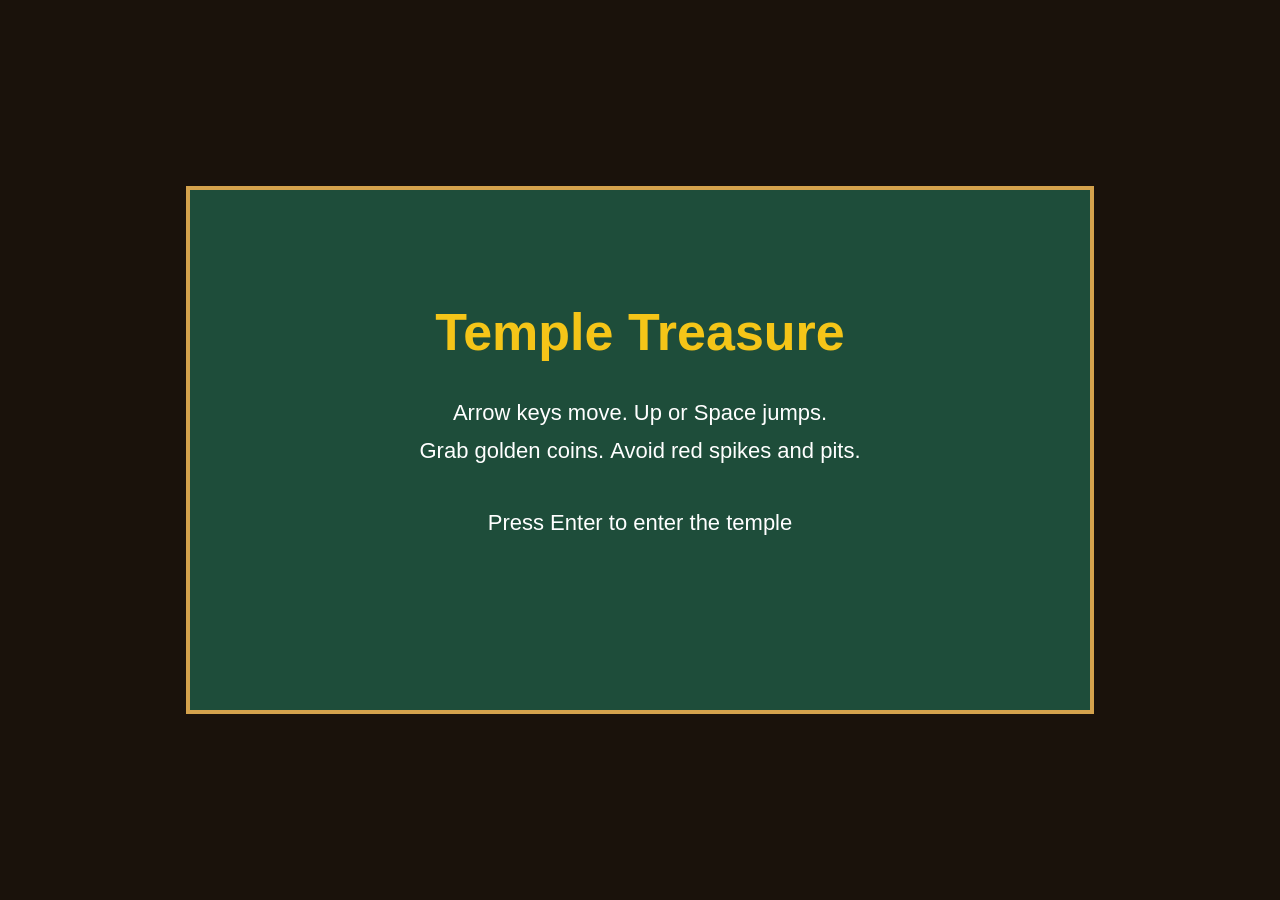
<file: games/temple-treasure.html>
<!DOCTYPE html>
<html lang="en">
<head>
  <meta charset="UTF-8">
  <title>Temple Treasure</title>
  <style>
    body {
      margin: 0;
      background: #1a120b;
      display: flex;
      justify-content: center;
      align-items: center;
      min-height: 100vh;
      font-family: Arial, sans-serif;
    }
    canvas {
      border: 4px solid #d4a24c;
      display: block;
    }
  </style>
</head>
<body>
<canvas id="game" width="900" height="520"></canvas>
<script>
  // How fast the explorer square runs, in pixels per second.
  const playerSpeed = 260;
  // The width and height of the explorer square, in pixels.
  const playerSize = 36;
  // How many seconds the temple run lasts.
  const gameSeconds = 45;
  // How many points you get for collecting one coin.
  const pointsPerCoin = 10;
  // The color of the jungle sky behind the temple.
  const backgroundColor = "#1e4d3a";

  const canvas = document.getElementById("game");
  const ctx = canvas.getContext("2d");

  const gravity = 1400;
  const jumpSpeed = 560;
  const coinRadius = 12;

  const platforms = [
    { x: 0, y: 460, w: 280, h: 24 },
    { x: 360, y: 460, w: 220, h: 24 },
    { x: 660, y: 460, w: 240, h: 24 },
    { x: 140, y: 360, w: 160, h: 18 },
    { x: 420, y: 330, w: 180, h: 18 },
    { x: 680, y: 300, w: 150, h: 18 },
    { x: 240, y: 230, w: 170, h: 18 },
    { x: 500, y: 190, w: 160, h: 18 },
    { x: 40, y: 160, w: 140, h: 18 }
  ];

  const obstacles = [
    { x: 300, y: 436, w: 40, h: 24 },
    { x: 600, y: 436, w: 40, h: 24 },
    { x: 330, y: 342, w: 28, h: 18 },
    { x: 620, y: 312, w: 28, h: 18 }
  ];

  let state = "title";
  let score = 0;
  let timeLeft = gameSeconds;
  const keys = {};
  const player = {
    x: 40,
    y: 400,
    vx: 0,
    vy: 0,
    onGround: false
  };
  let coins = [];

  function randomCoinSpot() {
    const pad = platforms[Math.floor(Math.random() * platforms.length)];
    return {
      x: pad.x + 20 + Math.random() * Math.max(20, pad.w - 40),
      y: pad.y - coinRadius - 6,
      r: coinRadius
    };
  }

  function placeCoins() {
    coins = [randomCoinSpot(), randomCoinSpot(), randomCoinSpot()];
  }

  function resetGame() {
    score = 0;
    timeLeft = gameSeconds;
    player.x = 40;
    player.y = 400;
    player.vx = 0;
    player.vy = 0;
    player.onGround = false;
    placeCoins();
  }

  window.addEventListener("keydown", function (event) {
    keys[event.key] = true;
    if (state === "title" && (event.key === "Enter" || event.key === " ")) {
      resetGame();
      state = "play";
    }
    if (state === "over" && (event.key === "Enter" || event.key === "r" || event.key === "R")) {
      resetGame();
      state = "play";
    }
    if (event.key === "ArrowUp" || event.key === "ArrowDown" || event.key === "ArrowLeft" || event.key === "ArrowRight" || event.key === " ") {
      event.preventDefault();
    }
  });

  window.addEventListener("keyup", function (event) {
    keys[event.key] = false;
  });

  function hitBox(a, b) {
    return a.x < b.x + b.w && a.x + a.w > b.x && a.y < b.y + b.h && a.y + a.h > b.y;
  }

  function update(dt) {
    player.vx = 0;
    if (keys["ArrowLeft"]) player.vx = -playerSpeed;
    if (keys["ArrowRight"]) player.vx = playerSpeed;
    if ((keys["ArrowUp"] || keys[" "]) && player.onGround) {
      player.vy = -jumpSpeed;
      player.onGround = false;
    }

    player.vy += gravity * dt;
    player.x += player.vx * dt;
    player.y += player.vy * dt;
    player.onGround = false;

    if (player.x < 0) player.x = 0;
    if (player.x + playerSize > canvas.width) player.x = canvas.width - playerSize;

    const body = { x: player.x, y: player.y, w: playerSize, h: playerSize };
    for (let i = 0; i < platforms.length; i++) {
      const pad = platforms[i];
      if (!hitBox(body, pad)) continue;
      const prevBottom = player.y - player.vy * dt + playerSize;
      if (player.vy >= 0 && prevBottom <= pad.y + 8) {
        player.y = pad.y - playerSize;
        player.vy = 0;
        player.onGround = true;
      }
    }

    if (player.y > canvas.height) {
      state = "over";
      return;
    }

    for (let i = 0; i < obstacles.length; i++) {
      if (hitBox(body, obstacles[i])) {
        state = "over";
        return;
      }
    }

    for (let i = 0; i < coins.length; i++) {
      const coin = coins[i];
      const closestX = Math.max(player.x, Math.min(coin.x, player.x + playerSize));
      const closestY = Math.max(player.y, Math.min(coin.y, player.y + playerSize));
      const distX = coin.x - closestX;
      const distY = coin.y - closestY;
      if (distX * distX + distY * distY <= coin.r * coin.r) {
        score += pointsPerCoin;
        coins[i] = randomCoinSpot();
      }
    }

    timeLeft -= dt;
    if (timeLeft <= 0) {
      timeLeft = 0;
      state = "over";
    }
  }

  function drawTemple() {
    ctx.fillStyle = "#6b4f2a";
    ctx.fillRect(0, 484, canvas.width, 36);
    for (let i = 0; i < platforms.length; i++) {
      const pad = platforms[i];
      ctx.fillStyle = "#8a6a3b";
      ctx.fillRect(pad.x, pad.y, pad.w, pad.h);
      ctx.fillStyle = "#c4a46a";
      ctx.fillRect(pad.x, pad.y, pad.w, 4);
    }
    for (let i = 0; i < obstacles.length; i++) {
      const spike = obstacles[i];
      ctx.fillStyle = "#b23b3b";
      ctx.beginPath();
      ctx.moveTo(spike.x, spike.y + spike.h);
      ctx.lineTo(spike.x + spike.w / 2, spike.y);
      ctx.lineTo(spike.x + spike.w, spike.y + spike.h);
      ctx.fill();
    }
  }

  function drawPlayer() {
    ctx.fillStyle = "#c48a3a";
    ctx.fillRect(player.x, player.y, playerSize, playerSize);
    ctx.fillStyle = "#5c3b1e";
    ctx.fillRect(player.x + 4, player.y - 8, playerSize - 8, 10);
    ctx.fillStyle = "#222";
    ctx.fillRect(player.x + 8, player.y + 12, 6, 6);
    ctx.fillRect(player.x + playerSize - 14, player.y + 12, 6, 6);
  }

  function drawCoins() {
    for (let i = 0; i < coins.length; i++) {
      const coin = coins[i];
      ctx.fillStyle = "#f5c518";
      ctx.beginPath();
      ctx.arc(coin.x, coin.y, coin.r, 0, Math.PI * 2);
      ctx.fill();
      ctx.fillStyle = "#8a6a12";
      ctx.font = "bold 14px Arial";
      ctx.textAlign = "center";
      ctx.fillText("$", coin.x, coin.y + 5);
    }
  }

  function draw() {
    ctx.fillStyle = backgroundColor;
    ctx.fillRect(0, 0, canvas.width, canvas.height);

    if (state === "title") {
      ctx.fillStyle = "#f5c518";
      ctx.textAlign = "center";
      ctx.font = "bold 52px Arial";
      ctx.fillText("Temple Treasure", canvas.width / 2, 160);
      ctx.fillStyle = "#ffffff";
      ctx.font = "22px Arial";
      ctx.fillText("Arrow keys move. Up or Space jumps.", canvas.width / 2, 230);
      ctx.fillText("Grab golden coins. Avoid red spikes and pits.", canvas.width / 2, 268);
      ctx.fillText("Press Enter to enter the temple", canvas.width / 2, 340);
      return;
    }

    drawTemple();
    drawCoins();
    drawPlayer();

    ctx.fillStyle = "#ffffff";
    ctx.font = "24px Arial";
    ctx.textAlign = "left";
    ctx.fillText("Score: " + score, 16, 32);
    ctx.textAlign = "right";
    ctx.fillText("Time: " + Math.ceil(timeLeft), canvas.width - 16, 32);

    if (state === "over") {
      ctx.fillStyle = "rgba(0, 0, 0, 0.55)";
      ctx.fillRect(0, 0, canvas.width, canvas.height);
      ctx.fillStyle = "#f5c518";
      ctx.textAlign = "center";
      ctx.font = "bold 52px Arial";
      ctx.fillText("Game Over", canvas.width / 2, 200);
      ctx.fillStyle = "#ffffff";
      ctx.font = "28px Arial";
      ctx.fillText("Score: " + score, canvas.width / 2, 258);
      ctx.font = "22px Arial";
      ctx.fillText("Press Enter to try the temple again", canvas.width / 2, 318);
    }
  }

  let lastTime = 0;
  function loop(timestamp) {
    if (!lastTime) lastTime = timestamp;
    const dt = Math.min((timestamp - lastTime) / 1000, 0.05);
    lastTime = timestamp;
    if (state === "play") update(dt);
    draw();
    requestAnimationFrame(loop);
  }

  requestAnimationFrame(loop);
</script>
</body>
</html>
</file>
<file: style.css>
:root{--bg:#07051a;--neon1:#ff2bd6;--neon2:#22e6ff;--neon3:#ffe94d;--card:#140f33}
*{box-sizing:border-box}
html,body{margin:0;background:var(--bg);color:#fff;font-family:"Press Start 2P",ui-monospace,monospace}
body{min-height:100vh;background:
  radial-gradient(ellipse at top,#2a0d5c 0%,transparent 60%),
  repeating-linear-gradient(0deg,rgba(255,255,255,.03) 0 2px,transparent 2px 4px),var(--bg)}
header{text-align:center;padding:48px 16px 24px}
h1{margin:0;font-size:clamp(22px,5vw,56px);line-height:1.35;color:var(--neon3);
  text-shadow:0 0 6px var(--neon1),0 0 18px var(--neon1),4px 4px 0 #6a0dad;letter-spacing:2px}
h1 .q{display:block;color:var(--neon2);text-shadow:0 0 6px var(--neon2),0 0 20px var(--neon2),4px 4px 0 #003a66;font-size:.62em}
.tag{margin:18px 0 0;font-size:clamp(9px,1.6vw,13px);color:#c9b8ff}
.blink{animation:blink 1.1s steps(1) infinite;color:var(--neon1)}
@keyframes blink{50%{opacity:0}}
main{max-width:1300px;margin:0 auto;padding:16px 20px 40px}
.grid{display:grid;grid-template-columns:repeat(auto-fill,minmax(260px,1fr));gap:24px}
.tile{display:block;text-decoration:none;color:#fff;background:var(--card);border:3px solid var(--neon2);
  border-radius:10px;overflow:hidden;box-shadow:0 0 12px rgba(34,230,255,.35);transition:transform .15s,box-shadow .15s,border-color .15s}
.tile:hover,.tile:focus-visible{transform:translateY(-4px) scale(1.02);border-color:var(--neon1);box-shadow:0 0 22px var(--neon1);outline:none}
.tile img{display:block;width:100%;aspect-ratio:3/2;object-fit:cover;background:#000;border-bottom:3px solid #000}
.cap{padding:14px 12px 16px}
.cap h2{margin:0;font-size:13px;line-height:1.6;color:var(--neon3)}
.cap p{margin:8px 0 0;font-size:10px;color:#9fe9ff}
.play{display:inline-block;margin-top:10px;font-size:10px;color:var(--neon1)}
footer{text-align:center;font-size:9px;color:#8a7fb5;padding:20px 16px 40px;line-height:1.8}
/* play page */
.playpage{margin:0;height:100vh;display:flex;flex-direction:column;overflow:hidden}
.bar{display:flex;align-items:center;gap:16px;padding:8px 14px;background:#0d0a26;border-bottom:3px solid var(--neon1);font-size:11px}
.bar a{color:var(--neon2);text-decoration:none;white-space:nowrap}
.bar a:hover{color:var(--neon3)}
.bar .t{color:var(--neon3);overflow:hidden;text-overflow:ellipsis;white-space:nowrap}
.bar .m{color:#9fe9ff;margin-left:auto;font-size:9px;white-space:nowrap}
.playpage iframe{flex:1;width:100%;border:0;background:#000}
</file>
